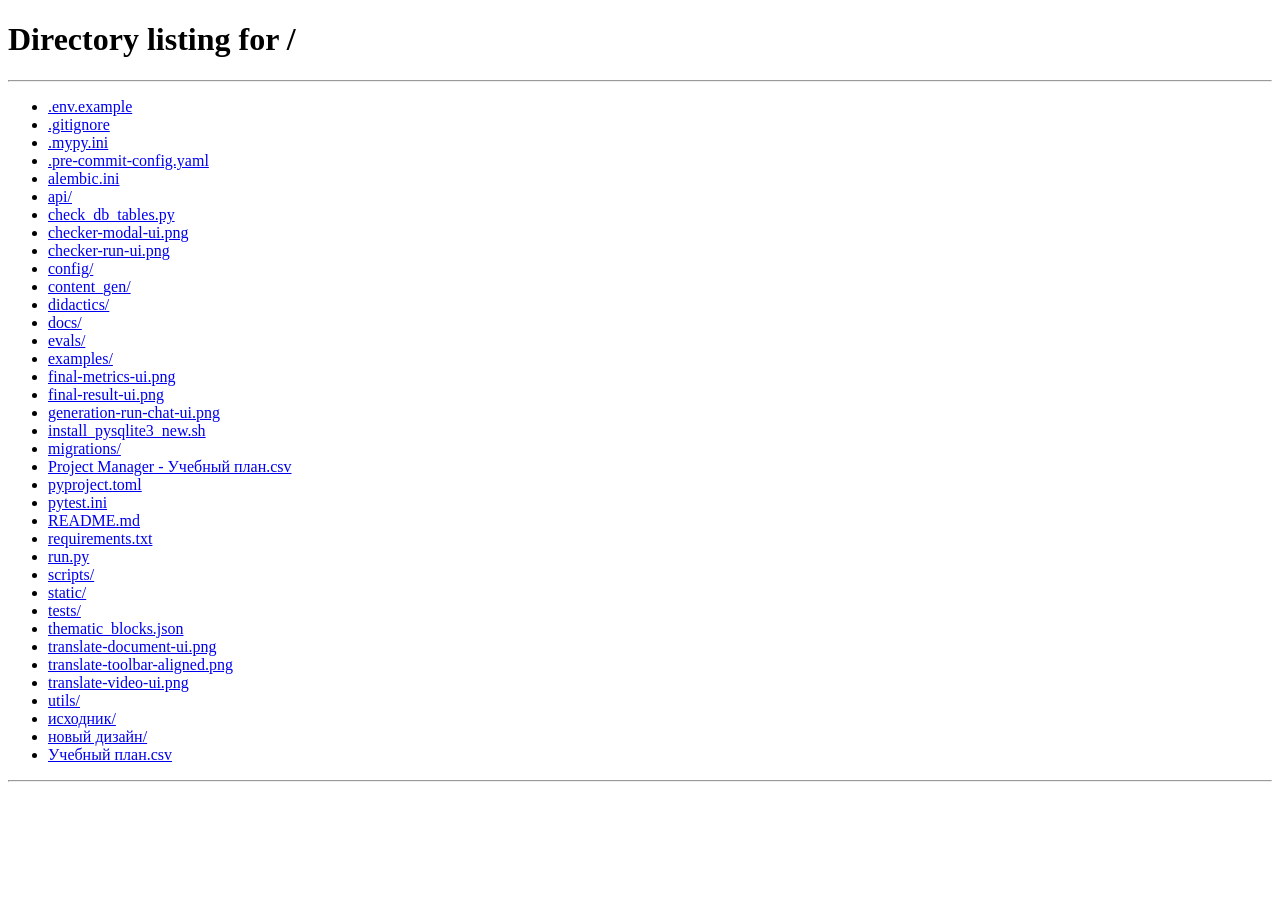
<file: static/index.html>
﻿<!DOCTYPE html>
<html lang="ru">
<head>
    <meta charset="UTF-8">
    <meta name="viewport" content="width=device-width, initial-scale=1.0">
    <title>Генератор учебных проектов - Школа 21</title>
    <link rel="preconnect" href="https://fonts.googleapis.com">
    <link rel="preconnect" href="https://fonts.gstatic.com" crossorigin>
    <link href="https://fonts.googleapis.com/css2?family=Inter:wght@400;500;600;700;800&family=JetBrains+Mono:wght@400;500;600&display=swap" rel="stylesheet">
    <script>
        window.MathJax = window.MathJax || {
            tex: {
                inlineMath: [['$', '$'], ['\\(', '\\)']],
                displayMath: [['$$', '$$'], ['\\[', '\\]']],
                processEscapes: true,
                processEnvironments: true,
                autoload: {
                    color: [],
                    colorv2: ['color'],
                    bbox: [],
                    bboxv2: ['bbox'],
                    cancel: [],
                    enclose: [],
                    extpfeil: [],
                    mhchem: [],
                    physics: [],
                    unicode: [],
                    verb: []
                }
            },
            chtml: {
                displayAlign: 'center',
                displayIndent: '0',
                scale: 1.18
            },
            svg: {
                displayAlign: 'center',
                displayIndent: '0',
                scale: 1.18
            },
            options: {
                skipHtmlTags: ['script', 'noscript', 'style', 'textarea', 'pre', 'code'],
                ignoreHtmlClass: 'tex2jax_ignore',
                processHtmlClass: 'tex2jax_process'
            },
            startup: {
                ready: () => {
                    console.log('[MathJax] MathJax готов к работе');
                    if (window.MathJax.startup) {
                        window.MathJax.startup.defaultReady();
                    }
                }
            }
        };
    </script>
    <!-- Polyfill.io удален: современные браузеры поддерживают ES6+ нативно -->
    <link rel="stylesheet" href="/static/css/styles.css?v=20260520-methodology-readable-text">
    <link rel="stylesheet" href="/static/css/s21-tokens.css?v=20260514-split2">
    <link rel="stylesheet" href="/static/css/s21-base.css?v=20260514-split2">
    <link rel="stylesheet" href="/static/css/s21-forms.css?v=20260514-split2">
    <link rel="stylesheet" href="/static/css/s21-buttons.css?v=20260514-split2">
    <link rel="stylesheet" href="/static/css/s21-badges.css?v=20260514-split2">
    <link rel="stylesheet" href="/static/css/s21-markdown.css?v=20260520-methodology-diagram-stability">
    <link rel="stylesheet" href="/static/css/s21-design.css?v=20260514-split">
    <link rel="stylesheet" href="/static/css/s21-dashboard.css?v=20260514-header-fix">
    <link rel="stylesheet" href="/static/css/s21-workflow.css?v=20260514-split3">
    <link rel="stylesheet" href="/static/css/s21-methodology.css?v=20260520-methodology-readable-text">
    <link rel="stylesheet" href="/static/css/s21-generate.css?v=20260520-methodology-readable-text">
    <link rel="stylesheet" href="/static/css/s21-metrics.css?v=20260514-split3">
    <script src="/static/js/modules/modelSelector.js?v=20260514-header-fix"></script>
    <script src="/static/js/utils/pagePrefetch.js?v=20260518-page-prefetch-lite" defer></script>
    <!-- Утилиты для UI -->
    <script src="/static/js/utils/sanitize.js?v=20260429-review-split"></script>
    <script src="/static/js/utils/toast.js?v=20260508-polish-ui"></script>
    <script src="/static/js/utils/modal.js?v=20260508-polish-ui"></script>
    <script src="/static/js/utils/loading.js?v=20260508-polish-ui"></script>
    <script src="/static/js/utils/validation.js?v=20260508-polish-ui"></script>
</head>
<body class="s21-product page-generate">
    <header class="dashboard-header dashboard-header--menu generator-topbar">
        <a class="dashboard-brand" href="/app" aria-label="Главная" hidden>
            <span>
                <span id="generatorBrandMark" class="dashboard-brand-mark">ФОРМА ПАРАМЕТРОВ</span>
                <span id="generatorBrandSub" class="dashboard-brand-sub">учебных проектов · v 2.4</span>
            </span>
        </a>

        <nav class="dashboard-nav" aria-label="Основные разделы">
            <a href="/app">Главная</a>
            <a href="/app/generate" class="active">Генерация</a>
            <a href="/app/check">Проверка</a>
            <a href="/app/translate">Перевод</a>
            <a href="/app/instruction">Инструкция</a>
        </nav>

        <div class="dashboard-header-actions">
            <div class="dashboard-model-picker" data-selected-model="openrouter">
                <button class="dashboard-model-button" type="button" aria-label="Выбрать модель ИИ" aria-haspopup="listbox" aria-expanded="false" onclick="toggleDashboardModelMenu(this)" title="Модель ИИ">
                    <span aria-hidden="true">ИИ</span>
                </button>
                <div class="dashboard-model-menu" role="listbox" aria-label="Модель ИИ" hidden>
                    <button type="button" role="option" data-model="openrouter" aria-selected="true" onclick="setDashboardModel(this.dataset.model)">openrouter</button>
                    <button type="button" role="option" data-model="deepseek" aria-selected="false" onclick="setDashboardModel(this.dataset.model)">deepseek</button>
                    <button type="button" role="option" data-model="gigachat" aria-selected="false" onclick="setDashboardModel(this.dataset.model)">gigachat</button>
                </div>
            </div>
            <button class="dashboard-user" type="button" onclick="handleLogout()" title="Выйти">
                <span class="dashboard-user-avatar" id="generatorUserInitials">U</span>
                <span id="generatorUserName">Пользователь</span>
            </button>
        </div>
    </header>

    <div class="s21-subbar generator-subbar">
        <a id="generatorBackLink" href="/app">← Главное меню</a>
        <span class="sep">/</span>
        <strong id="generatorSubbarTitle">Генерация README</strong>
        <span id="generatorSubbarStatus" class="badge info">ЧЕРНОВИК</span>
        <div id="generatorSubbarRight" class="right">✓ Автосохранено · локальное состояние</div>
    </div>

    <!-- Компактный статус генерации -->
    <div id="generationLogs" class="generation-status-panel" style="display: none;">
        <div class="generation-status-card">
            <div class="generation-status-meta">
                <span><strong>Время:</strong> <span id="generationTimer">00:00</span></span>
                <span><strong>Этап:</strong> <span id="currentAgent">Инициализация...</span></span>
            </div>
            <div id="logContent" class="generation-progress-strip"></div>
            <div id="generationTimeline" class="s21-run-timeline" aria-label="Этапы генерации">
                <div class="s21-tl-row done" data-stage="context"><span class="s21-tl-dot">01</span><span>Анализ контекста</span><span class="s21-tl-time">готово</span></div>
                <div class="s21-tl-row done" data-stage="skeleton"><span class="s21-tl-dot">02</span><span>Каркас README</span><span class="s21-tl-time">готово</span></div>
                <div class="s21-tl-row now" data-stage="theory"><span class="s21-tl-dot">03</span><span>Генерация теории и практики</span><span class="s21-tl-time">в работе</span></div>
                <div class="s21-tl-row pending" data-stage="quality"><span class="s21-tl-dot">04</span><span>Проверка качества</span><span class="s21-tl-time">ожидает</span></div>
                <div class="s21-tl-row pending" data-stage="assembly"><span class="s21-tl-dot">05</span><span>Сборка результата</span><span class="s21-tl-time">ожидает</span></div>
            </div>
            <div id="methodologyLiveStatus" class="methodology-panel methodology-panel-compact" style="display: none;"></div>
            <div id="methodologyReviewActions" class="methodology-review-actions" style="display: none;"></div>
        </div>
    </div>
    
    <div class="container">
        <div class="two-columns">
            <!-- Левая колонка: Параметры -->
            <div class="column generator-form-panel">
                <div class="generator-panel-heading">
                    <h2>Входные параметры</h2>
                    <p class="s21-page-hint">Заполните поля или загрузите CSV с паспортом учебной программы.</p>
                </div>

                <section id="generationRunSnapshot" class="generation-run-snapshot" style="display: none;" aria-label="Параметры запуска">
                    <div class="generator-panel-heading compact">
                        <h2>Параметры запуска</h2>
                        <p class="s21-page-hint">Зафиксированы на момент старта · <span id="generationRunStartedAt">—</span></p>
                    </div>
                    <div class="generation-run-params-table">
                        <div><span>Учебный план</span><strong id="runParamCurriculum">—</strong></div>
                        <div><span>Направление</span><strong id="runParamDirection">—</strong></div>
                        <div><span>Тематический блок</span><strong id="runParamBlock">—</strong></div>
                        <div><span>Проект из УП</span><strong id="runParamProject">—</strong></div>
                        <div><span>Название</span><strong id="runParamTitle">—</strong></div>
                        <div><span>Тип</span><strong id="runParamType">—</strong></div>
                        <div><span>Кол-во задач</span><strong id="runParamTasks">—</strong></div>
                        <div><span>Методология</span><strong id="runParamMethodology">—</strong></div>
                    </div>
                    <div class="generation-run-note">
                        <strong>Не закрывайте страницу.</strong>
                        <span>Прогресс сохраняется на сервере. Если связь оборвётся, запуск можно восстановить.</span>
                    </div>
                </section>

                <section class="generator-form-section">
                    <div class="generator-section-head">
                        <span class="generator-section-index">01</span>
                        <div>
                            <h3>Учебный план</h3>
                            <p>CSV с паспортом программы</p>
                        </div>
                    </div>
                    <div class="file-upload s21-accent-upload generator-upload-card" onclick="if (event.target.tagName !== 'INPUT') document.getElementById('curriculumFile').click()">
                        <input type="file" id="curriculumFile" accept=".csv" onclick="event.stopPropagation()" onchange="handleCurriculumUpload(event)">
                        <span class="generator-upload-icon"></span>
                        <span>
                            <strong id="curriculumUploadTitle">Загрузить CSV учебного плана</strong>
                            <small id="curriculumFileName" class="s21-upload-status">Поддерживается паспорт программы</small>
                        </span>
                    </div>

                    <label class="toggle-field generator-toggle-card" for="methodologyHumanReview">
                        <input type="checkbox" id="methodologyHumanReview">
                        <span>
                            <strong>Методологический режим</strong>
                            <small>Останавливать генерацию на контрольных точках для подтверждения методологом</small>
                        </span>
                    </label>
                </section>

                <section class="generator-form-section">
                    <div class="generator-section-head">
                        <span class="generator-section-index">02</span>
                        <div>
                            <h3>Контекст программы</h3>
                        </div>
                    </div>
                    <div class="generator-field-grid two">
                        <div class="form-group">
                            <label>Направление <span class="required">*</span></label>
                            <select id="direction" onchange="onDirectionChange()">
                                <option value="BSA">Бизнес аналитика</option>
                                <option value="Cb">Кибербезопасность</option>
                                <option value="DO">DevOps</option>
                                <option value="PjM">Проектный менеджмент</option>
                                <option value="QA">Тестирование и обеспечение качества</option>
                                <option value="DS">Машинное обучение</option>
                                <option value="ADD">Добавить новый</option>
                            </select>
                        </div>
                        <div class="form-group" id="curriculumBlockGroup">
                            <label>Тематический блок <span class="required">*</span></label>
                            <select id="curriculumBlock" onchange="onCurriculumBlockChange()">
                                <option value="">-- Выберите блок --</option>
                            </select>
                        </div>
                    </div>

                    <input type="hidden" id="thematicBlock" value="BSA">

                    <div class="expander generator-inline-expander" id="addBlockExpander" style="display: none;">
                        <div class="expander-header" onclick="toggleExpander('addBlockExpander')">
                            <span>Добавить новое направление</span>
                            <span>▼</span>
                        </div>
                        <div class="expander-content">
                            <div class="generator-field-grid two">
                                <div class="form-group">
                                    <label>Название направления</label>
                                    <input type="text" id="newBlockName" placeholder="Например: Машинное обучение">
                                </div>
                                <div class="form-group">
                                    <label>Кодовое обозначение</label>
                                    <input type="text" id="newBlockCode" placeholder="Например: ML">
                                </div>
                            </div>
                            <button class="btn btn-secondary" onclick="addThematicBlock()">Добавить направление</button>
                        </div>
                    </div>

                    <div class="form-group" id="curriculumProjectGroup" style="display: none;">
                        <label>Проект из УП <span class="required">*</span></label>
                        <select id="curriculumProject" onchange="onCurriculumProjectChange()">
                            <option value="">-- Выберите проект --</option>
                        </select>
                        <small class="s21-field-hint">Подтянутся образовательные результаты, навыки, инструменты и ПО по проекту</small>
                    </div>
                </section>

                <section class="generator-form-section">
                    <div class="generator-section-head">
                        <span class="generator-section-index">03</span>
                        <div>
                            <h3>Параметры проекта</h3>
                        </div>
                    </div>
                    <div class="generator-field-grid two">
                        <div class="form-group">
                            <label>Тип проекта <span class="required">*</span></label>
                            <select id="projectType" onchange="toggleGroupSize()">
                                <option value="individual">Индивидуальный</option>
                                <option value="group">Групповой</option>
                            </select>
                        </div>
                        <div class="form-group" id="groupSizeGroup" style="display: none;">
                            <label>Количество человек в группе</label>
                            <input type="number" id="groupSize" min="2" max="10" value="3">
                        </div>
                        <div class="form-group">
                            <label>Уровень аудитории</label>
                            <select id="audienceLevel">
                                <option value="beginner">Базовый</option>
                                <option value="beginner_plus" selected>Базовый+</option>
                                <option value="middle">Средний</option>
                                <option value="advanced">Продвинутый</option>
                                <option value="professional">Профессиональный</option>
                            </select>
                        </div>
                    </div>
                </section>

                <section class="generator-form-section">
                    <div class="generator-section-head">
                        <span class="generator-section-index">04</span>
                        <div>
                            <h3>Содержание</h3>
                        </div>
                    </div>
                    <div class="form-group">
                        <label>Название проекта</label>
                        <input type="text" id="titleSeed" placeholder="Название из УП или ручное название">
                    </div>
                    <div class="form-group">
                        <label>Краткое описание проекта <span class="required">*</span></label>
                        <textarea id="projectDescription" rows="4"></textarea>
                    </div>
                    <div class="form-group">
                        <label>Обязательные инструменты</label>
                        <input type="text" id="requiredTools" placeholder="Figma, Miro, Markdown">
                    </div>
                    <div class="form-group">
                        <label>Необходимое ПО</label>
                        <input type="text" id="requiredSoftware" placeholder="VS Code, Docker, PostgreSQL, браузер">
                    </div>
                    <div class="form-group">
                        <label for="storytellingType" class="storytelling-type-label">
                            Тип сторителлинга
                            <button
                                class="storytelling-help-trigger"
                                id="storytellingTypeHelpTrigger"
                                type="button"
                                aria-label="Пояснение типа сторителлинга"
                            >?</button>
                        </label>
                        <select id="storytellingType">
                            <option value="sjm" selected>Практический сторителлинг / SJM</option>
                            <option value="case">Рабочий кейс</option>
                            <option value="role_play">Ролевая ситуация</option>
                            <option value="project_scenario">Сценарий проекта</option>
                            <option value="story_arc">Сквозная история</option>
                            <option value="none">Без сторителлинга</option>
                        </select>
                    </div>
                    <div class="form-group">
                        <label>Сторителлинг / SJM</label>
                        <textarea id="storytelling" rows="4" placeholder="Кейс, роль, рабочая ситуация и ограничения проекта"></textarea>
                    </div>
                    <div class="form-group">
                        <label>Образовательные результаты</label>
                        <textarea id="learningOutcomes" rows="5" placeholder="По одному результату в строке"></textarea>
                    </div>
                    <div class="form-group">
                        <label>Получаемые навыки</label>
                        <textarea id="skills" rows="5" placeholder="По одному навыку в строке"></textarea>
                    </div>
                </section>

                <section class="generator-form-section expander open">
                    <div class="expander-header generator-section-head" onclick="toggleExpander('advancedExpander')">
                        <span class="generator-section-index">05</span>
                        <div>
                            <h3>Дополнительные настройки</h3>
                            <p>Визуальные блоки, опорные материалы и параметры репозитория</p>
                        </div>
                        <span class="generator-expander-icon">▼</span>
                    </div>
                    <div class="expander-content" id="advancedExpander">
                        <div class="generator-field-grid two">
                            <label class="toggle-field generator-toggle-card" for="includeDiagrams">
                                <input type="checkbox" id="includeDiagrams">
                                <span><strong>Mermaid-диаграммы</strong><small>Разрешить диаграммы в теории</small></span>
                            </label>
                            <label class="toggle-field generator-toggle-card" for="includeTables">
                                <input type="checkbox" id="includeTables">
                                <span><strong>Таблицы</strong><small>Разрешить таблицы в теории</small></span>
                            </label>
                            <label class="toggle-field generator-toggle-card" for="includeFormulas">
                                <input type="checkbox" id="includeFormulas">
                                <span><strong>Формулы</strong><small>Разрешить формулы в теории</small></span>
                            </label>
                            <label class="toggle-field generator-toggle-card" for="generateBonus">
                                <input type="checkbox" id="generateBonus" onchange="toggleBonusWish()">
                                <span><strong>Бонусное задание</strong><small>Добавить опциональный бонус</small></span>
                            </label>
                        </div>

                        <div class="form-group" id="bonusWishGroup" style="display: none;">
                            <label>Дополнение к бонусному заданию</label>
                            <textarea id="bonusWish" rows="3"></textarea>
                        </div>

                        <div class="generator-subsection-title">Метаданные из УП</div>
                        <div class="generator-field-grid two">
                            <div class="form-group">
                                <label>Название на платформе</label>
                                <input type="text" id="platformName" placeholder="Platform / GitLab name">
                            </div>
                            <div class="form-group">
                                <label>Трудоемкость, часы</label>
                                <input type="number" id="workloadHours" min="0" step="0.5">
                            </div>
                        </div>
                        <div class="form-group">
                            <label>Опорные материалы</label>
                            <textarea id="additionalMaterials" rows="3" placeholder="Ссылки, выдержки, материалы из УП или reference-контекст"></textarea>
                        </div>

                        <div class="generator-field-grid two">
                            <div class="form-group">
                                <label>Классификация проекта</label>
                                <select id="projectContentType">
                                    <option value="">Определить автоматически</option>
                                    <option value="hard_code">Технический: программирование</option>
                                    <option value="low_code">Технический: данные / QA / DevOps</option>
                                    <option value="no_code">Бизнес / гуманитарный / без кода</option>
                                </select>
                            </div>
                            <div class="form-group">
                                <label>Базовый URL репозитория</label>
                                <input type="text" id="repoBaseUrl" placeholder="https://github.com/school21/project-name">
                            </div>
                        </div>

                        <div class="form-group">
                            <label>Шаблон пути в репозитории</label>
                            <input type="text" id="repoPathTemplate" value="repo/part-03/task-{num:02d}/README.md">
                        </div>

                    </div>
                </section>

                <div class="generator-sticky-actions">
                    <button class="btn btn-secondary btn-soft" onclick="clearForm()">Очистить форму</button>
                    <button class="btn btn-primary btn-lg" id="generateBtn" onclick="generateContent()">
                        <span>Сгенерировать</span>
                    </button>
                    <button class="btn btn-danger btn-lg" id="cancelGenerationBtn" onclick="cancelGeneration()" style="display: none;">
                        <span>Аварийная остановка генерации</span>
                    </button>
                </div>
            </div>
            
            <!-- Правая колонка: Результаты -->
            <div class="column generator-result-panel">
                <h2 class="generator-result-title">Результаты генерации</h2>

                <section id="generationRunView" class="generation-run-view" style="display: none;" aria-label="Прогресс генерации">
                    <div class="generation-run-head">
                        <div class="generation-run-ring" id="generationRunRing" style="--run-progress: 0%;">
                            <span id="generationRunPercent">0%</span>
                        </div>
                        <div class="generation-run-title-block">
                            <div class="generation-run-kicker">Этап <span id="generationRunStageIndex">1</span> из <span id="generationRunStageTotal">8</span></div>
                            <h2 id="generationRunTitle">Инициализация пайплайна</h2>
                            <p id="generationRunSubtitle">Подготавливаем контекст и проверяем входные параметры.</p>
                        </div>
                        <div class="generation-run-time">
                            <span>Время</span>
                            <strong id="generationRunTimer">00:00</strong>
                            <small id="generationRunRemaining">осталось ~ 8–15 мин</small>
                        </div>
                    </div>

                    <div class="generation-pipeline-card">
                        <ol id="generationRunTimeline" class="generation-pipeline-list">
                            <li class="generation-pipeline-step now" data-run-stage="context"><span>01</span><div><strong>Анализ контекста</strong><small>учебный план, результаты обучения, соседние проекты</small></div><em>в работе</em></li>
                            <li class="generation-pipeline-step pending" data-run-stage="planning"><span>02</span><div><strong>Планирование практики</strong><small>количество задач, сложность, артефакты</small></div><em>ожидает</em></li>
                            <li class="generation-pipeline-step pending" data-run-stage="skeleton"><span>03</span><div><strong>Каркас README</strong><small>структура, содержание, навигация</small></div><em>ожидает</em></li>
                            <li class="generation-pipeline-step pending" data-run-stage="theory"><span>04</span><div><strong>Генерация теории</strong><small>разделы, примеры, визуальные блоки</small></div><em>ожидает</em></li>
                            <li class="generation-pipeline-step pending" data-run-stage="practice"><span>05</span><div><strong>Генерация практики</strong><small>задачи, p2p-критерии, материалы</small></div><em>ожидает</em></li>
                            <li class="generation-pipeline-step pending" data-run-stage="quality"><span>06</span><div><strong>Проверка качества</strong><small>структура, связность, полнота</small></div><em>ожидает</em></li>
                            <li class="generation-pipeline-step pending" data-run-stage="evaluation"><span>07</span><div><strong>Оценка по критериям</strong><small>rubric, замечания, score</small></div><em>ожидает</em></li>
                            <li class="generation-pipeline-step pending" data-run-stage="assembly"><span>08</span><div><strong>Сборка результата</strong><small>README, отчёты, архив</small></div><em>ожидает</em></li>
                        </ol>
                    </div>

                    <div id="generationRunCheckpoint" class="generation-run-checkpoint" style="display: none;">
                        <strong>Контрольная точка методолога.</strong>
                        <span id="generationRunCheckpointText">Пайплайн ожидает решения методолога.</span>
                    </div>

                    <details class="generation-run-log" open>
                        <summary><span></span> Лог пайплайна</summary>
                        <div id="generationRunLogContent">Запуск готовится...</div>
                    </details>
                </section>

                <div id="methodologyReviewWorkspace" class="methodology-review-workspace methodology-review-actions" style="display: none;"></div>
                
                <div id="noResults" class="generator-empty-state">
                    <div class="generator-empty-orbit">
                        <span></span>
                    </div>
                    <h3>Результаты появятся здесь</h3>
                    <p>Заполните входные параметры слева и запустите генерацию. Полный пайплайн занимает 8–15 минут.</p>
                    <div class="generator-result-checklist">
                        <div><span>✓</span><strong>README.md</strong><small>теория, практика, критерии оценки</small></div>
                        <div><span>✓</span><strong>check-list.yml</strong><small>чек-лист p2p-проверки по итоговому README</small></div>
                        <div><span>✓</span><strong>План практики</strong><small>задачи, формулы, чек-листы, сложность</small></div>
                        <div><span>✓</span><strong>Метрики качества</strong><small>39 критериев, антиплагиат, читаемость</small></div>
                        <div><span>✓</span><strong>Архив для скачивания</strong><small>результаты в .zip с отчётами</small></div>
                    </div>
                </div>
                
                <div id="resultsArea" style="display: none;">
                    <section id="generationResultSummary" class="s21-result-summary" aria-label="Сводка результата">
                        <article class="s21-summary-card s21-score-card">
                            <div class="s21-score-ring" id="generationScoreRing">
                                <span id="generationScorePercent">0%</span>
                            </div>
                            <div>
                                <div class="s21-summary-label">Оценка README</div>
                                <div class="s21-summary-value" id="generationScoreValue">—</div>
                                <div class="s21-summary-note" id="generationScoreMeta">Метрики появятся после проверки</div>
                            </div>
                        </article>
                        <article class="s21-summary-card">
                            <div class="s21-summary-label">Слов</div>
                            <div class="s21-summary-value" id="generationWordsValue">—</div>
                            <div class="s21-summary-note">Объем итогового README</div>
                        </article>
                        <article class="s21-summary-card">
                            <div class="s21-summary-label">Практика</div>
                            <div class="s21-summary-value" id="generationTasksValue">—</div>
                            <div class="s21-summary-note" id="generationTasksMeta">Задачи и бонус</div>
                        </article>
                        <article class="s21-summary-card">
                            <div class="s21-summary-label">Артефакты</div>
                            <div class="s21-summary-value" id="generationAssetsValue">—</div>
                            <div class="s21-summary-note">Файлы для скачивания</div>
                        </article>
                    </section>

                    <div id="warningsArea"></div>
                    
                    <!-- Перегенерация -->
                    <section class="s21-regeneration-panel result-regeneration-tools regen-only-action">
                        <div class="s21-panel-head">
                            <div>
                                <h3>Перегенерация контента</h3>
                                <p>Опишите точечные изменения, если итоговый README нужно поправить.</p>
                            </div>
                        </div>
                        <div class="form-group">
                            <label>Комментарии по изменению README</label>
                            <textarea id="regenerationComments" rows="4" placeholder="Опишите, что нужно изменить в README..."></textarea>
                            <div class="s21-inline-actions end">
                                <button class="btn btn-secondary btn-sm" type="button" onclick="insertRegenerationTemplate()">
                                    Вставить шаблон комментариев
                                </button>
                            </div>
                        </div>
                        <div id="regenerationChanges" class="s21-warning-slot" style="display: none;">
                            <div class="form-group">
                                <label>Что было изменено:</label>
                                <div id="regenerationChangesList" class="info-box s21-changes-list"></div>
                            </div>
                        </div>
                        <div class="btn-group">
                            <button class="btn regen-only-action" onclick="regenerateContent()">Перегенерировать</button>
                            <button class="btn btn-secondary regen-only-action" onclick="clearRegeneration()">Очистить перегенерацию</button>
                            <button class="btn btn-secondary regen-only-action" onclick="fillCommentsFromFailedCriteria()">Заполнить из непройденных критериев</button>
                        </div>
                    </section>
                    
                    <div class="divider"></div>
                    
                    <section class="generation-final-card" aria-label="Результаты генерации">
                        <div class="generation-final-tabsbar">
                            <div class="tabs result-tabs">
                                <button class="tab active" onclick="showTab('readme', this)">Итоговый README</button>
                                <button class="tab" onclick="showTab('practice', this)">Практика</button>
                                <button class="tab" onclick="showTab('generatedData', this)">Данные</button>
                                <button class="tab" onclick="showTab('metrics', this)">Метрики</button>
                                <button class="tab" onclick="showTab('report', this)">Отчёт</button>
                            <button class="tab regen-only-action" data-result-tab="regen" onclick="showTab('regen', this)">Перегенерация</button>
                            </div>
                            <div class="result-view-actions" aria-label="Режим просмотра README">
                                <button id="readmeModeCompare" type="button" class="btn btn-secondary btn-sm" onclick="compareCurrentResult()">Сравнить</button>
                                <div class="result-view-toggle">
                                    <button id="readmeModeMarkdown" type="button" onclick="setReadmeRenderMode('markdown')">Markdown</button>
                                    <button id="readmeModePreview" type="button" class="active" onclick="setReadmeRenderMode('preview')">Превью</button>
                                </div>
                            </div>
                        </div>
                        
                        <!-- Вкладка README -->
                        <div id="readme" class="tab-content active">
                            <div class="result-readme-layout">
                                <aside id="readmeToc" class="readme-toc" aria-label="Содержание README"></aside>
                                <div id="readmeContent" class="markdown-preview result-markdown"></div>
                            </div>
                        </div>
                        
                        <!-- Вкладка Практика -->
                        <div id="practice" class="tab-content">
                            <div class="result-panel-body">
                                <h3>План практики</h3>
                                <div id="practicePlanDetails" class="info-box"></div>
                                <div class="divider"></div>
                                <h3>CriticAgent</h3>
                                <div id="practiceCriticIssues" class="info-box"></div>
                            </div>
                        </div>

                        <!-- Вкладка Данные -->
                        <div id="generatedData" class="tab-content">
                            <div class="result-panel-body">
                                <h3>Сгенерированные данные</h3>
                                <div id="generatedDataContent" class="generated-data-panel info-box"></div>
                            </div>
                        </div>
                        
                        <!-- Вкладка Метрики -->
                        <div id="metrics" class="tab-content">
                            <div class="result-panel-body metrics-result-body">
                                <div id="metricsVersionSwitcher" class="s21-version-switcher" style="display: none;">
                                    <div class="tabs">
                                        <button class="tab active" id="metricsTabOriginal" onclick="switchMetricsVersion('original', this)">Оригинальная генерация</button>
                                        <button class="tab" id="metricsTabRegen" onclick="switchMetricsVersion('regenerated', this)">Перегенерированная</button>
                                    </div>
                                </div>
                                <div id="metricsContentOriginal" class="metrics-version-content"></div>
                                <div id="metricsContentRegen" class="metrics-version-content" style="display: none;"></div>
                            </div>
                        </div>
                        
                        <!-- Вкладка Отчет -->
                        <div id="report" class="tab-content">
                            <div class="result-panel-body">
                                <div id="reportVersionSwitcher" class="s21-version-switcher" style="display: none;">
                                    <div class="tabs">
                                        <button class="tab active" id="reportTabOriginal" onclick="switchReportVersion('original', this)">Оригинальная генерация</button>
                                        <button class="tab" id="reportTabRegen" onclick="switchReportVersion('regenerated', this)">Перегенерированная</button>
                                    </div>
                                </div>
                                <div id="reportContentOriginal" class="report-version-content"></div>
                                <div id="reportContentRegen" class="report-version-content" style="display: none;"></div>
                            </div>
                        </div>
                        
                        <!-- Вкладка Перегенерация -->
                        <div id="regen" class="tab-content">
                            <div class="result-panel-body">
                                <details id="regenerationScopeDetails" class="s21-regeneration-panel regeneration-scope-panel">
                                    <summary class="regeneration-scope-summary">
                                        <span>
                                            <strong>Части README для перегенерации</strong>
                                            <small>Отметьте нужные части README и задайте отдельные инструкции для каждой.</small>
                                        </span>
                                        <span class="regeneration-scope-filter" aria-hidden="true">
                                            <span>Фильтр разделов</span>
                                            <span class="regeneration-scope-filter-icon">›</span>
                                        </span>
                                    </summary>
                                    <div class="regeneration-scope-body">
                                        <div id="regenerationSectionSelector" class="regeneration-section-selector"></div>
                                        <div class="regeneration-global-comment">
                                            <label for="regenerationGlobalComment">Общая правка</label>
                                            <textarea id="regenerationGlobalComment" rows="4" placeholder="Глобальные инструкции по README или проекту: что поправить во всех затронутых главах, заданиях, критериях или формулировках..." oninput="renderRegenerationSectionComments()"></textarea>
                                            <small>Эта правка будет объединена с выбранными частями README и сохранёнными инструкциями предыдущих перегенераций.</small>
                                        </div>
                                        <div class="s21-inline-actions end">
                                            <button class="btn btn-sm regen-only-action" type="button" onclick="regenerateContent()">
                                                Запустить перегенерацию
                                            </button>
                                        </div>
                                        <div id="regenerationSectionComments" class="regeneration-section-comments" aria-live="polite"></div>
                                    </div>
                                </details>
                                <div class="divider"></div>
                                <div class="result-readme-layout regeneration-readme-layout">
                                    <aside id="regenToc" class="readme-toc" aria-label="Содержание перегенерированного README"></aside>
                                    <div id="regenContent" class="markdown-preview result-markdown"></div>
                                </div>
                                <div class="divider"></div>
                                <h3>Скачать</h3>
                                <button class="btn" onclick="downloadRegeneratedResults()" id="downloadRegenBtn">Скачать перегенерированный архив</button>
                            </div>
                        </div>
                    </section>
                </div>
            </div>
        </div>
    </div>

    <aside id="methodologyAssistantChat" class="methodology-assistant-chat" style="display: none;" aria-label="Чат методолога">
        <div class="assistant-chat-head">
            <div class="assistant-avatar">М</div>
            <div>
                <strong>Методолог-ассистент</strong>
                <small id="assistantChatStatus">генерация активна</small>
            </div>
            <span id="assistantChatStage" class="assistant-stage-pill">ПАЙПЛАЙН</span>
            <button type="button" id="assistantChatClose" class="assistant-chat-close" aria-label="Скрыть чат">×</button>
        </div>
        <div id="assistantChatMessages" class="assistant-chat-messages">
            <div class="assistant-message assistant">
                <span>М</span>
                <div>Я буду держать контекст запуска. Пишите сюда замечания по ходу генерации; на контрольной точке смогу отправить их как правку методолога.</div>
            </div>
        </div>
        <div id="assistantChatActions" class="assistant-chat-actions" style="display: none;" aria-label="Действия методолога">
            <button type="button" id="assistantActionContinue">Продолжить</button>
            <button type="button" id="assistantActionEdit">Редактировать</button>
            <button type="button" id="assistantActionAccept">Принять</button>
            <button type="button" id="assistantActionCompare">Сравнить</button>
        </div>
        <div id="assistantTargetPicker" class="assistant-target-picker" style="display: none;" aria-label="Область правки">
            <div class="assistant-target-picker-head">
                <strong>К чему применить правку</strong>
                <span>Выберите область и напишите правку в чат.</span>
            </div>
            <select id="assistantChangeTarget" class="assistant-target-select" aria-label="Выбранная область правки">
                <option value="">Текущий блок</option>
            </select>
            <div id="assistantTargetChips" class="assistant-target-chips" role="listbox" aria-label="Блоки для правки"></div>
        </div>
        <div class="assistant-chat-suggestions" aria-label="Быстрые команды">
            <button type="button" data-assistant-suggestion="Добавь больше коротких примеров в текущий раздел.">+ примеры</button>
            <button type="button" data-assistant-suggestion="Упрости текущую практическую задачу и снизь порог входа.">упростить</button>
            <button type="button" data-assistant-suggestion="Добавь промежуточный шаг с визуализацией результата.">добавить шаг</button>
            <button type="button" data-assistant-suggestion="Исправь замечания по непройденным критериям без изменения структуры проекта.">по непройденным критериям</button>
        </div>
        <div class="assistant-chat-input-row">
            <textarea id="assistantChatInput" rows="1" placeholder="Комментарий методолога..."></textarea>
            <button type="button" id="assistantChatSend" aria-label="Отправить комментарий">➤</button>
        </div>
    </aside>
    
    <script src="/static/js/modules/stateStores.js?v=20260515-store-refactor"></script>
    <script src="/static/js/modules/markdownRendering.js?v=20260520-methodology-diagram-stability"></script>
    <script src="/static/js/modules/generationRunView.js?v=20260514-split"></script>
    <script src="/static/js/modules/generationPolling.js?v=20260519-state-restore"></script>
    <script src="/static/js/modules/generationPersistence.js?v=20260519-state-restore"></script>
    <script src="/static/js/modules/curriculumForm.js?v=20260514-split"></script>
    <script src="/static/js/modules/generationResultTabs.js?v=20260515-regen-panel-fix"></script>
    <script src="/static/js/modules/generationFormState.js?v=20260517-storytelling-help"></script>
    <script src="/static/js/modules/metricsView.js?v=20260518-checker-filter-state"></script>
    <script src="/static/js/modules/translationPage.js?v=20260514-video-progress"></script>
    <script src="/static/js/utils/authSession.js?v=20260518-auth-session"></script>
    <script src="/static/js/modules/methodologyAssistantChat.js?v=20260519-state-restore"></script>
    <script src="/static/js/modules/methodologyPanel.js?v=20260520-methodology-diagram-stability"></script>
    <script src="/static/js/main.js?v=20260518-diagram-compact"></script>
</body>
</html>
</file>
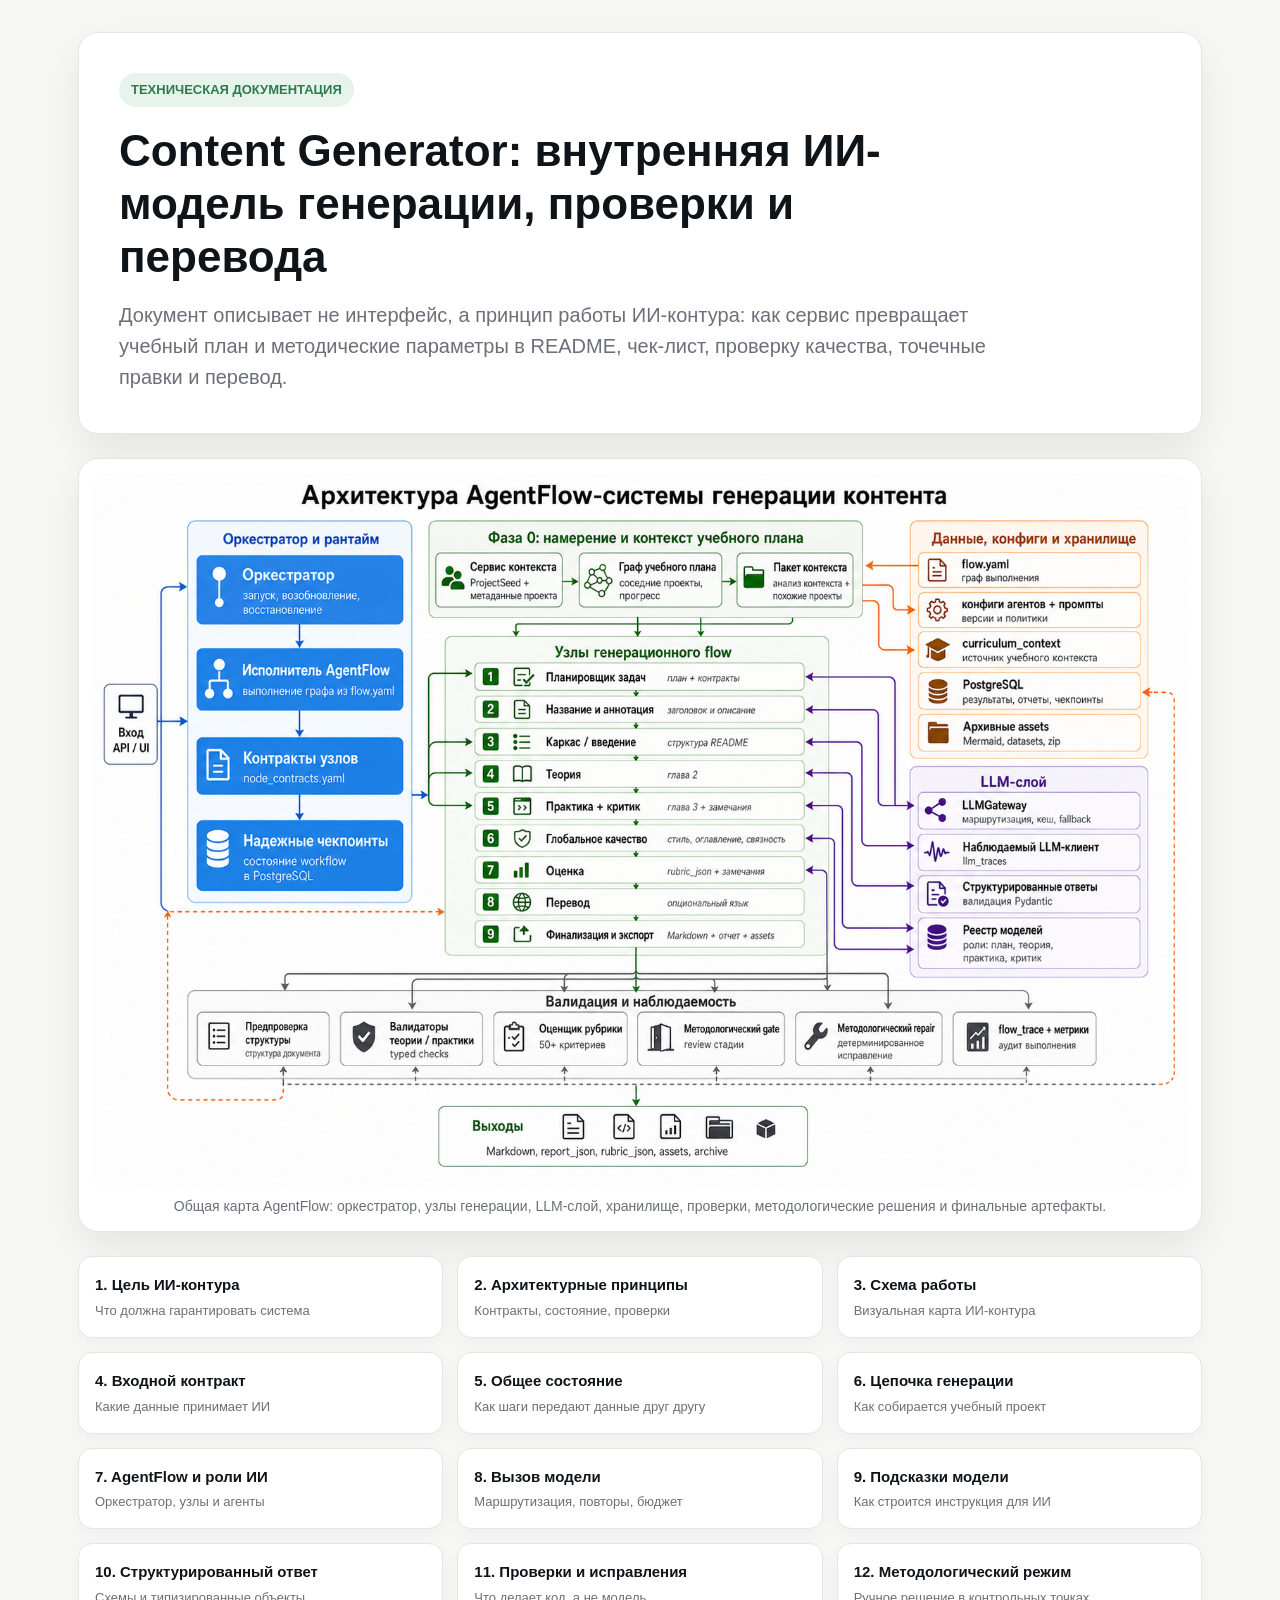
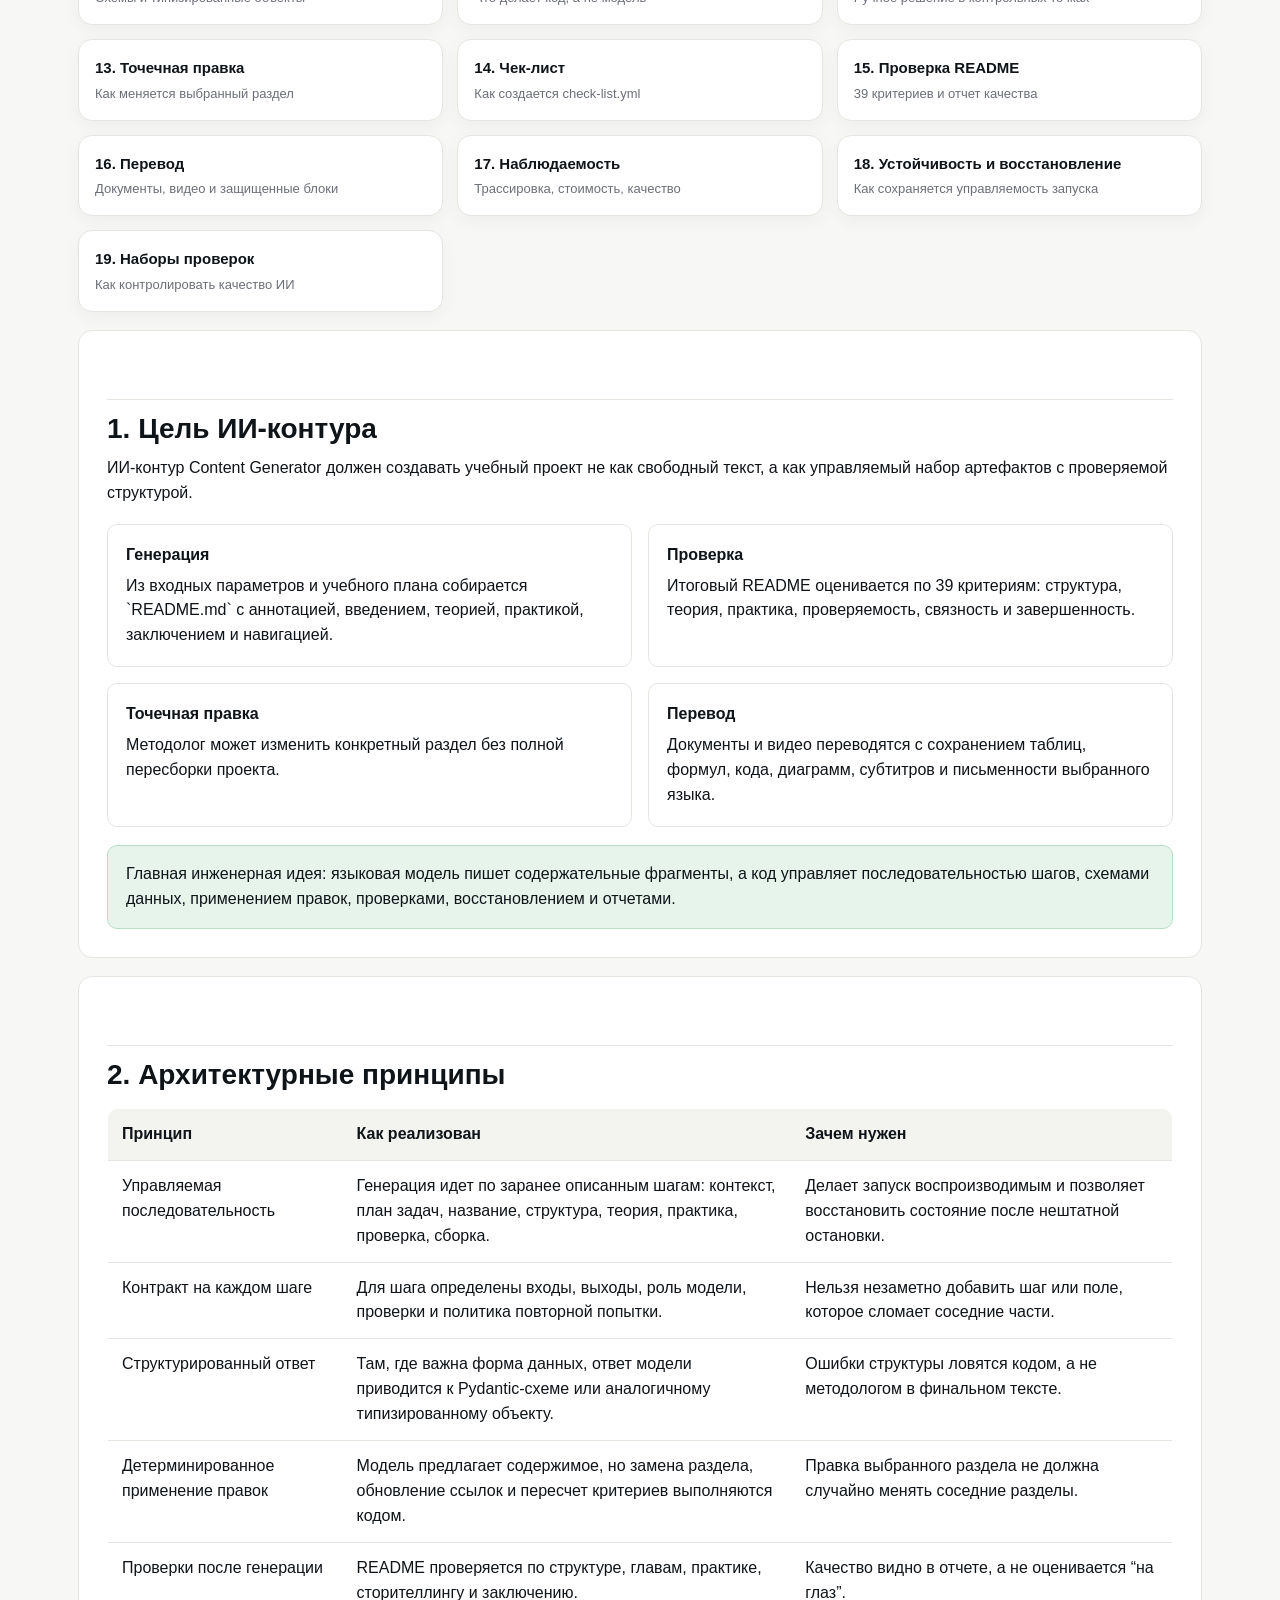
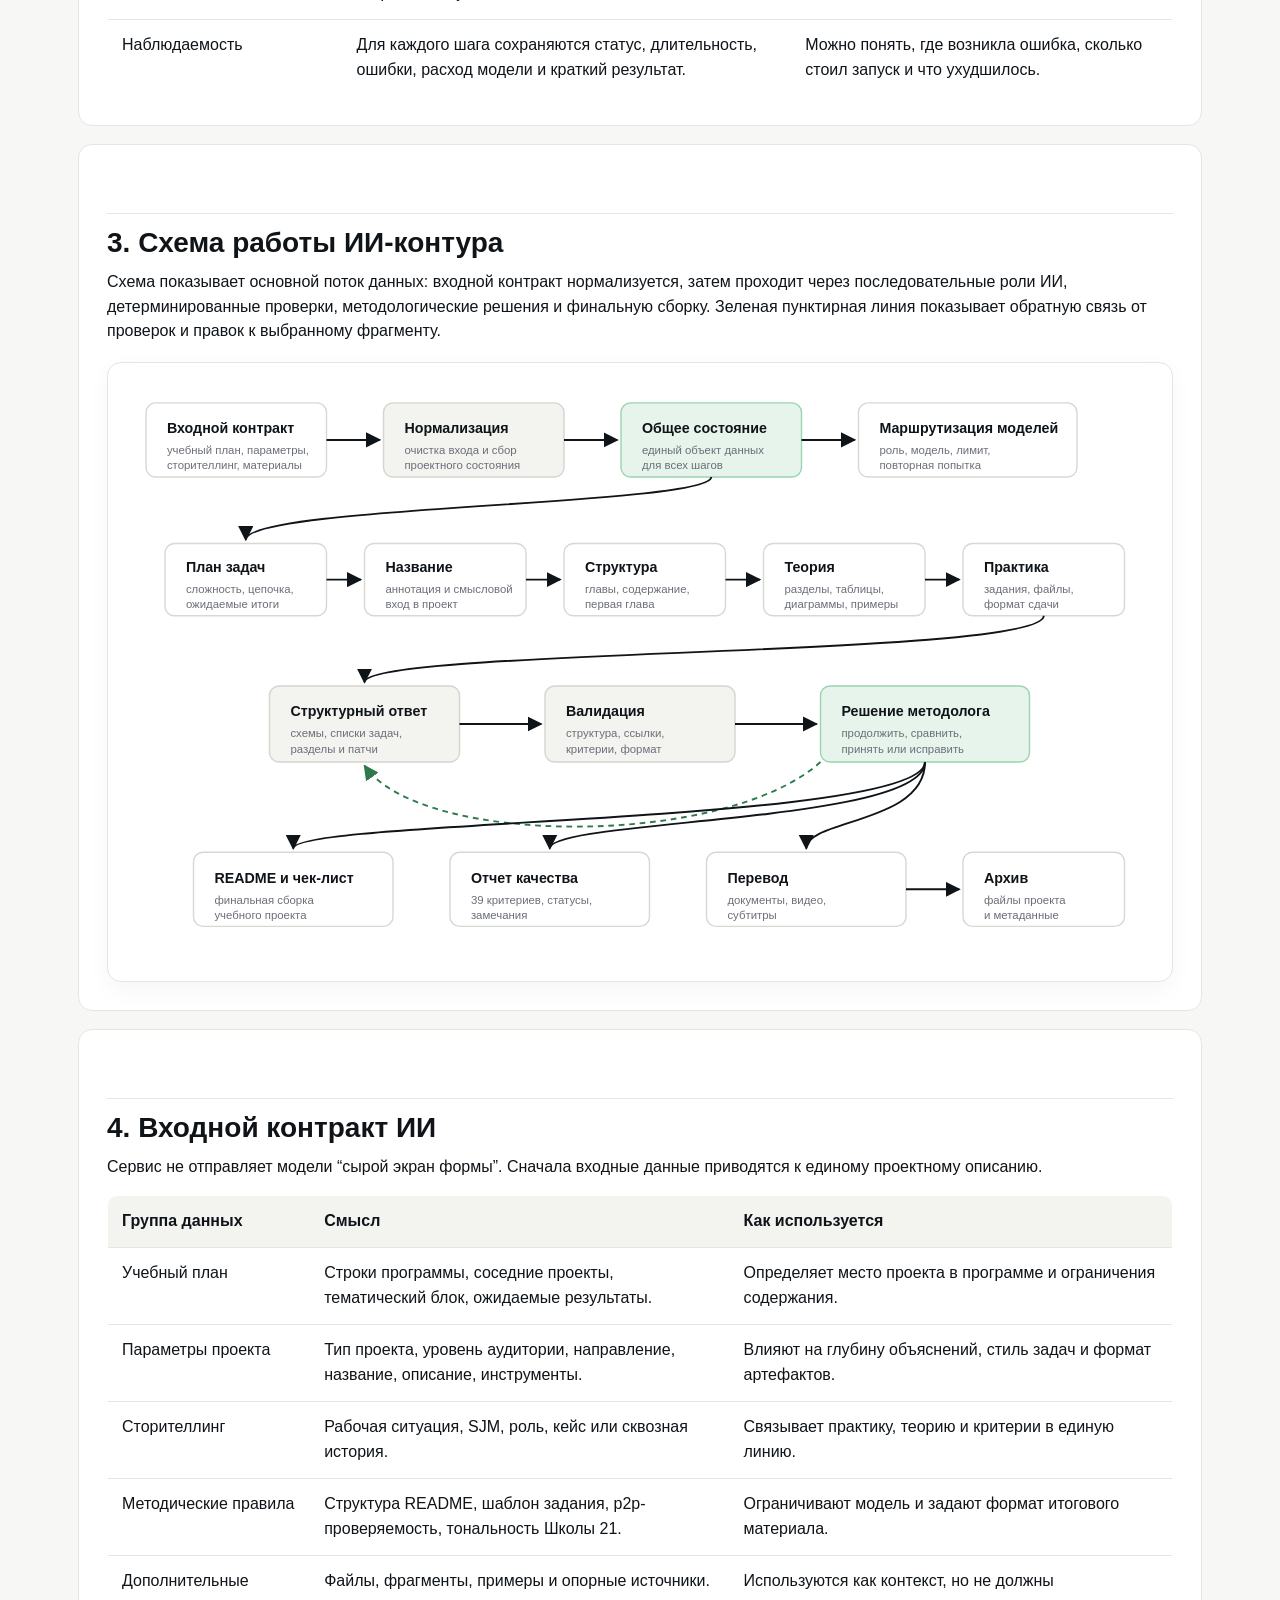
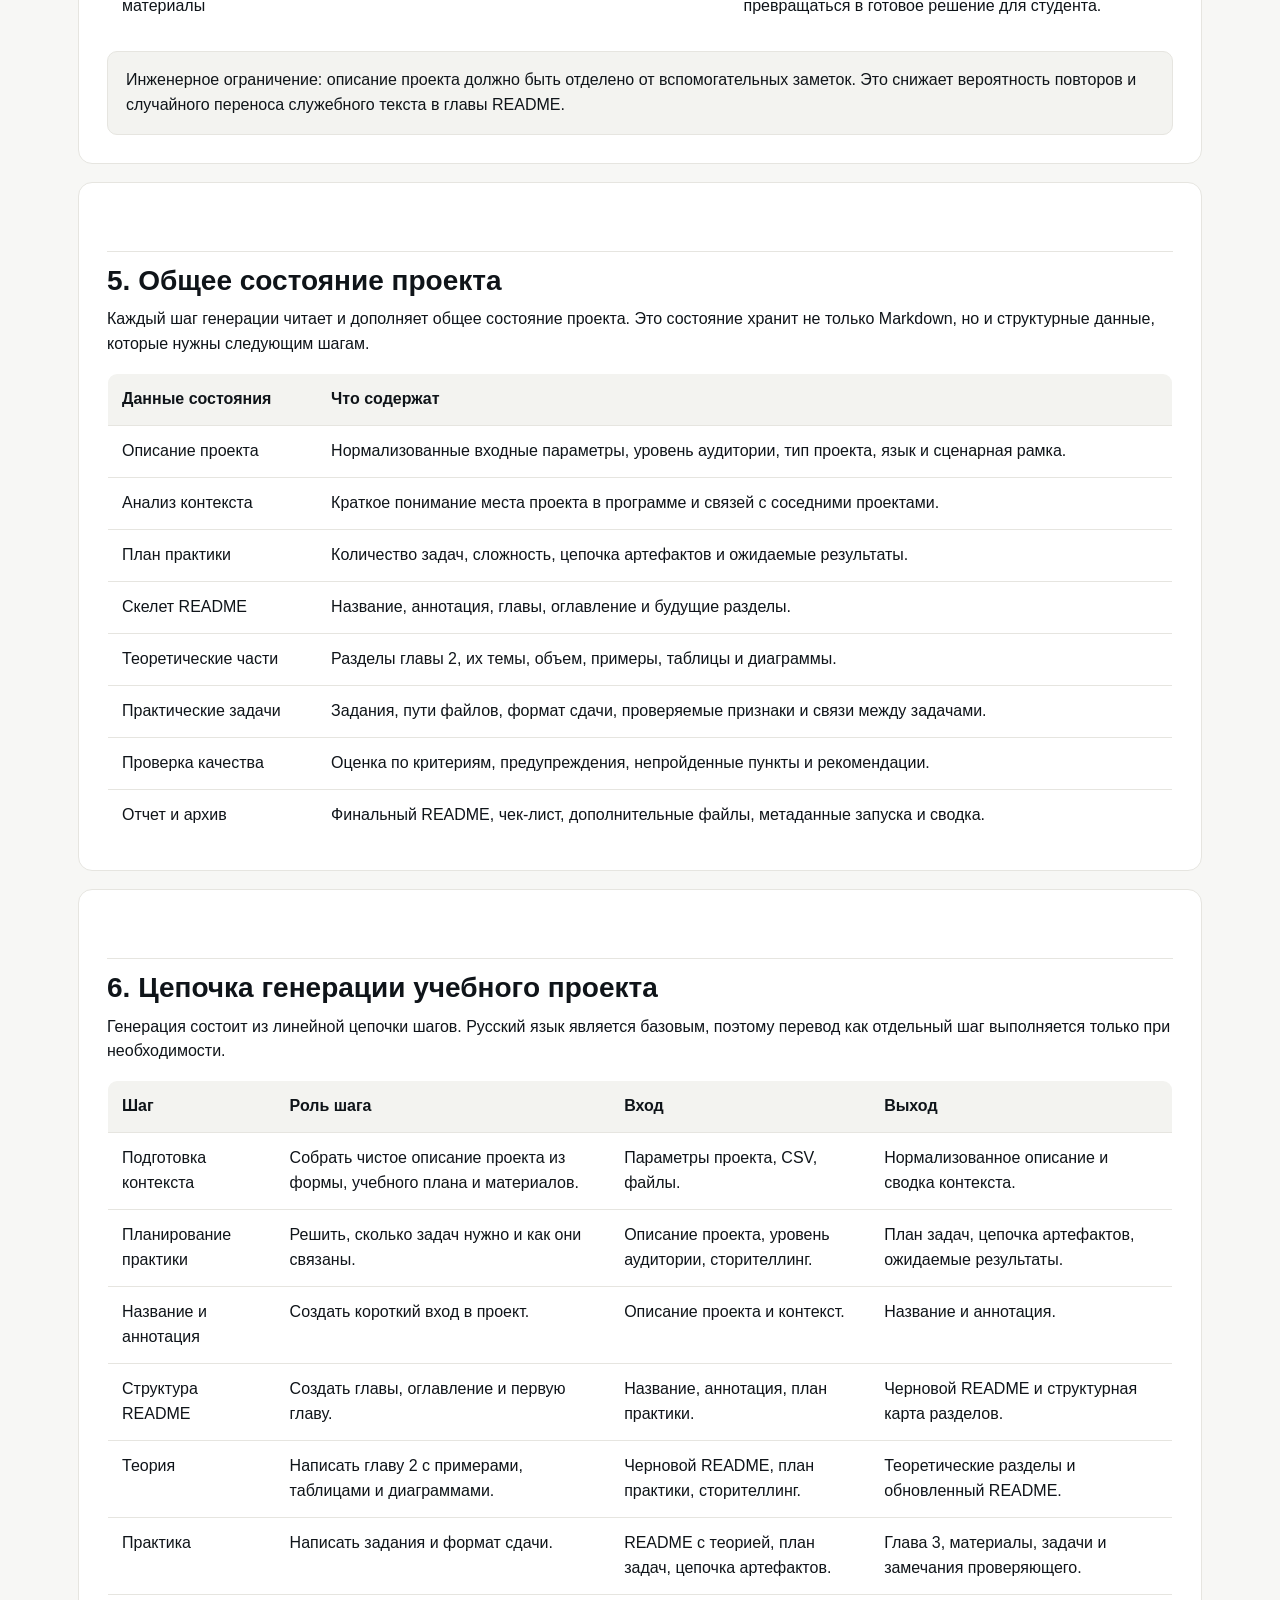
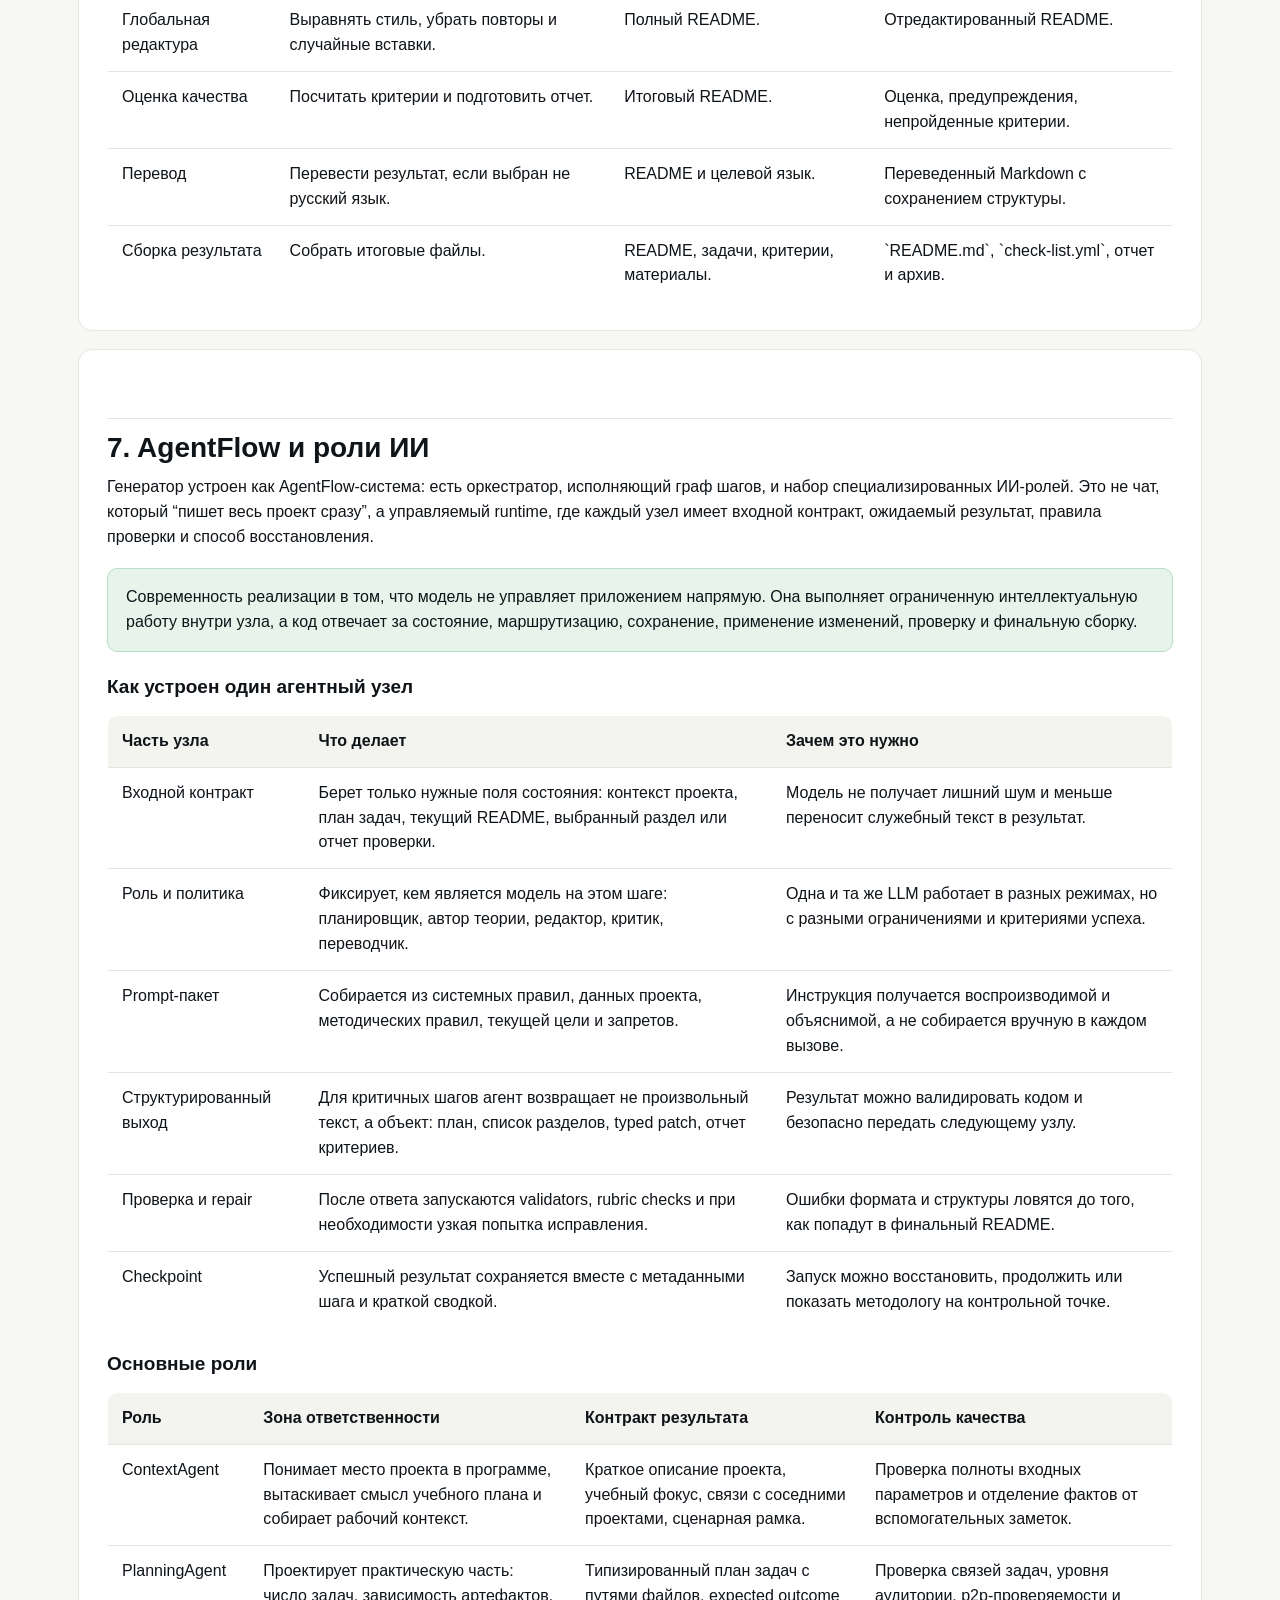
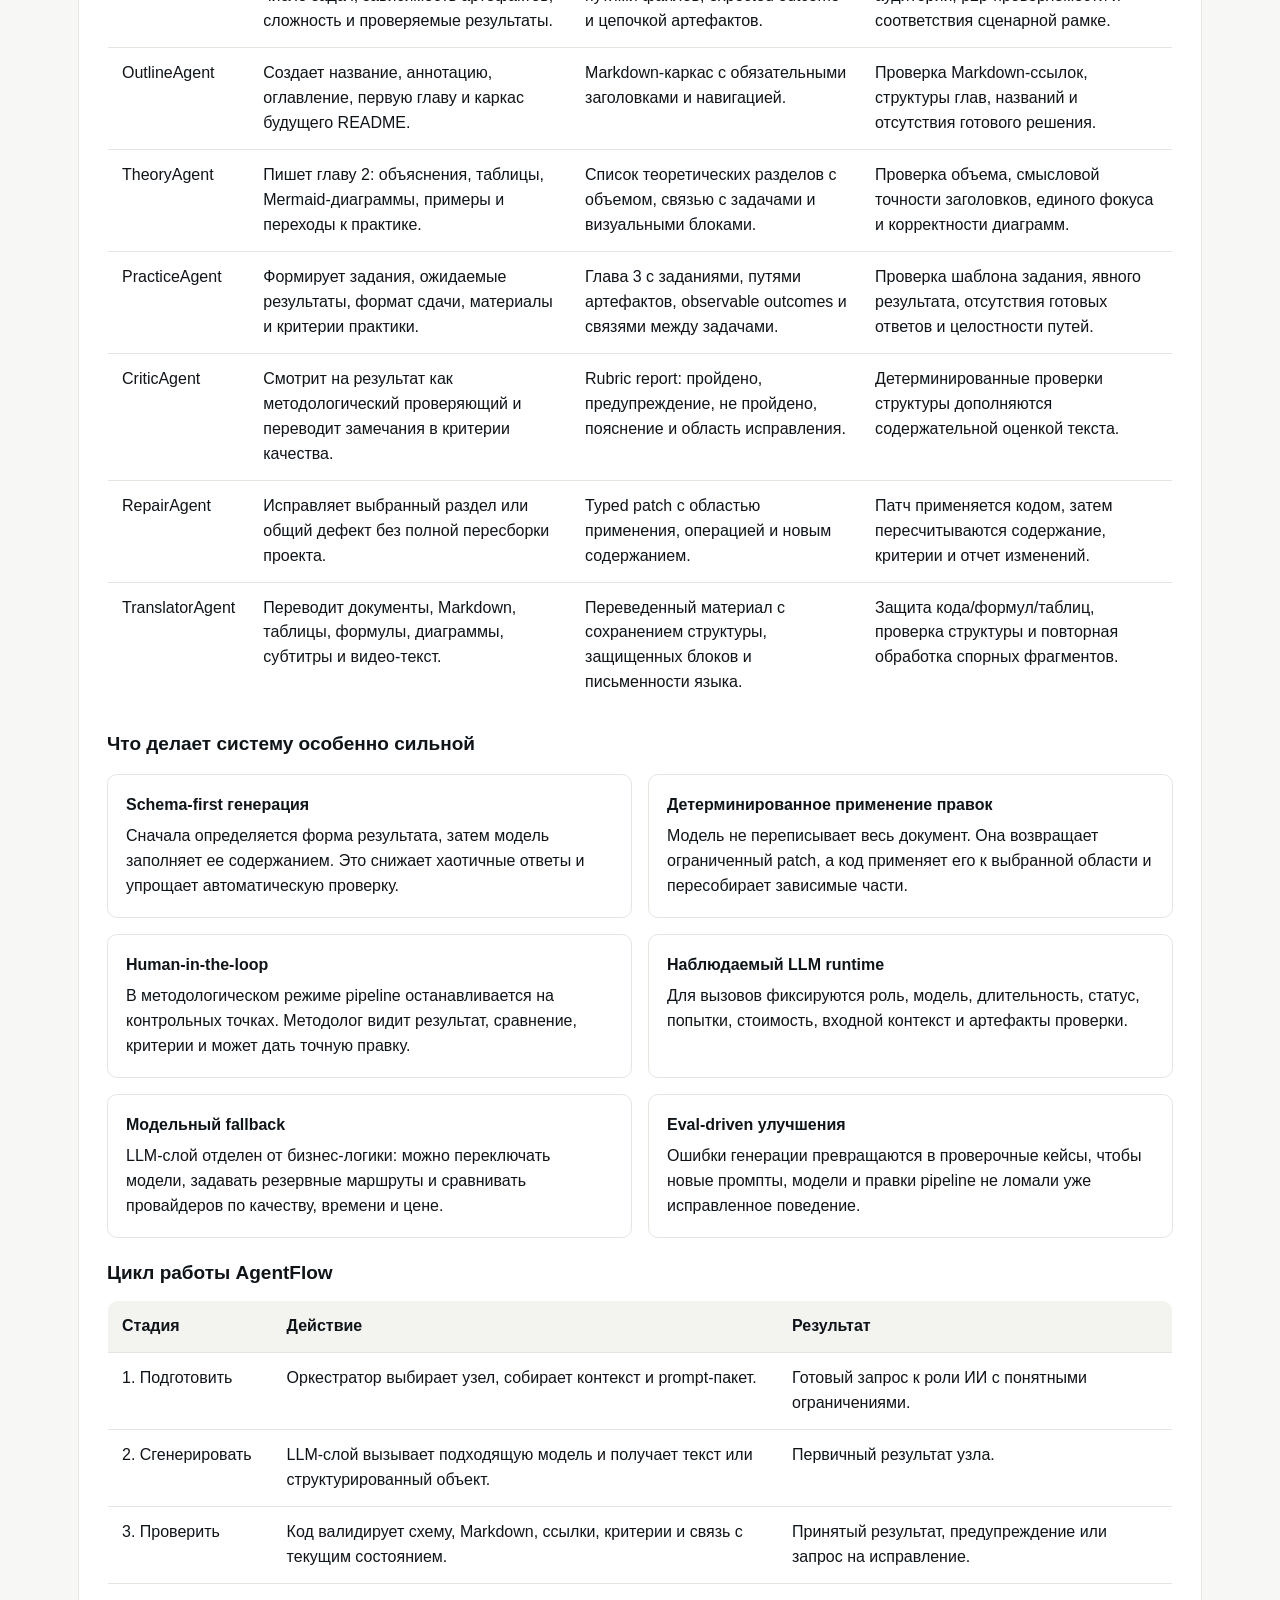
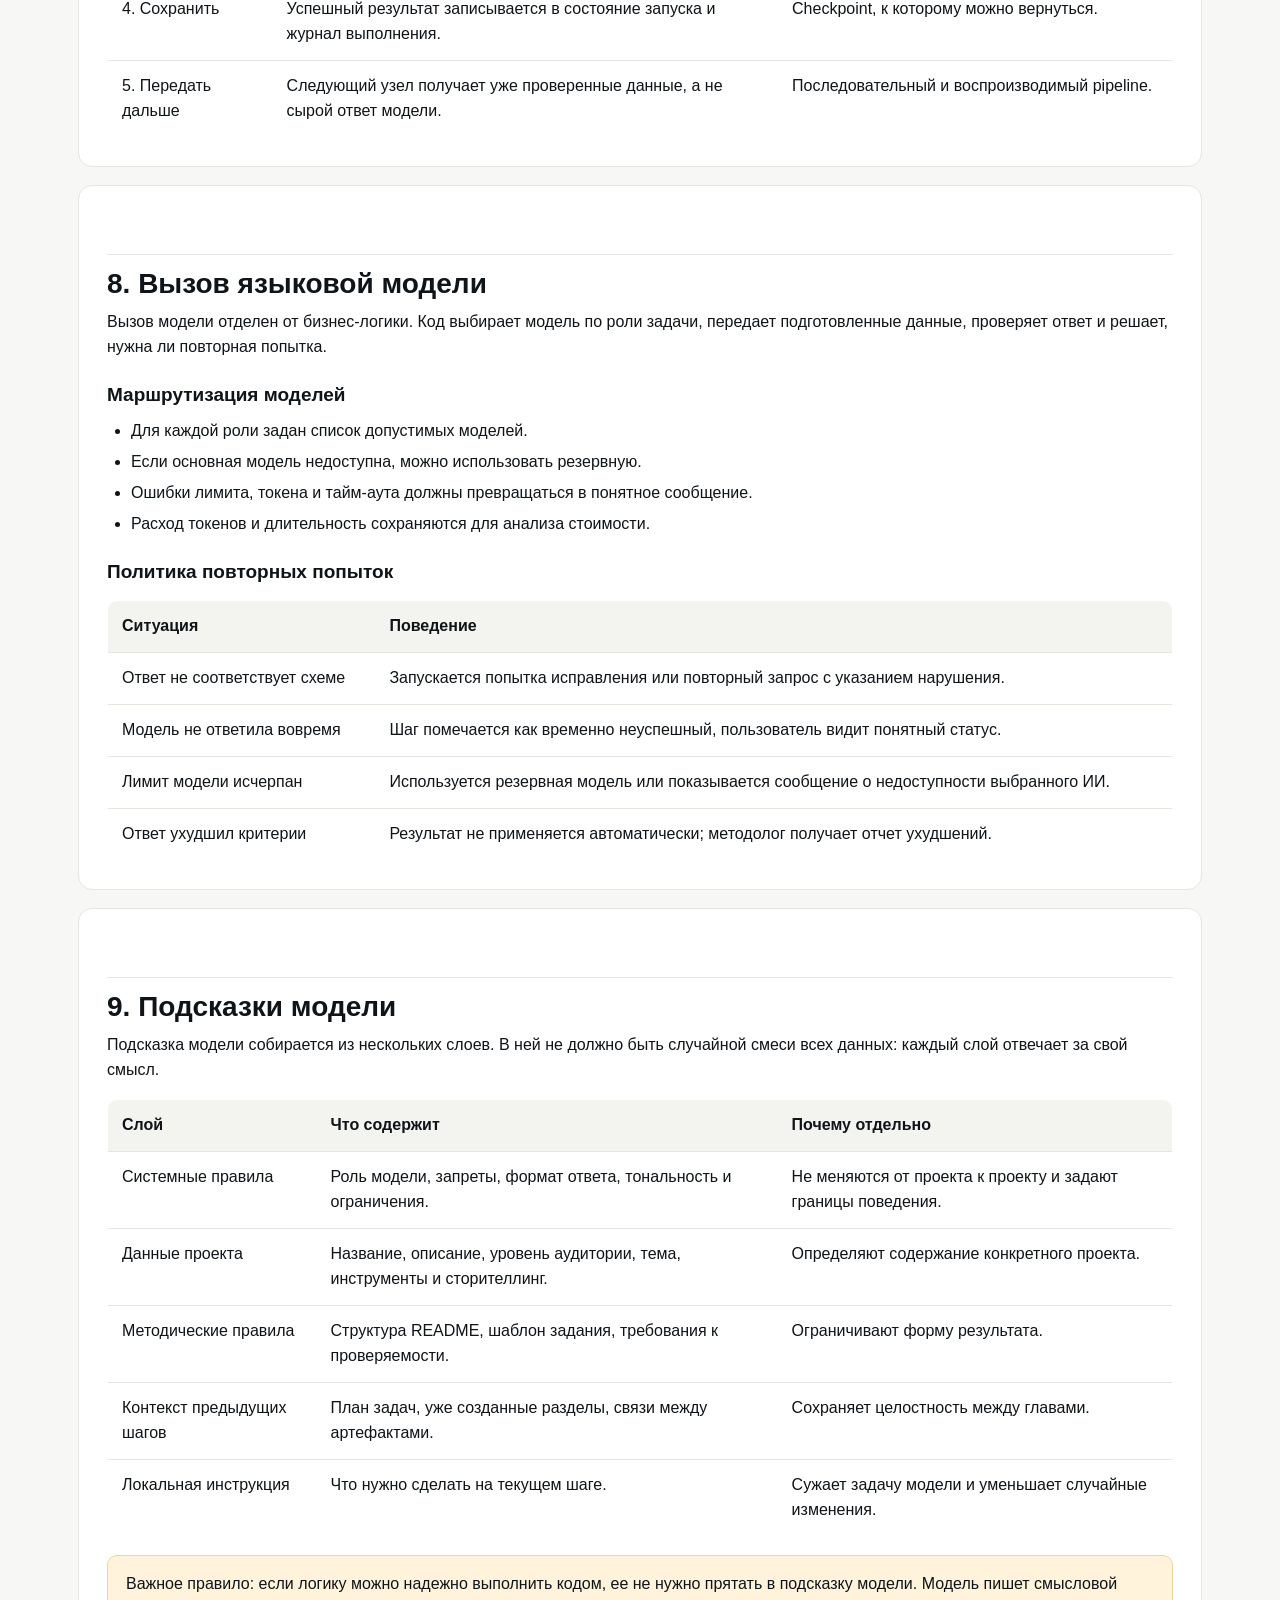
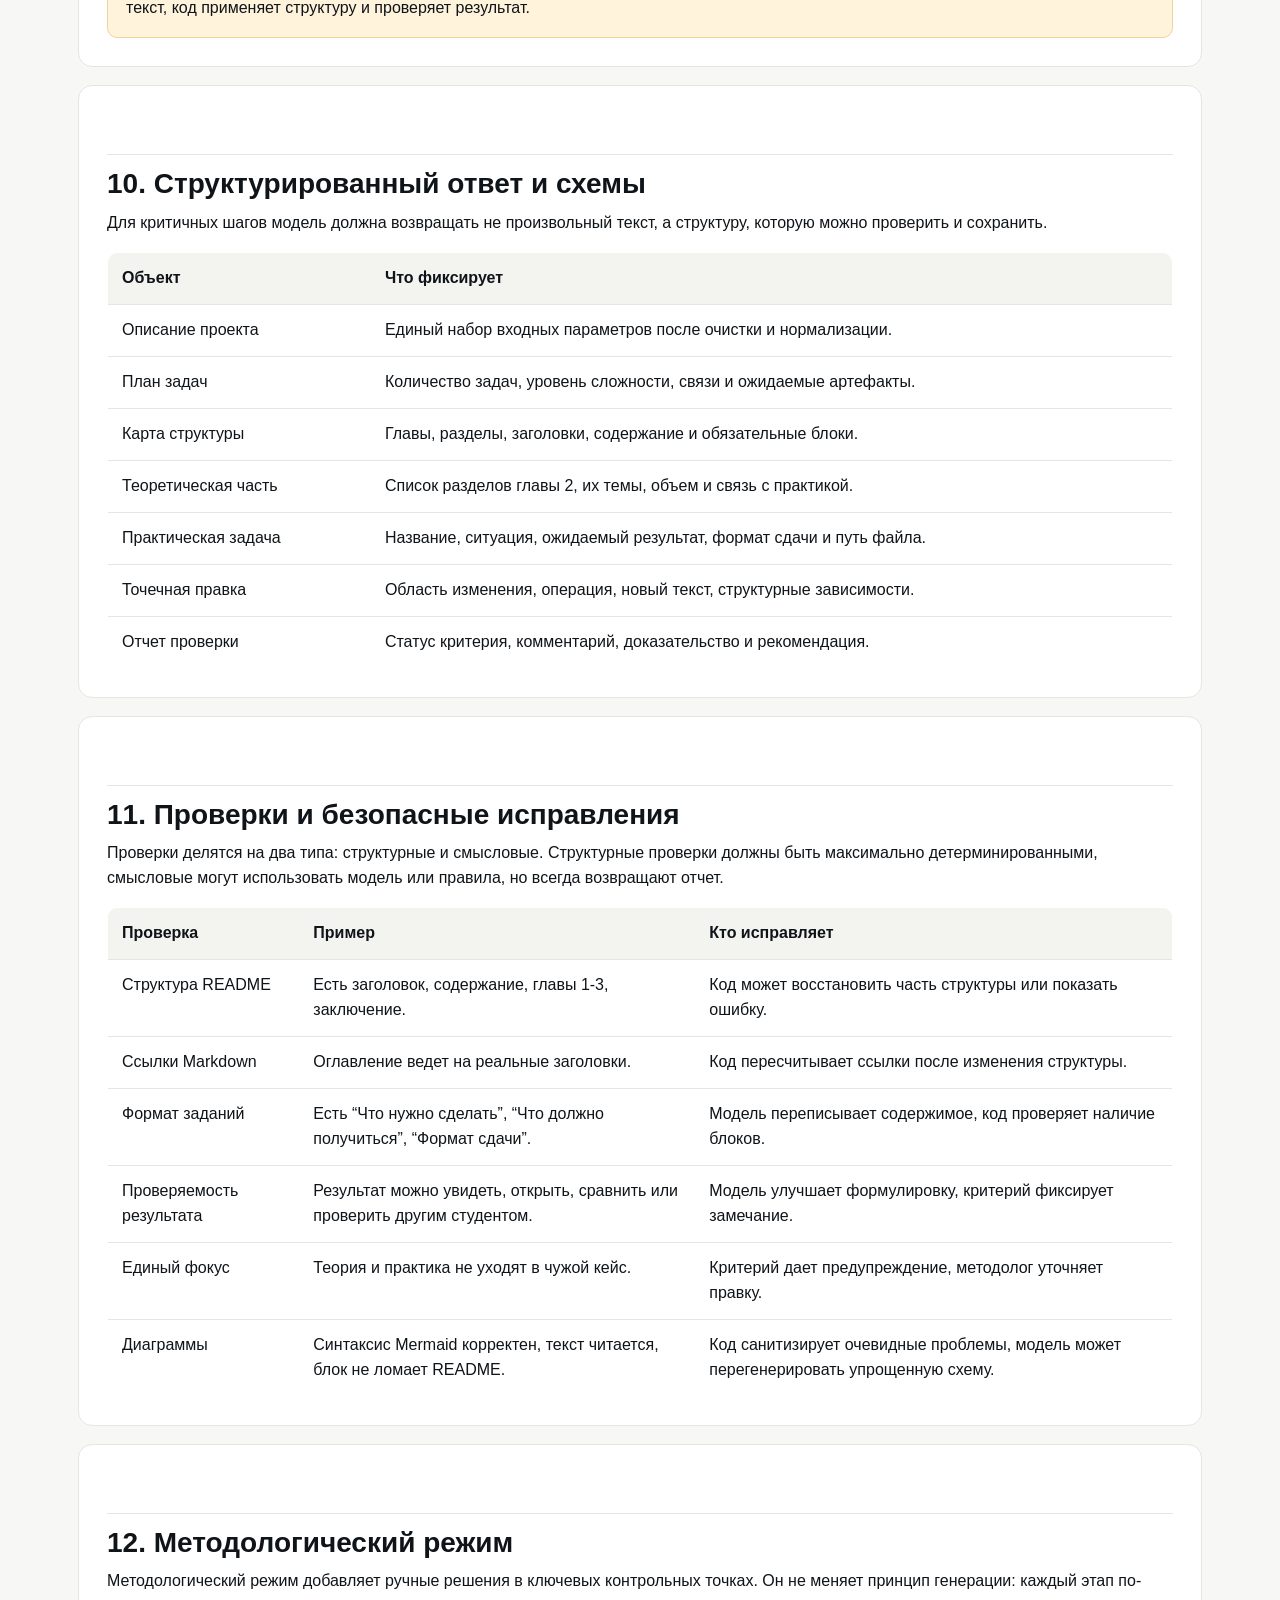
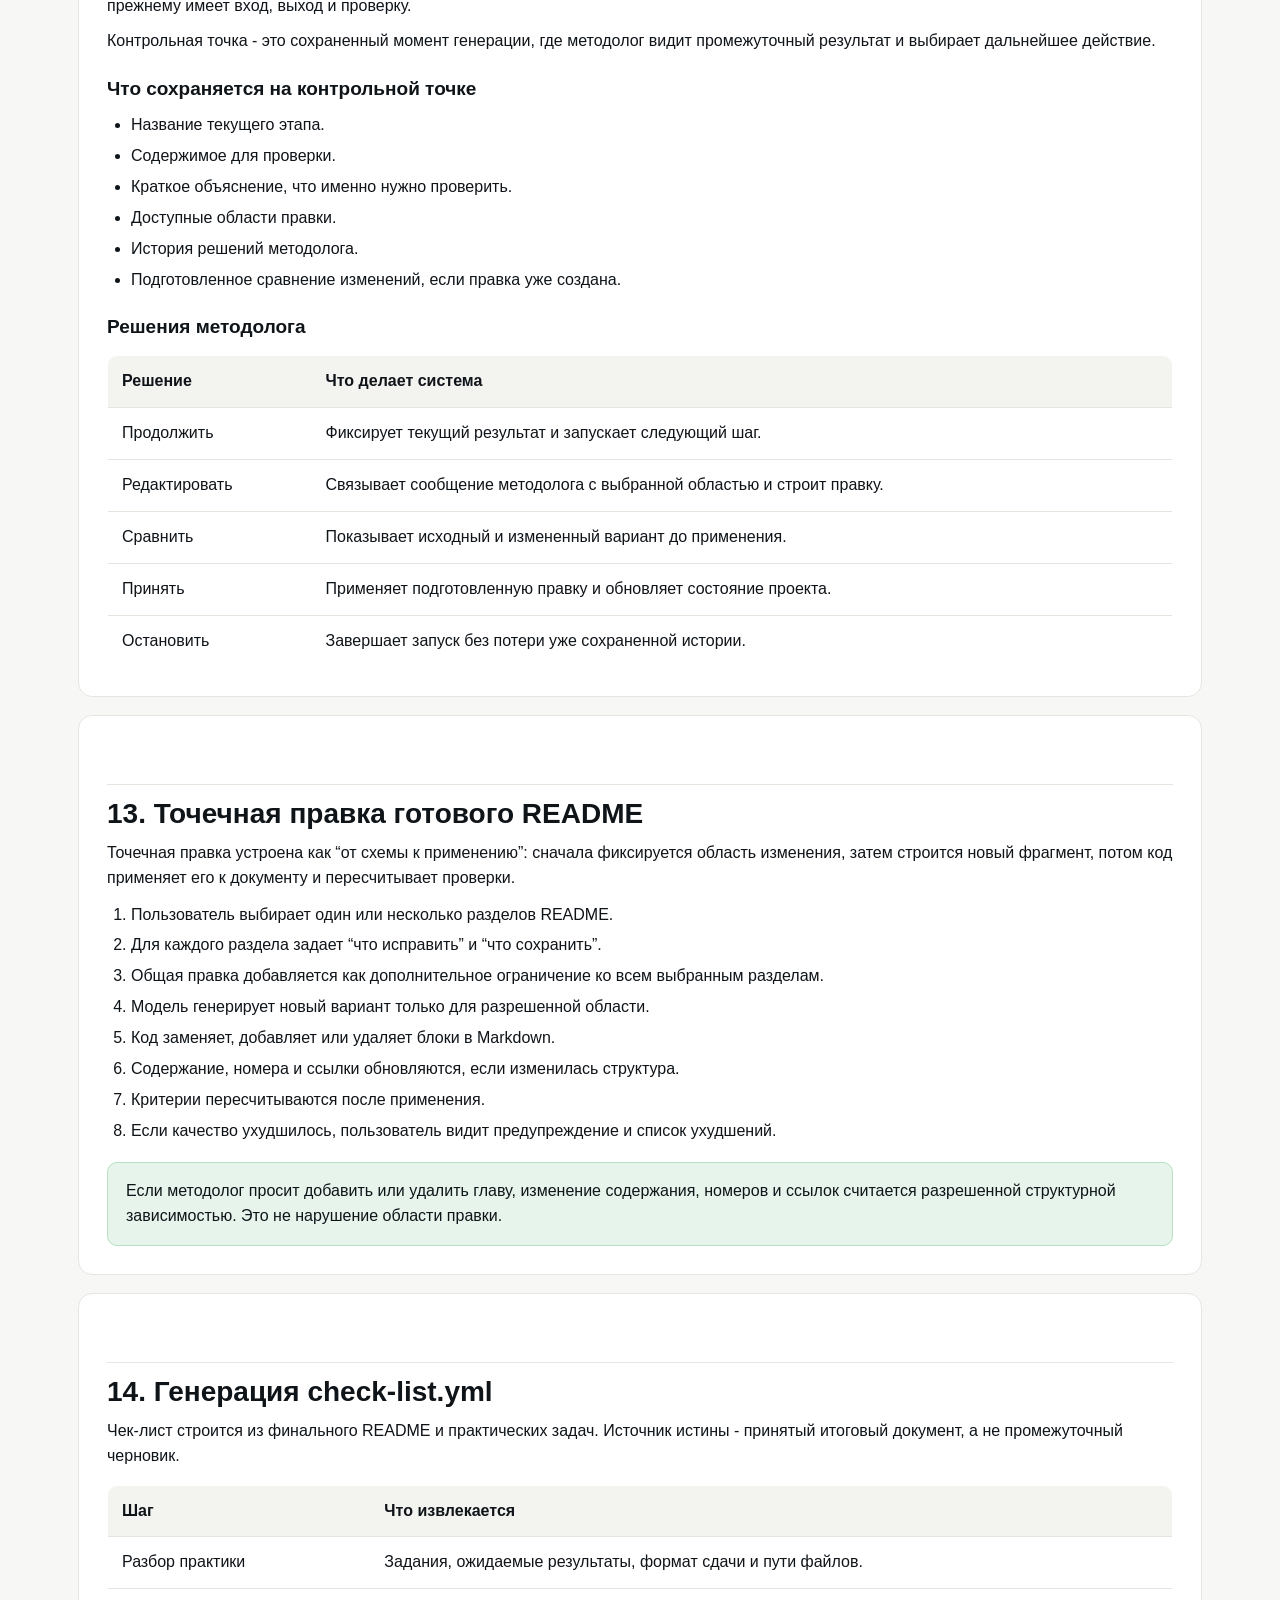
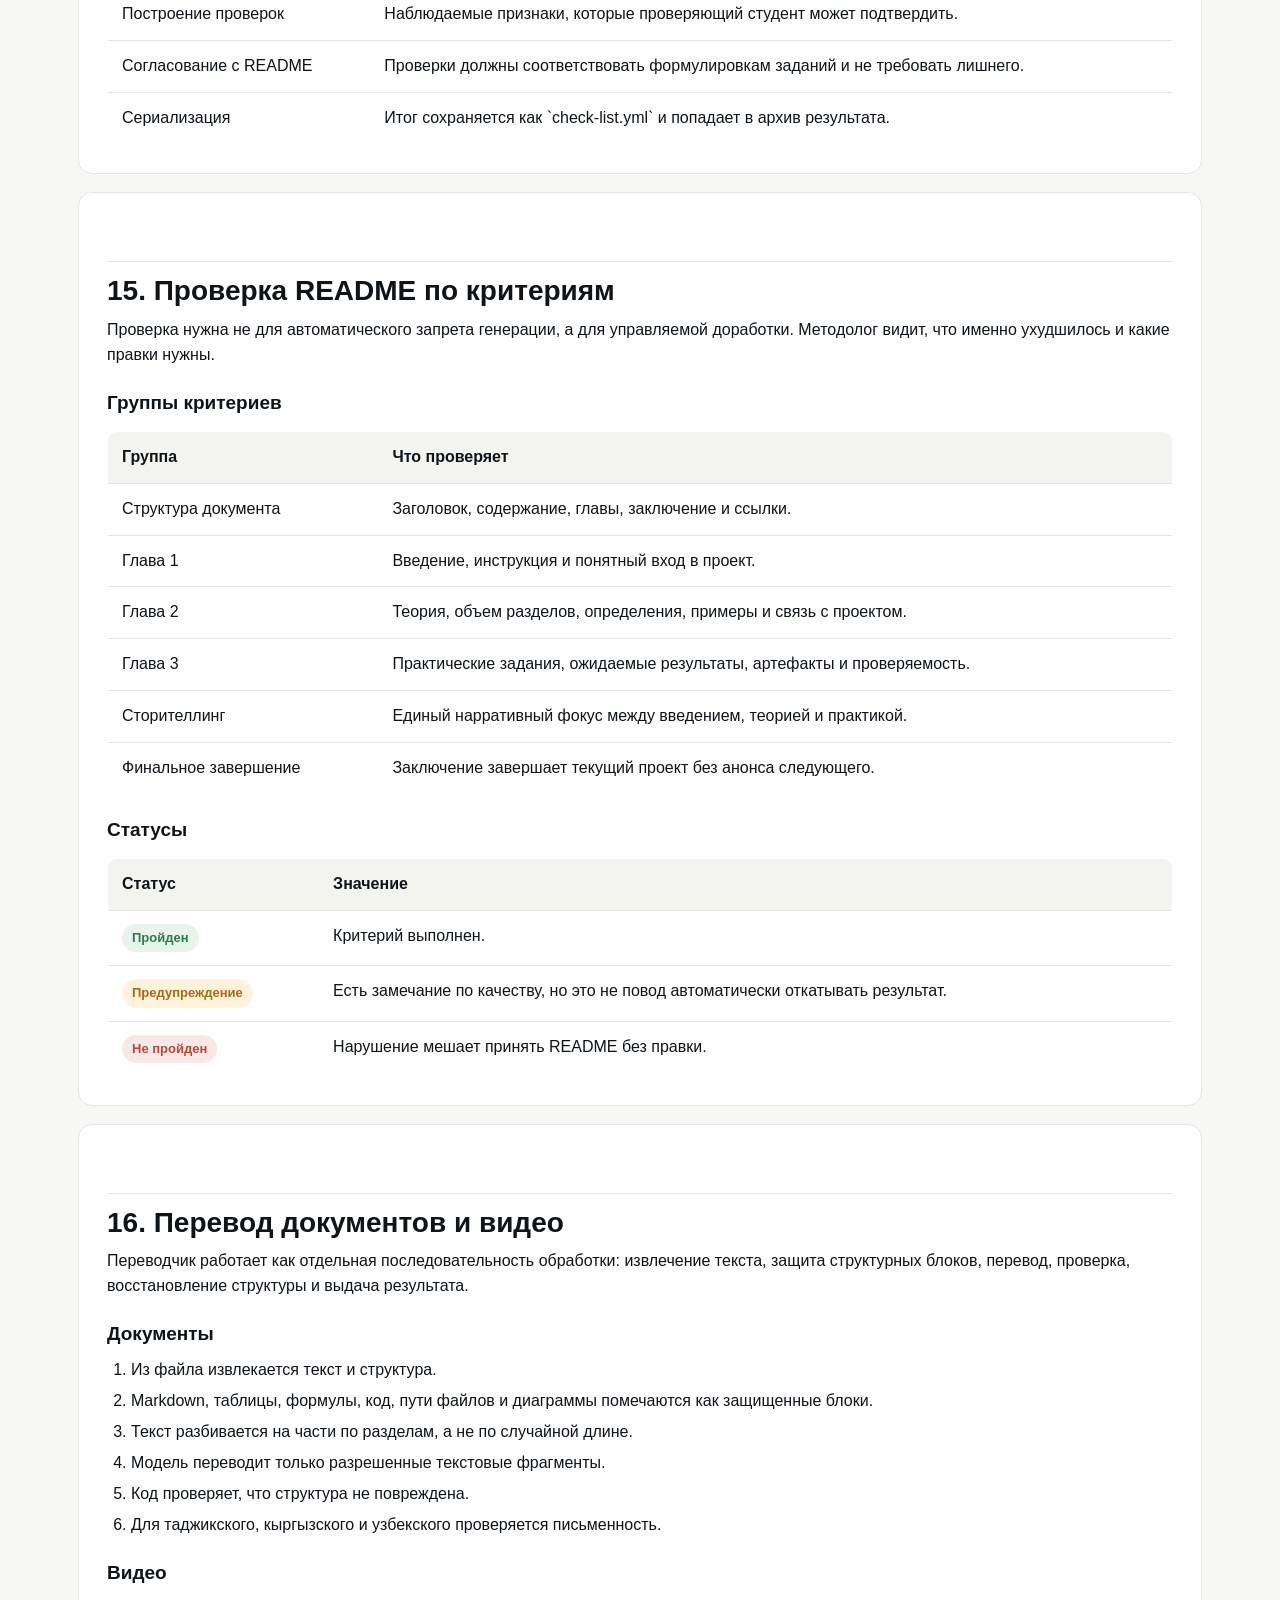
<file: docs/CONTENT_GENERATOR_UNIFIED.html>
<!doctype html>
<html lang="ru">
<head>
  <meta charset="utf-8">
  <meta name="viewport" content="width=device-width, initial-scale=1">
  <title>Content Generator - техническое описание ИИ-контура</title>
  <style>
    :root {
      --page: #f7f7f5;
      --surface: #ffffff;
      --muted: #f3f3f0;
      --border: #e6e5e0;
      --ink: #0f1419;
      --text-muted: #6b6f78;
      --success: #2f7a4d;
      --success-soft: #e7f4ec;
      --warn: #a76a14;
      --warn-soft: #fff3dc;
      --danger: #b54a3b;
      --danger-soft: #f9e9e6;
      --info: #2a5d8f;
      --info-soft: #eaf1f8;
      --radius: 14px;
      --shadow: 0 16px 42px rgba(15, 20, 25, 0.08);
    }

    * {
      box-sizing: border-box;
    }

    html {
      scroll-behavior: smooth;
    }

    body {
      margin: 0;
      background: var(--page);
      color: var(--ink);
      font-family: Inter, -apple-system, BlinkMacSystemFont, "Segoe UI", sans-serif;
      font-size: 16px;
      line-height: 1.56;
    }

    a {
      color: var(--ink);
      text-decoration-color: var(--success);
      text-underline-offset: 3px;
    }

    .page {
      max-width: 1180px;
      margin: 0 auto;
      padding: 32px 28px 64px;
    }

    .hero {
      padding: 40px;
      background: var(--surface);
      border: 1px solid var(--border);
      border-radius: 20px;
      box-shadow: var(--shadow);
    }

    .eyebrow {
      display: inline-flex;
      align-items: center;
      gap: 8px;
      margin-bottom: 18px;
      padding: 7px 12px;
      border-radius: 999px;
      background: var(--success-soft);
      color: var(--success);
      font-size: 13px;
      font-weight: 700;
      letter-spacing: 0;
      text-transform: uppercase;
    }

    h1,
    h2,
    h3 {
      margin: 0;
      line-height: 1.2;
      letter-spacing: 0;
    }

    h1 {
      max-width: 860px;
      font-size: 44px;
      font-weight: 700;
    }

    h2 {
      margin-top: 40px;
      padding-top: 12px;
      border-top: 1px solid var(--border);
      font-size: 28px;
      font-weight: 700;
    }

    h3 {
      margin-top: 24px;
      font-size: 19px;
      font-weight: 700;
    }

    p {
      margin: 10px 0 0;
    }

    .lead {
      max-width: 900px;
      margin-top: 16px;
      color: var(--text-muted);
      font-size: 20px;
    }

    .toc {
      display: grid;
      grid-template-columns: repeat(3, minmax(0, 1fr));
      gap: 14px;
      margin-top: 24px;
    }

    .toc a {
      display: block;
      min-height: 74px;
      padding: 16px;
      border: 1px solid var(--border);
      border-radius: var(--radius);
      background: var(--surface);
      text-decoration: none;
      box-shadow: 0 6px 18px rgba(15, 20, 25, 0.04);
    }

    .toc strong {
      display: block;
      font-size: 15px;
    }

    .toc span {
      display: block;
      margin-top: 4px;
      color: var(--text-muted);
      font-size: 13px;
    }

    .section {
      margin-top: 18px;
      padding: 28px;
      background: var(--surface);
      border: 1px solid var(--border);
      border-radius: var(--radius);
    }

    .grid {
      display: grid;
      grid-template-columns: repeat(2, minmax(0, 1fr));
      gap: 16px;
      margin-top: 18px;
    }

    .card {
      padding: 18px;
      border: 1px solid var(--border);
      border-radius: 10px;
      background: var(--surface);
    }

    .card strong {
      display: block;
      margin-bottom: 6px;
    }

    .callout {
      margin-top: 18px;
      padding: 16px 18px;
      border-radius: 10px;
      border: 1px solid var(--border);
      background: var(--muted);
    }

    .callout.good {
      border-color: #b7dfc5;
      background: var(--success-soft);
    }

    .callout.warn {
      border-color: #efd49c;
      background: var(--warn-soft);
    }

    .callout.danger {
      border-color: #edc4bd;
      background: var(--danger-soft);
    }

    ol,
    ul {
      margin: 12px 0 0;
      padding-left: 24px;
    }

    li + li {
      margin-top: 6px;
    }

    table {
      width: 100%;
      margin-top: 16px;
      border-collapse: collapse;
      overflow: hidden;
      border: 1px solid var(--border);
      border-radius: 10px;
    }

    th,
    td {
      padding: 13px 14px;
      border-bottom: 1px solid var(--border);
      text-align: left;
      vertical-align: top;
    }

    th {
      background: var(--muted);
      font-weight: 700;
    }

    tr:last-child td {
      border-bottom: 0;
    }

    code {
      padding: 2px 5px;
      border-radius: 5px;
      background: var(--muted);
      font-family: "JetBrains Mono", Consolas, monospace;
      font-size: 0.92em;
    }

    .mono {
      font-family: "JetBrains Mono", Consolas, monospace;
      font-size: 13px;
    }

    .status {
      display: inline-flex;
      align-items: center;
      gap: 8px;
      padding: 4px 10px;
      border-radius: 999px;
      font-size: 13px;
      font-weight: 700;
    }

    .status.good {
      background: var(--success-soft);
      color: var(--success);
    }

    .status.warn {
      background: var(--warn-soft);
      color: var(--warn);
    }

    .status.danger {
      background: var(--danger-soft);
      color: var(--danger);
    }

    .diagram-wrap {
      margin-top: 18px;
      overflow-x: auto;
      border: 1px solid var(--border);
      border-radius: var(--radius);
      background: var(--surface);
      box-shadow: 0 8px 24px rgba(15, 20, 25, 0.04);
    }

    .overview-figure {
      margin: 24px 0 0;
      padding: 14px;
      border: 1px solid var(--border);
      border-radius: 20px;
      background: var(--surface);
      box-shadow: var(--shadow);
    }

    .overview-figure img {
      display: block;
      width: 100%;
      height: auto;
      border-radius: 12px;
    }

    .overview-figure figcaption {
      margin-top: 10px;
      color: var(--text-muted);
      font-size: 14px;
      text-align: center;
    }

    .ai-map {
      display: block;
      min-width: 1040px;
      width: 100%;
      height: auto;
    }

    .map-box {
      fill: #ffffff;
      stroke: #d8d8d2;
      stroke-width: 1.5;
      rx: 10;
    }

    .map-box.accent {
      fill: #e7f4ec;
      stroke: #9bd4b1;
    }

    .map-box.control {
      fill: #f3f3f0;
      stroke: #d6d5cf;
    }

    .map-title {
      fill: var(--ink);
      font-size: 15px;
      font-weight: 700;
    }

    .map-note {
      fill: var(--text-muted);
      font-size: 12px;
      font-weight: 500;
    }

    .map-arrow {
      stroke: #0f1419;
      stroke-width: 2;
      fill: none;
      marker-end: url(#arrow);
    }

    .map-feedback {
      stroke: var(--success);
      stroke-width: 2;
      fill: none;
      stroke-dasharray: 6 5;
      marker-end: url(#arrow-green);
    }

    .footer {
      margin-top: 32px;
      color: var(--text-muted);
      font-size: 14px;
      text-align: center;
    }

    @media (max-width: 860px) {
      .page {
        padding: 20px 14px 42px;
      }

      .hero {
        padding: 26px;
      }

      h1 {
        font-size: 34px;
      }

      .toc,
      .grid {
        grid-template-columns: 1fr;
      }

      table {
        display: block;
        overflow-x: auto;
      }
    }
  </style>
</head>
<body>
  <main class="page">
    <header class="hero">
      <div class="eyebrow">Техническая документация</div>
      <h1>Content Generator: внутренняя ИИ-модель генерации, проверки и перевода</h1>
      <p class="lead">
        Документ описывает не интерфейс, а принцип работы ИИ-контура: как сервис превращает учебный план
        и методические параметры в README, чек-лист, проверку качества, точечные правки и перевод.
      </p>
    </header>

    <figure class="overview-figure">
      <img src="assets/agentflow_architecture.png" alt="Архитектура AgentFlow-системы генерации контента">
      <figcaption>
        Общая карта AgentFlow: оркестратор, узлы генерации, LLM-слой, хранилище, проверки, методологические решения и финальные артефакты.
      </figcaption>
    </figure>

    <nav class="toc" aria-label="Оглавление">
      <a href="#goal"><strong>1. Цель ИИ-контура</strong><span>Что должна гарантировать система</span></a>
      <a href="#principles"><strong>2. Архитектурные принципы</strong><span>Контракты, состояние, проверки</span></a>
      <a href="#diagram"><strong>3. Схема работы</strong><span>Визуальная карта ИИ-контура</span></a>
      <a href="#inputs"><strong>4. Входной контракт</strong><span>Какие данные принимает ИИ</span></a>
      <a href="#state"><strong>5. Общее состояние</strong><span>Как шаги передают данные друг другу</span></a>
      <a href="#generation"><strong>6. Цепочка генерации</strong><span>Как собирается учебный проект</span></a>
      <a href="#roles"><strong>7. AgentFlow и роли ИИ</strong><span>Оркестратор, узлы и агенты</span></a>
      <a href="#model-call"><strong>8. Вызов модели</strong><span>Маршрутизация, повторы, бюджет</span></a>
      <a href="#prompts"><strong>9. Подсказки модели</strong><span>Как строится инструкция для ИИ</span></a>
      <a href="#schemas"><strong>10. Структурированный ответ</strong><span>Схемы и типизированные объекты</span></a>
      <a href="#validation"><strong>11. Проверки и исправления</strong><span>Что делает код, а не модель</span></a>
      <a href="#methodology"><strong>12. Методологический режим</strong><span>Ручное решение в контрольных точках</span></a>
      <a href="#regeneration"><strong>13. Точечная правка</strong><span>Как меняется выбранный раздел</span></a>
      <a href="#checklist"><strong>14. Чек-лист</strong><span>Как создается check-list.yml</span></a>
      <a href="#rubric"><strong>15. Проверка README</strong><span>39 критериев и отчет качества</span></a>
      <a href="#translation"><strong>16. Перевод</strong><span>Документы, видео и защищенные блоки</span></a>
      <a href="#observability"><strong>17. Наблюдаемость</strong><span>Трассировка, стоимость, качество</span></a>
      <a href="#failures"><strong>18. Устойчивость и восстановление</strong><span>Как сохраняется управляемость запуска</span></a>
      <a href="#evals"><strong>19. Наборы проверок</strong><span>Как контролировать качество ИИ</span></a>
    </nav>

    <section id="goal" class="section">
      <h2>1. Цель ИИ-контура</h2>
      <p>
        ИИ-контур Content Generator должен создавать учебный проект не как свободный текст,
        а как управляемый набор артефактов с проверяемой структурой.
      </p>

      <div class="grid">
        <div class="card">
          <strong>Генерация</strong>
          Из входных параметров и учебного плана собирается `README.md` с аннотацией,
          введением, теорией, практикой, заключением и навигацией.
        </div>
        <div class="card">
          <strong>Проверка</strong>
          Итоговый README оценивается по 39 критериям: структура, теория, практика,
          проверяемость, связность и завершенность.
        </div>
        <div class="card">
          <strong>Точечная правка</strong>
          Методолог может изменить конкретный раздел без полной пересборки проекта.
        </div>
        <div class="card">
          <strong>Перевод</strong>
          Документы и видео переводятся с сохранением таблиц, формул, кода,
          диаграмм, субтитров и письменности выбранного языка.
        </div>
      </div>

      <div class="callout good">
        Главная инженерная идея: языковая модель пишет содержательные фрагменты,
        а код управляет последовательностью шагов, схемами данных, применением правок,
        проверками, восстановлением и отчетами.
      </div>
    </section>

    <section id="principles" class="section">
      <h2>2. Архитектурные принципы</h2>

      <table>
        <thead>
          <tr>
            <th>Принцип</th>
            <th>Как реализован</th>
            <th>Зачем нужен</th>
          </tr>
        </thead>
        <tbody>
          <tr>
            <td>Управляемая последовательность</td>
            <td>Генерация идет по заранее описанным шагам: контекст, план задач, название, структура, теория, практика, проверка, сборка.</td>
            <td>Делает запуск воспроизводимым и позволяет восстановить состояние после нештатной остановки.</td>
          </tr>
          <tr>
            <td>Контракт на каждом шаге</td>
            <td>Для шага определены входы, выходы, роль модели, проверки и политика повторной попытки.</td>
            <td>Нельзя незаметно добавить шаг или поле, которое сломает соседние части.</td>
          </tr>
          <tr>
            <td>Структурированный ответ</td>
            <td>Там, где важна форма данных, ответ модели приводится к Pydantic-схеме или аналогичному типизированному объекту.</td>
            <td>Ошибки структуры ловятся кодом, а не методологом в финальном тексте.</td>
          </tr>
          <tr>
            <td>Детерминированное применение правок</td>
            <td>Модель предлагает содержимое, но замена раздела, обновление ссылок и пересчет критериев выполняются кодом.</td>
            <td>Правка выбранного раздела не должна случайно менять соседние разделы.</td>
          </tr>
          <tr>
            <td>Проверки после генерации</td>
            <td>README проверяется по структуре, главам, практике, сторителлингу и заключению.</td>
            <td>Качество видно в отчете, а не оценивается “на глаз”.</td>
          </tr>
          <tr>
            <td>Наблюдаемость</td>
            <td>Для каждого шага сохраняются статус, длительность, ошибки, расход модели и краткий результат.</td>
            <td>Можно понять, где возникла ошибка, сколько стоил запуск и что ухудшилось.</td>
          </tr>
        </tbody>
      </table>
    </section>

    <section id="diagram" class="section">
      <h2>3. Схема работы ИИ-контура</h2>
      <p>
        Схема показывает основной поток данных: входной контракт нормализуется, затем проходит через
        последовательные роли ИИ, детерминированные проверки, методологические решения и финальную сборку.
        Зеленая пунктирная линия показывает обратную связь от проверок и правок к выбранному фрагменту.
      </p>

      <div class="diagram-wrap" aria-label="Схема работы ИИ-контура Content Generator">
        <svg class="ai-map" viewBox="0 0 1120 650" role="img" aria-labelledby="map-title map-desc">
          <title id="map-title">Схема работы ИИ-контура Content Generator</title>
          <desc id="map-desc">Входные данные превращаются в состояние проекта, затем проходят генерацию, проверку, ручную правку, перевод и финальную сборку.</desc>
          <defs>
            <marker id="arrow" viewBox="0 0 10 10" refX="9" refY="5" markerWidth="8" markerHeight="8" orient="auto-start-reverse">
              <path d="M 0 0 L 10 5 L 0 10 z" fill="#0f1419"></path>
            </marker>
            <marker id="arrow-green" viewBox="0 0 10 10" refX="9" refY="5" markerWidth="8" markerHeight="8" orient="auto-start-reverse">
              <path d="M 0 0 L 10 5 L 0 10 z" fill="#2f7a4d"></path>
            </marker>
          </defs>

          <rect class="map-box" x="40" y="42" width="190" height="78" rx="10"></rect>
          <text class="map-title" x="62" y="74">Входной контракт</text>
          <text class="map-note" x="62" y="96">учебный план, параметры,</text>
          <text class="map-note" x="62" y="112">сторителлинг, материалы</text>

          <rect class="map-box control" x="290" y="42" width="190" height="78" rx="10"></rect>
          <text class="map-title" x="312" y="74">Нормализация</text>
          <text class="map-note" x="312" y="96">очистка входа и сбор</text>
          <text class="map-note" x="312" y="112">проектного состояния</text>

          <rect class="map-box accent" x="540" y="42" width="190" height="78" rx="10"></rect>
          <text class="map-title" x="562" y="74">Общее состояние</text>
          <text class="map-note" x="562" y="96">единый объект данных</text>
          <text class="map-note" x="562" y="112">для всех шагов</text>

          <rect class="map-box" x="790" y="42" width="230" height="78" rx="10"></rect>
          <text class="map-title" x="812" y="74">Маршрутизация моделей</text>
          <text class="map-note" x="812" y="96">роль, модель, лимит,</text>
          <text class="map-note" x="812" y="112">повторная попытка</text>

          <path class="map-arrow" d="M230 81 H286"></path>
          <path class="map-arrow" d="M480 81 H536"></path>
          <path class="map-arrow" d="M730 81 H786"></path>

          <rect class="map-box" x="60" y="190" width="170" height="76" rx="10"></rect>
          <text class="map-title" x="82" y="220">План задач</text>
          <text class="map-note" x="82" y="242">сложность, цепочка,</text>
          <text class="map-note" x="82" y="258">ожидаемые итоги</text>

          <rect class="map-box" x="270" y="190" width="170" height="76" rx="10"></rect>
          <text class="map-title" x="292" y="220">Название</text>
          <text class="map-note" x="292" y="242">аннотация и смысловой</text>
          <text class="map-note" x="292" y="258">вход в проект</text>

          <rect class="map-box" x="480" y="190" width="170" height="76" rx="10"></rect>
          <text class="map-title" x="502" y="220">Структура</text>
          <text class="map-note" x="502" y="242">главы, содержание,</text>
          <text class="map-note" x="502" y="258">первая глава</text>

          <rect class="map-box" x="690" y="190" width="170" height="76" rx="10"></rect>
          <text class="map-title" x="712" y="220">Теория</text>
          <text class="map-note" x="712" y="242">разделы, таблицы,</text>
          <text class="map-note" x="712" y="258">диаграммы, примеры</text>

          <rect class="map-box" x="900" y="190" width="170" height="76" rx="10"></rect>
          <text class="map-title" x="922" y="220">Практика</text>
          <text class="map-note" x="922" y="242">задания, файлы,</text>
          <text class="map-note" x="922" y="258">формат сдачи</text>

          <path class="map-arrow" d="M635 120 C635 150 145 150 145 186"></path>
          <path class="map-arrow" d="M230 228 H266"></path>
          <path class="map-arrow" d="M440 228 H476"></path>
          <path class="map-arrow" d="M650 228 H686"></path>
          <path class="map-arrow" d="M860 228 H896"></path>

          <rect class="map-box control" x="170" y="340" width="200" height="80" rx="10"></rect>
          <text class="map-title" x="192" y="372">Структурный ответ</text>
          <text class="map-note" x="192" y="394">схемы, списки задач,</text>
          <text class="map-note" x="192" y="410">разделы и патчи</text>

          <rect class="map-box control" x="460" y="340" width="200" height="80" rx="10"></rect>
          <text class="map-title" x="482" y="372">Валидация</text>
          <text class="map-note" x="482" y="394">структура, ссылки,</text>
          <text class="map-note" x="482" y="410">критерии, формат</text>

          <rect class="map-box accent" x="750" y="340" width="220" height="80" rx="10"></rect>
          <text class="map-title" x="772" y="372">Решение методолога</text>
          <text class="map-note" x="772" y="394">продолжить, сравнить,</text>
          <text class="map-note" x="772" y="410">принять или исправить</text>

          <path class="map-arrow" d="M985 266 C985 310 270 300 270 336"></path>
          <path class="map-arrow" d="M370 380 H456"></path>
          <path class="map-arrow" d="M660 380 H746"></path>
          <path class="map-feedback" d="M750 420 C650 510 330 510 270 424"></path>

          <rect class="map-box" x="90" y="515" width="210" height="78" rx="10"></rect>
          <text class="map-title" x="112" y="547">README и чек-лист</text>
          <text class="map-note" x="112" y="569">финальная сборка</text>
          <text class="map-note" x="112" y="585">учебного проекта</text>

          <rect class="map-box" x="360" y="515" width="210" height="78" rx="10"></rect>
          <text class="map-title" x="382" y="547">Отчет качества</text>
          <text class="map-note" x="382" y="569">39 критериев, статусы,</text>
          <text class="map-note" x="382" y="585">замечания</text>

          <rect class="map-box" x="630" y="515" width="210" height="78" rx="10"></rect>
          <text class="map-title" x="652" y="547">Перевод</text>
          <text class="map-note" x="652" y="569">документы, видео,</text>
          <text class="map-note" x="652" y="585">субтитры</text>

          <rect class="map-box" x="900" y="515" width="170" height="78" rx="10"></rect>
          <text class="map-title" x="922" y="547">Архив</text>
          <text class="map-note" x="922" y="569">файлы проекта</text>
          <text class="map-note" x="922" y="585">и метаданные</text>

          <path class="map-arrow" d="M860 420 C860 485 195 480 195 511"></path>
          <path class="map-arrow" d="M860 420 C860 485 465 480 465 511"></path>
          <path class="map-arrow" d="M860 420 C860 485 735 480 735 511"></path>
          <path class="map-arrow" d="M840 554 H896"></path>
        </svg>
      </div>
    </section>

    <section id="inputs" class="section">
      <h2>4. Входной контракт ИИ</h2>
      <p>
        Сервис не отправляет модели “сырой экран формы”. Сначала входные данные приводятся
        к единому проектному описанию.
      </p>

      <table>
        <thead>
          <tr>
            <th>Группа данных</th>
            <th>Смысл</th>
            <th>Как используется</th>
          </tr>
        </thead>
        <tbody>
          <tr>
            <td>Учебный план</td>
            <td>Строки программы, соседние проекты, тематический блок, ожидаемые результаты.</td>
            <td>Определяет место проекта в программе и ограничения содержания.</td>
          </tr>
          <tr>
            <td>Параметры проекта</td>
            <td>Тип проекта, уровень аудитории, направление, название, описание, инструменты.</td>
            <td>Влияют на глубину объяснений, стиль задач и формат артефактов.</td>
          </tr>
          <tr>
            <td>Сторителлинг</td>
            <td>Рабочая ситуация, SJM, роль, кейс или сквозная история.</td>
            <td>Связывает практику, теорию и критерии в единую линию.</td>
          </tr>
          <tr>
            <td>Методические правила</td>
            <td>Структура README, шаблон задания, p2p-проверяемость, тональность Школы 21.</td>
            <td>Ограничивают модель и задают формат итогового материала.</td>
          </tr>
          <tr>
            <td>Дополнительные материалы</td>
            <td>Файлы, фрагменты, примеры и опорные источники.</td>
            <td>Используются как контекст, но не должны превращаться в готовое решение для студента.</td>
          </tr>
        </tbody>
      </table>

      <div class="callout">
        Инженерное ограничение: описание проекта должно быть отделено от вспомогательных заметок.
        Это снижает вероятность повторов и случайного переноса служебного текста в главы README.
      </div>
    </section>

    <section id="state" class="section">
      <h2>5. Общее состояние проекта</h2>
      <p>
        Каждый шаг генерации читает и дополняет общее состояние проекта. Это состояние хранит не только Markdown,
        но и структурные данные, которые нужны следующим шагам.
      </p>

      <table>
        <thead>
          <tr>
            <th>Данные состояния</th>
            <th>Что содержат</th>
          </tr>
        </thead>
        <tbody>
          <tr>
            <td>Описание проекта</td>
            <td>Нормализованные входные параметры, уровень аудитории, тип проекта, язык и сценарная рамка.</td>
          </tr>
          <tr>
            <td>Анализ контекста</td>
            <td>Краткое понимание места проекта в программе и связей с соседними проектами.</td>
          </tr>
          <tr>
            <td>План практики</td>
            <td>Количество задач, сложность, цепочка артефактов и ожидаемые результаты.</td>
          </tr>
          <tr>
            <td>Скелет README</td>
            <td>Название, аннотация, главы, оглавление и будущие разделы.</td>
          </tr>
          <tr>
            <td>Теоретические части</td>
            <td>Разделы главы 2, их темы, объем, примеры, таблицы и диаграммы.</td>
          </tr>
          <tr>
            <td>Практические задачи</td>
            <td>Задания, пути файлов, формат сдачи, проверяемые признаки и связи между задачами.</td>
          </tr>
          <tr>
            <td>Проверка качества</td>
            <td>Оценка по критериям, предупреждения, непройденные пункты и рекомендации.</td>
          </tr>
          <tr>
            <td>Отчет и архив</td>
            <td>Финальный README, чек-лист, дополнительные файлы, метаданные запуска и сводка.</td>
          </tr>
        </tbody>
      </table>
    </section>

    <section id="generation" class="section">
      <h2>6. Цепочка генерации учебного проекта</h2>
      <p>
        Генерация состоит из линейной цепочки шагов. Русский язык является базовым,
        поэтому перевод как отдельный шаг выполняется только при необходимости.
      </p>

      <table>
        <thead>
          <tr>
            <th>Шаг</th>
            <th>Роль шага</th>
            <th>Вход</th>
            <th>Выход</th>
          </tr>
        </thead>
        <tbody>
          <tr>
            <td>Подготовка контекста</td>
            <td>Собрать чистое описание проекта из формы, учебного плана и материалов.</td>
            <td>Параметры проекта, CSV, файлы.</td>
            <td>Нормализованное описание и сводка контекста.</td>
          </tr>
          <tr>
            <td>Планирование практики</td>
            <td>Решить, сколько задач нужно и как они связаны.</td>
            <td>Описание проекта, уровень аудитории, сторителлинг.</td>
            <td>План задач, цепочка артефактов, ожидаемые результаты.</td>
          </tr>
          <tr>
            <td>Название и аннотация</td>
            <td>Создать короткий вход в проект.</td>
            <td>Описание проекта и контекст.</td>
            <td>Название и аннотация.</td>
          </tr>
          <tr>
            <td>Структура README</td>
            <td>Создать главы, оглавление и первую главу.</td>
            <td>Название, аннотация, план практики.</td>
            <td>Черновой README и структурная карта разделов.</td>
          </tr>
          <tr>
            <td>Теория</td>
            <td>Написать главу 2 с примерами, таблицами и диаграммами.</td>
            <td>Черновой README, план практики, сторителлинг.</td>
            <td>Теоретические разделы и обновленный README.</td>
          </tr>
          <tr>
            <td>Практика</td>
            <td>Написать задания и формат сдачи.</td>
            <td>README с теорией, план задач, цепочка артефактов.</td>
            <td>Глава 3, материалы, задачи и замечания проверяющего.</td>
          </tr>
          <tr>
            <td>Глобальная редактура</td>
            <td>Выравнять стиль, убрать повторы и случайные вставки.</td>
            <td>Полный README.</td>
            <td>Отредактированный README.</td>
          </tr>
          <tr>
            <td>Оценка качества</td>
            <td>Посчитать критерии и подготовить отчет.</td>
            <td>Итоговый README.</td>
            <td>Оценка, предупреждения, непройденные критерии.</td>
          </tr>
          <tr>
            <td>Перевод</td>
            <td>Перевести результат, если выбран не русский язык.</td>
            <td>README и целевой язык.</td>
            <td>Переведенный Markdown с сохранением структуры.</td>
          </tr>
          <tr>
            <td>Сборка результата</td>
            <td>Собрать итоговые файлы.</td>
            <td>README, задачи, критерии, материалы.</td>
            <td>`README.md`, `check-list.yml`, отчет и архив.</td>
          </tr>
        </tbody>
      </table>
    </section>

    <section id="roles" class="section">
      <h2>7. AgentFlow и роли ИИ</h2>
      <p>
        Генератор устроен как AgentFlow-система: есть оркестратор, исполняющий граф шагов,
        и набор специализированных ИИ-ролей. Это не чат, который “пишет весь проект сразу”,
        а управляемый runtime, где каждый узел имеет входной контракт, ожидаемый результат,
        правила проверки и способ восстановления.
      </p>

      <div class="callout good">
        Современность реализации в том, что модель не управляет приложением напрямую.
        Она выполняет ограниченную интеллектуальную работу внутри узла, а код отвечает за состояние,
        маршрутизацию, сохранение, применение изменений, проверку и финальную сборку.
      </div>

      <h3>Как устроен один агентный узел</h3>
      <table>
        <thead>
          <tr>
            <th>Часть узла</th>
            <th>Что делает</th>
            <th>Зачем это нужно</th>
          </tr>
        </thead>
        <tbody>
          <tr>
            <td>Входной контракт</td>
            <td>Берет только нужные поля состояния: контекст проекта, план задач, текущий README, выбранный раздел или отчет проверки.</td>
            <td>Модель не получает лишний шум и меньше переносит служебный текст в результат.</td>
          </tr>
          <tr>
            <td>Роль и политика</td>
            <td>Фиксирует, кем является модель на этом шаге: планировщик, автор теории, редактор, критик, переводчик.</td>
            <td>Одна и та же LLM работает в разных режимах, но с разными ограничениями и критериями успеха.</td>
          </tr>
          <tr>
            <td>Prompt-пакет</td>
            <td>Собирается из системных правил, данных проекта, методических правил, текущей цели и запретов.</td>
            <td>Инструкция получается воспроизводимой и объяснимой, а не собирается вручную в каждом вызове.</td>
          </tr>
          <tr>
            <td>Структурированный выход</td>
            <td>Для критичных шагов агент возвращает не произвольный текст, а объект: план, список разделов, typed patch, отчет критериев.</td>
            <td>Результат можно валидировать кодом и безопасно передать следующему узлу.</td>
          </tr>
          <tr>
            <td>Проверка и repair</td>
            <td>После ответа запускаются validators, rubric checks и при необходимости узкая попытка исправления.</td>
            <td>Ошибки формата и структуры ловятся до того, как попадут в финальный README.</td>
          </tr>
          <tr>
            <td>Checkpoint</td>
            <td>Успешный результат сохраняется вместе с метаданными шага и краткой сводкой.</td>
            <td>Запуск можно восстановить, продолжить или показать методологу на контрольной точке.</td>
          </tr>
        </tbody>
      </table>

      <h3>Основные роли</h3>
      <table>
        <thead>
          <tr>
            <th>Роль</th>
            <th>Зона ответственности</th>
            <th>Контракт результата</th>
            <th>Контроль качества</th>
          </tr>
        </thead>
        <tbody>
          <tr>
            <td>ContextAgent</td>
            <td>Понимает место проекта в программе, вытаскивает смысл учебного плана и собирает рабочий контекст.</td>
            <td>Краткое описание проекта, учебный фокус, связи с соседними проектами, сценарная рамка.</td>
            <td>Проверка полноты входных параметров и отделение фактов от вспомогательных заметок.</td>
          </tr>
          <tr>
            <td>PlanningAgent</td>
            <td>Проектирует практическую часть: число задач, зависимость артефактов, сложность и проверяемые результаты.</td>
            <td>Типизированный план задач с путями файлов, expected outcome и цепочкой артефактов.</td>
            <td>Проверка связей задач, уровня аудитории, p2p-проверяемости и соответствия сценарной рамке.</td>
          </tr>
          <tr>
            <td>OutlineAgent</td>
            <td>Создает название, аннотацию, оглавление, первую главу и каркас будущего README.</td>
            <td>Markdown-каркас с обязательными заголовками и навигацией.</td>
            <td>Проверка Markdown-ссылок, структуры глав, названий и отсутствия готового решения.</td>
          </tr>
          <tr>
            <td>TheoryAgent</td>
            <td>Пишет главу 2: объяснения, таблицы, Mermaid-диаграммы, примеры и переходы к практике.</td>
            <td>Список теоретических разделов с объемом, связью с задачами и визуальными блоками.</td>
            <td>Проверка объема, смысловой точности заголовков, единого фокуса и корректности диаграмм.</td>
          </tr>
          <tr>
            <td>PracticeAgent</td>
            <td>Формирует задания, ожидаемые результаты, формат сдачи, материалы и критерии практики.</td>
            <td>Глава 3 с заданиями, путями артефактов, observable outcomes и связями между задачами.</td>
            <td>Проверка шаблона задания, явного результата, отсутствия готовых ответов и целостности путей.</td>
          </tr>
          <tr>
            <td>CriticAgent</td>
            <td>Смотрит на результат как методологический проверяющий и переводит замечания в критерии качества.</td>
            <td>Rubric report: пройдено, предупреждение, не пройдено, пояснение и область исправления.</td>
            <td>Детерминированные проверки структуры дополняются содержательной оценкой текста.</td>
          </tr>
          <tr>
            <td>RepairAgent</td>
            <td>Исправляет выбранный раздел или общий дефект без полной пересборки проекта.</td>
            <td>Typed patch с областью применения, операцией и новым содержанием.</td>
            <td>Патч применяется кодом, затем пересчитываются содержание, критерии и отчет изменений.</td>
          </tr>
          <tr>
            <td>TranslatorAgent</td>
            <td>Переводит документы, Markdown, таблицы, формулы, диаграммы, субтитры и видео-текст.</td>
            <td>Переведенный материал с сохранением структуры, защищенных блоков и письменности языка.</td>
            <td>Защита кода/формул/таблиц, проверка структуры и повторная обработка спорных фрагментов.</td>
          </tr>
        </tbody>
      </table>

      <h3>Что делает систему особенно сильной</h3>
      <div class="grid">
        <div class="card">
          <strong>Schema-first генерация</strong>
          Сначала определяется форма результата, затем модель заполняет ее содержанием.
          Это снижает хаотичные ответы и упрощает автоматическую проверку.
        </div>
        <div class="card">
          <strong>Детерминированное применение правок</strong>
          Модель не переписывает весь документ. Она возвращает ограниченный patch,
          а код применяет его к выбранной области и пересобирает зависимые части.
        </div>
        <div class="card">
          <strong>Human-in-the-loop</strong>
          В методологическом режиме pipeline останавливается на контрольных точках.
          Методолог видит результат, сравнение, критерии и может дать точную правку.
        </div>
        <div class="card">
          <strong>Наблюдаемый LLM runtime</strong>
          Для вызовов фиксируются роль, модель, длительность, статус, попытки, стоимость,
          входной контекст и артефакты проверки.
        </div>
        <div class="card">
          <strong>Модельный fallback</strong>
          LLM-слой отделен от бизнес-логики: можно переключать модели, задавать резервные маршруты
          и сравнивать провайдеров по качеству, времени и цене.
        </div>
        <div class="card">
          <strong>Eval-driven улучшения</strong>
          Ошибки генерации превращаются в проверочные кейсы, чтобы новые промпты,
          модели и правки pipeline не ломали уже исправленное поведение.
        </div>
      </div>

      <h3>Цикл работы AgentFlow</h3>
      <table>
        <thead>
          <tr>
            <th>Стадия</th>
            <th>Действие</th>
            <th>Результат</th>
          </tr>
        </thead>
        <tbody>
          <tr>
            <td>1. Подготовить</td>
            <td>Оркестратор выбирает узел, собирает контекст и prompt-пакет.</td>
            <td>Готовый запрос к роли ИИ с понятными ограничениями.</td>
          </tr>
          <tr>
            <td>2. Сгенерировать</td>
            <td>LLM-слой вызывает подходящую модель и получает текст или структурированный объект.</td>
            <td>Первичный результат узла.</td>
          </tr>
          <tr>
            <td>3. Проверить</td>
            <td>Код валидирует схему, Markdown, ссылки, критерии и связь с текущим состоянием.</td>
            <td>Принятый результат, предупреждение или запрос на исправление.</td>
          </tr>
          <tr>
            <td>4. Сохранить</td>
            <td>Успешный результат записывается в состояние запуска и журнал выполнения.</td>
            <td>Checkpoint, к которому можно вернуться.</td>
          </tr>
          <tr>
            <td>5. Передать дальше</td>
            <td>Следующий узел получает уже проверенные данные, а не сырой ответ модели.</td>
            <td>Последовательный и воспроизводимый pipeline.</td>
          </tr>
        </tbody>
      </table>
    </section>

    <section id="model-call" class="section">
      <h2>8. Вызов языковой модели</h2>
      <p>
        Вызов модели отделен от бизнес-логики. Код выбирает модель по роли задачи,
        передает подготовленные данные, проверяет ответ и решает, нужна ли повторная попытка.
      </p>

      <h3>Маршрутизация моделей</h3>
      <ul>
        <li>Для каждой роли задан список допустимых моделей.</li>
        <li>Если основная модель недоступна, можно использовать резервную.</li>
        <li>Ошибки лимита, токена и тайм-аута должны превращаться в понятное сообщение.</li>
        <li>Расход токенов и длительность сохраняются для анализа стоимости.</li>
      </ul>

      <h3>Политика повторных попыток</h3>
      <table>
        <thead>
          <tr>
            <th>Ситуация</th>
            <th>Поведение</th>
          </tr>
        </thead>
        <tbody>
          <tr>
            <td>Ответ не соответствует схеме</td>
            <td>Запускается попытка исправления или повторный запрос с указанием нарушения.</td>
          </tr>
          <tr>
            <td>Модель не ответила вовремя</td>
            <td>Шаг помечается как временно неуспешный, пользователь видит понятный статус.</td>
          </tr>
          <tr>
            <td>Лимит модели исчерпан</td>
            <td>Используется резервная модель или показывается сообщение о недоступности выбранного ИИ.</td>
          </tr>
          <tr>
            <td>Ответ ухудшил критерии</td>
            <td>Результат не применяется автоматически; методолог получает отчет ухудшений.</td>
          </tr>
        </tbody>
      </table>
    </section>

    <section id="prompts" class="section">
      <h2>9. Подсказки модели</h2>
      <p>
        Подсказка модели собирается из нескольких слоев. В ней не должно быть случайной смеси всех данных:
        каждый слой отвечает за свой смысл.
      </p>

      <table>
        <thead>
          <tr>
            <th>Слой</th>
            <th>Что содержит</th>
            <th>Почему отдельно</th>
          </tr>
        </thead>
        <tbody>
          <tr>
            <td>Системные правила</td>
            <td>Роль модели, запреты, формат ответа, тональность и ограничения.</td>
            <td>Не меняются от проекта к проекту и задают границы поведения.</td>
          </tr>
          <tr>
            <td>Данные проекта</td>
            <td>Название, описание, уровень аудитории, тема, инструменты и сторителлинг.</td>
            <td>Определяют содержание конкретного проекта.</td>
          </tr>
          <tr>
            <td>Методические правила</td>
            <td>Структура README, шаблон задания, требования к проверяемости.</td>
            <td>Ограничивают форму результата.</td>
          </tr>
          <tr>
            <td>Контекст предыдущих шагов</td>
            <td>План задач, уже созданные разделы, связи между артефактами.</td>
            <td>Сохраняет целостность между главами.</td>
          </tr>
          <tr>
            <td>Локальная инструкция</td>
            <td>Что нужно сделать на текущем шаге.</td>
            <td>Сужает задачу модели и уменьшает случайные изменения.</td>
          </tr>
        </tbody>
      </table>

      <div class="callout warn">
        Важное правило: если логику можно надежно выполнить кодом, ее не нужно прятать в подсказку модели.
        Модель пишет смысловой текст, код применяет структуру и проверяет результат.
      </div>
    </section>

    <section id="schemas" class="section">
      <h2>10. Структурированный ответ и схемы</h2>
      <p>
        Для критичных шагов модель должна возвращать не произвольный текст, а структуру,
        которую можно проверить и сохранить.
      </p>

      <table>
        <thead>
          <tr>
            <th>Объект</th>
            <th>Что фиксирует</th>
          </tr>
        </thead>
        <tbody>
          <tr>
            <td>Описание проекта</td>
            <td>Единый набор входных параметров после очистки и нормализации.</td>
          </tr>
          <tr>
            <td>План задач</td>
            <td>Количество задач, уровень сложности, связи и ожидаемые артефакты.</td>
          </tr>
          <tr>
            <td>Карта структуры</td>
            <td>Главы, разделы, заголовки, содержание и обязательные блоки.</td>
          </tr>
          <tr>
            <td>Теоретическая часть</td>
            <td>Список разделов главы 2, их темы, объем и связь с практикой.</td>
          </tr>
          <tr>
            <td>Практическая задача</td>
            <td>Название, ситуация, ожидаемый результат, формат сдачи и путь файла.</td>
          </tr>
          <tr>
            <td>Точечная правка</td>
            <td>Область изменения, операция, новый текст, структурные зависимости.</td>
          </tr>
          <tr>
            <td>Отчет проверки</td>
            <td>Статус критерия, комментарий, доказательство и рекомендация.</td>
          </tr>
        </tbody>
      </table>
    </section>

    <section id="validation" class="section">
      <h2>11. Проверки и безопасные исправления</h2>
      <p>
        Проверки делятся на два типа: структурные и смысловые. Структурные проверки должны быть максимально
        детерминированными, смысловые могут использовать модель или правила, но всегда возвращают отчет.
      </p>

      <table>
        <thead>
          <tr>
            <th>Проверка</th>
            <th>Пример</th>
            <th>Кто исправляет</th>
          </tr>
        </thead>
        <tbody>
          <tr>
            <td>Структура README</td>
            <td>Есть заголовок, содержание, главы 1-3, заключение.</td>
            <td>Код может восстановить часть структуры или показать ошибку.</td>
          </tr>
          <tr>
            <td>Ссылки Markdown</td>
            <td>Оглавление ведет на реальные заголовки.</td>
            <td>Код пересчитывает ссылки после изменения структуры.</td>
          </tr>
          <tr>
            <td>Формат заданий</td>
            <td>Есть “Что нужно сделать”, “Что должно получиться”, “Формат сдачи”.</td>
            <td>Модель переписывает содержимое, код проверяет наличие блоков.</td>
          </tr>
          <tr>
            <td>Проверяемость результата</td>
            <td>Результат можно увидеть, открыть, сравнить или проверить другим студентом.</td>
            <td>Модель улучшает формулировку, критерий фиксирует замечание.</td>
          </tr>
          <tr>
            <td>Единый фокус</td>
            <td>Теория и практика не уходят в чужой кейс.</td>
            <td>Критерий дает предупреждение, методолог уточняет правку.</td>
          </tr>
          <tr>
            <td>Диаграммы</td>
            <td>Синтаксис Mermaid корректен, текст читается, блок не ломает README.</td>
            <td>Код санитизирует очевидные проблемы, модель может перегенерировать упрощенную схему.</td>
          </tr>
        </tbody>
      </table>
    </section>

    <section id="methodology" class="section">
      <h2>12. Методологический режим</h2>
      <p>
        Методологический режим добавляет ручные решения в ключевых контрольных точках.
        Он не меняет принцип генерации: каждый этап по-прежнему имеет вход, выход и проверку.
      </p>
      <p>
        Контрольная точка - это сохраненный момент генерации, где методолог видит промежуточный результат
        и выбирает дальнейшее действие.
      </p>

      <h3>Что сохраняется на контрольной точке</h3>
      <ul>
        <li>Название текущего этапа.</li>
        <li>Содержимое для проверки.</li>
        <li>Краткое объяснение, что именно нужно проверить.</li>
        <li>Доступные области правки.</li>
        <li>История решений методолога.</li>
        <li>Подготовленное сравнение изменений, если правка уже создана.</li>
      </ul>

      <h3>Решения методолога</h3>
      <table>
        <thead>
          <tr>
            <th>Решение</th>
            <th>Что делает система</th>
          </tr>
        </thead>
        <tbody>
          <tr>
            <td>Продолжить</td>
            <td>Фиксирует текущий результат и запускает следующий шаг.</td>
          </tr>
          <tr>
            <td>Редактировать</td>
            <td>Связывает сообщение методолога с выбранной областью и строит правку.</td>
          </tr>
          <tr>
            <td>Сравнить</td>
            <td>Показывает исходный и измененный вариант до применения.</td>
          </tr>
          <tr>
            <td>Принять</td>
            <td>Применяет подготовленную правку и обновляет состояние проекта.</td>
          </tr>
          <tr>
            <td>Остановить</td>
            <td>Завершает запуск без потери уже сохраненной истории.</td>
          </tr>
        </tbody>
      </table>
    </section>

    <section id="regeneration" class="section">
      <h2>13. Точечная правка готового README</h2>
      <p>
        Точечная правка устроена как “от схемы к применению”: сначала фиксируется область изменения,
        затем строится новый фрагмент, потом код применяет его к документу и пересчитывает проверки.
      </p>

      <ol>
        <li>Пользователь выбирает один или несколько разделов README.</li>
        <li>Для каждого раздела задает “что исправить” и “что сохранить”.</li>
        <li>Общая правка добавляется как дополнительное ограничение ко всем выбранным разделам.</li>
        <li>Модель генерирует новый вариант только для разрешенной области.</li>
        <li>Код заменяет, добавляет или удаляет блоки в Markdown.</li>
        <li>Содержание, номера и ссылки обновляются, если изменилась структура.</li>
        <li>Критерии пересчитываются после применения.</li>
        <li>Если качество ухудшилось, пользователь видит предупреждение и список ухудшений.</li>
      </ol>

      <div class="callout good">
        Если методолог просит добавить или удалить главу, изменение содержания, номеров и ссылок считается разрешенной
        структурной зависимостью. Это не нарушение области правки.
      </div>
    </section>

    <section id="checklist" class="section">
      <h2>14. Генерация check-list.yml</h2>
      <p>
        Чек-лист строится из финального README и практических задач. Источник истины -
        принятый итоговый документ, а не промежуточный черновик.
      </p>

      <table>
        <thead>
          <tr>
            <th>Шаг</th>
            <th>Что извлекается</th>
          </tr>
        </thead>
        <tbody>
          <tr>
            <td>Разбор практики</td>
            <td>Задания, ожидаемые результаты, формат сдачи и пути файлов.</td>
          </tr>
          <tr>
            <td>Построение проверок</td>
            <td>Наблюдаемые признаки, которые проверяющий студент может подтвердить.</td>
          </tr>
          <tr>
            <td>Согласование с README</td>
            <td>Проверки должны соответствовать формулировкам заданий и не требовать лишнего.</td>
          </tr>
          <tr>
            <td>Сериализация</td>
            <td>Итог сохраняется как `check-list.yml` и попадает в архив результата.</td>
          </tr>
        </tbody>
      </table>
    </section>

    <section id="rubric" class="section">
      <h2>15. Проверка README по критериям</h2>
      <p>
        Проверка нужна не для автоматического запрета генерации, а для управляемой доработки.
        Методолог видит, что именно ухудшилось и какие правки нужны.
      </p>

      <h3>Группы критериев</h3>
      <table>
        <thead>
          <tr>
            <th>Группа</th>
            <th>Что проверяет</th>
          </tr>
        </thead>
        <tbody>
          <tr>
            <td>Структура документа</td>
            <td>Заголовок, содержание, главы, заключение и ссылки.</td>
          </tr>
          <tr>
            <td>Глава 1</td>
            <td>Введение, инструкция и понятный вход в проект.</td>
          </tr>
          <tr>
            <td>Глава 2</td>
            <td>Теория, объем разделов, определения, примеры и связь с проектом.</td>
          </tr>
          <tr>
            <td>Глава 3</td>
            <td>Практические задания, ожидаемые результаты, артефакты и проверяемость.</td>
          </tr>
          <tr>
            <td>Сторителлинг</td>
            <td>Единый нарративный фокус между введением, теорией и практикой.</td>
          </tr>
          <tr>
            <td>Финальное завершение</td>
            <td>Заключение завершает текущий проект без анонса следующего.</td>
          </tr>
        </tbody>
      </table>

      <h3>Статусы</h3>
      <table>
        <thead>
          <tr>
            <th>Статус</th>
            <th>Значение</th>
          </tr>
        </thead>
        <tbody>
          <tr>
            <td><span class="status good">Пройден</span></td>
            <td>Критерий выполнен.</td>
          </tr>
          <tr>
            <td><span class="status warn">Предупреждение</span></td>
            <td>Есть замечание по качеству, но это не повод автоматически откатывать результат.</td>
          </tr>
          <tr>
            <td><span class="status danger">Не пройден</span></td>
            <td>Нарушение мешает принять README без правки.</td>
          </tr>
        </tbody>
      </table>
    </section>

    <section id="translation" class="section">
      <h2>16. Перевод документов и видео</h2>
      <p>
        Переводчик работает как отдельная последовательность обработки: извлечение текста,
        защита структурных блоков, перевод, проверка, восстановление структуры и выдача результата.
      </p>

      <h3>Документы</h3>
      <ol>
        <li>Из файла извлекается текст и структура.</li>
        <li>Markdown, таблицы, формулы, код, пути файлов и диаграммы помечаются как защищенные блоки.</li>
        <li>Текст разбивается на части по разделам, а не по случайной длине.</li>
        <li>Модель переводит только разрешенные текстовые фрагменты.</li>
        <li>Код проверяет, что структура не повреждена.</li>
        <li>Для таджикского, кыргызского и узбекского проверяется письменность.</li>
      </ol>

      <h3>Видео</h3>
      <ol>
        <li>Из видео извлекается аудио.</li>
        <li>Речь превращается в текстовые сегменты.</li>
        <li>Сегменты переводятся с сохранением временных меток.</li>
        <li>Формируются субтитры VTT, SRT и ASS.</li>
        <li>При необходимости собирается видео с встроенными субтитрами.</li>
      </ol>

      <h3>Письменность языков</h3>
      <table>
        <thead>
          <tr>
            <th>Язык</th>
            <th>Ожидаемая письменность</th>
          </tr>
        </thead>
        <tbody>
          <tr>
            <td>Таджикский</td>
            <td>Кириллица.</td>
          </tr>
          <tr>
            <td>Узбекский</td>
            <td>Латиница.</td>
          </tr>
          <tr>
            <td>Кыргызский</td>
            <td>Кириллица.</td>
          </tr>
        </tbody>
      </table>
    </section>

    <section id="observability" class="section">
      <h2>17. Наблюдаемость ИИ-контура</h2>
      <p>
        Для production-качества важно видеть не только финальный текст, но и путь его получения.
      </p>

      <table>
        <thead>
          <tr>
            <th>Сигнал</th>
            <th>Для чего нужен</th>
          </tr>
        </thead>
        <tbody>
          <tr>
            <td>Статус шага</td>
            <td>Понять, где находится запуск и на каком шаге возникла ошибка.</td>
          </tr>
          <tr>
            <td>Длительность шага</td>
            <td>Находить медленные участки генерации и перевода.</td>
          </tr>
          <tr>
            <td>Расход модели</td>
            <td>Считать стоимость запуска и сравнивать модели.</td>
          </tr>
          <tr>
            <td>Версия подсказки</td>
            <td>Понимать, какая инструкция модели дала конкретный результат.</td>
          </tr>
          <tr>
            <td>Отчет критериев</td>
            <td>Сравнивать качество до и после правки.</td>
          </tr>
          <tr>
            <td>Отчет точечной правки</td>
            <td>Видеть выбранную область, примененное изменение и новые предупреждения.</td>
          </tr>
          <tr>
            <td>Журнал перевода</td>
            <td>Понимать, где завис документ или видео, и какой фрагмент не прошел проверку.</td>
          </tr>
        </tbody>
      </table>
    </section>

    <section id="failures" class="section">
      <h2>18. Устойчивость и восстановление</h2>
      <p>
        Запуск должен оставаться управляемым даже при нештатной ситуации: уже созданные данные
        сохраняются, статус шага понятен, а новый результат применяется только после проверки.
      </p>

      <table>
        <thead>
          <tr>
            <th>Ситуация</th>
            <th>Что фиксируется</th>
            <th>Поведение системы</th>
          </tr>
        </thead>
        <tbody>
          <tr>
            <td>Модель вернула не ту структуру</td>
            <td>Нарушение схемы ответа.</td>
            <td>Ответ отклоняется, запускается исправление или повторная попытка.</td>
          </tr>
          <tr>
            <td>Процесс остановился на контрольной точке</td>
            <td>Сохраненное состояние последнего успешного шага.</td>
            <td>Состояние сохраняется и может быть восстановлено.</td>
          </tr>
          <tr>
            <td>Правка ухудшила критерии</td>
            <td>Список критериев, которые получили худший статус.</td>
            <td>Показывается предупреждение, результат не применяется без решения человека.</td>
          </tr>
          <tr>
            <td>Диаграмма не читается</td>
            <td>Сообщение рендера или слишком плотная схема.</td>
            <td>Показывается понятная ошибка, доступен исходный блок и повторная генерация схемы.</td>
          </tr>
          <tr>
            <td>Перевод завис</td>
            <td>Статус задачи, последний обработанный фрагмент и сообщение модели.</td>
            <td>Статус задачи сохраняется, ошибка переводится в понятное сообщение.</td>
          </tr>
          <tr>
            <td>Недоступна выбранная модель</td>
            <td>Код ответа провайдера и роль, для которой не удалось получить результат.</td>
            <td>Используется резервная модель или выводится понятное сообщение о лимите.</td>
          </tr>
        </tbody>
      </table>
    </section>

    <section id="evals" class="section">
      <h2>19. Наборы проверок качества ИИ</h2>
      <p>
        Качество ИИ-контура нельзя проверять только ручным просмотром. Нужны регулярные наборы примеров,
        которые фиксируют регрессии в генерации, проверке, точечных правках и переводе.
      </p>

      <table>
        <thead>
          <tr>
            <th>Набор</th>
            <th>Что должен ловить</th>
          </tr>
        </thead>
        <tbody>
          <tr>
            <td>Точечная правка</td>
            <td>Правка одной секции не портит соседние секции, содержание и ссылки.</td>
          </tr>
          <tr>
            <td>Изменение структуры</td>
            <td>Добавление или удаление главы обновляет содержание, номера и критерии.</td>
          </tr>
          <tr>
            <td>Качество README</td>
            <td>После генерации есть обязательные главы, заключение, проверяемые задания и единый фокус.</td>
          </tr>
          <tr>
            <td>Диаграммы</td>
            <td>Схемы читаются, не ломают Markdown и не становятся слишком крупными.</td>
          </tr>
          <tr>
            <td>Перевод</td>
            <td>Таблицы, формулы, код, диаграммы, субтитры и письменность языка сохраняются.</td>
          </tr>
          <tr>
            <td>Стоимость и время</td>
            <td>Разные модели сравниваются по качеству, длительности, расходу и управляемости.</td>
          </tr>
        </tbody>
      </table>

      <div class="callout good">
        Минимальный production-подход: каждая исправленная ошибка превращается в regression case,
        а каждое изменение подсказки модели проверяется на наборе проектов.
      </div>
    </section>

    <p class="footer">
      Документ предназначен для публикации в базе знаний как техническое описание внутренней ИИ-модели Content Generator.
    </p>
  </main>
</body>
</html>
</file>
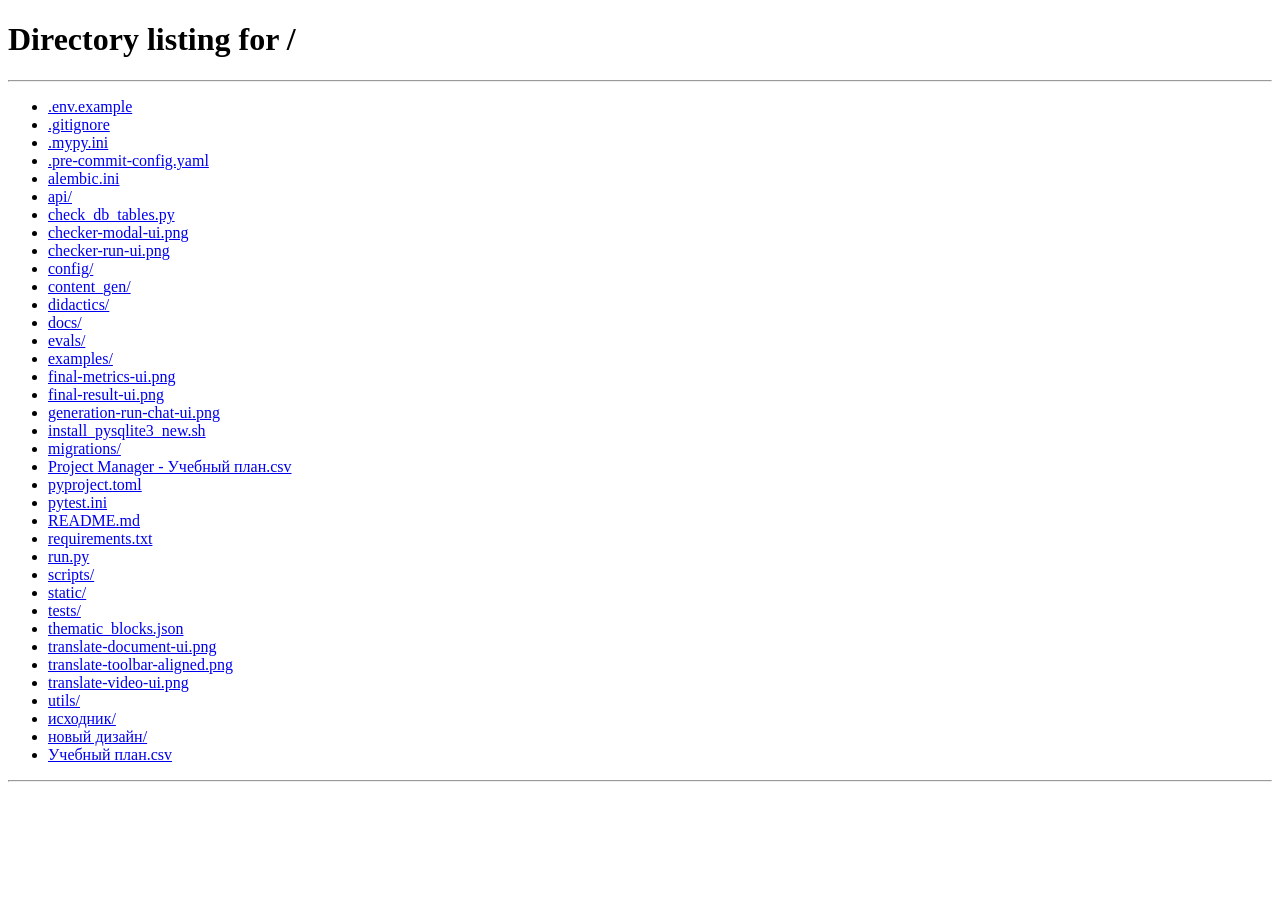
<file: static/app.html>
﻿<!DOCTYPE html>
<html lang="ru">
<head>
    <meta charset="UTF-8">
    <meta name="viewport" content="width=device-width, initial-scale=1.0">
    <title>Школа 21 — Генератор учебных проектов</title>
    <link rel="preconnect" href="https://fonts.googleapis.com">
    <link rel="preconnect" href="https://fonts.gstatic.com" crossorigin>
    <link href="https://fonts.googleapis.com/css2?family=Inter:wght@400;500;600;700;800&family=JetBrains+Mono:wght@400;500;600&display=swap" rel="stylesheet">
    <link rel="stylesheet" href="/static/css/styles.css?v=20260518-diagram-labels">
    <link rel="stylesheet" href="/static/css/s21-tokens.css?v=20260514-split2">
    <link rel="stylesheet" href="/static/css/s21-base.css?v=20260514-split2">
    <link rel="stylesheet" href="/static/css/s21-forms.css?v=20260514-split2">
    <link rel="stylesheet" href="/static/css/s21-buttons.css?v=20260514-split2">
    <link rel="stylesheet" href="/static/css/s21-badges.css?v=20260514-split2">
    <link rel="stylesheet" href="/static/css/s21-markdown.css?v=20260520-methodology-diagram-stability">
    <link rel="stylesheet" href="/static/css/s21-design.css?v=20260513-fluid-cleanup">
    <link rel="stylesheet" href="/static/css/s21-dashboard.css?v=20260515-dashboard-fix">
    <script src="/static/js/modules/modelSelector.js?v=20260514-header-fix"></script>
    <script src="/static/js/utils/pagePrefetch.js?v=20260518-page-prefetch-lite" defer></script>
</head>
<body class="s21-product page-menu">
    <header class="dashboard-header dashboard-header--menu">
        <nav class="dashboard-nav" aria-label="Основные разделы">
            <a href="/app" class="active">Главная</a>
            <a href="/app/generate">Генерация</a>
            <a href="/app/check">Проверка</a>
            <a href="/app/translate">Перевод</a>
            <a href="/app/instruction">Инструкция</a>
        </nav>

        <div class="dashboard-header-actions">
            <div class="dashboard-model-picker" data-selected-model="openrouter">
                <button class="dashboard-model-button" type="button" aria-label="Выбрать модель ИИ" aria-haspopup="listbox" aria-expanded="false" onclick="toggleDashboardModelMenu(this)" title="Модель ИИ">
                    <span aria-hidden="true">ИИ</span>
                </button>
                <div class="dashboard-model-menu" role="listbox" aria-label="Модель ИИ" hidden>
                    <button type="button" role="option" data-model="openrouter" aria-selected="true" onclick="setDashboardModel(this.dataset.model)">openrouter</button>
                    <button type="button" role="option" data-model="deepseek" aria-selected="false" onclick="setDashboardModel(this.dataset.model)">deepseek</button>
                    <button type="button" role="option" data-model="gigachat" aria-selected="false" onclick="setDashboardModel(this.dataset.model)">gigachat</button>
                </div>
            </div>
            <button class="dashboard-user" type="button" onclick="handleLogout()" title="Выйти">
                <span class="dashboard-user-avatar" id="dashboardUserInitials">U</span>
                <span id="dashboardUserName">Пользователь</span>
            </button>
        </div>
    </header>

    <main class="dashboard-shell">
        <section class="dashboard-hero" aria-labelledby="dashboardTitle">
            <div class="dashboard-hero-copy">
                <h1 id="dashboardTitle">Генератор учебных проектов</h1>
                <p>Выберите режим работы. Все три инструмента работают с одной методологической базой и общими словарями.</p>
                <div class="dashboard-meta-row" aria-label="Состояние сервиса">
                    <span class="dashboard-service"><span></span>Сервис доступен</span>
                    <span class="dashboard-dot"></span>
                    <span>Последний запуск: <strong id="dashboardLastRun">—</strong></span>
                    <span class="dashboard-dot"></span>
                    <span>Активных задач: <strong id="dashboardActiveTasks">0</strong></span>
                </div>
            </div>
            <div class="dashboard-mosaic" aria-hidden="true">
                <span></span><span></span><span></span><span></span><span></span>
                <span></span><span></span><span></span><span></span><span></span>
            </div>
        </section>

        <section class="dashboard-mode-grid" aria-label="Режимы работы">
            <article class="dashboard-mode-card">
                <div class="dashboard-card-art art-generate">
                    <div class="art-doc light"></div>
                    <span class="art-plus">+</span>
                    <div class="art-doc dark"><span></span></div>
                </div>
                <div class="dashboard-card-body">
                    <div class="dashboard-card-index">РЕЖИМ / 01</div>
                    <h2>Генерация README</h2>
                    <p>Полный пайплайн: от паспорта программы до итогового документа с теорией, практикой и критериями.</p>
                    <ul>
                        <li>Анализ учебного плана и результатов обучения</li>
                        <li>План практики, задачи и критерии</li>
                        <li>Диаграммы, формулы, отчёты</li>
                    </ul>
                    <button class="dashboard-primary-action" onclick="goToGenerator()">Перейти к генератору <span>→</span></button>
                </div>
            </article>

            <article class="dashboard-mode-card">
                <div class="dashboard-card-art art-check">
                    <div class="art-report">
                        <span class="art-line short"></span>
                        <span class="art-line wide"></span>
                        <span class="art-line"></span>
                        <div class="art-report-score">87%</div>
                        <div class="art-report-tags"><span>35 ✓</span><span>4 ×</span></div>
                    </div>
                </div>
                <div class="dashboard-card-body">
                    <div class="dashboard-card-index">РЕЖИМ / 02</div>
                    <h2>Проверка README</h2>
                    <p>Загрузите готовый README.md и получите разбор по 39 критериям с понятными комментариями.</p>
                    <ul>
                        <li>Все 39 критериев качества</li>
                        <li>Что улучшить и почему — текстом</li>
                        <li>Метрики и структура документа</li>
                    </ul>
                    <button class="dashboard-primary-action" onclick="goToChecker()">Перейти к проверке <span>→</span></button>
                </div>
            </article>

            <article class="dashboard-mode-card">
                <div class="dashboard-card-art art-translate">
                    <div class="art-lang-card light">RU<span></span></div>
                    <span class="art-arrow">→</span>
                    <div class="art-lang-card dark">EN<span></span></div>
                </div>
                <div class="dashboard-card-body">
                    <div class="dashboard-card-index">РЕЖИМ / 03</div>
                    <h2>Перевод документов и видео</h2>
                    <p>Переведите README или Markdown с сохранением структуры. Также доступны видео и субтитры.</p>
                    <ul>
                        <li>Markdown, формулы и таблицы целые</li>
                        <li>Поддержка Mermaid-диаграмм</li>
                        <li>Субтитры VTT/SRT и видео-перевод</li>
                    </ul>
                    <button class="dashboard-primary-action" onclick="goToTranslator()">Перейти к переводу <span>→</span></button>
                </div>
            </article>
        </section>

        <section class="dashboard-recent" aria-labelledby="recentRunsTitle">
            <div class="dashboard-section-head">
                <h2 id="recentRunsTitle">Недавние запуски</h2>
                <button class="dashboard-link-button" type="button" onclick="loadDashboardRecent(20)">Все запуски →</button>
            </div>
            <div class="dashboard-recent-list" id="dashboardRecentRuns">
                <div class="dashboard-recent-empty">Загружаю последние запуски...</div>
            </div>
        </section>
    </main>

    <script src="/static/js/utils/authSession.js?v=20260518-auth-session"></script>
    <script>
        const API_URL = `${window.location.origin}/api/v1`;

        function getAuthHeaders() {
            return window.ContentGenAuth?.getAuthHeaders() || {};
        }

        function clearAuthState() {
            window.ContentGenAuth?.clearAuthState?.();
        }

        function redirectToLogin() {
            clearAuthState();
            window.location.replace('/');
        }

        function ensureAuth() {
            return window.ContentGenAuth?.ensureAuthPresent?.() ?? false;
        }

        function resolveDisplayName(user = {}) {
            return user.username || localStorage.getItem('username') || localStorage.getItem('email') || 'Пользователь';
        }

        function resolveInitials(name) {
            const clean = String(name || '').trim();
            if (!clean) return 'U';
            const parts = clean.replace(/@.*$/, '').split(/[.\s_-]+/).filter(Boolean);
            if (parts.length >= 2) return `${parts[0][0]}${parts[1][0]}`.toUpperCase();
            return clean.slice(0, 2).toUpperCase();
        }

        function updateUserHeader(user = {}) {
            const name = resolveDisplayName(user);
            document.getElementById('dashboardUserName').textContent = name;
            document.getElementById('dashboardUserInitials').textContent = resolveInitials(name);
        }

        function parseApiDate(value) {
            if (!value) return null;
            const raw = String(value).trim();
            const hasTime = /[T\s]\d{2}:\d{2}/.test(raw);
            const hasTimezone = /(?:Z|[+-]\d{2}:?\d{2})$/i.test(raw);
            const normalized = hasTime && !hasTimezone ? raw.replace(' ', 'T') + 'Z' : raw;
            const date = new Date(normalized);
            return Number.isNaN(date.getTime()) ? null : date;
        }

        function formatRunTime(value) {
            if (!value) return '—';
            const date = parseApiDate(value);
            if (!date) return '—';
            const now = new Date();
            const sameDay = date.toDateString() === now.toDateString();
            const yesterday = new Date(now);
            yesterday.setDate(now.getDate() - 1);
            const time = date.toLocaleTimeString('ru-RU', { hour: '2-digit', minute: '2-digit' });
            if (sameDay) return `сегодня, ${time}`;
            if (date.toDateString() === yesterday.toDateString()) return `вчера, ${time}`;
            return date.toLocaleDateString('ru-RU', { day: '2-digit', month: '2-digit' }) + `, ${time}`;
        }

        function recentStatusClass(status) {
            if (status === 'completed') return 'success';
            if (status === 'failed' || status === 'cancelled' || status === 'interrupted') return 'danger';
            return 'info';
        }

        function dashboardStatusLabel(item = {}) {
            const labels = {
                completed: 'ГОТОВО',
                in_progress: 'В РАБОТЕ',
                pending: 'ОЖИДАЕТ',
                needs_review: 'НА ПРОВЕРКЕ',
                resuming: 'ВОЗОБНОВЛЕНИЕ',
                interrupted: 'ПРЕРВАНО',
                failed: 'ОШИБКА',
                cancelled: 'ОСТАНОВЛЕНО',
            };
            const status = String(item.status || '').toLowerCase();
            return labels[status] || item.status_label || item.status || 'ГОТОВО';
        }

        function isRecentRunOpenable(item = {}) {
            const status = String(item.status || '').toLowerCase();
            return !['failed', 'cancelled'].includes(status);
        }

        function isRecentRunActive(item = {}) {
            const status = String(item.status || '').toLowerCase();
            return ['pending', 'in_progress', 'needs_review', 'resuming'].includes(status);
        }

        function recentRunActionLabel(item = {}) {
            const status = String(item.status || '').toLowerCase();
            if (status === 'interrupted') return 'Восстановить';
            if (status === 'needs_review') return 'Продолжить';
            if (isRecentRunActive(item)) return 'Открыть';
            return 'Открыть';
        }

        function renderRecentRuns(items) {
            const container = document.getElementById('dashboardRecentRuns');
            if (!items || items.length === 0) {
                container.innerHTML = '<div class="dashboard-recent-empty">Пока нет запусков. Начните с генерации README.</div>';
                return;
            }
            container.innerHTML = items.map((item) => {
                const openable = isRecentRunOpenable(item);
                const requestId = escapeHtml(item.request_id || '');
                const kind = escapeHtml(item.kind || '');
                const openUrl = escapeHtml(item.open_url || '');
                const downloadUrl = escapeHtml(item.download_url || '');
                const status = escapeHtml(item.status || '');
                const cancellable = isRecentRunActive(item);
                const openLabel = recentRunActionLabel(item);
                return `
                <article class="dashboard-run-row" data-run-status="${escapeHtml(item.status || '')}">
                    <div class="dashboard-run-icon" aria-hidden="true"></div>
                    <div class="dashboard-run-main">
                        <h3>${escapeHtml(item.title || 'README project')}</h3>
                        <p>${formatRunTime(item.updated_at || item.created_at)}</p>
                    </div>
                    <div class="dashboard-run-meta">
                        <span class="dashboard-run-chip">${escapeHtml(item.kind_label || 'ГЕНЕРАЦИЯ')}</span>
                        <span class="dashboard-run-chip ${recentStatusClass(item.status)}">• ${escapeHtml(dashboardStatusLabel(item))}</span>
                        <span class="dashboard-run-score">${escapeHtml(item.score?.label || '—')}</span>
                    </div>
                    <div class="dashboard-run-actions">
                        <button class="dashboard-run-open" type="button" ${openable ? `onclick="openRecentRun('${requestId}', '${kind}', '${openUrl}', '${downloadUrl}', '${status}')"` : 'disabled title="Запуск завершился без результата"'}>${openable ? escapeHtml(openLabel) : 'Нет результата'}</button>
                        ${cancellable ? `<button class="dashboard-run-cancel" type="button" aria-label="Остановить запуск" title="Остановить запуск" onclick="cancelRecentRun('${requestId}', event)">×</button>` : ''}
                    </div>
                </article>
            `;
            }).join('');
        }

        function saveActiveGenerationForRestore(requestId, status = 'pending', workflow = null) {
            const workflowStatus = String(workflow?.status || '').toLowerCase();
            const phase = workflow?.current_node || workflow?.last_completed_node || workflow?.resume_from_node || 'initialization';
            sessionStorage.setItem('generation_state', JSON.stringify({
                requestId,
                currentGenerationStatus: status || 'pending',
                lastKnownGenerationPhase: phase,
                lastKnownGenerationProgress: workflow?.progress_current && workflow?.progress_total
                    ? Math.round((Number(workflow.progress_current) / Math.max(1, Number(workflow.progress_total))) * 100)
                    : 1,
                lastKnownGenerationAgent: workflowStatus === 'needs_review' ? 'Ожидание методолога' : 'Продолжение генерации',
                timestamp: Date.now()
            }));
        }

        async function resumeInterruptedRun(requestId) {
            const response = await fetch(`${API_URL}/generate/workflow/${requestId}/command`, {
                method: 'POST',
                headers: { ...getAuthHeaders(), 'Content-Type': 'application/json' },
                body: JSON.stringify({ command: 'resume', payload: {} })
            });
            if (!response.ok) {
                const error = await response.json().catch(() => ({ detail: 'Не удалось восстановить запуск.' }));
                alert(error.detail || 'Не удалось восстановить запуск.');
                return false;
            }
            saveActiveGenerationForRestore(requestId, 'in_progress');
            return true;
        }

        async function openRecentRun(requestId, kind, openUrl, downloadUrl, initialStatus = '') {
            const normalizedKind = String(kind || '').toLowerCase();
            if (openUrl && normalizedKind !== 'generation' && normalizedKind !== 'regeneration') {
                window.location.href = openUrl;
                return;
            }
            const normalizedInitialStatus = String(initialStatus || '').toLowerCase();
            if (normalizedInitialStatus === 'interrupted') {
                if (await resumeInterruptedRun(requestId)) {
                    window.location.href = '/app/generate';
                }
                return;
            }
            try {
                const response = await fetch(`${API_URL}/generate/status/${requestId}`, { headers: getAuthHeaders() });
                if (response.ok) {
                    const data = await response.json();
                    if (['pending', 'in_progress', 'needs_review'].includes(data.status)) {
                        saveActiveGenerationForRestore(requestId, data.status, data.workflow || null);
                        window.location.href = '/app/generate';
                        return;
                    }
                    if (data.status === 'interrupted') {
                        if (await resumeInterruptedRun(requestId)) {
                            window.location.href = '/app/generate';
                        }
                        return;
                    }
                    if (data.status === 'completed' && data.result) {
                        sessionStorage.setItem('generation_state', JSON.stringify({
                            requestId,
                            result: data.result,
                            markdown: data.result.markdown || '',
                            originalMarkdown: data.result.markdown || '',
                            timestamp: Date.now()
                        }));
                        window.location.href = '/app/generate';
                        return;
                    }
                }
            } catch (error) {
                console.warn('Не удалось открыть результат из runtime cache:', error);
            }
            if (downloadUrl) {
                await downloadRecentRun(downloadUrl, requestId);
            }
        }

        async function cancelRecentRun(requestId, event) {
            event?.preventDefault?.();
            event?.stopPropagation?.();
            if (!confirm('Остановить этот запуск и убрать его из активных задач?')) return;
            try {
                const response = await fetch(`${API_URL}/generate/cancel/${requestId}`, {
                    method: 'POST',
                    headers: getAuthHeaders()
                });
                if (!response.ok) {
                    const error = await response.json().catch(() => ({ detail: 'Не удалось остановить запуск.' }));
                    alert(error.detail || 'Не удалось остановить запуск.');
                    return;
                }
                await loadDashboardRecent();
            } catch (error) {
                console.error('Ошибка остановки запуска:', error);
                alert('Не удалось остановить запуск.');
            }
        }

        async function downloadRecentRun(downloadUrl, requestId) {
            const response = await fetch(downloadUrl, { headers: getAuthHeaders() });
            if (!response.ok) {
                alert('Не удалось открыть запуск. Результат не найден или нет доступа.');
                return;
            }
            const blob = await response.blob();
            const url = URL.createObjectURL(blob);
            const link = document.createElement('a');
            link.href = url;
            link.download = `generation_${requestId}.zip`;
            document.body.appendChild(link);
            link.click();
            link.remove();
            URL.revokeObjectURL(url);
        }

        async function loadDashboardRecent(limit = 6) {
            const container = document.getElementById('dashboardRecentRuns');
            try {
                const response = await fetch(`${API_URL}/dashboard/recent?limit=${limit}`, { headers: getAuthHeaders() });
                if (response.status === 401) {
                    redirectToLogin();
                    return;
                }
                if (!response.ok) throw new Error(`HTTP ${response.status}`);
                const data = await response.json();
                updateUserHeader(data.user || {});
                document.getElementById('dashboardActiveTasks').textContent = String(data.active_tasks || 0);
                document.getElementById('dashboardLastRun').textContent = formatRunTime(data.last_run_at);
                renderRecentRuns(data.items || []);
            } catch (error) {
                console.error('Ошибка загрузки dashboard:', error);
                container.innerHTML = '<div class="dashboard-recent-empty">Не удалось загрузить недавние запуски.</div>';
            }
        }

        function escapeHtml(value) {
            return String(value ?? '')
                .replace(/&/g, '&amp;')
                .replace(/</g, '&lt;')
                .replace(/>/g, '&gt;')
                .replace(/"/g, '&quot;')
                .replace(/'/g, '&#039;');
        }

        function goToGenerator() {
            window.location.href = '/app/generate';
        }

        function goToChecker() {
            window.location.href = '/app/check';
        }

        function goToTranslator() {
            window.location.href = '/app/translate';
        }

        async function handleLogout() {
            try {
                await fetch(`${API_URL}/auth/logout`, { method: 'POST', headers: getAuthHeaders() });
            } catch (error) {
                console.warn('Logout request failed:', error);
            }
            clearAuthState();
            window.location.replace('/');
        }

        if (ensureAuth()) {
            window.restoreDashboardModel?.();
            updateUserHeader();
            loadDashboardRecent();
        }
    </script>
</body>
</html>
</file>
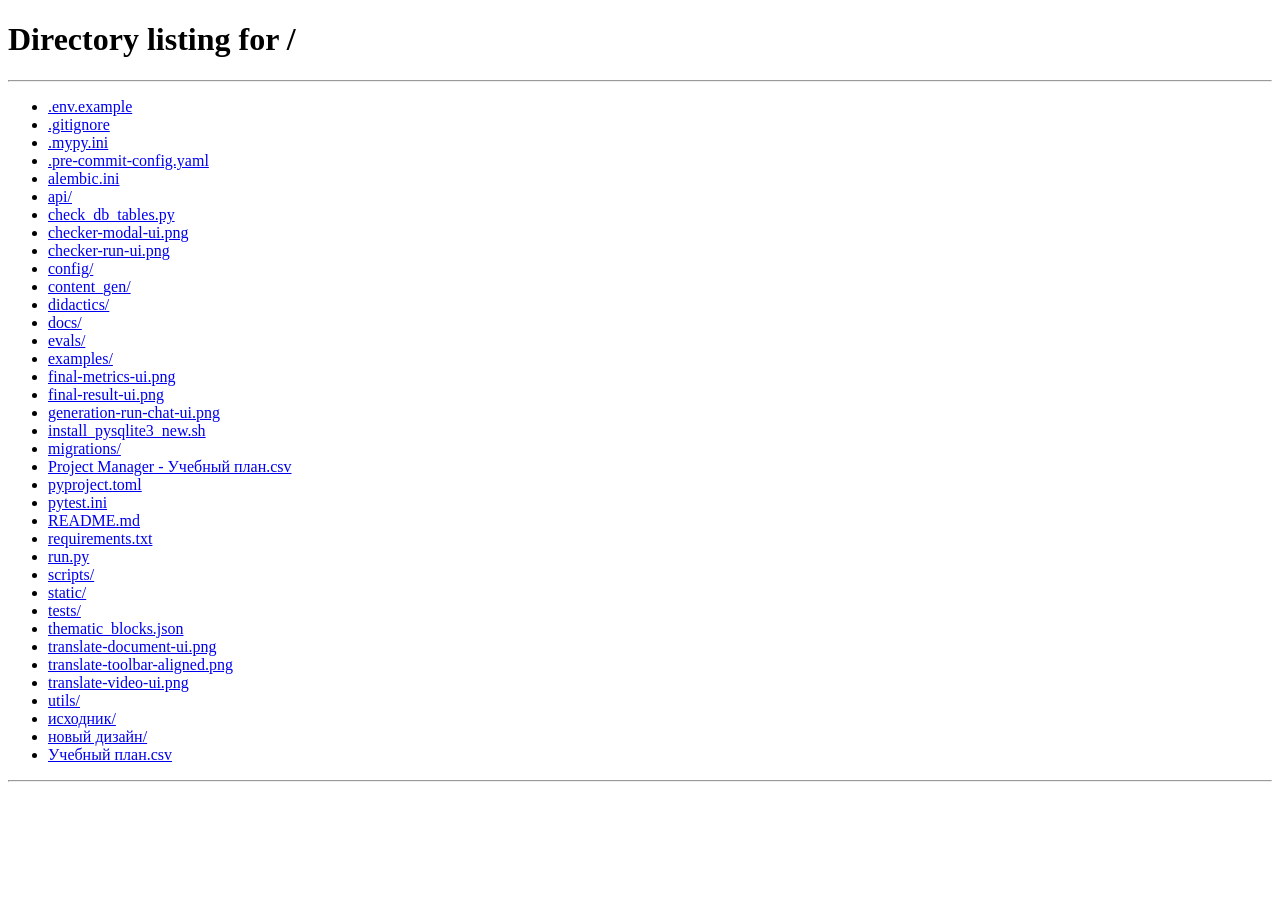
<file: static/checker.html>
﻿<!DOCTYPE html>
<html lang="ru">
<head>
    <meta charset="UTF-8">
    <meta name="viewport" content="width=device-width, initial-scale=1.0">
    <title>Проверка README - Школа 21</title>
    <link rel="preconnect" href="https://fonts.googleapis.com">
    <link rel="preconnect" href="https://fonts.gstatic.com" crossorigin>
    <link href="https://fonts.googleapis.com/css2?family=Inter:wght@400;500;600;700;800&family=JetBrains+Mono:wght@400;500;600&display=swap" rel="stylesheet">
    <script>
        window.MathJax = window.MathJax || {
            tex: {
                inlineMath: [['$', '$'], ['\\(', '\\)']],
                displayMath: [['$$', '$$'], ['\\[', '\\]']],
                processEscapes: true,
                processEnvironments: true
            },
            chtml: {
                displayAlign: 'center',
                displayIndent: '0',
                scale: 1.18
            },
            svg: {
                displayAlign: 'center',
                displayIndent: '0',
                scale: 1.18
            },
            options: {
                skipHtmlTags: ['script', 'noscript', 'style', 'textarea', 'pre', 'code'],
                ignoreHtmlClass: 'tex2jax_ignore',
                processHtmlClass: 'tex2jax_process'
            }
        };
    </script>
    <link rel="stylesheet" href="/static/css/styles.css?v=20260518-diagram-labels">
    <link rel="stylesheet" href="/static/css/s21-tokens.css?v=20260514-split2">
    <link rel="stylesheet" href="/static/css/s21-base.css?v=20260514-split2">
    <link rel="stylesheet" href="/static/css/s21-forms.css?v=20260514-split2">
    <link rel="stylesheet" href="/static/css/s21-buttons.css?v=20260514-split2">
    <link rel="stylesheet" href="/static/css/s21-badges.css?v=20260514-split2">
    <link rel="stylesheet" href="/static/css/s21-markdown.css?v=20260520-methodology-diagram-stability">
    <link rel="stylesheet" href="/static/css/s21-design.css?v=20260514-split">
    <link rel="stylesheet" href="/static/css/s21-dashboard.css?v=20260514-header-fix">
    <link rel="stylesheet" href="/static/css/s21-workflow.css?v=20260514-split3">
    <link rel="stylesheet" href="/static/css/s21-metrics.css?v=20260514-split3">
    <link rel="stylesheet" href="/static/css/s21-checker.css?v=20260518-diagram-polish">
    <script src="/static/js/modules/modelSelector.js?v=20260514-header-fix"></script>
    <script src="/static/js/utils/pagePrefetch.js?v=20260518-page-prefetch-lite" defer></script>
</head>
<body class="s21-product page-checker">
    <header class="dashboard-header dashboard-header--menu checker-topbar">
        <a class="dashboard-brand" href="/app" aria-label="Главная" hidden>
            <span>
                <span id="checkerBrandMark" class="dashboard-brand-mark">ПРОВЕРКА</span>
                <span id="checkerBrandSub" class="dashboard-brand-sub">39 критериев · v 2.4</span>
            </span>
        </a>

        <nav class="dashboard-nav" aria-label="Основные разделы">
            <a href="/app">Главная</a>
            <a href="/app/generate">Генерация</a>
            <a href="/app/check" class="active">Проверка</a>
            <a href="/app/translate">Перевод</a>
            <a href="/app/instruction">Инструкция</a>
        </nav>

        <div class="dashboard-header-actions">
            <div class="dashboard-model-picker" data-selected-model="openrouter">
                <button class="dashboard-model-button" type="button" aria-label="Выбрать модель ИИ" aria-haspopup="listbox" aria-expanded="false" onclick="toggleDashboardModelMenu(this)" title="Модель ИИ">
                    <span aria-hidden="true">ИИ</span>
                </button>
                <div class="dashboard-model-menu" role="listbox" aria-label="Модель ИИ" hidden>
                    <button type="button" role="option" data-model="openrouter" aria-selected="true" onclick="setDashboardModel(this.dataset.model)">openrouter</button>
                    <button type="button" role="option" data-model="deepseek" aria-selected="false" onclick="setDashboardModel(this.dataset.model)">deepseek</button>
                    <button type="button" role="option" data-model="gigachat" aria-selected="false" onclick="setDashboardModel(this.dataset.model)">gigachat</button>
                </div>
            </div>
            <button class="dashboard-user" type="button" onclick="handleLogout()" title="Выйти">
                <span class="dashboard-user-avatar" id="checkerUserInitials">МК</span>
                <span id="checkerUserName">M. Кравцова</span>
            </button>
        </div>
    </header>

    <div class="s21-subbar checker-subbar">
        <a href="/app">← Главное меню</a>
        <span class="sep">/</span>
        <strong id="checkerSubbarTitle">Проверка README</strong>
        <span id="checkerSubbarStatus" class="badge info" style="display: none;">ОЖИДАЕТ README</span>
        <div id="checkerSubbarRight" class="right"></div>
    </div>

    <div class="container">
        <div class="two-columns checker-layout">
            <!-- Левая колонка: ввод -->
            <div class="column checker-input-panel">
                <section id="checkerInputForm">
                    <h2>Проверка README</h2>
                    <p class="s21-page-hint">Загрузите README.md и получите разбор по 39 критериям.</p>

                    <div class="file-upload checker-file-card" onclick="if (event.target.tagName !== 'INPUT') document.getElementById('readmeFile').click()">
                        <input type="file" id="readmeFile" accept=".md" onclick="event.stopPropagation()" onchange="handleReadmeFileSelect(event)">
                        <span class="generator-upload-icon"></span>
                        <span>
                            <strong id="checkerReadmeUploadTitle">Загрузить README.md</strong>
                            <small id="readmeFileNameChecker">Markdown-файл для проверки</small>
                        </span>
                        <button type="button" class="checker-file-remove" onclick="event.stopPropagation(); clearCheckerFile()">×</button>
                    </div>

                    <div class="expander checker-expander">
                        <div class="expander-header" onclick="toggleExpander('checkerLoExpander')">
                            <span>Образовательные результаты</span>
                            <span class="badge">ОПЦИОНАЛЬНО</span>
                            <span>⌃</span>
                        </div>
                        <div class="expander-content" id="checkerLoExpander">
                            <div class="form-group">
                                <label>Образовательные результаты</label>
                                <textarea id="learningOutcomes" rows="5" placeholder="Понимать модели атак на сетевую инфраструктуру&#10;Уметь анализировать pcap-логи&#10;Знать принципы firewall и IDS"></textarea>
                            </div>
                        </div>
                    </div>

                    <div class="expander checker-expander">
                        <div class="expander-header" onclick="toggleExpander('checkerCurriculumExpander')">
                            <span>Учебный план для улучшения</span>
                            <span class="badge">ОПЦИОНАЛЬНО</span>
                            <span>⌄</span>
                        </div>
                        <div class="expander-content" id="checkerCurriculumExpander">
                            <p class="s21-field-hint">Если загрузите УП и выберете проект, при улучшении README данные подтянутся из учебного плана. Иначе они будут извлечены из README.</p>
                            <div class="file-upload s21-accent-upload checker-file-card small" onclick="if (event.target.tagName !== 'INPUT') document.getElementById('checkerCurriculumFile').click()">
                                <input type="file" id="checkerCurriculumFile" accept=".csv" onclick="event.stopPropagation()" onchange="handleCheckerCurriculumUpload(event)">
                                <span class="generator-upload-icon"></span>
                                <span>
                                    <strong>Загрузить CSV учебного плана</strong>
                                    <small id="checkerCurriculumFileName" class="s21-upload-status">Для точного контекста улучшения</small>
                                </span>
                            </div>
                            <div class="form-group" id="checkerCurriculumBlockGroup" style="display: none;">
                                <label>Тематический блок</label>
                                <select id="checkerCurriculumBlock" onchange="onCheckerCurriculumBlockChange()">
                                    <option value="">— Выберите блок —</option>
                                </select>
                            </div>
                            <div class="form-group" id="checkerCurriculumProjectGroup" style="display: none;">
                                <label>Проект в блоке</label>
                                <select id="checkerCurriculumProject" onchange="onCheckerCurriculumProjectChange()">
                                    <option value="">— Выберите проект —</option>
                                </select>
                            </div>
                        </div>
                    </div>

                    <div class="checker-actions">
                        <button class="btn btn-secondary" onclick="clearCheckerResults()">Очистить результат</button>
                        <button class="btn" id="checkBtn" onclick="checkReadme()">✓ Проверить README</button>
                    </div>
                </section>

                <section id="checkerRunSnapshot" class="generation-run-snapshot" style="display: none;" aria-label="Параметры запуска улучшения">
                    <div class="generator-panel-heading compact">
                        <h2>Параметры запуска</h2>
                        <p class="s21-page-hint">Зафиксированы перед генерацией улучшенного README</p>
                    </div>
                    <div class="generation-run-params-table">
                        <div><span>README</span><strong id="checkerRunParamReadme">—</strong></div>
                        <div><span>Название</span><strong id="checkerRunParamTitle">—</strong></div>
                        <div><span>Тематический блок</span><strong id="checkerRunParamBlock">—</strong></div>
                        <div><span>Тип</span><strong id="checkerRunParamType">—</strong></div>
                        <div><span>Язык</span><strong id="checkerRunParamLanguage">RU · Русский</strong></div>
                        <div><span>Кол-во задач</span><strong id="checkerRunParamTasks">—</strong></div>
                        <div><span>Методология</span><strong id="checkerRunParamMethodology">Обычный режим</strong></div>
                    </div>
                    <div class="generation-run-note">
                        <strong>Генерация может занять до 15 минут.</strong>
                        <span>Процесс использует тот же pipeline, что и основной генератор.</span>
                    </div>
                </section>
            </div>

            <!-- Правая колонка: результаты -->
            <div class="column checker-result-panel">
                <div id="noResults" class="checker-empty-state">
                    <div class="generator-empty-orbit"><span></span></div>
                    <h3>Результаты появятся здесь</h3>
                    <p>Загрузите README слева и запустите проверку. После проверки можно улучшить документ.</p>
                </div>

                <div id="resultsArea" style="display: none;">
                    <section id="checkerScorePanel" class="s21-checker-score-panel checker-score-hero" aria-label="Сводка проверки">
                        <div class="s21-score-ring" id="checkerScoreRing">
                            <span id="checkerScorePercent">—</span>
                        </div>
                        <div class="s21-checker-score-copy">
                            <div class="checker-score-badge" id="checkerThresholdBadge">ОЦЕНКА README</div>
                            <div class="s21-summary-value">Оценка README: <span id="checkerScoreValue">—</span></div>
                            <div class="s21-summary-note" id="checkerScoreStatus">Загрузите README для оценки</div>
                            <div id="improveReadmeSection" class="checker-score-actions" style="display: none;">
                                <button class="btn" id="improveReadmeBtn" onclick="startImprovement()">↗ Улучшить README</button>
                                <button class="btn btn-secondary" onclick="showTab('report', document.querySelector('.checker-result-tabs .tab:nth-child(2)'))">Только отчёт</button>
                            </div>
                            <div id="improveReadmeWarning" class="checker-improve-note" style="display: none;">
                                Ниже порога 70 %. Рекомендуется улучшить README.
                            </div>
                        </div>
                    </section>

                    <div id="warningsArea"></div>

                    <!-- Секция отображения процесса генерации улучшенного README -->
                    <div id="improvementGenerationProgress" class="s21-progress-panel" style="display: none;">
                        <div class="s21-progress-header">
                            <div class="spinner"></div>
                            <p class="s21-progress-title">Генерация улучшенного README...</p>
                        </div>
                        <div class="s21-progress-row">
                            <p>
                                <strong>Время работы:</strong> <span id="improvementTimer">00:00</span>
                            </p>
                        </div>
                        <div class="s21-progress-row">
                            <p>
                                <strong>Текущий агент:</strong> <span id="improvementCurrentAgent">Инициализация...</span>
                            </p>
                        </div>
                        <div class="warnings s21-compact-warning">
                            <p>
                                <strong>Внимание:</strong> Генерация может занимать до 15 минут. Пожалуйста, не закрывайте страницу.
                            </p>
                        </div>
                    </div>

                    <section class="checker-result-card">
                        <div class="generation-final-tabsbar checker-tabsbar">
                            <div class="tabs checker-result-tabs">
                                <button class="tab active" onclick="showTab('metrics', this)">Критерии <span class="count">39</span></button>
                                <button class="tab" onclick="showTab('report', this)">Статистика текста</button>
                                <button class="tab" onclick="showTab('readme', this)">Исходный README</button>
                                <button class="tab" id="improvedReadmeTab" onclick="showTab('improvedReadme', this)" style="display: none;">Улучшенный README <span class="badge">beta</span></button>
                            </div>
                        </div>

                        <div id="metrics" class="tab-content active checker-tab-body">
                            <div id="checkerMetricsVersionSwitcher" class="s21-version-switcher" style="display: none;">
                                <div class="tabs">
                                    <button class="tab active" id="checkerMetricsTabOriginal" onclick="switchCheckerMetricsVersion('original', this)">Исходный README</button>
                                    <button class="tab" id="checkerMetricsTabImproved" onclick="switchCheckerMetricsVersion('improved', this)">Улучшенный README</button>
                                </div>
                            </div>
                            <div id="checkerMetricsOriginal" class="report-version-content" style="display: block;"></div>
                            <div id="checkerMetricsImproved" class="report-version-content" style="display: none;"></div>
                        </div>

                        <div id="report" class="tab-content checker-tab-body">
                            <div id="checkerReport" class="report-version-content"></div>
                        </div>

                        <div id="readme" class="tab-content checker-tab-body">
                            <div id="readmePreview" class="markdown-preview result-markdown"></div>
                        </div>

                        <div id="improvedReadme" class="tab-content checker-tab-body">
                            <div id="improvedReadmePreview" class="markdown-preview result-markdown"></div>
                            <div class="s21-preview-actions">
                                <button class="btn" onclick="downloadImprovedReadme()">Скачать улучшенный README</button>
                            </div>
                        </div>
                    </section>
                </div>

                <section id="checkerImprovementRunView" class="generation-run-view checker-improvement-run" style="display: none;" aria-label="Генерация улучшенного README">
                    <div class="generation-run-head">
                        <div class="generation-run-ring" id="checkerRunRing" style="--run-progress: 12%;">
                            <span id="checkerRunPercent">12%</span>
                        </div>
                        <div class="generation-run-title-block">
                            <div class="generation-run-kicker">ЭТАП <span id="checkerRunStageIndex">01</span> ИЗ 10</div>
                            <h2 id="checkerRunTitle">Генерация улучшенного README</h2>
                            <p id="checkerRunSubtitle">Создаём задания и пересобираем документ по критериям проверки.</p>
                        </div>
                        <div class="generation-run-time">
                            <span>Время</span>
                            <strong id="checkerRunTimer">00:00</strong>
                            <small id="checkerRunRemaining">осталось ~ 6–15 мин</small>
                        </div>
                    </div>

                    <div class="generation-pipeline-card">
                        <ol id="checkerRunTimeline" class="generation-pipeline-list">
                            <li class="generation-pipeline-step now"><span>01</span><div><strong>Анализ README</strong><small>Извлекаем структуру, цели и ограничения</small></div><em>в работе</em></li>
                            <li class="generation-pipeline-step pending"><span>02</span><div><strong>Уточнение параметров</strong><small>Проверяем seed для генерации</small></div><em>ожидает</em></li>
                            <li class="generation-pipeline-step pending"><span>03</span><div><strong>План практики</strong><small>Собираем задачи и критерии сдачи</small></div><em>ожидает</em></li>
                            <li class="generation-pipeline-step pending"><span>04</span><div><strong>Теория и примеры</strong><small>Достраиваем недостающие блоки</small></div><em>ожидает</em></li>
                            <li class="generation-pipeline-step pending"><span>05</span><div><strong>Проверка качества</strong><small>Прогоняем критерии и исправления</small></div><em>ожидает</em></li>
                            <li class="generation-pipeline-step pending"><span>06</span><div><strong>Сборка результата</strong><small>Готовим README и архив</small></div><em>ожидает</em></li>
                        </ol>
                    </div>
                </section>
            </div>
        </div>
    </div>

    <script src="/static/js/modules/markdownRendering.js?v=20260520-methodology-diagram-stability"></script>
    <script src="/static/js/modules/generationRunView.js?v=20260514-split"></script>
    <script src="/static/js/modules/generationPolling.js?v=20260514-split"></script>
    <script src="/static/js/modules/generationPersistence.js?v=20260514-split"></script>
    <script src="/static/js/modules/curriculumForm.js?v=20260514-split"></script>
    <script src="/static/js/modules/generationResultTabs.js?v=20260514-split"></script>
    <script src="/static/js/modules/generationFormState.js?v=20260514-model-switch"></script>
    <script src="/static/js/modules/metricsView.js?v=20260518-checker-filter-state"></script>
    <script src="/static/js/modules/translationPage.js?v=20260514-video-progress"></script>
    <script src="/static/js/utils/authSession.js?v=20260518-auth-session"></script>
    <script src="/static/js/main.js?v=20260518-diagram-compact"></script>
    <script src="/static/js/modules/checkerReadmePreview.js?v=20260518-checker-diagram-fit"></script>
    <script src="/static/js/modules/checkerDiffView.js?v=20260514-split"></script>
    <script src="/static/js/modules/checkerMetricsSwitch.js?v=20260514-split"></script>
    <script src="/static/js/modules/checkerCurriculumState.js?v=20260514-split2"></script>
    <script src="/static/js/modules/checkerImprovementModal.js?v=20260514-split2"></script>
    <script src="/static/js/modules/checkerImprovementRun.js?v=20260514-model-switch"></script>
    <script src="/static/js/modules/checkerPage.js?v=20260514-split"></script>
    
    <!-- Модальное окно для редактирования извлеченных данных -->
    <div id="improvementModal" class="modal checker-improvement-overlay" style="display: none;">
        <div class="modal-content s21-improvement-modal checker-improvement-modal">
            <div class="modal-header">
                <div class="checker-modal-icon">↗</div>
                <div>
                    <h2>Улучшение README</h2>
                    <p>Мы извлекли данные из README. Проверьте их перед генерацией улучшенной версии.</p>
                </div>
                <span class="close" onclick="closeImprovementModal()">&times;</span>
            </div>
            <div class="modal-body">
                <div id="improvementLoading" class="s21-loading-state" style="display: none;">
                    <div class="spinner"></div>
                    <p>Извлечение данных из README...</p>
                </div>
                
                <div id="improvementEditor" style="display: none;">
                    <div class="checker-improvement-stepper" aria-label="Шаги улучшения README">
                        <div class="checker-step active"><span>1</span><span>Основное</span></div>
                        <div class="checker-step"><span>2</span><span>Параметры проекта</span></div>
                        <div class="checker-step"><span>3</span><span>Результаты и навыки</span></div>
                        <div class="checker-step"><span>4</span><span>Бонус и репозиторий</span></div>
                    </div>
                    <form id="improvementForm" class="checker-modal-grid">
                        <div class="form-group wide">
                            <label>Название проекта *</label>
                            <input type="text" id="improveTitleSeed" required>
                        </div>
                        
                        <div class="form-group wide">
                            <label>Описание проекта *</label>
                            <textarea id="improveDescription" rows="3" required></textarea>
                        </div>
                        
                        <div class="form-group">
                            <label>Язык *</label>
                            <select id="improveLanguage" required>
                                <option value="ru">Русский</option>
                                <option value="en">English</option>
                                <option value="kg">Кыргызча</option>
                                <option value="uz">O'zbek</option>
                            </select>
                        </div>
                        
                        <div class="form-group">
                            <label>Тематический блок *</label>
                            <select id="improveThematicBlock" required>
                                <option value="">Выберите тематический блок</option>
                            </select>
                            <small id="thematicBlockHint" class="s21-field-hint"></small>
                        </div>
                        
                        <div class="expander" id="improveAddBlockExpander" style="display: none;">
                            <div class="expander-header" onclick="toggleExpander('improveAddBlockExpander')">
                                <span>Добавить новый тематический блок</span>
                                <span>▼</span>
                            </div>
                            <div class="expander-content">
                                <div class="form-group">
                                    <label>Название тематического блока</label>
                                    <input type="text" id="improveNewBlockName" placeholder="Например: Машинное обучение">
                                </div>
                                <div class="form-group">
                                    <label>Кодовое обозначение (сокращенное на латинице)</label>
                                    <input type="text" id="improveNewBlockCode" placeholder="Например: ML">
                                </div>
                                <button type="button" class="btn" onclick="addImprovementThematicBlock()">Добавить тематический блок</button>
                            </div>
                        </div>
                        
                        <div class="form-group">
                            <label>Уровень аудитории *</label>
                            <input type="text" id="improveAudienceLevel" placeholder="Например: базовый, продвинутый, начальный" required>
                            <small class="s21-field-hint">Укажите уровень аудитории в свободной форме. Будет оценен агентом.</small>
                        </div>
                        
                        <div class="form-group">
                            <label>Тип проекта *</label>
                            <select id="improveProjectType" required onchange="toggleImproveGroupSize()">
                                <option value="individual">Индивидуальный</option>
                                <option value="group">Групповой</option>
                            </select>
                        </div>
                        
                        <div class="form-group" id="improveGroupSizeGroup" style="display: none;">
                            <label>Количество человек в группе *</label>
                            <input type="number" id="improveGroupSize" min="2" max="10" value="2">
                            <small class="s21-field-hint">Количество человек в группе (от 2 до 10)</small>
                        </div>

                        <label class="toggle-field generator-toggle-card checker-methodology-toggle" for="improveMethodologyHumanReview">
                            <input type="checkbox" id="improveMethodologyHumanReview">
                            <span>
                                <strong>Методологический режим</strong>
                                <small>Останавливать генерацию улучшенного README на контрольных точках для подтверждения методологом</small>
                            </span>
                        </label>
                        
                        <div class="form-group wide">
                            <label>Образовательные результаты (по одному в строке)</label>
                            <textarea id="improveLearningOutcomes" rows="5" placeholder="Что студент должен научиться делать?"></textarea>
                        </div>
                        
                        <div class="form-group">
                            <label>Навыки (через запятую)</label>
                            <input type="text" id="improveSkills" placeholder="Навык 1, Навык 2, ...">
                        </div>
                        
                        <div class="form-group">
                            <label>Инструменты (через запятую)</label>
                            <input type="text" id="improveRequiredTools" placeholder="Python, Docker, Git, ...">
                        </div>
                        
                        <div class="form-group">
                            <label>Количество задач (2-8)</label>
                            <input type="number" id="improveTasksCount" min="2" max="8">
                            <small class="s21-field-hint">Если не указано, будет определено автоматически</small>
                        </div>
                        
                        <!-- Дополнительный учебный контекст -->
                        <div class="form-group wide">
                            <label>Дополнительный учебный контекст</label>
                            <textarea id="improveZUN" rows="6" placeholder="Опишите результаты обучения, навыки, темы или ограничения, которые важно учесть в проекте."></textarea>
                            <small class="s21-field-hint">Если заполнено, будет использовано как дополнительная информация при генерации</small>
                        </div>
                        
                        <!-- Бонусное задание -->
                        <div class="checkbox-group">
                            <input type="checkbox" id="improveGenerateBonus" onchange="toggleImproveBonusWish()">
                            <label for="improveGenerateBonus">Генерировать бонусное задание</label>
                        </div>
                        
                        <div class="form-group wide" id="improveBonusWishGroup" style="display: none;">
                            <label>Дополнение к бонусному заданию</label>
                            <textarea id="improveBonusWish" rows="3" placeholder="Опишите дополнительные требования к бонусному заданию"></textarea>
                        </div>
                        
                        <!-- Настройка репозитория -->
                        <div class="expander">
                            <div class="expander-header" onclick="toggleExpander('improveRepoExpander')">
                                <span>Настройка репозитория</span>
                                <span>▼</span>
                            </div>
                            <div class="expander-content" id="improveRepoExpander">
                                <div class="form-group">
                                    <label>Базовый URL репозитория</label>
                                    <input type="text" id="improveRepoBaseUrl" placeholder="https://github.com/school21/project-name">
                                </div>
                                <div class="form-group">
                                    <label>Шаблон пути в репозитории</label>
                                    <input type="text" id="improveRepoPathTemplate" placeholder="repo/part-03/task-{num:02d}/README.md" value="repo/part-03/task-{num:02d}/README.md">
                                    <small class="s21-field-hint">Шаблон пути для задач в репозитории. Используйте {num:02d} для номера задачи.</small>
                                </div>
                            </div>
                        </div>
                        
                        <div id="improvementWarnings" class="s21-warning-slot"></div>
                        
                        <div class="checker-modal-footer">
                            <span class="checker-modal-step-label">Шаг 1 из 4</span>
                            <span></span>
                            <button type="button" class="btn btn-secondary" onclick="closeImprovementModal()">Отмена</button>
                            <button type="submit" class="btn">
                                Далее →
                            </button>
                        </div>
                    </form>
                </div>
            </div>
        </div>
    </div>
</body>
</html>
</file>
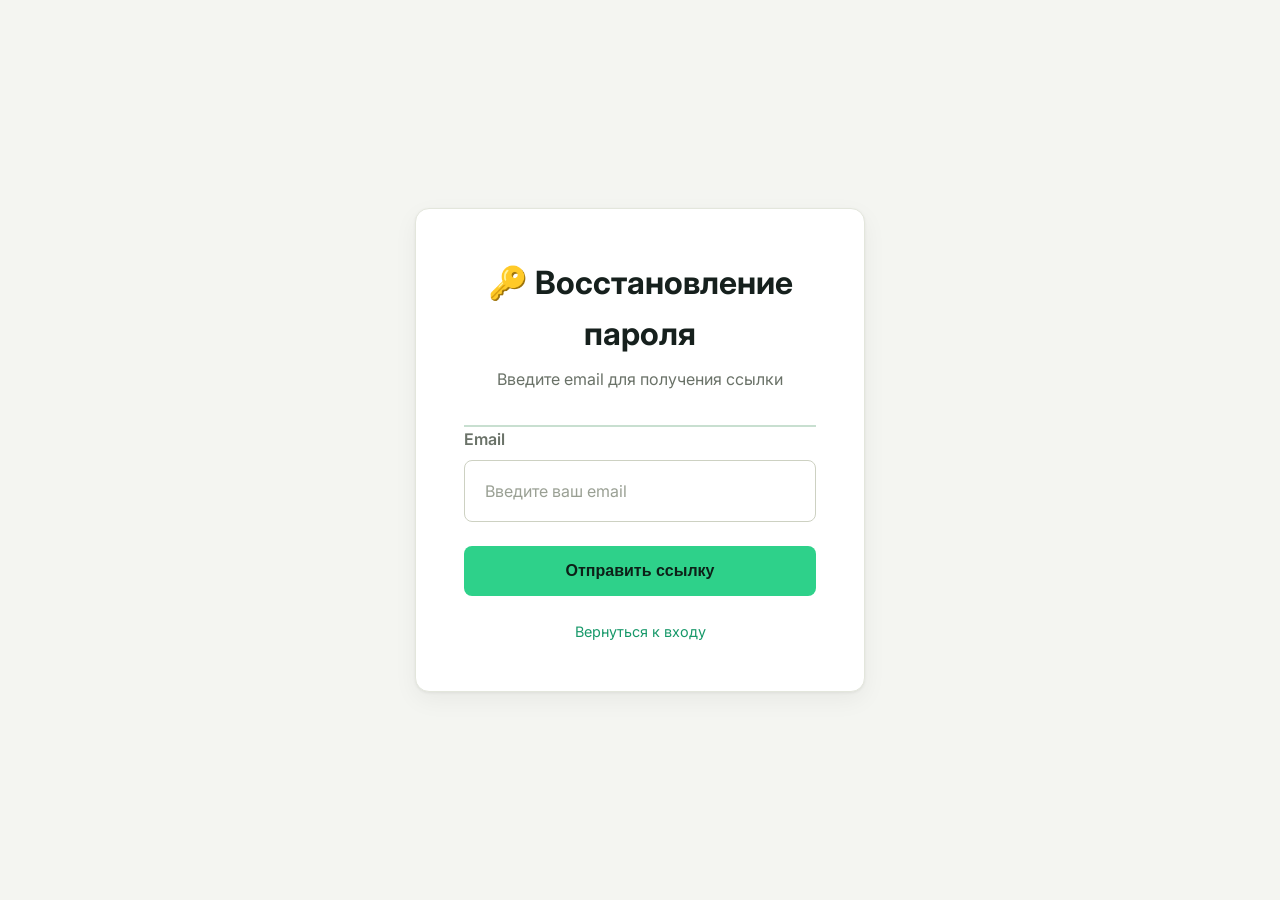
<file: static/forgot-password.html>
<!DOCTYPE html>
<html lang="ru">
<head>
    <meta charset="UTF-8">
    <meta name="viewport" content="width=device-width, initial-scale=1.0">
    <title>🔑 Восстановление пароля - Генератор учебных проектов</title>
    <link rel="preconnect" href="https://fonts.googleapis.com">
    <link rel="preconnect" href="https://fonts.gstatic.com" crossorigin>
    <link href="https://fonts.googleapis.com/css2?family=Inter:wght@400;500;600;700;800&family=JetBrains+Mono:wght@400;500;600&display=swap" rel="stylesheet">
    <link rel="stylesheet" href="/static/css/auth-light.css?v=20260508-polish-ui">
</head>
<body>
    <div class="login-container">
        <div class="login-header">
            <h1>🔑 Восстановление пароля</h1>
            <p>Введите email для получения ссылки</p>
        </div>
        
        <div id="errorMsg" class="error-msg"></div>
        <div id="successMsg" class="success-msg"></div>
        
        <form id="forgotForm" onsubmit="handleForgotPassword(event)">
            <div class="form-group">
                <label for="email">Email</label>
                <input 
                    type="email" 
                    id="email" 
                    name="email" 
                    required 
                    autocomplete="email"
                    placeholder="Введите ваш email"
                    aria-required="true"
                    aria-invalid="false"
                    aria-describedby="email-error"
                >
                <span id="email-error" class="error-message" role="alert" aria-live="polite" style="display: none;"></span>
            </div>
            
            <button type="submit" class="btn" id="forgotBtn">Отправить ссылку</button>
            
            <div class="auth-actions center">
                <a href="/" class="auth-link">Вернуться к входу</a>
            </div>
        </form>
    </div>
    
    <script>
        const API_BASE = window.location.origin;
        const API_URL = `${API_BASE}/api/v1`;
        
        async function handleForgotPassword(event) {
            event.preventDefault();
            
            const btn = document.getElementById('forgotBtn');
            const errorMsg = document.getElementById('errorMsg');
            const successMsg = document.getElementById('successMsg');
            const email = document.getElementById('email').value.trim();
            
            // Валидация email
            const emailError = document.getElementById('email-error');
            const emailField = document.getElementById('email');
            let hasErrors = false;
            
            if (!email) {
                emailField.setAttribute('aria-invalid', 'true');
                emailField.classList.add('field-error');
                emailError.textContent = 'Пожалуйста, введите email';
                emailError.style.display = 'block';
                hasErrors = true;
            } else if (!/^[^\s@]+@[^\s@]+\.[^\s@]+$/.test(email)) {
                emailField.setAttribute('aria-invalid', 'true');
                emailField.classList.add('field-error');
                emailError.textContent = 'Введите корректный email адрес';
                emailError.style.display = 'block';
                hasErrors = true;
            } else {
                emailField.setAttribute('aria-invalid', 'false');
                emailField.classList.remove('field-error');
                emailError.textContent = '';
                emailError.style.display = 'none';
            }
            
            if (hasErrors) {
                return;
            }
            
            errorMsg.classList.remove('show');
            successMsg.classList.remove('show');
            btn.disabled = true;
            btn.textContent = 'Отправка...';
            
            try {
                const response = await fetch(`${API_URL}/auth/forgot-password`, {
                    method: 'POST',
                    headers: {
                        'Content-Type': 'application/json'
                    },
                    body: JSON.stringify({
                        email: email
                    })
                });
                
                // Всегда показываем успех для безопасности (даже если email не найден)
                successMsg.textContent = 'Если аккаунт с таким email существует, на него отправлена ссылка для восстановления пароля.';
                successMsg.classList.add('show');
                btn.disabled = false;
                btn.textContent = 'Отправить ссылку';
                
            } catch (error) {
                console.error('Ошибка:', error);
                showError('Ошибка при отправке запроса. Попробуйте еще раз.');
                btn.disabled = false;
                btn.textContent = 'Отправить ссылку';
            }
        }
        
        function showError(message) {
            const errorMsg = document.getElementById('errorMsg');
            errorMsg.textContent = message;
            errorMsg.classList.add('show');
        }
    </script>
</body>
</html>
</file>
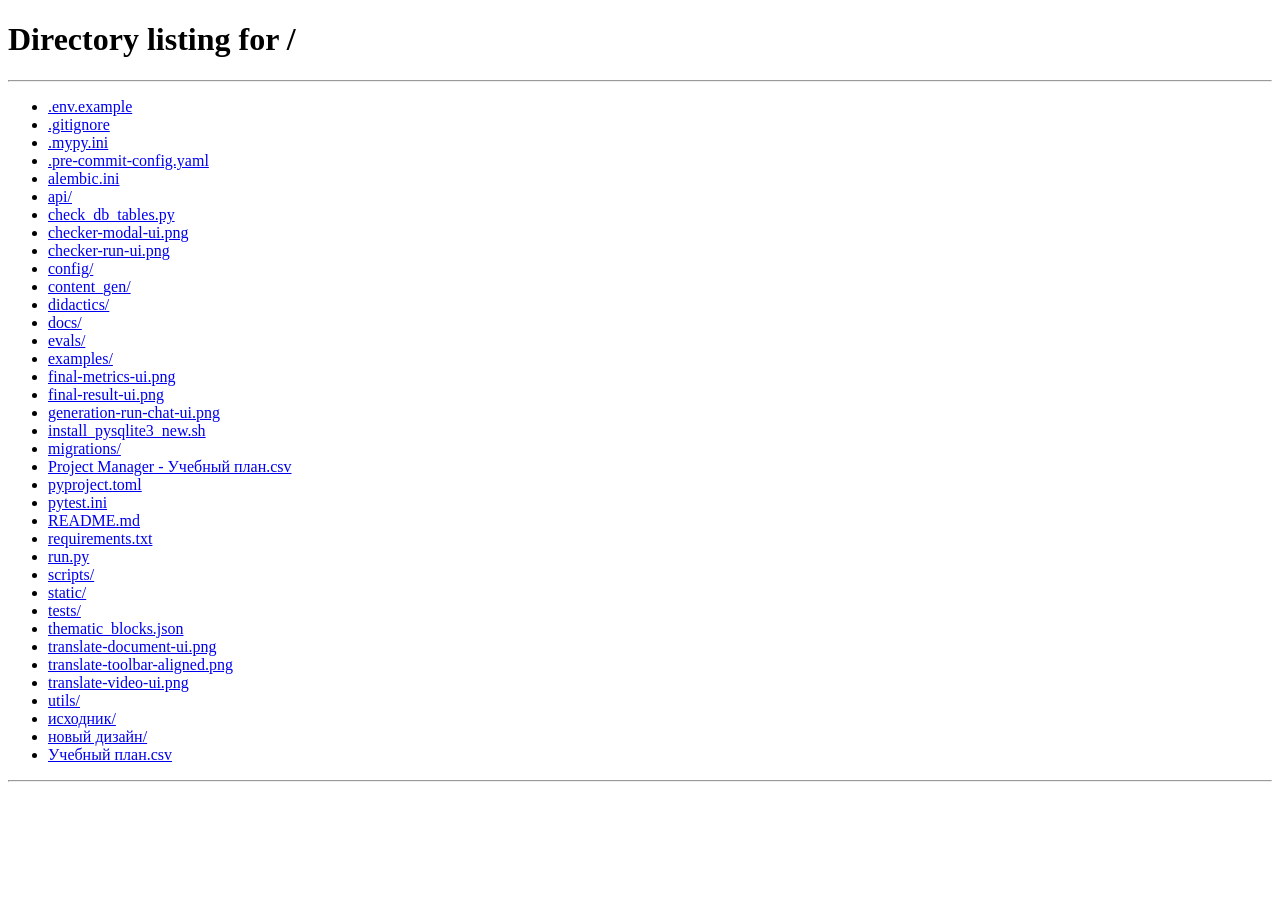
<file: static/instruction.html>
﻿<!DOCTYPE html>
<html lang="ru">
<head>
    <meta charset="UTF-8">
    <meta name="viewport" content="width=device-width, initial-scale=1.0">
    <title>Инструкция - Школа 21</title>
    <link rel="preconnect" href="https://fonts.googleapis.com">
    <link rel="preconnect" href="https://fonts.gstatic.com" crossorigin>
    <link href="https://fonts.googleapis.com/css2?family=Inter:wght@400;500;600;700;800&family=JetBrains+Mono:wght@400;500;600&display=swap" rel="stylesheet">
    <link rel="stylesheet" href="/static/css/styles.css?v=20260518-diagram-labels">
    <link rel="stylesheet" href="/static/css/s21-tokens.css?v=20260514-split2">
    <link rel="stylesheet" href="/static/css/s21-base.css?v=20260514-split2">
    <link rel="stylesheet" href="/static/css/s21-forms.css?v=20260514-split2">
    <link rel="stylesheet" href="/static/css/s21-buttons.css?v=20260514-split2">
    <link rel="stylesheet" href="/static/css/s21-badges.css?v=20260514-split2">
    <link rel="stylesheet" href="/static/css/s21-design.css?v=20260513-fluid-cleanup">
    <link rel="stylesheet" href="/static/css/s21-dashboard.css?v=20260515-dashboard-fix">
    <link rel="stylesheet" href="/static/css/s21-instruction.css?v=20260517-instruction">
    <script src="/static/js/modules/modelSelector.js?v=20260514-header-fix"></script>
    <script src="/static/js/utils/pagePrefetch.js?v=20260518-page-prefetch-lite" defer></script>
</head>
<body class="s21-product page-instruction">
    <header class="dashboard-header dashboard-header--menu instruction-topbar">
        <nav class="dashboard-nav" aria-label="Основные разделы">
            <a href="/app">Главная</a>
            <a href="/app/generate">Генерация</a>
            <a href="/app/check">Проверка</a>
            <a href="/app/translate">Перевод</a>
            <a href="/app/instruction" class="active">Инструкция</a>
        </nav>

        <div class="dashboard-header-actions">
            <div class="dashboard-model-picker" data-selected-model="openrouter">
                <button class="dashboard-model-button" type="button" aria-label="Выбрать модель ИИ" aria-haspopup="listbox" aria-expanded="false" onclick="toggleDashboardModelMenu(this)" title="Модель ИИ">
                    <span aria-hidden="true">ИИ</span>
                </button>
                <div class="dashboard-model-menu" role="listbox" aria-label="Модель ИИ" hidden>
                    <button type="button" role="option" data-model="openrouter" aria-selected="true" onclick="setDashboardModel(this.dataset.model)">openrouter</button>
                    <button type="button" role="option" data-model="deepseek" aria-selected="false" onclick="setDashboardModel(this.dataset.model)">deepseek</button>
                    <button type="button" role="option" data-model="gigachat" aria-selected="false" onclick="setDashboardModel(this.dataset.model)">gigachat</button>
                </div>
            </div>
            <button class="dashboard-user" type="button" onclick="handleLogout()" title="Выйти">
                <span class="dashboard-user-avatar" id="instructionUserInitials">U</span>
                <span id="instructionUserName">Пользователь</span>
            </button>
        </div>
    </header>

    <main class="instruction-shell">
        <section class="instruction-hero" aria-labelledby="instructionTitle">
            <div>
                <p class="instruction-kicker">Инструкция</p>
                <h1 id="instructionTitle">Как работать с генератором</h1>
                <p>Короткая памятка для методолога: что заполнять, как проверять результат и как вносить правки без лишней пересборки проекта.</p>
            </div>
            <aside class="instruction-note" aria-label="Главный принцип работы">
                <strong>Главный принцип</strong>
                <span>Сначала задайте понятный контекст, затем проверяйте результат по этапам и формулируйте правки как обычные замечания к тексту.</span>
            </aside>
        </section>

        <section class="instruction-layout" aria-label="Порядок работы">
            <aside class="instruction-rail" aria-label="Быстрый порядок">
                <h2>Порядок</h2>
                <ol>
                    <li>Заполнить параметры</li>
                    <li>Запустить генерацию</li>
                    <li>Проверить этапы</li>
                    <li>Внести правки</li>
                    <li>Проверить README</li>
                    <li>Перевести документ</li>
                    <li>Скачать результат</li>
                    <li>Разобрать ошибки</li>
                </ol>
            </aside>

            <div class="instruction-content">
                <section class="instruction-section" aria-labelledby="startTitle">
                    <div class="instruction-section-head">
                        <span class="instruction-step">01</span>
                        <h2 id="startTitle">Перед запуском</h2>
                    </div>
                    <div class="instruction-card-grid">
                        <article class="instruction-card">
                            <h3>Проверьте выбранный проект</h3>
                            <p>После загрузки УП убедитесь, что выбран нужный проект. Название, описание, результаты обучения и навыки должны относиться именно к нему.</p>
                        </article>
                        <article class="instruction-card">
                            <h3>Заполните смысловой контекст</h3>
                            <p>В описании проекта пишите, что студент должен сделать и какой рабочий результат получить. В сторителлинге опишите ситуацию, роль и ограничения.</p>
                        </article>
                        <article class="instruction-card">
                            <h3>Выберите режим работы</h3>
                            <p>Обычный режим сразу ведёт к итоговому результату. Методологический режим останавливается на контрольных точках, чтобы вы приняли этап или отправили правку.</p>
                        </article>
                    </div>
                </section>

                <section class="instruction-section" aria-labelledby="paramsTitle">
                    <div class="instruction-section-head">
                        <span class="instruction-step">02</span>
                        <h2 id="paramsTitle">Что означают параметры</h2>
                    </div>
                    <div class="instruction-param-list">
                        <article>
                            <strong>Направление и тематический блок</strong>
                            <p>Помогают подобрать словарь, соседний учебный контекст и уровень ожиданий к проекту.</p>
                        </article>
                        <article>
                            <strong>Тип проекта и размер группы</strong>
                            <p>Влияют на формулировки задач: индивидуальная работа описывается иначе, чем командный проект с распределением ролей.</p>
                        </article>
                        <article>
                            <strong>Уровень аудитории</strong>
                            <p>Задаёт глубину объяснений, сложность теории и степень самостоятельности, которую можно ожидать от студента.</p>
                        </article>
                        <article>
                            <strong>Тип сторителлинга</strong>
                            <p>Определяет, как связать задачи и теорию: через рабочий кейс, роль, проектный сценарий или сквозную историю.</p>
                        </article>
                        <article>
                            <strong>Сторителлинг / SJM</strong>
                            <p>Главная подсказка для практической части. Опишите рабочую ситуацию, конфликт, ограничения, артефакты и ожидаемое поведение студента.</p>
                        </article>
                        <article>
                            <strong>Таблицы, формулы и диаграммы</strong>
                            <p>Включайте их, когда они помогают понять материал. Если визуализация не нужна, лучше оставить текст проще.</p>
                        </article>
                        <article>
                            <strong>Бонусное задание</strong>
                            <p>Используйте, если в проекте нужен дополнительный вызов для сильных студентов. Оно не должно заменять основные задачи.</p>
                        </article>
                        <article>
                            <strong>Опорные материалы</strong>
                            <p>Это подсказки для содержания. Они помогают генератору точнее держать тему, но не обязаны попадать в результат как отдельный блок.</p>
                        </article>
                    </div>
                </section>

                <section class="instruction-section" aria-labelledby="reviewTitle">
                    <div class="instruction-section-head">
                        <span class="instruction-step">03</span>
                        <h2 id="reviewTitle">Как проверять результат</h2>
                    </div>
                    <div class="instruction-wide-card">
                        <ul class="instruction-check-list">
                            <li>В итоговом README смотрите, есть ли понятная аннотация, введение, инструкция, теория, практика и заключение.</li>
                            <li>Во вкладке «Данные» проверяйте, какие задачи, артефакты и материалы попали в проект.</li>
                            <li>Во вкладке «Метрики» смотрите критерии. Непройденный критерий означает, что стоит уточнить правку, а не начинать проект заново.</li>
                            <li>В отчёте используйте замечания как список того, что нужно проверить глазами перед принятием результата.</li>
                        </ul>
                    </div>
                </section>

                <section class="instruction-section" aria-labelledby="editsTitle">
                    <div class="instruction-section-head">
                        <span class="instruction-step">04</span>
                        <h2 id="editsTitle">Как писать правки</h2>
                    </div>
                    <div class="instruction-edit-grid">
                        <article>
                            <span>Что исправить</span>
                            <p>Опишите проблему обычным языком: «сократи теорию», «добавь пример», «сделай ожидаемый результат явным».</p>
                        </article>
                        <article>
                            <span>Как должно стать</span>
                            <p>Напишите желаемый результат: какой акцент нужен, какой тон оставить, что методолог должен увидеть после правки.</p>
                        </article>
                        <article>
                            <span>Что не трогать</span>
                            <p>Укажите ограничения, если они важны: не менять структуру задач, не удалять таблицу, не добавлять готовые ответы.</p>
                        </article>
                    </div>
                    <div class="instruction-example">
                        <strong>Пример правки</strong>
                        <p>В разделе 2.1 оставь тему, но замени пример на более близкий к проекту. Не меняй названия задач и не добавляй новую главу.</p>
                    </div>
                </section>

                <section class="instruction-section" aria-labelledby="finishTitle">
                    <div class="instruction-section-head">
                        <span class="instruction-step">05</span>
                        <h2 id="finishTitle">Финальный результат</h2>
                    </div>
                    <div class="instruction-card-grid">
                        <article class="instruction-card">
                            <h3>Примите README</h3>
                            <p>Финальная версия должна соответствовать УП, держать один рабочий контекст и быть понятной студенту без дополнительных пояснений.</p>
                        </article>
                        <article class="instruction-card">
                            <h3>Проверьте чек-лист</h3>
                            <p>Чек-лист должен проверять то, что действительно требуется в README, и не должен просить от студента лишние артефакты.</p>
                        </article>
                        <article class="instruction-card">
                            <h3>Скачайте архив</h3>
                            <p>После финальной сборки скачайте архив и проверьте, что в нём есть README, чек-лист и нужные дополнительные материалы.</p>
                        </article>
                    </div>
                </section>

                <section class="instruction-section" aria-labelledby="checkerTitle">
                    <div class="instruction-section-head">
                        <span class="instruction-step">06</span>
                        <h2 id="checkerTitle">Проверка README</h2>
                    </div>
                    <div class="instruction-card-grid">
                        <article class="instruction-card">
                            <h3>Когда использовать</h3>
                            <p>Открывайте проверку, если у вас уже есть README и нужно понять, насколько он соответствует требованиям качества.</p>
                        </article>
                        <article class="instruction-card">
                            <h3>Что загрузить</h3>
                            <p>Загрузите README. При необходимости добавьте УП и образовательные результаты, чтобы проверка учитывала исходный учебный контекст.</p>
                        </article>
                        <article class="instruction-card">
                            <h3>Как читать результат</h3>
                            <p>Смотрите не только общий балл, но и непройденные критерии. Они показывают, что нужно уточнить или исправить.</p>
                        </article>
                    </div>
                    <div class="instruction-wide-card instruction-followup-card">
                        <ul class="instruction-check-list">
                            <li>Если критерий не пройден, сначала прочитайте пояснение, затем проверьте соответствующий фрагмент README.</li>
                            <li>Если замечание справедливое, используйте улучшение README или сформулируйте правку вручную.</li>
                            <li>Если замечание спорное, проверьте, не слишком ли неявно сформулирован раздел. Часто помогает сделать результат, путь к артефакту или связь со сторителлингом более прямыми.</li>
                            <li>После улучшения сравните исходную и новую версии, чтобы убедиться, что правка не изменила лишние части документа.</li>
                        </ul>
                    </div>
                </section>

                <section class="instruction-section" aria-labelledby="translatorTitle">
                    <div class="instruction-section-head">
                        <span class="instruction-step">07</span>
                        <h2 id="translatorTitle">Переводчик</h2>
                    </div>
                    <div class="instruction-card-grid">
                        <article class="instruction-card">
                            <h3>Документы</h3>
                            <p>Загрузите README или другой документ, выберите режим перевода и целевой язык. После перевода проверьте структуру, таблицы, формулы и диаграммы.</p>
                        </article>
                        <article class="instruction-card">
                            <h3>Видео</h3>
                            <p>Для видео выберите файл, язык и запустите перевод. Результат может занять больше времени, потому что сначала нужно разобрать речь и субтитры.</p>
                        </article>
                        <article class="instruction-card">
                            <h3>Языки</h3>
                            <p>Для таджикского и кыргызского ожидается кириллица. Для узбекского ожидается латиница. Если встречаются лишние символы, повторите перевод с более строгим режимом.</p>
                        </article>
                    </div>
                    <div class="instruction-wide-card instruction-followup-card">
                        <ul class="instruction-check-list">
                            <li>Режим «Дословный» лучше подходит, когда важно сохранить структуру и термины.</li>
                            <li>Таблицы должны остаться таблицами, а формулы — читаемыми формулами. Проверьте это перед скачиванием.</li>
                            <li>Диаграммы и подписи стоит просмотреть глазами: иногда текст внутри схемы требует ручной правки.</li>
                            <li>Если перевод нужен для студентов, проверьте не только язык, но и понятность учебных формулировок.</li>
                        </ul>
                    </div>
                </section>

                <section class="instruction-section" aria-labelledby="errorsTitle">
                    <div class="instruction-section-head">
                        <span class="instruction-step">08</span>
                        <h2 id="errorsTitle">Ошибки и восстановление</h2>
                    </div>
                    <div class="instruction-card-grid">
                        <article class="instruction-card">
                            <h3>404 при возврате к запуску</h3>
                            <p>Обычно это значит, что сервер временно не нашёл состояние запуска. Локальное состояние сохраняется: обновите статус или страницу и проверьте запуск ещё раз.</p>
                        </article>
                        <article class="instruction-card">
                            <h3>502, 503 или 504</h3>
                            <p>Это временная недоступность сервера, модели или долгого шага генерации. Подождите немного и повторите действие. Не начинайте новый проект, пока не проверили текущий запуск.</p>
                        </article>
                        <article class="instruction-card">
                            <h3>Ошибка токена или лимита</h3>
                            <p>Модель не смогла принять запрос из-за ключа, лимита или выбранного провайдера. Смените модель в переключателе ИИ или передайте ошибку администратору.</p>
                        </article>
                    </div>
                    <div class="instruction-wide-card instruction-followup-card">
                        <ul class="instruction-check-list">
                            <li>Если правка применена, но текст не обновился, нажмите «Сравнить». Обычно сравнение появляется автоматически после сохранения правки.</li>
                            <li>Если текст начал повторять случайную фразу из описания проекта, сузьте правку: укажите конкретный раздел, что исправить и что не трогать.</li>
                            <li>Если критерии стали хуже после правки, не принимайте изменение сразу. Уточните запрос и попросите исправить только проблемный блок.</li>
                            <li>Если запуск завис, откройте недавние запуски: восстановимый запуск можно продолжить, зависший можно остановить аварийной остановкой.</li>
                        </ul>
                    </div>
                </section>
            </div>
        </section>
    </main>

    <script src="/static/js/utils/authSession.js?v=20260518-auth-session"></script>
    <script>
        const API_URL = `${window.location.origin}/api/v1`;

        function getAuthHeaders() {
            return window.ContentGenAuth?.getAuthHeaders() || {};
        }

        function clearInstructionAuthState() {
            window.ContentGenAuth?.clearAuthState?.();
        }

        function ensureInstructionAuth() {
            return window.ContentGenAuth?.ensureAuthPresent?.() ?? false;
        }

        function resolveInstructionDisplayName() {
            let user = null;
            try {
                user = JSON.parse(localStorage.getItem('user_info') || localStorage.getItem('user') || 'null');
            } catch {
                user = null;
            }
            return (
                user && (user.full_name || user.name || user.email || user.username)
            ) || localStorage.getItem('username') || localStorage.getItem('email') || 'Пользователь';
        }

        function resolveInstructionInitials(name) {
            const parts = String(name || '')
                .replace(/@.*$/, '')
                .split(/[.\s_-]+/)
                .filter(Boolean)
                .slice(0, 2);
            if (!parts.length) return 'U';
            return parts.map((part) => part[0]).join('').toUpperCase();
        }

        function hydrateInstructionUser() {
            const name = resolveInstructionDisplayName();
            document.getElementById('instructionUserName').textContent = name;
            document.getElementById('instructionUserInitials').textContent = resolveInstructionInitials(name);
        }

        async function handleLogout() {
            try {
                await fetch(`${API_URL}/auth/logout`, { method: 'POST', headers: getAuthHeaders() });
            } catch (error) {
                console.warn('Logout request failed:', error);
            }
            clearInstructionAuthState();
            window.location.replace('/');
        }

        if (ensureInstructionAuth()) {
            window.restoreDashboardModel?.();
            hydrateInstructionUser();
        }
    </script>
</body>
</html>
</file>
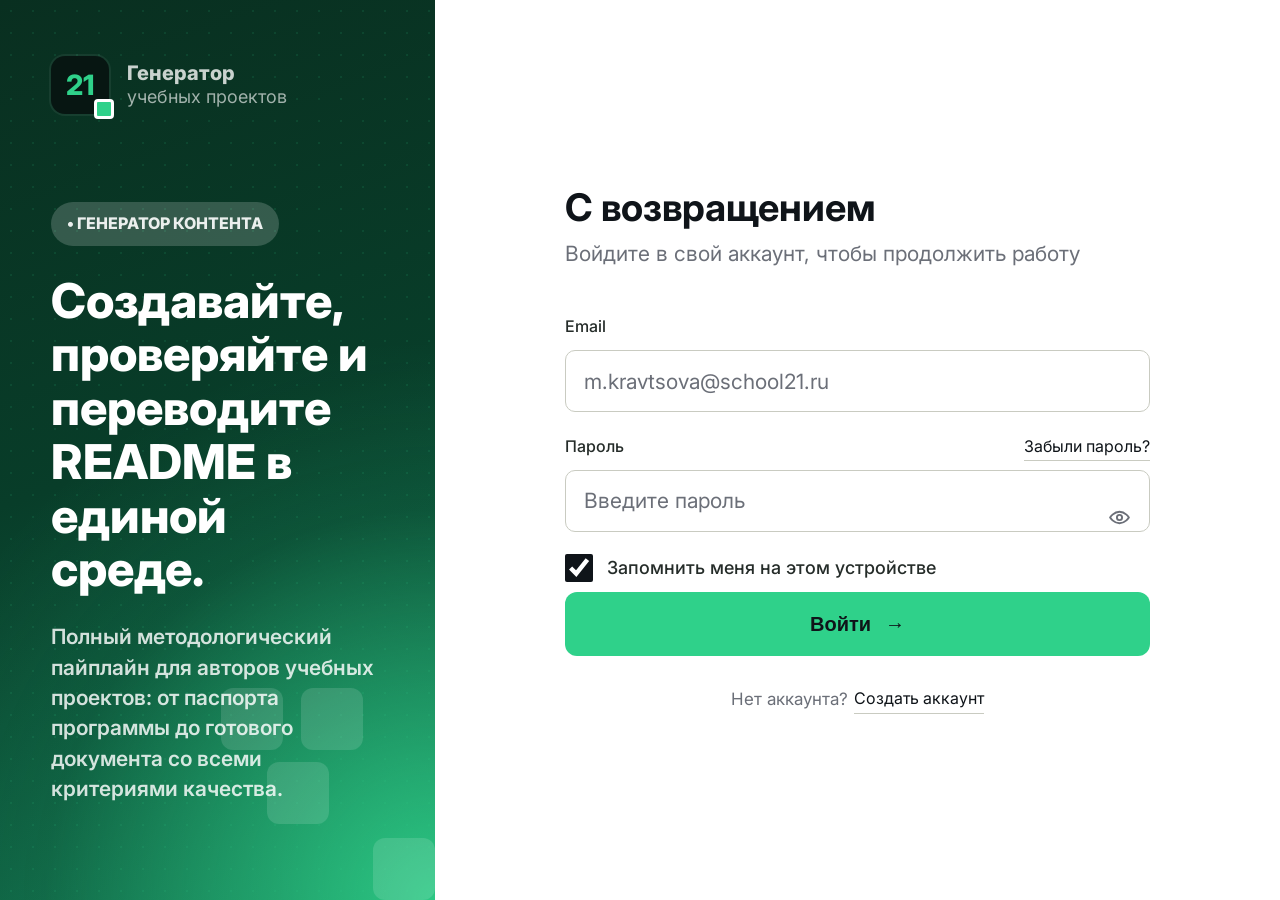
<file: static/login.html>
<!DOCTYPE html>
<html lang="ru">
<head>
    <meta charset="UTF-8">
    <meta name="viewport" content="width=device-width, initial-scale=1.0">
    <meta http-equiv="Cache-Control" content="no-store">
    <title>Вход - Генератор учебных проектов</title>
    <link rel="preconnect" href="https://fonts.googleapis.com">
    <link rel="preconnect" href="https://fonts.gstatic.com" crossorigin>
    <link href="https://fonts.googleapis.com/css2?family=Inter:wght@400;500;600;700;800&family=JetBrains+Mono:wght@400;500;600&display=swap" rel="stylesheet">
    <link rel="stylesheet" href="/static/css/auth-light.css?v=20260513-fluid-auth">
</head>
<body class="auth-login">
    <main class="auth-shell" aria-labelledby="loginTitle">
        <section class="auth-brand-panel" aria-label="Генератор учебных проектов">
            <div class="auth-brand-row">
                <span class="auth-logo-mark">21</span>
                <span>
                    <strong>Генератор</strong>
                    <small>учебных проектов</small>
                </span>
            </div>
            <div class="auth-brand-copy">
                <span class="auth-product-chip">• ГЕНЕРАТОР КОНТЕНТА</span>
                <h1>Создавайте, проверяйте и переводите README в единой среде.</h1>
                <p>Полный методологический пайплайн для авторов учебных проектов: от паспорта программы до готового документа со всеми критериями качества.</p>
            </div>
            <span class="auth-deco auth-deco-1"></span>
            <span class="auth-deco auth-deco-2"></span>
            <span class="auth-deco auth-deco-3"></span>
            <span class="auth-deco auth-deco-4"></span>
        </section>

        <section class="auth-form-panel">
            <div class="login-container">
                <div class="login-header">
                    <h1 id="loginTitle">С возвращением</h1>
                    <p>Войдите в свой аккаунт, чтобы продолжить работу</p>
                </div>
                
                <div id="errorMsg" class="error-msg"></div>
                
                <form id="loginForm" onsubmit="handleLogin(event)">
                    <div class="form-group">
                        <label for="email">Email</label>
                        <input 
                            type="email" 
                            id="email" 
                            name="email" 
                            required 
                            autocomplete="email"
                            placeholder="m.kravtsova@school21.ru"
                        >
                    </div>
                    
                    <div class="form-group">
                        <div class="auth-label-row">
                            <label for="password">Пароль</label>
                            <a href="/forgot-password">Забыли пароль?</a>
                        </div>
                        <div class="auth-password-field">
                            <input 
                                type="password" 
                                id="password" 
                                name="password" 
                                required
                                autocomplete="current-password"
                                placeholder="Введите пароль"
                            >
                            <button type="button" class="auth-eye-button" onclick="togglePasswordVisibility()" aria-label="Показать или скрыть пароль">
                                <svg viewBox="0 0 24 24" aria-hidden="true">
                                    <path d="M2.2 12s3.6-6 9.8-6 9.8 6 9.8 6-3.6 6-9.8 6-9.8-6-9.8-6Z"></path>
                                    <circle cx="12" cy="12" r="2.7"></circle>
                                </svg>
                            </button>
                        </div>
                    </div>

                    <label class="auth-remember">
                        <input type="checkbox" id="rememberDevice" checked>
                        <span>Запомнить меня на этом устройстве</span>
                    </label>
                    
                    <button type="submit" class="btn" id="loginBtn">Войти <span aria-hidden="true">→</span></button>

                </form>
                
                <div class="auth-create-account">
                    <span>Нет аккаунта?</span>
                    <a href="/register" id="createAccountLink">Создать аккаунт</a>
                </div>
            </div>
        </section>
    </main>
    
    <script>
        const API_BASE = window.location.origin;
        const API_URL = `${API_BASE}/api/v1`;
        const UNREGISTERED_LOGIN_MESSAGE = 'Вы не зарегестрированы используйте домен школы 21';
        const createAccountLink = document.getElementById('createAccountLink');

        if (createAccountLink) {
            createAccountLink.addEventListener('click', (event) => {
                event.preventDefault();
                window.location.assign('/register');
            });
        }
        
        // Проверяем, есть ли уже сохраненный токен
        const savedToken = localStorage.getItem('auth_token');
        if (savedToken) {
            // Если токен есть, перенаправляем на главную страницу
            // app.html сам проверит валидность токена и перенаправит обратно, если нужно
            window.location.replace('/app');
        }
        
        async function handleLogin(event) {
            event.preventDefault();
            
            const btn = document.getElementById('loginBtn');
            const errorMsg = document.getElementById('errorMsg');
            const emailInput = document.getElementById('email');
            const passwordInput = document.getElementById('password');
            
            if (!emailInput) {
                showError('Поле email не найдено');
                return;
            }
            
            if (!passwordInput) {
                showError('Поле пароля не найдено');
                return;
            }
            
            const email = emailInput.value.trim();
            const password = passwordInput.value;
            
            if (!email) {
                showError('Пожалуйста, введите email');
                return;
            }
            
            if (!password) {
                showError('Пожалуйста, введите пароль');
                return;
            }
            
            btn.disabled = true;
            btn.textContent = 'Вход...';
            errorMsg.classList.remove('show');
            
            try {
                const response = await fetch(`${API_URL}/auth/login`, {
                    method: 'POST',
                    headers: {
                        'Content-Type': 'application/json'
                    },
                    body: JSON.stringify({
                        email: email,
                        password: password
                    })
                });
                
                if (!response.ok) {
                    let errorDetail = 'Ошибка входа';
                    try {
                        const errorData = await response.json();
                        errorDetail = getErrorMessage(errorData, response.status);
                        console.error('Ошибка от сервера:', errorData);
                    } catch (e) {
                        // Если не удалось распарсить JSON, используем статус
                        errorDetail = `Ошибка ${response.status}: ${response.statusText}`;
                        console.error('Не удалось распарсить ответ сервера:', e);
                    }
                    throw new Error(errorDetail);
                }
                
                const data = await response.json();
                console.log('Ответ от сервера:', data);
                
                // Проверяем, что данные получены
                if (!data || !data.access_token) {
                    console.error('Неполные данные от сервера:', data);
                    throw new Error('Не получен токен доступа от сервера');
                }
                
                // Сохраняем токен в localStorage
                try {
                    localStorage.setItem('auth_token', data.access_token);
                    localStorage.setItem('user_id', data.user_id || '');
                    localStorage.setItem('username', data.username || email);
                    localStorage.setItem('email', email);
                    localStorage.setItem('session_id', (data.session_id || '').toString());
                    console.log('Данные сохранены в localStorage');
                } catch (storageError) {
                    console.error('Ошибка сохранения в localStorage:', storageError);
                    throw new Error('Не удалось сохранить данные авторизации. Проверьте настройки браузера.');
                }
                
                // Небольшая задержка перед перенаправлением для гарантии сохранения
                await new Promise(resolve => setTimeout(resolve, 100));
                
                // Перенаправляем на главную страницу приложения
                // Используем replace вместо href, чтобы избежать проблем с историей
                console.log('Перенаправление на /app');
                window.location.replace('/app');
                
            } catch (error) {
                console.error('Ошибка входа:', error);
                let errorMessage = 'Ошибка при входе. Попробуйте еще раз.';
                
                if (error.message) {
                    errorMessage = error.message;
                } else if (error instanceof TypeError && error.message.includes('fetch')) {
                    errorMessage = 'Ошибка подключения к серверу. Проверьте, что сервер запущен.';
                } else if (error.name === 'NetworkError' || error.message.includes('Failed to fetch')) {
                    errorMessage = 'Не удалось подключиться к серверу. Проверьте подключение к интернету.';
                }
                
                showError(errorMessage);
                btn.disabled = false;
                btn.textContent = 'Войти';
            }
        }

        function getErrorMessage(errorData, status) {
            const source = errorData?.detail ?? errorData?.message ?? errorData;

            if (typeof source === 'string' && source.trim()) {
                return source;
            }

            if (Array.isArray(source)) {
                const messages = source
                    .map(item => item?.msg || item?.message || item?.detail)
                    .filter(Boolean);
                if (messages.length > 0) {
                    return messages.join('; ');
                }
            }

            if (source && typeof source === 'object') {
                const nested = source.message || source.detail || source.error;
                if (typeof nested === 'string' && nested.trim()) {
                    return nested;
                }
            }

            if (status === 401) {
                return UNREGISTERED_LOGIN_MESSAGE;
            }

            return `Ошибка ${status}`;
        }
        
        function showError(message) {
            const errorMsg = document.getElementById('errorMsg');
            errorMsg.textContent = message;
            errorMsg.classList.add('show');
        }

        function togglePasswordVisibility() {
            const passwordInput = document.getElementById('password');
            if (!passwordInput) return;
            passwordInput.type = passwordInput.type === 'password' ? 'text' : 'password';
        }
    </script>
</body>
</html>
</file>
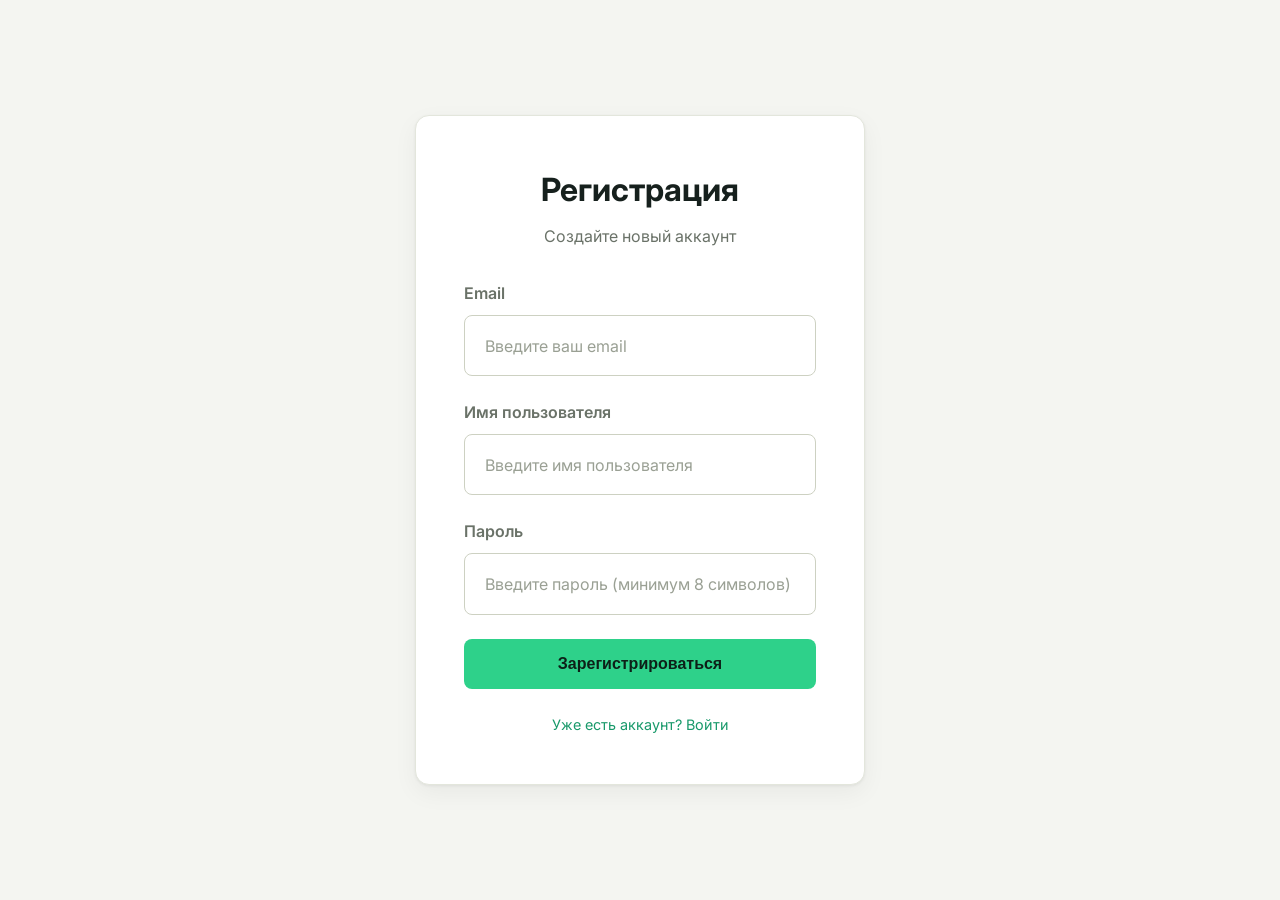
<file: static/register.html>
<!DOCTYPE html>
<html lang="ru">
<head>
    <meta charset="UTF-8">
    <meta name="viewport" content="width=device-width, initial-scale=1.0">
    <title>Регистрация - Генератор учебных проектов</title>
    <link rel="preconnect" href="https://fonts.googleapis.com">
    <link rel="preconnect" href="https://fonts.gstatic.com" crossorigin>
    <link href="https://fonts.googleapis.com/css2?family=Inter:wght@400;500;600;700;800&family=JetBrains+Mono:wght@400;500;600&display=swap" rel="stylesheet">
    <link rel="stylesheet" href="/static/css/auth-light.css?v=20260508-polish-ui">
</head>
<body>
    <div class="login-container">
        <div class="login-header">
            <h1>Регистрация</h1>
            <p>Создайте новый аккаунт</p>
        </div>
        
        <div id="errorMsg" class="error-msg"></div>
        
        <form id="registerForm" onsubmit="handleRegister(event)">
            <div class="form-group">
                <label for="email">Email</label>
                <input 
                    type="email" 
                    id="email" 
                    name="email" 
                    required 
                    autocomplete="email"
                    placeholder="Введите ваш email"
                    aria-required="true"
                    aria-invalid="false"
                    aria-describedby="email-error"
                >
                <span id="email-error" class="error-message" role="alert" aria-live="polite" style="display: none;"></span>
            </div>
            
            <div class="form-group">
                <label for="username">Имя пользователя</label>
                <input 
                    type="text" 
                    id="username" 
                    name="username" 
                    required 
                    minlength="3"
                    maxlength="100"
                    autocomplete="username"
                    placeholder="Введите имя пользователя"
                    aria-required="true"
                    aria-invalid="false"
                    aria-describedby="username-error"
                >
                <span id="username-error" class="error-message" role="alert" aria-live="polite" style="display: none;"></span>
            </div>
            
            <div class="form-group">
                <label for="password">Пароль</label>
                <input 
                    type="password" 
                    id="password" 
                    name="password" 
                    required
                    minlength="8"
                    autocomplete="new-password"
                    placeholder="Введите пароль (минимум 8 символов)"
                    aria-required="true"
                    aria-invalid="false"
                    aria-describedby="password-error"
                >
                <span id="password-error" class="error-message" role="alert" aria-live="polite" style="display: none;"></span>
            </div>
            
            <button type="submit" class="btn" id="registerBtn">Зарегистрироваться</button>
            
            <div class="auth-actions center">
                <a href="/" class="auth-link">Уже есть аккаунт? Войти</a>
            </div>
        </form>
    </div>
    
    <script>
        const API_BASE = window.location.origin;
        const API_URL = `${API_BASE}/api/v1`;
        
        async function handleRegister(event) {
            event.preventDefault();
            
            const btn = document.getElementById('registerBtn');
            const errorMsg = document.getElementById('errorMsg');
            const email = document.getElementById('email').value.trim();
            const username = document.getElementById('username').value.trim();
            const password = document.getElementById('password').value;
            
            // Валидация на клиенте
            let hasErrors = false;
            
            // Валидация email
            const emailError = document.getElementById('email-error');
            const emailField = document.getElementById('email');
            if (!email) {
                emailField.setAttribute('aria-invalid', 'true');
                emailField.classList.add('field-error');
                emailError.textContent = 'Пожалуйста, введите email';
                emailError.style.display = 'block';
                hasErrors = true;
            } else if (!/^[^\s@]+@[^\s@]+\.[^\s@]+$/.test(email)) {
                emailField.setAttribute('aria-invalid', 'true');
                emailField.classList.add('field-error');
                emailError.textContent = 'Введите корректный email адрес';
                emailError.style.display = 'block';
                hasErrors = true;
            } else {
                emailField.setAttribute('aria-invalid', 'false');
                emailField.classList.remove('field-error');
                emailError.textContent = '';
                emailError.style.display = 'none';
            }
            
            // Валидация username
            const usernameError = document.getElementById('username-error');
            const usernameField = document.getElementById('username');
            if (!username) {
                usernameField.setAttribute('aria-invalid', 'true');
                usernameField.classList.add('field-error');
                usernameError.textContent = 'Пожалуйста, введите имя пользователя';
                usernameError.style.display = 'block';
                hasErrors = true;
            } else if (username.length < 3) {
                usernameField.setAttribute('aria-invalid', 'true');
                usernameField.classList.add('field-error');
                usernameError.textContent = 'Имя пользователя должно содержать минимум 3 символа';
                usernameError.style.display = 'block';
                hasErrors = true;
            } else {
                usernameField.setAttribute('aria-invalid', 'false');
                usernameField.classList.remove('field-error');
                usernameError.textContent = '';
                usernameError.style.display = 'none';
            }
            
            // Валидация пароля
            const passwordError = document.getElementById('password-error');
            const passwordField = document.getElementById('password');
            if (!password) {
                passwordField.setAttribute('aria-invalid', 'true');
                passwordField.classList.add('field-error');
                passwordError.textContent = 'Пожалуйста, введите пароль';
                passwordError.style.display = 'block';
                hasErrors = true;
            } else if (password.length < 8) {
                passwordField.setAttribute('aria-invalid', 'true');
                passwordField.classList.add('field-error');
                passwordError.textContent = 'Пароль должен содержать минимум 8 символов';
                passwordError.style.display = 'block';
                hasErrors = true;
            } else {
                passwordField.setAttribute('aria-invalid', 'false');
                passwordField.classList.remove('field-error');
                passwordError.textContent = '';
                passwordError.style.display = 'none';
            }
            
            if (hasErrors) {
                return;
            }
            
            errorMsg.classList.remove('show');
            btn.disabled = true;
            btn.textContent = 'Регистрация...';
            
            try {
                const response = await fetch(`${API_URL}/auth/register`, {
                    method: 'POST',
                    headers: {
                        'Content-Type': 'application/json'
                    },
                    body: JSON.stringify({
                        email: email,
                        username: username,
                        password: password
                    })
                });
                
                if (!response.ok) {
                    let errorDetail = 'Ошибка регистрации';
                    try {
                        const errorData = await response.json();
                        errorDetail = errorData.detail || errorData.message || `Ошибка ${response.status}`;
                    } catch (e) {
                        errorDetail = `Ошибка ${response.status}: ${response.statusText}`;
                    }
                    throw new Error(errorDetail);
                }
                
                const data = await response.json();
                showError(`${data.message || 'Регистрация успешна!'} Перенаправление на страницу входа...`, 'success');
                
                setTimeout(() => {
                    window.location.href = '/';
                }, 2000);
                
            } catch (error) {
                console.error('Ошибка регистрации:', error);
                showError(`${error.message || 'Ошибка при регистрации. Попробуйте еще раз.'}`);
                btn.disabled = false;
                btn.textContent = 'Зарегистрироваться';
            }
        }
        
        function showError(message, type = 'error') {
            const errorMsg = document.getElementById('errorMsg');
            errorMsg.textContent = message;
            errorMsg.classList.add('show');
            if (type === 'success') {
                errorMsg.style.background = 'rgba(76, 175, 80, 0.2)';
                errorMsg.style.borderColor = 'rgba(76, 175, 80, 0.5)';
                errorMsg.style.color = '#4ade80';
            } else {
                errorMsg.style.background = 'rgba(220, 53, 69, 0.2)';
                errorMsg.style.borderColor = 'rgba(220, 53, 69, 0.5)';
                errorMsg.style.color = '#f87171';
            }
        }
    </script>
</body>
</html>
</file>
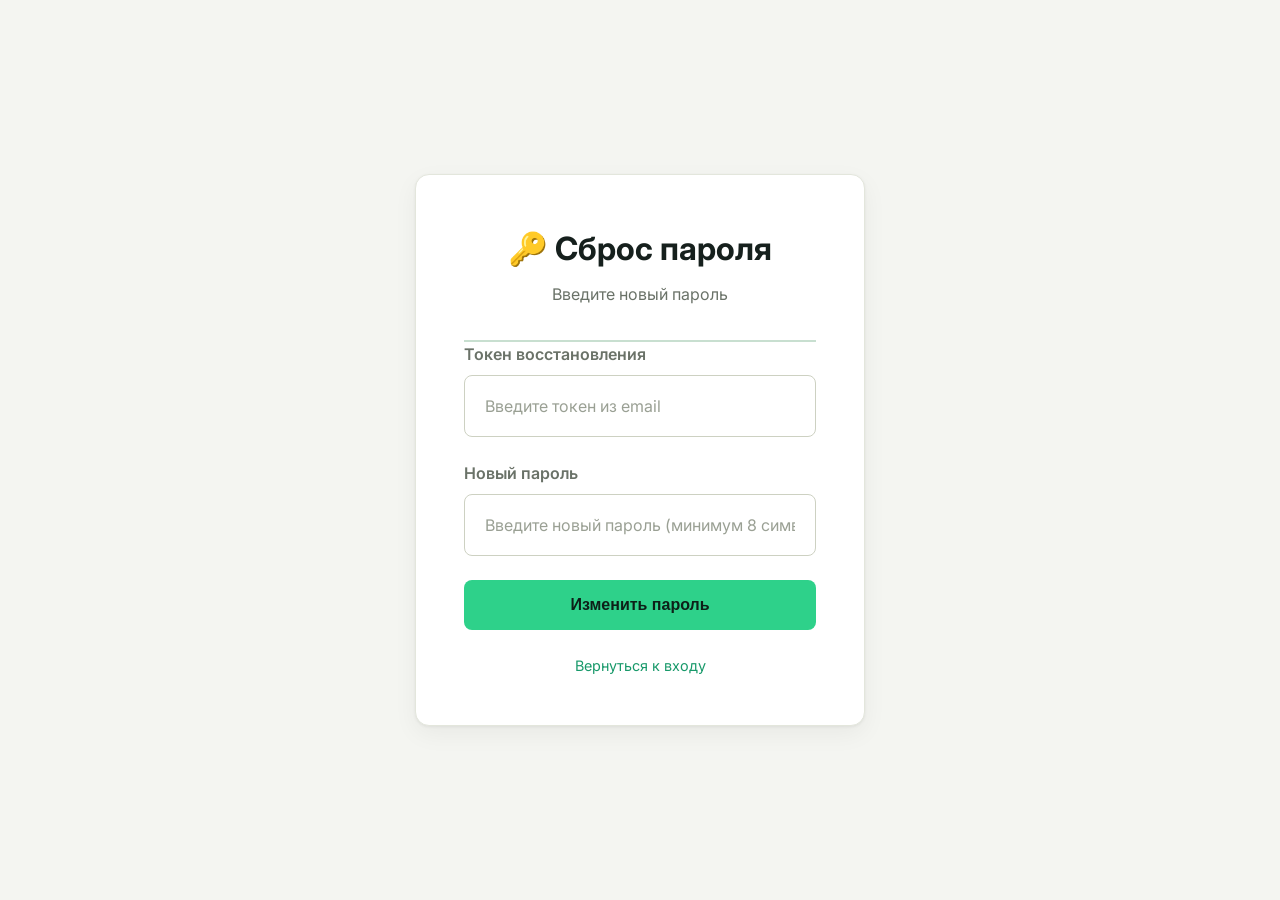
<file: static/reset-password.html>
<!DOCTYPE html>
<html lang="ru">
<head>
    <meta charset="UTF-8">
    <meta name="viewport" content="width=device-width, initial-scale=1.0">
    <title>🔑 Сброс пароля - Генератор учебных проектов</title>
    <link rel="preconnect" href="https://fonts.googleapis.com">
    <link rel="preconnect" href="https://fonts.gstatic.com" crossorigin>
    <link href="https://fonts.googleapis.com/css2?family=Inter:wght@400;500;600;700;800&family=JetBrains+Mono:wght@400;500;600&display=swap" rel="stylesheet">
    <link rel="stylesheet" href="/static/css/auth-light.css?v=20260508-polish-ui">
</head>
<body>
    <div class="login-container">
        <div class="login-header">
            <h1>🔑 Сброс пароля</h1>
            <p>Введите новый пароль</p>
        </div>
        
        <div id="errorMsg" class="error-msg"></div>
        <div id="successMsg" class="success-msg"></div>
        
        <form id="resetForm" onsubmit="handleResetPassword(event)">
            <div class="form-group">
                <label for="token">Токен восстановления</label>
                <input 
                    type="text" 
                    id="token" 
                    name="token" 
                    required 
                    autocomplete="one-time-code"
                    placeholder="Введите токен из email"
                    aria-required="true"
                    aria-invalid="false"
                    aria-describedby="token-error"
                >
                <span id="token-error" class="error-message" role="alert" aria-live="polite" style="display: none;"></span>
            </div>
            
            <div class="form-group">
                <label for="new_password">Новый пароль</label>
                <input 
                    type="password" 
                    id="new_password" 
                    name="new_password" 
                    required
                    minlength="8"
                    autocomplete="new-password"
                    placeholder="Введите новый пароль (минимум 8 символов)"
                    aria-required="true"
                    aria-invalid="false"
                    aria-describedby="password-error"
                >
                <span id="password-error" class="error-message" role="alert" aria-live="polite" style="display: none;"></span>
            </div>
            
            <button type="submit" class="btn" id="resetBtn">Изменить пароль</button>
            
            <div class="auth-actions center">
                <a href="/" class="auth-link">Вернуться к входу</a>
            </div>
        </form>
    </div>
    
    <script>
        const API_BASE = window.location.origin;
        const API_URL = `${API_BASE}/api/v1`;
        
        // Получаем токен из URL параметров
        const urlParams = new URLSearchParams(window.location.search);
        const tokenFromUrl = urlParams.get('token');
        if (tokenFromUrl) {
            document.getElementById('token').value = tokenFromUrl;
        }
        
        async function handleResetPassword(event) {
            event.preventDefault();
            
            const btn = document.getElementById('resetBtn');
            const errorMsg = document.getElementById('errorMsg');
            const successMsg = document.getElementById('successMsg');
            const token = document.getElementById('token').value.trim();
            const newPassword = document.getElementById('new_password').value;
            
            // Валидация
            let hasErrors = false;
            
            const tokenError = document.getElementById('token-error');
            const tokenField = document.getElementById('token');
            if (!token) {
                tokenField.setAttribute('aria-invalid', 'true');
                tokenField.classList.add('field-error');
                tokenError.textContent = 'Пожалуйста, введите токен';
                tokenError.style.display = 'block';
                hasErrors = true;
            } else {
                tokenField.setAttribute('aria-invalid', 'false');
                tokenField.classList.remove('field-error');
                tokenError.textContent = '';
                tokenError.style.display = 'none';
            }
            
            const passwordError = document.getElementById('password-error');
            const passwordField = document.getElementById('new_password');
            if (!newPassword) {
                passwordField.setAttribute('aria-invalid', 'true');
                passwordField.classList.add('field-error');
                passwordError.textContent = 'Пожалуйста, введите новый пароль';
                passwordError.style.display = 'block';
                hasErrors = true;
            } else if (newPassword.length < 8) {
                passwordField.setAttribute('aria-invalid', 'true');
                passwordField.classList.add('field-error');
                passwordError.textContent = 'Пароль должен содержать минимум 8 символов';
                passwordError.style.display = 'block';
                hasErrors = true;
            } else {
                passwordField.setAttribute('aria-invalid', 'false');
                passwordField.classList.remove('field-error');
                passwordError.textContent = '';
                passwordError.style.display = 'none';
            }
            
            if (hasErrors) {
                return;
            }
            
            errorMsg.classList.remove('show');
            successMsg.classList.remove('show');
            btn.disabled = true;
            btn.textContent = 'Изменение пароля...';
            
            try {
                const response = await fetch(`${API_URL}/auth/reset-password`, {
                    method: 'POST',
                    headers: {
                        'Content-Type': 'application/json'
                    },
                    body: JSON.stringify({
                        token: token,
                        new_password: newPassword
                    })
                });
                
                if (!response.ok) {
                    let errorDetail = 'Ошибка сброса пароля';
                    try {
                        const errorData = await response.json();
                        errorDetail = errorData.detail || errorData.message || `Ошибка ${response.status}`;
                    } catch (e) {
                        errorDetail = `Ошибка ${response.status}: ${response.statusText}`;
                    }
                    throw new Error(errorDetail);
                }
                
                const data = await response.json();
                successMsg.textContent = `${data.message || 'Пароль успешно изменен!'} Перенаправление на страницу входа...`;
                successMsg.classList.add('show');
                
                setTimeout(() => {
                    window.location.href = '/';
                }, 2000);
                
            } catch (error) {
                console.error('Ошибка сброса пароля:', error);
                showError(`${error.message || 'Ошибка при сбросе пароля. Попробуйте еще раз.'}`);
                btn.disabled = false;
                btn.textContent = 'Изменить пароль';
            }
        }
        
        function showError(message) {
            const errorMsg = document.getElementById('errorMsg');
            errorMsg.textContent = message;
            errorMsg.classList.add('show');
        }
    </script>
</body>
</html>
</file>
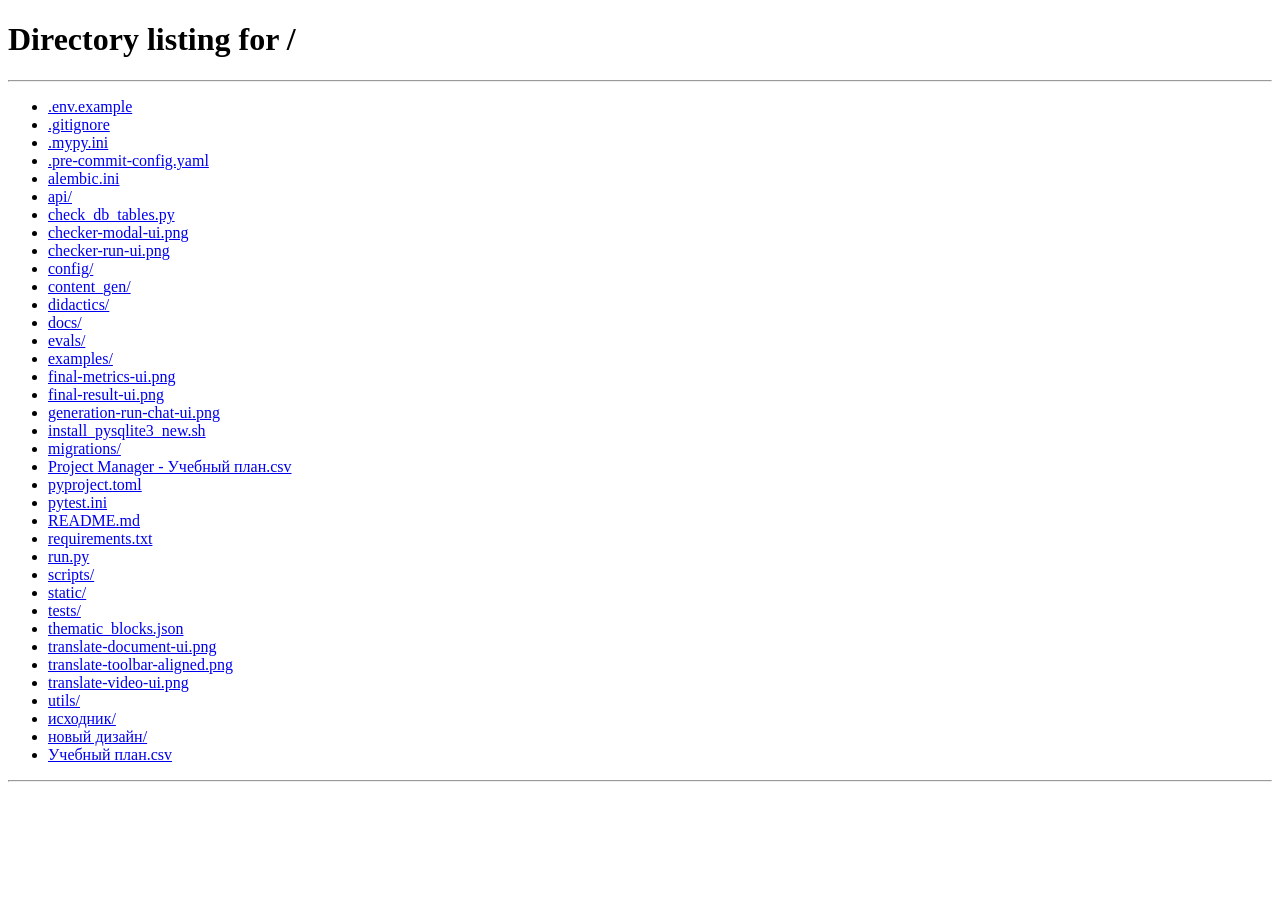
<file: static/translator.html>
﻿<!DOCTYPE html>
<html lang="ru">
<head>
    <meta charset="UTF-8">
    <meta name="viewport" content="width=device-width, initial-scale=1.0">
    <title>Перевод документов - Школа 21</title>
    <link rel="preconnect" href="https://fonts.googleapis.com">
    <link rel="preconnect" href="https://fonts.gstatic.com" crossorigin>
    <link href="https://fonts.googleapis.com/css2?family=Inter:wght@400;500;600;700;800&family=JetBrains+Mono:wght@400;500;600&display=swap" rel="stylesheet">
    <script>
        window.MathJax = window.MathJax || {
            tex: {
                inlineMath: [['$', '$'], ['\\(', '\\)']],
                displayMath: [['$$', '$$'], ['\\[', '\\]']],
                processEscapes: true,
                processEnvironments: true
            },
            chtml: { displayAlign: 'center', displayIndent: '0', scale: 1.18 },
            svg: { displayAlign: 'center', displayIndent: '0', scale: 1.18 },
            options: {
                skipHtmlTags: ['script', 'noscript', 'style', 'textarea', 'pre', 'code'],
                ignoreHtmlClass: 'tex2jax_ignore',
                processHtmlClass: 'tex2jax_process'
            }
        };
    </script>
    <link rel="stylesheet" href="/static/css/styles.css?v=20260518-diagram-labels">
    <link rel="stylesheet" href="/static/css/s21-tokens.css?v=20260514-split2">
    <link rel="stylesheet" href="/static/css/s21-base.css?v=20260514-split2">
    <link rel="stylesheet" href="/static/css/s21-forms.css?v=20260514-split2">
    <link rel="stylesheet" href="/static/css/s21-buttons.css?v=20260514-split2">
    <link rel="stylesheet" href="/static/css/s21-badges.css?v=20260514-split2">
    <link rel="stylesheet" href="/static/css/s21-markdown.css?v=20260520-methodology-diagram-stability">
    <link rel="stylesheet" href="/static/css/s21-design.css?v=20260514-split">
    <link rel="stylesheet" href="/static/css/s21-dashboard.css?v=20260514-header-fix">
    <link rel="stylesheet" href="/static/css/s21-workflow.css?v=20260514-split3">
    <link rel="stylesheet" href="/static/css/s21-translation.css?v=20260517-compare-width">
    <script src="/static/js/modules/modelSelector.js?v=20260514-header-fix"></script>
    <script src="/static/js/utils/pagePrefetch.js?v=20260518-page-prefetch-lite" defer></script>
    <script src="/static/js/utils/sanitize.js"></script>
    <script src="/static/js/utils/toast.js?v=20260508-polish-ui"></script>
    <script src="/static/js/utils/modal.js?v=20260508-polish-ui"></script>
    <script src="/static/js/utils/loading.js?v=20260508-polish-ui"></script>
    <script src="/static/js/utils/validation.js?v=20260508-polish-ui"></script>
</head>
<body class="s21-product page-translate">
    <header class="dashboard-header dashboard-header--menu translate-topbar">
        <a class="dashboard-brand" href="/app" aria-label="Главная" hidden>
            <span>
                <span id="translationBrandMark" class="dashboard-brand-mark">ПЕРЕВОД ДОКУМЕНТА · RU → EN</span>
                <span id="translationBrandSub" class="dashboard-brand-sub">учебных проектов</span>
            </span>
        </a>

        <nav class="dashboard-nav" aria-label="Основные разделы">
            <a href="/app">Главная</a>
            <a href="/app/generate">Генерация</a>
            <a href="/app/check">Проверка</a>
            <a href="/app/translate" class="active">Перевод</a>
            <a href="/app/instruction">Инструкция</a>
        </nav>

        <div class="dashboard-header-actions">
            <div class="dashboard-model-picker" data-selected-model="openrouter">
                <button class="dashboard-model-button" type="button" aria-label="Выбрать модель ИИ" aria-haspopup="listbox" aria-expanded="false" onclick="toggleDashboardModelMenu(this)" title="Модель ИИ">
                    <span aria-hidden="true">ИИ</span>
                </button>
                <div class="dashboard-model-menu" role="listbox" aria-label="Модель ИИ" hidden>
                    <button type="button" role="option" data-model="openrouter" aria-selected="true" onclick="setDashboardModel(this.dataset.model)">openrouter</button>
                    <button type="button" role="option" data-model="deepseek" aria-selected="false" onclick="setDashboardModel(this.dataset.model)">deepseek</button>
                    <button type="button" role="option" data-model="gigachat" aria-selected="false" onclick="setDashboardModel(this.dataset.model)">gigachat</button>
                </div>
            </div>
            <button class="dashboard-user" type="button" onclick="handleLogout()" title="Выйти">
                <span class="dashboard-user-avatar" id="translationUserInitials">U</span>
                <span id="translationUserName">Пользователь</span>
            </button>
        </div>
    </header>

    <div class="s21-subbar translate-subbar">
        <div class="translate-subbar-path">
            <a href="/app">← Главное меню</a>
            <span class="sep">/</span>
            <strong id="translationSubbarTitle">Перевод</strong>
        </div>
        <div class="translate-source-switch" role="tablist" aria-label="Тип перевода">
            <label class="translate-source-option active" id="translationSourceDocumentLabel">
                <input type="radio" name="translationModeSource" value="document" id="translationSourceDocument" checked onchange="toggleTranslationSourceMode()">
                <span>▤ Документ</span>
            </label>
            <label class="translate-source-option" id="translationSourceVideoLabel">
                <input type="radio" name="translationModeSource" value="video" id="translationSourceVideo" onchange="toggleTranslationSourceMode()">
                <span>▱ Видео</span>
            </label>
        </div>
    </div>

    <main class="translate-shell">
        <div id="translationStatus" class="s21-status-slot translate-status-slot"></div>
        <div id="translationProgressContainer" class="s21-progress-panel translate-progress-panel" style="display: none;">
            <div id="translationProgressPhase" class="s21-progress-label"></div>
            <div class="s21-progress-track">
                <div id="translationProgressBar" class="s21-progress-fill"></div>
            </div>
        </div>

        <section id="translationDocumentScreen" class="translate-document-screen">
            <div class="translate-document-toolbar">
                <div class="translate-field wide">
                    <label>Источник</label>
                    <div class="translate-file-pill" onclick="if (event.target.tagName !== 'INPUT') document.getElementById('translationFile').click()">
                        <input type="file" id="translationFile" accept=".md,.markdown,.txt,.html,.htm,.docx,.pdf" onclick="event.stopPropagation()" onchange="handleTranslationFileSelect(event)">
                        <span class="translate-file-icon">▤</span>
                        <strong id="translationSourceFileTitle">Загрузить README или документ</strong>
                        <small id="translationFileName">Документ для перевода</small>
                        <button type="button" aria-label="Очистить файл" onclick="event.stopPropagation(); clearTranslationFile()">×</button>
                    </div>
                    <p class="translate-file-hint">TXT, Markdown, HTML, DOCX, PDF. До 25 MB.</p>
                    <textarea id="translationInput" class="translate-hidden-input" rows="8" placeholder="Вставьте текст документа вручную"></textarea>
                </div>

                <div class="translate-field">
                    <label for="translationMode">Режим</label>
                    <select id="translationMode">
                        <option value="literal">Дословный</option>
                        <option value="combined">Дословный + читаемость</option>
                    </select>
                </div>

                <div class="translate-field">
                    <label for="translationLanguage">Целевой язык</label>
                    <select id="translationLanguage" onchange="refreshTranslationChrome()">
                        <option value="ru">RU · Русский</option>
                        <option value="en" selected>EN · Английский</option>
                        <option value="kg">KG · Кыргызский</option>
                        <option value="uz">UZ · Узбекский</option>
                        <option value="tg">TG · Таджикский</option>
                    </select>
                </div>

                <div class="translate-actions">
                    <button class="btn btn-secondary" type="button" onclick="clearTranslationForm()">Очистить</button>
                    <button class="btn" type="button" onclick="translateReadme()">◎ Перевести</button>
                </div>
            </div>

            <div id="translationNoResults" class="translate-empty-state">
                <div class="translate-empty-icon">▤</div>
                <h2>Загрузите README или документ</h2>
                <p>После перевода здесь появится оригинал и результат в режиме сравнения.</p>
            </div>

            <section id="translationResultsArea" class="translate-compare-card" style="display: none;">
                <div class="s21-translation-summary" aria-label="Сводка перевода">
                    <div>
                        <div class="s21-summary-label">Режим</div>
                        <div class="s21-summary-value" id="translationSummaryMode">Документ</div>
                    </div>
                    <div>
                        <div class="s21-summary-label">Язык</div>
                        <div class="s21-summary-value" id="translationSummaryLanguage">RU → EN</div>
                    </div>
                    <div>
                        <div class="s21-summary-label">Статус</div>
                        <div class="s21-summary-value" id="translationSummaryStatus">Готово</div>
                    </div>
                </div>

                <div class="tabs translate-mobile-tabs" aria-label="Переключение предпросмотра">
                    <button class="tab active" id="translationTabOriginalBtn" onclick="switchTranslationTab('original')">Оригинал</button>
                    <button class="tab" id="translationTabTranslatedBtn" onclick="switchTranslationTab('translated')">Перевод</button>
                </div>

                <div class="s21-translation-split translate-document-compare">
                    <article id="translationTabOriginal" class="tab-content active s21-translation-pane translate-document-pane">
                        <div class="s21-pane-head">
                            <span class="badge">RU · ОРИГИНАЛ</span>
                            <span id="translationOriginalMeta">4 218 слов · 25 КБ</span>
                        </div>
                        <div id="translationOriginalContent" class="markdown-preview"></div>
                    </article>

                    <article id="translationTabTranslated" class="tab-content s21-translation-pane translate-document-pane">
                        <div class="s21-pane-head">
                            <span class="badge success" id="translationTargetLanguageBadge">✓ EN · ПЕРЕВОД</span>
                            <div class="translate-pane-actions">
                                <span id="translationTranslatedMeta">4 102 слов</span>
                                <button class="btn btn-secondary btn-sm" type="button" onclick="downloadTranslatedMarkdown()" id="downloadTranslatedMarkdownBtn">↓ Скачать</button>
                            </div>
                        </div>
                        <div id="translationTranslatedContent" class="markdown-preview"></div>
                    </article>
                </div>

                <footer class="translate-compare-footer">
                    <span>Результат: <strong>Markdown</strong> · <strong>текст документа</strong> · <strong>режим сравнения</strong></span>
                    <div>
                        <button class="btn btn-secondary btn-sm" type="button">Сравнить</button>
                        <button class="btn btn-secondary btn-sm" type="button" onclick="copyTranslatedMarkdown()">Копировать</button>
                    </div>
                </footer>
            </section>
        </section>

        <section id="translationVideoScreen" class="translate-video-screen" style="display: none;">
            <div class="translate-video-layout">
                <div>
                    <div class="translate-video-card" onclick="if (event.target.tagName !== 'INPUT') document.getElementById('translationVideoFile').click()">
                        <input type="file" id="translationVideoFile" accept=".mp4,.webm,.mov,.avi,.mkv,.m4v" onclick="event.stopPropagation()" onchange="handleTranslationVideoSelect(event)">
                        <div class="translate-video-preview">
                            <span id="translationVideoPreviewName">Выберите видео</span>
                            <div class="translate-video-play">▶</div>
                            <div class="translate-video-subtitle">Субтитры появятся после обработки</div>
                        </div>
                        <div class="translate-video-meta">
                            <strong id="translationVideoTitle">Видео не выбрано</strong>
                            <span id="translationVideoFileName">До 500 MB</span>
                        </div>
                        <div id="translationUploadProgressContainer" class="s21-progress-panel s21-upload-progress" style="display: none;">
                            <div id="translationUploadProgressLabel" class="s21-progress-label">Загрузка видео: 0%</div>
                            <div class="s21-progress-track">
                                <div id="translationUploadProgressBar" class="s21-progress-fill"></div>
                            </div>
                        </div>
                        <div id="translationVideoProgress" class="translate-video-progress" hidden aria-live="polite">
                            <div class="translate-video-progress-row">
                                <span id="translationVideoProgressLabel">Ожидает запуска</span>
                                <span id="translationVideoProgressPct">0 %</span>
                            </div>
                            <div class="s21-progress-track">
                                <div id="translationVideoProgressBar" class="s21-progress-fill"></div>
                            </div>
                        </div>
                    </div>
                    <p class="translate-video-hint">MP4, WebM, MOV, AVI, MKV. До 500 MB.</p>
                </div>

                <aside class="translate-video-options">
                    <h2>Параметры перевода</h2>
                    <p>Что получить</p>
                    <label class="translate-check">
                        <input type="checkbox" id="translationWantVideo" checked onchange="updateTranslationOutputMode()">
                        <span>Видео с субтитрами</span>
                    </label>
                    <label class="translate-check">
                        <input type="checkbox" id="translationWantSubtitles" checked onchange="updateTranslationOutputMode()">
                        <span>Файлы субтитров (VTT, SRT, ASS)</span>
                    </label>
                    <label class="translate-check">
                        <input type="checkbox" id="translationWantTranscript" onchange="updateTranslationOutputMode()">
                        <span>Только транскрипт (.txt)</span>
                    </label>

                    <label class="translate-video-label" for="translationOutputMode">Результат</label>
                    <select id="translationOutputMode" class="translate-hidden-select" aria-label="Результат перевода видео">
                        <option value="burned_video">Видео с вжёженными субтитрами</option>
                        <option value="subtitles_only">Файлы субтитров VTT/SRT/ASS</option>
                        <option value="both" selected>Все вместе</option>
                    </select>

                    <label class="translate-video-label" for="translationLanguageMirror">Целевой язык</label>
                    <select id="translationLanguageMirror" onchange="syncTranslationLanguageFromMirror()">
                        <option value="ru">RU · Русский</option>
                        <option value="en" selected>EN · Английский</option>
                        <option value="kg">KG · Кыргызский</option>
                        <option value="uz">UZ · Узбекский</option>
                        <option value="tg">TG · Таджикский</option>
                    </select>

                    <button class="btn translate-video-submit" type="button" onclick="translateReadme()">◎ Перевести видео</button>
                </aside>
            </div>
            <section id="translationVideoResultPanel" class="translate-video-result-panel" hidden aria-live="polite">
                <div class="translate-video-result-head">
                    <span class="badge success">✓ Видео готово</span>
                    <strong id="translationVideoResultTitle">Субтитры и файлы перевода готовы</strong>
                </div>
                <p id="translationVideoResultHint">Скачайте нужные файлы здесь. Кнопки появляются после завершения обработки видео.</p>
                <div class="translate-video-download-links" id="translationVideoInlineDownloadLinks"></div>
            </section>
        </section>
    </main>

    <script src="/static/js/modules/markdownRendering.js?v=20260520-methodology-diagram-stability"></script>
    <script src="/static/js/modules/generationRunView.js?v=20260514-split"></script>
    <script src="/static/js/modules/generationPolling.js?v=20260514-split"></script>
    <script src="/static/js/modules/generationPersistence.js?v=20260514-split"></script>
    <script src="/static/js/modules/curriculumForm.js?v=20260514-split"></script>
    <script src="/static/js/modules/generationResultTabs.js?v=20260514-split"></script>
    <script src="/static/js/modules/generationFormState.js?v=20260514-model-switch"></script>
    <script src="/static/js/modules/metricsView.js?v=20260514-split"></script>
    <script src="/static/js/utils/authSession.js?v=20260518-auth-session"></script>
    <script src="/static/js/modules/translationPage.js?v=20260520-docx-output"></script>
    <script src="/static/js/main.js?v=20260518-diagram-compact"></script>
    <script>
        (function () {
            if (!window.ContentGenAuth?.ensureAuthPresent?.()) {
                return;
            }
            window.ContentGenAuth.ensureValidSession();
            hydrateTranslationUser();
            toggleTranslationSourceMode();
        })();

        function goToModeSelection() {
            window.location.href = '/app';
        }

        function hydrateTranslationUser() {
            let user = null;
            try {
                user = JSON.parse(localStorage.getItem('user_info') || localStorage.getItem('user') || 'null');
            } catch {
                user = null;
            }
            const rawName = (
                user && (user.full_name || user.name || user.email || user.username)
            ) || localStorage.getItem('username') || localStorage.getItem('email');
            const displayName = rawName || 'Пользователь';
            const initials = String(displayName)
                .split(/[\s.@_-]+/)
                .filter(Boolean)
                .slice(0, 2)
                .map(part => part[0])
                .join('')
                .toUpperCase() || 'U';
            const nameEl = document.getElementById('translationUserName');
            const initialsEl = document.getElementById('translationUserInitials');
            if (nameEl) nameEl.textContent = displayName;
            if (initialsEl) initialsEl.textContent = initials;
        }

        function refreshTranslationChrome() {
            const language = (document.getElementById('translationLanguage')?.value || 'en').toUpperCase();
            const isVideo = !!document.getElementById('translationSourceVideo')?.checked;
            const badge = document.getElementById('translationBrandBadge');
            const mark = document.getElementById('translationBrandMark');
            const title = document.getElementById('translationSubbarTitle');
            const targetBadge = document.getElementById('translationTargetLanguageBadge');
            const summaryLanguage = document.getElementById('translationSummaryLanguage');
            if (badge) badge.setAttribute('data-step', isVideo ? '05.2' : '05.1');
            if (mark) mark.textContent = isVideo ? 'ПЕРЕВОД ВИДЕО' : `ПЕРЕВОД ДОКУМЕНТА · RU → ${language}`;
            if (title) title.textContent = isVideo ? 'Перевод · Видео' : 'Перевод';
            if (targetBadge) targetBadge.textContent = `✓ ${language} · ПЕРЕВОД`;
            if (summaryLanguage) summaryLanguage.textContent = `RU → ${language}`;
            const mirror = document.getElementById('translationLanguageMirror');
            if (mirror && mirror.value !== document.getElementById('translationLanguage')?.value) {
                mirror.value = document.getElementById('translationLanguage')?.value || 'en';
            }
        }

        function switchTranslationTab(tab) {
            const originalBtn = document.getElementById('translationTabOriginalBtn');
            const translatedBtn = document.getElementById('translationTabTranslatedBtn');
            const originalTab = document.getElementById('translationTabOriginal');
            const translatedTab = document.getElementById('translationTabTranslated');
            if (!originalBtn || !translatedBtn || !originalTab || !translatedTab) return;
            const original = tab === 'original';
            originalBtn.classList.toggle('active', original);
            translatedBtn.classList.toggle('active', !original);
            originalTab.classList.toggle('active', original);
            translatedTab.classList.toggle('active', !original);
        }

        function toggleTranslationSourceMode() {
            const docBlock = document.getElementById('translationDocumentScreen');
            const videoBlock = document.getElementById('translationVideoScreen');
            const docRadio = document.getElementById('translationSourceDocument');
            const docLabel = document.getElementById('translationSourceDocumentLabel');
            const videoLabel = document.getElementById('translationSourceVideoLabel');
            const isDoc = !!docRadio?.checked;
            if (docBlock) docBlock.style.display = isDoc ? 'block' : 'none';
            if (videoBlock) videoBlock.style.display = isDoc ? 'none' : 'block';
            if (docLabel) docLabel.classList.toggle('active', isDoc);
            if (videoLabel) videoLabel.classList.toggle('active', !isDoc);
            refreshTranslationChrome();
        }

        function handleTranslationVideoSelect(event) {
            const input = event && event.target;
            const label = document.getElementById('translationVideoFileName');
            const title = document.getElementById('translationVideoTitle');
            const preview = document.getElementById('translationVideoPreviewName');
            const file = input?.files?.[0];
            if (!file) {
                if (label) label.textContent = '';
                return;
            }
            const sizeMb = Math.max(1, Math.round(file.size / 1024 / 1024));
            if (title) title.textContent = file.name;
            if (preview) preview.textContent = file.name;
            if (label) label.textContent = `${sizeMb} МБ · загружен`;
            window.resetTranslationUploadProgress?.();
            window.resetTranslationVideoProgress?.(true);
            window.resetTranslationVideoResultPanel?.();
        }

        function updateTranslationOutputMode() {
            const output = document.getElementById('translationOutputMode');
            const video = !!document.getElementById('translationWantVideo')?.checked;
            const subtitles = !!document.getElementById('translationWantSubtitles')?.checked;
            const transcript = !!document.getElementById('translationWantTranscript')?.checked;
            if (!output) return;
            if (video && subtitles) output.value = 'both';
            else if (video) output.value = 'burned_video';
            else output.value = 'subtitles_only';
            if (transcript && !video && !subtitles) output.value = 'subtitles_only';
        }

        function syncTranslationLanguageFromMirror() {
            const source = document.getElementById('translationLanguageMirror');
            const target = document.getElementById('translationLanguage');
            if (source && target) target.value = source.value;
            refreshTranslationChrome();
        }

        function clearTranslationFile() {
            const fileInput = document.getElementById('translationFile');
            const fileName = document.getElementById('translationFileName');
            const title = document.getElementById('translationSourceFileTitle');
            const input = document.getElementById('translationInput');
            if (fileInput) fileInput.value = '';
            if (fileName) fileName.textContent = 'Документ для перевода';
            if (title) title.textContent = 'Загрузить README или документ';
            if (input) input.value = '';
            if (window.resetTranslationState) window.resetTranslationState();
        }

        function clearTranslationForm() {
            clearTranslationFile();
            const videoInput = document.getElementById('translationVideoFile');
            const videoFileName = document.getElementById('translationVideoFileName');
            const videoTitle = document.getElementById('translationVideoTitle');
            const videoPreview = document.getElementById('translationVideoPreviewName');
            const status = document.getElementById('translationStatus');
            if (videoInput) videoInput.value = '';
            if (videoFileName) videoFileName.textContent = 'До 500 MB';
            if (videoTitle) videoTitle.textContent = 'Видео не выбрано';
            if (videoPreview) videoPreview.textContent = 'Выберите видео';
            if (status) status.innerHTML = '';
            if (window.resetTranslationState) window.resetTranslationState();
            window.resetTranslationVideoResultPanel?.();
        }

        function copyTranslatedMarkdown() {
            const text = window.translationTranslatedMarkdown || document.getElementById('translationTranslatedContent')?.innerText || '';
            if (!text.trim()) {
                alert('Нет переведенного текста для копирования.');
                return;
            }
            navigator.clipboard.writeText(text).then(() => {
                if (window.toast) window.toast.success('Перевод скопирован');
            }).catch(() => alert('Не удалось скопировать текст.'));
        }
    </script>
</body>
</html>
</file>
<file: static/css/styles.css>
* {
            margin: 0;
            padding: 0;
            box-sizing: border-box;
        }
        
        .container {
            max-width: 1800px;
            margin: 2rem auto;
            padding: 0 1rem;
        }
        
        .two-columns {
            display: grid;
            grid-template-columns: 30% 70%;
            gap: 2rem;
        }
        
        
        .column {
            background: rgba(10, 14, 39, 0.85);
            backdrop-filter: blur(10px);
            -webkit-backdrop-filter: blur(10px);
            border-radius: 12px;
            padding: 2rem;
            box-shadow: 0 4px 20px rgba(0,0,0,0.4);
            border: 1px solid rgba(118, 75, 162, 0.3);
        }
        
        .column h2 {
            color: #64ffda;
            margin-bottom: 1.5rem;
            font-size: 1.5rem;
            border-bottom: 2px solid #764ba2;
            padding-bottom: 0.5rem;
        }
        
        .form-group {
            margin-bottom: 1.5rem;
        }
        
        label {
            display: block;
            margin-bottom: 0.5rem;
            font-weight: 600;
            color: #b8c5d6;
        }

        .generation-mode-toggle {
            padding: 0.85rem 1rem;
            border: 1px solid rgba(100, 255, 218, 0.24);
            border-radius: 8px;
            background: rgba(20, 25, 50, 0.5);
            transition: background 0.2s ease, border-color 0.2s ease, box-shadow 0.2s ease;
        }

        .generation-mode-toggle:has(input[type="checkbox"]:checked) {
            border-color: rgba(100, 255, 218, 0.82);
            background: rgba(100, 255, 218, 0.14);
            box-shadow: 0 0 0 1px rgba(100, 255, 218, 0.28), 0 10px 28px rgba(100, 255, 218, 0.08);
        }

        .generation-mode-toggle:has(input[type="checkbox"]:checked) .toggle-field strong {
            color: #64ffda;
        }

        .generation-mode-toggle:has(input[type="checkbox"]:checked) .toggle-field small {
            color: #d8fff6;
        }

        .toggle-field {
            display: grid;
            grid-template-columns: auto minmax(0, 1fr);
            gap: 0.75rem;
            align-items: start;
            margin: 0;
            cursor: pointer;
        }

        .toggle-field input[type="checkbox"] {
            width: 1.1rem;
            height: 1.1rem;
            margin-top: 0.15rem;
            accent-color: #64ffda;
            cursor: pointer;
        }

        .toggle-field strong {
            display: block;
            color: #e0e6ed;
        }

        .toggle-field small {
            display: block;
            margin-top: 0.2rem;
            color: #8892b0;
            font-weight: 400;
            line-height: 1.35;
        }
        
        input[type="text"],
        input[type="number"],
        select,
        textarea {
            width: 100%;
            padding: 0.75rem;
            border: 2px solid rgba(118, 75, 162, 0.4);
            border-radius: 8px;
            font-size: 1rem;
            transition: border-color 0.3s, background 0.3s;
            font-family: inherit;
            background: rgba(20, 25, 50, 0.6);
            color: #e0e6ed;
        }
        
        input:focus,
        select:focus,
        textarea:focus {
            outline: none;
            border-color: #64ffda;
            background: rgba(20, 25, 50, 0.8);
        }
        
        select option {
            background: #0a0e27;
            color: #e0e6ed;
        }
        
        textarea {
            resize: vertical;
            min-height: 100px;
        }
        
        .file-upload {
            border: 2px dashed rgba(118, 75, 162, 0.4);
            border-radius: 8px;
            padding: 1.5rem;
            text-align: center;
            cursor: pointer;
            transition: all 0.3s;
            background: rgba(20, 25, 50, 0.4);
            color: #b8c5d6;
        }
        
        .file-upload:hover {
            border-color: #64ffda;
            background: rgba(20, 25, 50, 0.6);
        }
        
        .file-upload p, .file-upload small {
            color: #b8c5d6;
        }
        
        .file-upload input[type="file"] {
            display: none;
        }
        
        .btn {
            --btn-bg: linear-gradient(135deg, #27324f 0%, #33446c 48%, #24304d 100%);
            --btn-border: rgba(148, 163, 184, 0.22);
            --btn-shadow: rgba(4, 8, 22, 0.34);
            --btn-glow: rgba(100, 255, 218, 0.12);
            width: 100%;
            min-height: 3.2rem;
            margin-top: 0.5rem;
            padding: 0.85rem 1rem;
            display: inline-flex;
            align-items: center;
            justify-content: center;
            gap: 0.55rem;
            color: #ffffff;
            background: var(--btn-bg);
            border: 1px solid var(--btn-border);
            border-radius: 8px;
            box-shadow:
                0 10px 24px var(--btn-shadow),
                inset 0 1px 0 rgba(255, 255, 255, 0.08);
            font-size: 1rem;
            font-weight: 700;
            line-height: 1.15;
            text-align: center;
            cursor: pointer;
            transition: transform 0.16s ease, box-shadow 0.16s ease, border-color 0.16s ease, filter 0.16s ease;
            letter-spacing: 0;
        }

        .btn:hover {
            transform: translateY(-1px);
            border-color: rgba(100, 255, 218, 0.42);
            box-shadow:
                0 14px 30px var(--btn-shadow),
                0 0 0 1px var(--btn-glow) inset,
                0 0 22px var(--btn-glow);
            filter: brightness(1.05);
        }

        .btn:active {
            transform: translateY(0);
            box-shadow: 0 7px 18px rgba(0, 0, 0, 0.24);
        }

        .btn:focus-visible {
            outline: 3px solid rgba(100, 255, 218, 0.32);
            outline-offset: 2px;
        }

        .btn:disabled {
            opacity: 0.55;
            cursor: not-allowed;
            transform: none;
            filter: grayscale(0.2);
            box-shadow: none;
        }

        .btn-primary {
            --btn-bg: linear-gradient(135deg, #6d4fd8 0%, #536ee8 46%, #1aa391 100%);
            --btn-border: rgba(100, 255, 218, 0.38);
            --btn-shadow: rgba(38, 70, 164, 0.36);
            --btn-glow: rgba(100, 255, 218, 0.22);
            color: #ffffff;
            text-shadow: 0 1px 2px rgba(0, 0, 0, 0.28);
        }

        .btn-secondary {
            --btn-bg: linear-gradient(135deg, #354258 0%, #273247 52%, #202a3f 100%);
            --btn-border: rgba(148, 163, 184, 0.2);
            --btn-shadow: rgba(0, 0, 0, 0.24);
            --btn-glow: rgba(125, 211, 252, 0.12);
        }

        .btn-secondary:hover {
            --btn-bg: linear-gradient(135deg, #40506a 0%, #2e3b54 52%, #263249 100%);
        }

        .btn-danger {
            --btn-bg: linear-gradient(135deg, #e63d4d 0%, #c22d49 48%, #92203a 100%);
            --btn-border: rgba(255, 145, 145, 0.26);
            --btn-shadow: rgba(197, 43, 66, 0.28);
            --btn-glow: rgba(248, 113, 113, 0.18);
        }

        .btn-danger:hover {
            --btn-bg: linear-gradient(135deg, #f24d5c 0%, #cf3450 48%, #a52340 100%);
        }

        .btn-soft {
            min-height: 3rem;
            box-shadow: 0 8px 18px rgba(0, 0, 0, 0.16);
        }

        .btn-lg {
            min-height: 3.65rem;
            font-size: 1.08rem;
        }

        .btn-icon {
            width: 1.2rem;
            min-width: 1.2rem;
            display: inline-flex;
            align-items: center;
            justify-content: center;
            font-size: 1.05em;
        }

        .btn-group {
            display: grid;
            grid-template-columns: 1fr 1fr;
            gap: 1rem;
            margin-top: 1rem;
        }

        .btn-group-compact {
            gap: 0.75rem;
            margin-top: 0;
        }

        .form-actions {
            margin-top: 1.25rem;
            padding: 0.75rem;
            display: grid;
            gap: 0.75rem;
            background: rgba(6, 10, 28, 0.3);
            border: 1px solid rgba(100, 255, 218, 0.08);
            border-radius: 10px;
        }

        .form-actions .btn {
            margin-top: 0;
        }

        .form-actions-divider {
            margin: 1.75rem 0 1.25rem;
            border: none;
            border-top: 1px solid rgba(100, 255, 218, 0.14);
            box-shadow: 0 -1px 0 rgba(118, 75, 162, 0.26);
        }

        .nav-actions {
            margin-top: 0;
        }

        @media (max-width: 640px) {
            .btn-group {
                grid-template-columns: 1fr;
            }

            .form-actions {
                padding: 0.6rem;
            }

            .btn {
                min-height: 3rem;
                padding: 0.8rem 0.9rem;
            }
        }

        .generation-status-panel {
            max-width: 1400px;
            margin: 0.75rem auto 0;
            padding: 0 2rem;
        }

        .generation-status-card {
            padding: 0.65rem 0.75rem;
            display: grid;
            grid-template-columns: minmax(360px, 0.55fr) minmax(0, 1.45fr);
            gap: 0.75rem;
            align-items: center;
            border: 1px solid rgba(100, 255, 218, 0.18);
            border-radius: 8px;
            background: rgba(12, 18, 39, 0.72);
            box-shadow: 0 10px 26px rgba(0, 0, 0, 0.16);
        }

        .generation-status-meta {
            display: flex;
            align-items: center;
            justify-content: flex-start;
            gap: 1rem;
            color: #d8e2ef;
            font-size: 0.82rem;
            line-height: 1.35;
            flex-wrap: wrap;
        }

        .generation-status-meta strong {
            color: #e0e6ed;
        }

        .generation-status-note {
            margin-top: 0.55rem;
            padding: 0.45rem 0.6rem;
            border: 1px solid rgba(255, 193, 7, 0.22);
            border-radius: 6px;
            background: rgba(255, 193, 7, 0.1);
            color: #ffd166;
            font-size: 0.8rem;
            line-height: 1.35;
        }

        .generation-progress-strip {
            min-width: 0;
            display: flex;
            gap: 0.75rem;
            align-items: center;
        }

        .generation-phase-strip {
            display: grid;
            grid-template-columns: repeat(5, minmax(0, 1fr));
            gap: 0.55rem;
            flex: 1 1 auto;
            min-width: 0;
        }

        .generation-phase-card {
            min-width: 0;
            padding: 0.55rem 0.6rem;
            border: 1px solid rgba(118, 75, 162, 0.48);
            border-radius: 8px;
            background: rgba(12, 16, 39, 0.76);
        }

        .generation-phase-card.is-active {
            border-color: rgba(100, 255, 218, 0.55);
            background: rgba(100, 255, 218, 0.08);
        }

        .generation-phase-card.is-complete {
            border-color: rgba(100, 255, 218, 0.34);
        }

        .generation-phase-label {
            display: block;
            margin-bottom: 0.45rem;
            color: #cbd5e1;
            font-size: 0.78rem;
            font-weight: 800;
            white-space: nowrap;
            overflow: hidden;
            text-overflow: ellipsis;
        }

        .generation-phase-track {
            width: 100%;
            height: 0.35rem;
            overflow: hidden;
            border-radius: 999px;
            background: rgba(184, 197, 214, 0.16);
        }

        .generation-phase-fill {
            width: 0%;
            height: 100%;
            border-radius: inherit;
            background: linear-gradient(90deg, #64ffda 0%, #5f7df0 100%);
            transition: width 0.28s ease;
        }

        .generation-phase-card.is-warm .generation-phase-fill {
            background: linear-gradient(90deg, #ffc107 0%, #7a55d8 100%);
        }

        .generation-activity {
            margin-top: 0;
            display: inline-flex;
            align-items: center;
            gap: 0.45rem;
            color: #b8c5d6;
            font-size: 0.86rem;
            margin-left: auto;
            flex: 0 0 auto;
            white-space: nowrap;
        }

        .generation-activity-dot {
            width: 0.55rem;
            height: 0.55rem;
            border-radius: 999px;
            background: #64ffda;
            box-shadow: 0 0 0 rgba(100, 255, 218, 0.45);
            animation: generationPulse 1.2s ease-out infinite;
        }

        @keyframes generationPulse {
            0% {
                box-shadow: 0 0 0 0 rgba(100, 255, 218, 0.45);
            }
            70% {
                box-shadow: 0 0 0 0.45rem rgba(100, 255, 218, 0);
            }
            100% {
                box-shadow: 0 0 0 0 rgba(100, 255, 218, 0);
            }
        }

        .generation-status-panel .warning-msg {
            margin: 0;
            padding: 0.65rem 0.8rem;
            border-color: rgba(255, 193, 7, 0.5);
            background: rgba(255, 193, 7, 0.15);
            color: #ffd166;
        }

        @media (max-width: 900px) {
            .generation-status-card {
                grid-template-columns: 1fr;
            }

            .generation-phase-strip {
                grid-template-columns: repeat(3, minmax(0, 1fr));
            }

            .generation-progress-strip {
                flex-direction: column;
                align-items: stretch;
            }

            .generation-activity {
                margin-left: 0;
                align-self: flex-start;
            }
        }

        @media (max-width: 640px) {
            .generation-status-panel {
                padding: 0 1rem;
            }

            .generation-phase-strip {
                grid-template-columns: 1fr;
            }
        }

        .expander {
            border: 1px solid rgba(118, 75, 162, 0.4);
            border-radius: 8px;
            margin-bottom: 1rem;
            background: rgba(20, 25, 50, 0.4);
        }
        
        .expander-header {
            padding: 1rem;
            cursor: pointer;
            display: flex;
            justify-content: space-between;
            align-items: center;
            font-weight: 600;
            background: rgba(118, 75, 162, 0.2);
            border-radius: 8px 8px 0 0;
            transition: background 0.3s;
            color: #b8c5d6;
        }
        
        .expander-header:hover {
            background: rgba(118, 75, 162, 0.4);
            color: #64ffda;
        }
        
        .expander-header span:last-child {
            transition: transform 0.3s;
            font-size: 0.9rem;
        }
        
        .expander.open .expander-header span:last-child {
            transform: rotate(180deg);
        }
        
        .expander-content {
            padding: 1rem;
            display: none;
        }
        
        .expander.open .expander-content {
            display: block;
        }
        
        .checkbox-group {
            display: flex;
            align-items: center;
            gap: 0.5rem;
            margin-bottom: 1rem;
        }
        
        .checkbox-group input[type="checkbox"] {
            width: auto;
        }
        
        .checkbox-group label {
            color: #b8c5d6;
        }
        
        .tabs {
            display: flex;
            border-bottom: 2px solid rgba(118, 75, 162, 0.4);
            margin-bottom: 1.5rem;
            overflow-x: auto;
        }
        
        .tab {
            padding: 1rem 1.5rem;
            cursor: pointer;
            border: none;
            background: none;
            font-size: 1rem;
            color: #8b9dc3;
            transition: all 0.3s;
            white-space: nowrap;
        }
        
        .tab:hover {
            color: #b8c5d6;
        }
        
        .tab.active {
            color: #64ffda;
            border-bottom: 3px solid #64ffda;
            font-weight: 600;
        }
        
        .tab-content {
            display: none;
        }
        
        .tab-content.active {
            display: block;
        }
        
        
        
        .result-area {
            margin-top: 1.5rem;
        }
        
        .warnings {
            background: rgba(255, 193, 7, 0.2);
            border: 1px solid rgba(255, 193, 7, 0.5);
            color: #ffd700;
            padding: 1rem;
            border-radius: 8px;
            margin-bottom: 1rem;
        }
        
        .warnings ul {
            margin-left: 1.5rem;
            margin-top: 0.5rem;
        }
        
        .success-msg {
            background: rgba(40, 167, 69, 0.2);
            border: 1px solid rgba(40, 167, 69, 0.5);
            color: #4ade80;
            padding: 1rem;
            border-radius: 8px;
            margin-bottom: 1rem;
        }
        
        .error-msg {
            background: rgba(220, 53, 69, 0.2);
            border: 1px solid rgba(220, 53, 69, 0.5);
            color: #f87171;
            padding: 1rem;
            border-radius: 8px;
            margin-bottom: 1rem;
        }
        
        .markdown-preview {
            background: rgba(20, 25, 50, 0.6);
            padding: 1.5rem;
            border-radius: 8px;
            max-height: 1200px;
            overflow-y: auto;
            overflow-x: auto;
            border: 1px solid rgba(118, 75, 162, 0.4);
            color: #e0e6ed;
            word-wrap: break-word;
            overflow-wrap: break-word;
            max-width: 100%;
            box-sizing: border-box;
            text-align: left; /* Явно задаем выравнивание по левому краю для всего контента */
            position: relative; /* Для правильного позиционирования дочерних элементов */
            clear: both; /* Предотвращаем наложение с другими элементами */
        }
        
        #practicePlanDetails {
            font-size: 0.95rem;
            color: #e0e6ed;
        }
        
        #practicePlanDetails ul {
            margin-left: 1.25rem;
            margin-top: 0.5rem;
        }
        
        #practiceCriticIssues ul {
            list-style: none;
            margin: 0;
            padding: 0;
        }
        
        #practiceCriticIssues li {
            margin-bottom: 0.6rem;
            padding: 0.85rem 1rem;
            border: 1px solid var(--s21-border, #e6e5e0);
            border-left: 4px solid var(--s21-info, #2a5d8f);
            border-radius: var(--s21-radius-sm, 8px);
            background: var(--s21-surface-2, #f7f7f5);
            color: var(--s21-ink, #0f1419);
            font-size: 0.95rem;
            line-height: 1.45;
            box-shadow: var(--s21-shadow-1, 0 1px 2px rgba(15, 20, 25, 0.04));
        }
        
        #practiceCriticIssues li .issue-header {
            display: flex;
            gap: 1rem;
            justify-content: space-between;
            margin-bottom: 0.35rem;
            color: var(--s21-ink, #0f1419);
            font-weight: 700;
        }
        
        #practiceCriticIssues li .issue-message {
            color: var(--s21-ink, #0f1419);
        }
        
        #practiceCriticIssues li .issue-suggestion {
            margin-top: 0.45rem;
            padding: 0.45rem 0.55rem;
            border-radius: var(--s21-radius-xs, 6px);
            background: var(--s21-accent-soft, #e1f6ec);
            color: var(--s21-muted, #6b6f78);
        }
        
        #practiceCriticIssues li.severity-critical {
            border-left-color: var(--s21-danger, #b54a3b);
        }
        
        #practiceCriticIssues li.severity-major {
            border-left-color: var(--s21-warn, #a76a14);
        }
        
        #practiceCriticIssues li.severity-warning {
            border-left-color: var(--s21-warn, #a76a14);
        }

        .methodology-panel {
            color: #e0e6ed;
        }

        .methodology-panel-compact {
            margin-bottom: 1rem;
            padding: 0.75rem;
            background: rgba(20, 25, 50, 0.55);
            border-left: 4px solid #64ffda;
            border-radius: 6px;
        }

        .methodology-summary-grid {
            display: grid;
            grid-template-columns: repeat(auto-fit, minmax(150px, 1fr));
            gap: 0.75rem;
            margin-bottom: 1rem;
        }

        .methodology-summary-item {
            background: rgba(20, 25, 50, 0.6);
            border: 1px solid rgba(118, 75, 162, 0.35);
            border-radius: 6px;
            padding: 0.75rem;
        }

        .methodology-summary-value {
            color: #64ffda;
            font-size: 1.35rem;
            font-weight: 700;
        }

        .methodology-summary-label {
            color: #b8c5d6;
            font-size: 0.85rem;
        }

        .methodology-stage-list {
            list-style: none;
            margin: 0;
            padding: 0;
        }

        .methodology-stage-item {
            margin-bottom: 0.65rem;
            padding: 0.65rem 0.75rem;
            border-radius: 6px;
            background: rgba(20, 25, 50, 0.6);
            border-left: 4px solid rgba(100, 255, 218, 0.65);
        }

        .methodology-stage-item.action-warn {
            border-left-color: #ecc94b;
        }

        .methodology-stage-item.action-pause {
            border-left-color: #ed8936;
        }

        .methodology-stage-item.action-fail {
            border-left-color: #f56565;
        }

        .methodology-stage-header {
            display: flex;
            justify-content: space-between;
            gap: 1rem;
            color: #e0e6ed;
            font-weight: 600;
            align-items: flex-start;
            flex-wrap: wrap;
        }

        .methodology-stage-meta {
            color: #a0aec0;
            font-size: 0.85rem;
            margin-top: 0.25rem;
        }

        .methodology-checkpoint-card {
            margin-top: 0.75rem;
        }

        .methodology-checkpoint-layout {
            display: grid;
            gap: 0.85rem;
        }

        .methodology-context-details,
        .methodology-history-details {
            border: 1px solid rgba(118, 75, 162, 0.32);
            border-radius: 8px;
            background: rgba(8, 13, 32, 0.42);
        }

        .methodology-context-details summary,
        .methodology-history-details summary {
            display: grid;
            grid-template-columns: auto auto minmax(0, 1fr) auto;
            gap: 0.75rem;
            align-items: center;
            padding: 0.7rem 0.85rem;
            color: #b8c5d6;
            cursor: pointer;
            list-style: none;
        }

        .methodology-history-details summary {
            grid-template-columns: auto minmax(0, 1fr) auto;
        }

        .methodology-context-details summary::-webkit-details-marker,
        .methodology-history-details summary::-webkit-details-marker {
            display: none;
        }

        .methodology-context-details summary::before,
        .methodology-history-details summary::before {
            content: "▸";
            color: #64ffda;
            transition: transform 0.16s ease;
        }

        .methodology-context-details[open] summary::before,
        .methodology-history-details[open] summary::before {
            transform: rotate(90deg);
        }

        .methodology-context-details summary strong,
        .methodology-history-details summary strong {
            color: #e0e6ed;
        }

        .methodology-context-details summary em,
        .methodology-history-details summary span:last-child {
            color: #a0aec0;
            font-size: 0.84rem;
            font-style: normal;
        }

        .methodology-context-body,
        .methodology-history-body {
            padding: 0.8rem 0.9rem 0.95rem;
            border-top: 1px solid rgba(118, 75, 162, 0.24);
        }

        .methodology-context-row {
            display: grid;
            grid-template-columns: minmax(90px, 0.18fr) minmax(0, 1fr);
            gap: 0.75rem;
            margin-bottom: 0.45rem;
            color: #b8c5d6;
            font-size: 0.9rem;
            line-height: 1.45;
        }

        .methodology-context-row strong {
            color: #e0e6ed;
        }

        .methodology-generated-block {
            padding: 1rem 1.1rem;
            border: 1px solid rgba(100, 255, 218, 0.18);
            border-radius: 8px;
            background: rgba(13, 19, 41, 0.72);
            box-shadow: 0 10px 26px rgba(0, 0, 0, 0.14);
        }

        .methodology-generated-heading {
            margin-bottom: 0.75rem;
            padding-bottom: 0.55rem;
            border-bottom: 1px solid rgba(100, 255, 218, 0.16);
            color: #64ffda;
            font-size: 0.92rem;
            font-weight: 800;
        }

        .methodology-generated-content {
            color: #e0e6ed;
            font-size: 1rem;
            line-height: 1.6;
        }

        .methodology-generated-content .methodology-artifact-title:first-child {
            margin-top: 0;
            font-size: 1.08rem;
        }

        .methodology-review-workspace .methodology-generated-content .methodology-artifact-text {
            max-height: none;
            overflow: visible;
            padding-right: 0;
        }

        .methodology-artifact-title {
            margin-top: 0.75rem;
            color: #64ffda;
            font-weight: 700;
        }

        .methodology-artifact-text {
            margin-top: 0.35rem;
            color: #e0e6ed;
            line-height: 1.5;
        }

        .methodology-artifact-pre {
            margin-top: 0.45rem;
            max-height: 320px;
            overflow: auto;
            white-space: pre-wrap;
            word-break: break-word;
            padding: 0.75rem;
            border: 1px solid rgba(100, 255, 218, 0.18);
            border-radius: 6px;
            background: rgba(5, 8, 22, 0.55);
            color: #d8e2ef;
            font-family: Consolas, 'Liberation Mono', monospace;
            font-size: 0.82rem;
            line-height: 1.45;
        }

        .methodology-requirements-matrix {
            margin-top: 0.9rem;
        }

        .methodology-requirements-list {
            display: grid;
            gap: 0.45rem;
            margin: 0.5rem 0 0;
            padding: 0;
            list-style: none;
        }

        .methodology-requirement-row {
            display: grid;
            grid-template-columns: 4.5rem minmax(9rem, 0.28fr) minmax(0, 1fr);
            gap: 0.65rem;
            align-items: start;
            padding: 0.55rem 0.65rem;
            border: 1px solid rgba(118, 75, 162, 0.26);
            border-left-width: 3px;
            border-radius: 6px;
            background: rgba(16, 22, 46, 0.56);
            color: #d8e2ef;
            font-size: 0.88rem;
            line-height: 1.4;
        }

        .methodology-requirement-row.status-pass {
            border-left-color: #64ffda;
        }

        .methodology-requirement-row.status-fail {
            border-left-color: #f56565;
        }

        .methodology-requirement-status {
            display: inline-flex;
            justify-content: center;
            min-width: 3.5rem;
            padding: 0.12rem 0.45rem;
            border: 1px solid currentColor;
            border-radius: 999px;
            color: #a8b3c5;
            font-size: 0.74rem;
            font-weight: 800;
            line-height: 1.3;
            text-transform: uppercase;
        }

        .methodology-requirement-row.status-pass .methodology-requirement-status {
            color: #64ffda;
        }

        .methodology-requirement-row.status-fail .methodology-requirement-status {
            color: #f56565;
        }

        .methodology-requirement-title {
            color: #e0e6ed;
            font-weight: 800;
        }

        .methodology-requirement-evidence {
            color: #a8b3c5;
            min-width: 0;
            overflow-wrap: anywhere;
        }

        @media (max-width: 760px) {
            .methodology-requirement-row {
                grid-template-columns: 1fr;
                gap: 0.35rem;
            }

            .methodology-requirement-status {
                justify-self: start;
            }
        }

        .methodology-markdown-viewer {
            margin-top: 0.55rem;
            border: 1px solid rgba(100, 255, 218, 0.16);
            border-radius: 6px;
            background: rgba(5, 8, 22, 0.34);
            overflow: hidden;
        }

        .methodology-section-tabs {
            display: flex;
            flex-wrap: wrap;
            gap: 0.45rem;
            padding: 0.75rem 0.75rem 0;
        }

        .methodology-section-tab {
            border: 1px solid rgba(100, 255, 218, 0.2);
            border-radius: 6px;
            background: rgba(16, 22, 46, 0.72);
            color: #d8e2ef;
            cursor: pointer;
            font-weight: 700;
            line-height: 1.2;
            padding: 0.45rem 0.7rem;
        }

        .methodology-section-tab.active {
            border-color: rgba(100, 255, 218, 0.72);
            background: rgba(100, 255, 218, 0.14);
            color: #64ffda;
        }

        .methodology-markdown-pane {
            margin-top: 0.4rem;
        }

        .methodology-active-section-title {
            padding: 0.85rem 0.85rem 0;
            color: #64ffda;
            font-weight: 800;
            line-height: 1.35;
        }

        .methodology-markdown-preview {
            max-height: 68vh;
            min-height: 260px;
            overflow: auto;
            padding: 0.85rem;
        }

        .methodology-markdown-preview .contains-task-list,
        .markdown-preview .contains-task-list {
            list-style: none;
            padding-left: 0;
        }

        .methodology-markdown-preview li.task-list-item,
        .markdown-preview li.task-list-item {
            display: grid;
            grid-template-columns: 1rem minmax(0, 1fr);
            gap: 0.7rem;
            align-items: start;
            list-style: none;
            margin: 0.65rem 0;
            padding-left: 0;
        }

        .methodology-markdown-preview li.task-list-item::marker,
        .markdown-preview li.task-list-item::marker {
            content: "";
        }

        .methodology-markdown-preview li.task-list-item input[type="checkbox"],
        .markdown-preview li.task-list-item input[type="checkbox"] {
            width: 1rem;
            height: 1rem;
            margin: 0.28rem 0 0 0;
            accent-color: #64ffda;
        }

        .methodology-markdown-fallback {
            margin: 0;
            max-height: none;
        }

        .methodology-markdown-preview h2,
        .methodology-markdown-preview h3,
        .methodology-markdown-preview h4 {
            color: #e0e6ed;
            margin-top: 1rem;
        }

        .methodology-markdown-preview h2:first-child,
        .methodology-markdown-preview h3:first-child {
            margin-top: 0;
        }

        .methodology-markdown-preview .table-wrapper {
            overflow-x: auto;
            max-width: 100%;
            margin: 1rem 0;
        }

        .methodology-markdown-preview table {
            width: 100%;
            min-width: 560px;
        }

        .methodology-artifact-list {
            margin: 0.45rem 0 0 1rem;
            color: #d8e2ef;
            line-height: 1.45;
        }

        .methodology-artifact-list li {
            margin-bottom: 0.35rem;
        }

        .methodology-artifact-list code {
            color: #64ffda;
            font-family: Consolas, 'Liberation Mono', monospace;
        }

        .methodology-artifact-list code.path-token {
            display: inline-block;
            max-width: 100%;
            overflow-x: auto;
            overflow-y: hidden;
            white-space: nowrap;
            word-break: normal;
            overflow-wrap: normal;
            vertical-align: middle;
        }

        .methodology-structure-hint {
            margin-top: 0.35rem;
            color: #a8b3c5;
            font-size: 0.9rem;
            line-height: 1.45;
        }

        .methodology-structure-tree,
        .methodology-structure-tree ol {
            list-style: none;
            margin: 0.75rem 0 0;
            padding: 0;
        }

        .methodology-structure-tree ol {
            margin-top: 0.45rem;
            margin-left: 1.35rem;
            padding-left: 1rem;
            border-left: 1px solid rgba(100, 255, 218, 0.18);
        }

        .methodology-structure-node {
            margin: 0.45rem 0;
        }

        .methodology-structure-row {
            display: grid;
            grid-template-columns: 7.5rem minmax(0, 1fr);
            gap: 0.75rem;
            align-items: center;
            padding: 0.5rem 0.65rem;
            border: 1px solid rgba(118, 75, 162, 0.28);
            border-radius: 7px;
            background: rgba(8, 13, 32, 0.38);
        }

        .methodology-structure-kind {
            display: inline-flex;
            align-items: center;
            justify-content: center;
            min-height: 1.55rem;
            padding: 0.15rem 0.5rem;
            border: 1px solid rgba(100, 255, 218, 0.24);
            border-radius: 999px;
            color: #64ffda;
            background: rgba(100, 255, 218, 0.08);
            font-size: 0.78rem;
            font-weight: 800;
            text-transform: lowercase;
        }

        .methodology-structure-title {
            color: #e0e6ed;
            font-weight: 700;
            line-height: 1.35;
        }

        .methodology-structure-placeholder {
            display: block;
            margin-top: 0.18rem;
            color: #a8b3c5;
            font-size: 0.82rem;
            font-weight: 500;
            line-height: 1.35;
        }

        .methodology-structure-node.level-3 .methodology-structure-row {
            background: rgba(20, 25, 50, 0.42);
        }

        .methodology-structure-node.level-3 .methodology-structure-title {
            font-weight: 600;
        }

        .methodology-outline-level {
            display: inline-flex;
            align-items: center;
            justify-content: center;
            min-width: 2.2rem;
            margin-right: 0.35rem;
            border: 1px solid rgba(100, 255, 218, 0.22);
            border-radius: 4px;
            color: #64ffda;
            font-size: 0.78rem;
            font-weight: 800;
        }

        .methodology-issue-list {
            margin: 0.5rem 0 0 1rem;
            color: #b8c5d6;
            font-size: 0.9rem;
        }

        .methodology-review-actions {
            margin-bottom: 1rem;
            padding: 1rem;
            border-radius: 6px;
            border: 1px solid rgba(237, 137, 54, 0.55);
            background: rgba(237, 137, 54, 0.12);
            color: #e0e6ed;
        }

        .methodology-review-workspace {
            margin-bottom: 1.25rem;
            padding: 1.25rem;
            border-color: rgba(100, 255, 218, 0.5);
            background:
                linear-gradient(180deg, rgba(24, 32, 58, 0.96), rgba(16, 22, 45, 0.96));
            box-shadow: 0 18px 46px rgba(0, 0, 0, 0.22);
        }

        .methodology-review-header {
            display: flex;
            justify-content: space-between;
            align-items: flex-start;
            gap: 1rem;
            margin-bottom: 1rem;
            padding-bottom: 0.85rem;
            border-bottom: 1px solid rgba(100, 255, 218, 0.2);
        }

        .methodology-review-title {
            color: #64ffda;
            font-size: 1.1rem;
            font-weight: 700;
        }

        .methodology-review-status {
            flex: 0 0 auto;
            border: 1px solid rgba(237, 137, 54, 0.55);
            border-radius: 999px;
            padding: 0.25rem 0.65rem;
            color: #fbd38d;
            background: rgba(237, 137, 54, 0.14);
            font-size: 0.78rem;
            font-weight: 700;
        }

        .methodology-review-layout {
            display: grid;
            grid-template-columns: 1fr;
            gap: 0.85rem;
        }

        .methodology-review-main,
        .methodology-review-toolbar {
            min-width: 0;
            border: 1px solid rgba(118, 75, 162, 0.35);
            border-radius: 6px;
            background: rgba(12, 18, 39, 0.55);
            padding: 1rem;
        }

        .methodology-review-toolbar {
            order: -1;
            padding: 0.75rem;
            background: rgba(8, 13, 32, 0.5);
        }

        .methodology-review-actions textarea {
            min-height: 80px;
            margin-top: 0.5rem;
        }

        .methodology-review-actions textarea,
        .methodology-review-actions input,
        .methodology-review-actions select {
            width: 100%;
        }

        .methodology-review-actions .btn-group {
            margin-top: 0;
        }

        .methodology-review-actions .methodology-primary-actions {
            grid-template-columns: repeat(5, minmax(0, 1fr));
            gap: 0.65rem;
        }

        .methodology-review-workspace .methodology-primary-actions .btn {
            min-height: 3rem;
            padding: 0.7rem 0.75rem;
            font-size: 0.9rem;
            line-height: 1.15;
            white-space: normal;
        }

        .methodology-review-actions .btn:disabled {
            cursor: not-allowed;
            opacity: 0.48;
        }

        .methodology-change-form {
            margin-top: 1rem;
            padding-top: 1rem;
            border-top: 1px solid rgba(237, 137, 54, 0.35);
        }

        .methodology-assistant-box {
            margin-top: 1rem;
            padding: 1rem;
            border: 1px solid rgba(100, 255, 218, 0.22);
            border-radius: 6px;
            background: rgba(5, 8, 22, 0.28);
        }

        .methodology-assistant-feed {
            max-height: 180px;
            overflow: auto;
            display: grid;
            gap: 0.55rem;
            margin: 0.75rem 0;
            padding-right: 0.25rem;
        }

        .methodology-assistant-message {
            padding: 0.65rem 0.75rem;
            border: 1px solid rgba(118, 75, 162, 0.3);
            border-radius: 6px;
            background: rgba(12, 18, 39, 0.58);
            color: #e2e8f0;
            line-height: 1.45;
        }

        .methodology-assistant-message.user {
            border-color: rgba(100, 255, 218, 0.35);
            background: rgba(100, 255, 218, 0.08);
        }

        .methodology-assistant-message small {
            display: block;
            margin-top: 0.25rem;
            color: #a0aec0;
        }

        .methodology-assistant-input-row {
            display: grid;
            grid-template-columns: minmax(0, 1fr) auto;
            gap: 0.65rem;
            align-items: stretch;
        }

        .methodology-form-title {
            color: #64ffda;
            font-weight: 700;
            font-size: 1rem;
            margin-bottom: 0.25rem;
        }

        .methodology-form-hint,
        .methodology-field-hint {
            color: #a0aec0;
            line-height: 1.45;
        }

        .methodology-form-hint {
            margin-bottom: 0.85rem;
            font-size: 0.92rem;
        }

        .methodology-field-hint {
            margin-top: 0.25rem;
            margin-bottom: 0.75rem;
            font-size: 0.82rem;
        }

        .methodology-advanced-fields {
            margin-top: 0.85rem;
            padding: 0.75rem;
            border: 1px solid rgba(118, 75, 162, 0.35);
            border-radius: 6px;
            background: rgba(5, 8, 22, 0.28);
        }

        .methodology-advanced-fields summary {
            cursor: pointer;
            color: #b8c5d6;
            font-weight: 700;
        }

        .methodology-advanced-fields[open] summary {
            margin-bottom: 0.75rem;
            color: #64ffda;
        }

        .methodology-form-grid {
            display: grid;
            grid-template-columns: repeat(2, minmax(0, 1fr));
            gap: 0.75rem;
        }

        .methodology-review-feedback {
            margin-top: 0.75rem;
        }

        .methodology-review-state {
            margin-top: 1rem;
            padding-top: 1rem;
            border-top: 1px solid rgba(100, 255, 218, 0.22);
        }

        .methodology-review-workspace .methodology-review-state {
            margin-top: 0;
            padding-top: 0;
            border-top: 0;
        }

        .methodology-review-workspace .methodology-checkpoint-card {
            margin-top: 0.85rem;
            padding: 1rem;
        }

        .methodology-review-workspace .methodology-artifact-text {
            max-height: 36vh;
            overflow: auto;
            padding-right: 0.25rem;
            font-size: 0.98rem;
        }

        .methodology-diff-preview {
            margin-top: 0.5rem;
            max-height: 320px;
            overflow: auto;
            background: rgba(5, 8, 22, 0.72);
            border: 1px solid rgba(100, 255, 218, 0.2);
            border-radius: 6px;
            padding: 0.75rem;
            color: #d8e2ef;
            font-size: 0.82rem;
            line-height: 1.45;
            font-family: Consolas, 'Liberation Mono', monospace;
        }

        .methodology-diff-preview .diff-line {
            white-space: pre-wrap;
            word-break: break-word;
            padding: 0.05rem 0.25rem;
            border-radius: 3px;
        }

        .methodology-diff-preview .diff-added {
            color: #b7f7cf;
            background: rgba(56, 161, 105, 0.16);
        }

        .methodology-diff-preview .diff-removed {
            color: #feb2b2;
            background: rgba(229, 62, 62, 0.14);
        }

        .methodology-diff-preview .diff-hunk {
            color: #90cdf4;
            background: rgba(66, 153, 225, 0.14);
        }

        .methodology-change-actions {
            grid-template-columns: 1fr 1fr;
        }

        .methodology-review-actions .methodology-change-actions {
            margin-top: 0.75rem;
        }

        @media (max-width: 768px) {
            .methodology-review-actions .methodology-primary-actions,
            .methodology-form-grid,
            .methodology-assistant-input-row,
            .methodology-change-actions {
                grid-template-columns: 1fr;
            }

            .methodology-review-header {
                flex-direction: column;
            }

            .methodology-review-main,
            .methodology-review-toolbar {
                padding: 0.85rem;
            }
        }
        
        .markdown-preview * {
            max-width: 100%;
            box-sizing: border-box;
            word-wrap: break-word;
            overflow-wrap: break-word;
        }
        
        .markdown-preview p {
            color: #e0e6ed;
            margin-bottom: 1rem;
            line-height: 1.6;
        }
        
        .markdown-preview ul,
        .markdown-preview ol {
            color: #e0e6ed;
            margin-bottom: 1rem;
            padding-left: 2rem;
            word-wrap: break-word;
            overflow-wrap: break-word;
            max-width: 100%;
        }
        
        .markdown-preview ul ul,
        .markdown-preview ol ol,
        .markdown-preview ul ol,
        .markdown-preview ol ul {
            margin-top: 0.5rem;
            margin-bottom: 0.5rem;
            padding-left: 2rem;
        }
        
        .markdown-preview li {
            margin-bottom: 0.5rem;
            word-wrap: break-word;
            overflow-wrap: break-word;
            word-break: break-word;
            max-width: 100%;
        }
        
        .markdown-preview pre,
        .markdown-preview code {
            word-wrap: break-word;
            overflow-wrap: break-word;
            white-space: pre-wrap;
        }
        
        .markdown-preview table {
            width: 100%;
            border-collapse: collapse;
            margin: 1rem 0;
            background: rgba(255, 255, 255, 0.05);
            border-radius: 8px;
            overflow: hidden;
            table-layout: auto;
            max-width: 100%;
            word-wrap: break-word;
            overflow-wrap: break-word;
        }
        
        .markdown-preview table thead {
            background: rgba(118, 75, 162, 0.3);
        }
        
        .markdown-preview table th {
            padding: 0.75rem 1rem;
            text-align: left;
            font-weight: 600;
            color: #64ffda;
            border-bottom: 2px solid rgba(118, 75, 162, 0.5);
            word-wrap: break-word;
            overflow-wrap: break-word;
            word-break: break-word;
            max-width: 0;
        }
        
        .markdown-preview table td {
            padding: 0.75rem 1rem;
            border-bottom: 1px solid rgba(118, 75, 162, 0.2);
            color: #b8c5d6;
            word-wrap: break-word;
            overflow-wrap: break-word;
            word-break: break-word;
            max-width: 0;
        }
        
        .markdown-preview table tbody tr:hover {
            background: rgba(118, 75, 162, 0.1);
        }
        
        .markdown-preview table tbody tr:last-child td {
            border-bottom: none;
        }

        .markdown-preview :not(pre) > code {
            display: inline-block;
            max-width: 100%;
            overflow-x: auto;
            overflow-y: hidden;
            white-space: nowrap;
            word-break: normal;
            overflow-wrap: normal;
            vertical-align: middle;
        }
        
        .markdown-preview h1,
        .markdown-preview h2,
        .markdown-preview h3 {
            margin-top: 1.5rem;
            margin-bottom: 1rem;
            color: #64ffda;
        }
        
        .markdown-preview h1 {
            font-size: 2rem;
            border-bottom: 2px solid #764ba2;
            padding-bottom: 0.5rem;
        }
        
        .markdown-preview h2 {
            font-size: 1.5rem;
            color: #b8c5d6;
        }
        
        .markdown-preview h3 {
            font-size: 1.25rem;
            color: #b8c5d6;
        }
        
        .markdown-preview p {
            color: #e0e6ed;
        }
        
        .markdown-preview code {
            background: rgba(10, 14, 39, 0.8);
            padding: 0.2rem 0.4rem;
            border-radius: 4px;
            font-family: 'Courier New', monospace;
            color: #64ffda;
            border: 1px solid rgba(118, 75, 162, 0.3);
        }
        
        .markdown-preview pre {
            background: rgba(10, 14, 39, 0.8);
            padding: 1rem;
            border-radius: 8px;
            overflow-x: auto;
            overflow-y: hidden;
            border: 1px solid rgba(118, 75, 162, 0.3);
            max-width: 100%;
            word-wrap: break-word;
            overflow-wrap: break-word;
        }
        
        .markdown-preview pre code {
            background: transparent;
            border: none;
            padding: 0;
        }

        .markdown-preview a {
            color: #64ffda;
        }
        
        .markdown-preview a:hover {
            color: #764ba2;
        }
        
        .markdown-preview ul, .markdown-preview ol {
            color: #e0e6ed;
            word-wrap: break-word;
            overflow-wrap: break-word;
            max-width: 100%;
        }
        
        .markdown-preview blockquote {
            border-left: 4px solid rgba(118, 75, 162, 0.5);
            padding-left: 1rem;
            margin: 1rem 0;
            color: #b8c5d6;
            word-wrap: break-word;
            overflow-wrap: break-word;
            word-break: break-word;
            max-width: 100%;
        }
        
        .markdown-preview table {
            border-collapse: collapse;
            width: 100%;
            margin: 1rem 0;
            table-layout: auto;
            max-width: 100%;
            word-wrap: break-word;
            overflow-wrap: break-word;
        }
        
        .markdown-preview table th,
        .markdown-preview table td {
            border: 1px solid rgba(118, 75, 162, 0.4);
            padding: 0.5rem;
            word-wrap: break-word;
            overflow-wrap: break-word;
            word-break: break-word;
            max-width: 0;
        }
        
        .markdown-preview table th {
            background: rgba(118, 75, 162, 0.2);
            color: #64ffda;
        }
        
        .loading {
            text-align: center;
            padding: 3rem;
            color: #64ffda;
        }
        
        .spinner {
            border: 4px solid rgba(118, 75, 162, 0.3);
            border-top: 4px solid #64ffda;
            border-radius: 50%;
            width: 50px;
            height: 50px;
            animation: spin 1s linear infinite;
            margin: 0 auto 1rem;
        }
        
        @keyframes spin {
            0% { transform: rotate(0deg); }
            100% { transform: rotate(360deg); }
        }
        
        .metrics-grid {
            display: grid;
            grid-template-columns: repeat(auto-fit, minmax(200px, 1fr));
            gap: 1rem;
            margin-bottom: 1.5rem;
        }
        
        .metric-card {
            background: rgba(20, 25, 50, 0.6);
            padding: 1.5rem;
            border-radius: 8px;
            text-align: center;
            border: 1px solid rgba(118, 75, 162, 0.4);
            color: #e0e6ed;
        }
        
        .metric-value {
            font-size: 2rem;
            font-weight: 700;
            color: #64ffda;
        }
        
        .metric-label {
            color: #b8c5d6;
            margin-top: 0.5rem;
        }
        
        .table-container {
            overflow-x: auto;
            margin-top: 1rem;
        }
        
        .table-wrapper {
            overflow-x: auto;
            margin: 1rem 0;
            max-width: 100%;
            width: 100%;
        }
        
        .table-wrapper table {
            min-width: 100%;
            width: auto;
        }

        .markdown-preview table th,
        .markdown-preview table td {
            max-width: none !important;
            min-width: 7rem;
            word-break: normal !important;
            overflow-wrap: anywhere !important;
        }

        .markdown-preview .table-caption {
            display: block;
            max-width: 620px;
            width: auto;
            margin: -0.15rem auto 1.35rem;
            padding: 0;
            color: #93a4b8;
            background: transparent;
            border: 0;
            box-shadow: none;
            font-size: 0.86rem;
            font-style: italic;
            line-height: 1.35;
            text-align: center !important;
        }
        
        table {
            width: 100%;
            border-collapse: collapse;
            background: rgba(20, 25, 50, 0.6);
        }
        
        th, td {
            padding: 0.75rem;
            text-align: left;
            border-bottom: 1px solid rgba(118, 75, 162, 0.4);
            color: #e0e6ed;
        }
        
        th {
            background: rgba(118, 75, 162, 0.2);
            font-weight: 600;
            color: #64ffda;
        }
        
        .divider {
            height: 1px;
            background: rgba(118, 75, 162, 0.4);
            margin: 2rem 0;
        }
        
        .info-box {
            background: rgba(33, 150, 243, 0.2);
            border-left: 4px solid #64ffda;
            padding: 1rem;
            margin: 1rem 0;
            border-radius: 4px;
            color: #b8c5d6;
        }
        
        @media (max-width: 1200px) {
            .two-columns {
                grid-template-columns: 1fr;
            }
        }
        
        .mermaid {
            max-width: 100%;
            overflow-x: auto;
            overflow-y: hidden;
            margin: 1.5rem auto;
            background: rgba(10, 14, 39, 0.8);
            padding: 1rem;
            border-radius: 8px;
            border: 1px solid rgba(118, 75, 162, 0.4);
            text-align: center;
            display: flex;
            justify-content: center;
            align-items: center;
        }
        
        .mermaid svg {
            max-width: 100%;
            height: auto;
        }
        
        /* Стили для MathJax формул */
        .MathJax {
            color: #e0e6ed !important;
            max-width: 100% !important;
            overflow-x: auto !important;
            overflow-y: hidden !important;
        }
        
        .MathJax_SVG {
            fill: #e0e6ed !important;
            max-width: 100% !important;
        }
        
        .MathJax_Display {
            margin: 1.5rem 0 !important;
            overflow-x: auto !important;
            overflow-y: hidden !important;
            max-width: 100% !important;
            word-wrap: break-word !important;
            overflow-wrap: break-word !important;
        }
        
        .MathJax_SVG_Display {
            overflow-x: auto !important;
            overflow-y: hidden !important;
            max-width: 100% !important;
        }
        
        /* Обертка для формул */
        .markdown-preview .MathJax_Display,
        .markdown-preview .MathJax_SVG_Display {
            display: flex !important;
            justify-content: center;
            width: 100%;
            overflow-x: auto;
            overflow-y: hidden;
            text-align: center !important;
            font-size: 1.2rem;
            margin: 2rem auto !important;
        }
        
        /* Дополнительные стили для предотвращения наложения текста */
        .markdown-preview p,
        .markdown-preview li,
        .markdown-preview div:not(.mermaid):not(.table-wrapper):not(.table-caption):not(.mermaid-diagram),
        .markdown-preview span,
        .markdown-preview strong,
        .markdown-preview em,
        .markdown-preview b,
        .markdown-preview i,
        .markdown-preview blockquote,
        .markdown-preview h4,
        .markdown-preview h5,
        .markdown-preview h6 {
            word-wrap: break-word;
            overflow-wrap: break-word;
            word-break: break-word;
            max-width: 100%;
            box-sizing: border-box;
            text-align: left; /* Явно задаем выравнивание по левому краю */
        }
        
        /* Сбрасываем выравнивание для всех элементов после таблиц */
        .markdown-preview .table-wrapper ~ *:not(.table-caption) {
            text-align: left !important;
        }
        
        /* Сбрасываем выравнивание для элементов внутри markdown-preview, кроме mermaid и table-wrapper */
        .markdown-preview > *:not(.mermaid):not(.table-wrapper):not(.table-caption):not(.diagram-figure) {
            text-align: left;
        }
        
        /* Предотвращаем наложение элементов */
        .markdown-preview > * {
            position: relative;
            clear: both;
            margin-bottom: 1rem;
        }
        
        .markdown-preview > *:last-child {
            margin-bottom: 0;
        }
        
        /* Базовая "картонка" для особых блоков: формулы, диаграммы и т.п. */
        .markdown-preview .content-card {
            position: relative;
            background: radial-gradient(circle at top left, rgba(100, 255, 218, 0.08), transparent 55%),
                        radial-gradient(circle at bottom right, rgba(118, 75, 162, 0.25), transparent 60%),
                        rgba(10, 14, 39, 0.95);
            border-radius: 12px;
            border: 1px solid rgba(118, 75, 162, 0.7);
            box-shadow: 0 16px 40px rgba(0, 0, 0, 0.6);
            padding: 1.25rem 1.5rem;
            margin: 1.75rem auto;
            max-width: 900px;
            overflow-x: auto;
            overflow-y: hidden;
        }
        
        /* Лёгкий glow по краям */
        .markdown-preview .content-card::before {
            content: "";
            position: absolute;
            inset: -1px;
            border-radius: inherit;
            background: linear-gradient(135deg,
                        rgba(100, 255, 218, 0.3),
                        rgba(118, 75, 162, 0.7),
                        rgba(102, 126, 234, 0.4));
            opacity: 0.18;
            z-index: -1;
        }
        
        /* При наведении карточка чуть поднимается и усиливается свечение */
        .markdown-preview .content-card:hover {
            transform: translateY(-2px);
            box-shadow: 0 20px 50px rgba(0, 0, 0, 0.8);
            transition: transform 0.2s ease, box-shadow 0.2s ease;
        }
        
        /* Блочные формулы в "картонках" */
        .markdown-preview .MathJax_Display,
        .markdown-preview .MathJax_SVG_Display,
        .markdown-preview mjx-container[display="block"] {
            background: radial-gradient(circle at top left, rgba(100, 255, 218, 0.05), transparent 55%),
                        radial-gradient(circle at bottom right, rgba(118, 75, 162, 0.3), transparent 60%),
                        rgba(10, 14, 39, 0.96);
            border-radius: 12px;
            border: 1px solid rgba(118, 75, 162, 0.7);
            box-shadow: 0 16px 40px rgba(0, 0, 0, 0.7);
            padding: 1rem 1.25rem;
            margin: 1.75rem auto;
            max-width: 900px;
            overflow-x: auto;
            overflow-y: hidden;
        }
        
        /* Чуть больше "воздуха" вокруг формул внутри карточки */
        .markdown-preview .MathJax_Display mjx-container,
        .markdown-preview .MathJax_SVG_Display mjx-container {
            margin: 0 !important;
        }
        
        /* Опционально: стили для будущего использования */
        .markdown-preview .formula-title {
            font-size: 0.9rem;
            letter-spacing: 0.06em;
            text-transform: uppercase;
            color: #8b9dc3;
            margin-bottom: 0.75rem;
        }
        
        .markdown-preview .formula-params {
            margin-top: 1rem;
            padding-left: 1.25rem;
            color: #b8c5d6;
        }
        
        .markdown-preview .formula-params li {
            margin-bottom: 0.35rem;
        }
        
        /* Стили для MathJax формул внутри markdown-preview */
        
        /* Блочные формулы (на отдельной строке) */
        .markdown-preview .MathJax_Display,
        .markdown-preview .MathJax_SVG_Display {
            display: flex !important;
            justify-content: center;
            width: 100%;
            margin: 2rem auto !important;
            clear: both;
            position: relative;
            overflow-x: auto;
            overflow-y: hidden;
            text-align: center !important;
            font-size: 1.2rem;
            line-height: 1.6;
        }

        .math-display-block {
            display: flex !important;
            justify-content: center !important;
            align-items: center;
            width: 100%;
            margin: 2rem auto !important;
            text-align: center !important;
            font-size: 1.2rem !important;
            line-height: 1.6;
        }
        
        .math-center-wrapper {
            display: flex;
            justify-content: center;
            width: 100%;
            margin: 2rem auto;
        }

        .math-display-block mjx-math,
        .math-display-block svg {
            max-width: 100% !important;
            height: auto !important;
        }
        
        /* Встроенные формулы ведут себя как обычный текст */
        .markdown-preview .MathJax {
            display: inline;
            width: auto;
            margin: 0;
            clear: none;
            position: static;
            overflow: visible;
            text-align: inherit;
        }
        
        /* MathJax v3 (chtml) — на случай, если используешь его конфигурацию */
        .markdown-preview mjx-container[display="block"] {
            display: flex !important;
            justify-content: center;
            width: 100%;
            margin: 2rem auto !important;
            text-align: center !important;
            font-size: 1.2rem !important;
            line-height: 1.6;
        }
        
        .markdown-preview mjx-container[display="block"] svg,
        .markdown-preview .MathJax_Display svg {
            margin: 0 auto !important;
            max-width: 90%;
        }
        
        .markdown-preview mjx-container[display="block"] svg {
            margin: 0 auto !important;
            display: block;
        }
        
        .markdown-preview mjx-container[display="inline"] {
            display: inline-block;
            margin: 0;
        }
        
        /* Единый стандарт диаграмм: ширина как у текстового блока, без хаотичных масштабов. */
        .markdown-preview figure.diagram-figure {
            width: 100% !important;
            max-width: 960px !important;
            margin: 1.45rem auto 2rem !important;
            text-align: center !important;
            clear: both !important;
        }

        .markdown-preview figure.diagram-figure .mermaid-diagram,
        .markdown-preview figure.diagram-figure .diagram-image-surface,
        .markdown-preview .mermaid-diagram,
        .markdown-preview .diagram-image-surface,
        .markdown-preview .mermaid {
            box-sizing: border-box !important;
            display: flex !important;
            align-items: flex-start !important;
            justify-content: center !important;
            width: 100% !important;
            max-width: min(var(--diagram-box-width, 920px), 100%) !important;
            min-height: min(var(--diagram-min-height, 220px), 520px) !important;
            margin: 0 auto !important;
            padding: 1rem !important;
            overflow: auto !important;
            max-height: min(560px, calc(100vh - 260px)) !important;
            background: #f7faf6 !important;
            border: 1px solid #dfe5df !important;
            border-radius: 8px !important;
            box-shadow: none !important;
            scrollbar-gutter: stable !important;
            text-align: center !important;
        }

        .markdown-preview .mermaid {
            margin: 2rem auto !important;
        }

        .markdown-preview figure.diagram-figure .mermaid-diagram[data-diagram-overflow="scroll"],
        .markdown-preview .mermaid[data-diagram-overflow="scroll"] {
            justify-content: center !important;
            overflow-x: auto !important;
            overflow-y: auto !important;
        }

        .markdown-preview figure.diagram-figure .mermaid-diagram[data-diagram-size="compact"],
        .markdown-preview .mermaid[data-diagram-size="compact"] {
            max-width: 720px !important;
        }

        .markdown-preview figure.diagram-figure .mermaid-diagram[data-diagram-size="tall"],
        .markdown-preview .mermaid[data-diagram-size="tall"] {
            max-height: min(560px, calc(100vh - 260px)) !important;
            overflow-y: auto !important;
        }

        .markdown-preview figure.diagram-figure .mermaid-diagram svg,
        .markdown-preview figure.diagram-figure .diagram-image-surface img,
        .markdown-preview .mermaid-diagram svg,
        .markdown-preview .diagram-image-surface img,
        .markdown-preview .mermaid svg {
            flex: 0 0 auto !important;
            width: var(--diagram-width, 720px) !important;
            max-width: 100% !important;
            height: auto !important;
            margin: 0 auto !important;
            display: block !important;
            object-fit: contain !important;
        }

        .markdown-preview figure.diagram-figure .mermaid-diagram[data-diagram-overflow="scroll"] svg,
        .markdown-preview .mermaid[data-diagram-overflow="scroll"] svg {
            max-width: none !important;
        }

        .markdown-preview figure.diagram-figure .diagram-image-surface img,
        .markdown-preview .diagram-image-surface img {
            width: auto !important;
            max-width: min(820px, 100%) !important;
            max-height: 560px !important;
        }

        .markdown-preview .mermaid .node rect,
        .markdown-preview .mermaid .node polygon,
        .markdown-preview .mermaid .node circle,
        .markdown-preview .mermaid .node ellipse,
        .markdown-preview .mermaid .actor,
        .markdown-preview .mermaid .task,
        .markdown-preview .mermaid .section,
        .markdown-preview .mermaid .cluster rect,
        .markdown-preview .mermaid-diagram .node rect,
        .markdown-preview .mermaid-diagram .node polygon,
        .markdown-preview .mermaid-diagram .node circle,
        .markdown-preview .mermaid-diagram .node ellipse,
        .markdown-preview .mermaid-diagram .actor,
        .markdown-preview .mermaid-diagram .task,
        .markdown-preview .mermaid-diagram .section,
        .markdown-preview .mermaid-diagram .cluster rect {
            fill: #ffffff !important;
            stroke: #9aa79d !important;
            stroke-width: 1.35px !important;
            filter: none !important;
        }

        .markdown-preview .mermaid .flowchart-link,
        .markdown-preview .mermaid .edgePath path,
        .markdown-preview .mermaid path.relation,
        .markdown-preview .mermaid .messageLine0,
        .markdown-preview .mermaid .messageLine1,
        .markdown-preview .mermaid-diagram .flowchart-link,
        .markdown-preview .mermaid-diagram .edgePath path,
        .markdown-preview .mermaid-diagram path.relation,
        .markdown-preview .mermaid-diagram .messageLine0,
        .markdown-preview .mermaid-diagram .messageLine1 {
            stroke: #334238 !important;
            stroke-width: 1.45px !important;
            vector-effect: non-scaling-stroke !important;
            stroke-linecap: round !important;
            stroke-linejoin: round !important;
            fill: none !important;
            opacity: 1 !important;
        }

        .markdown-preview .mermaid marker path,
        .markdown-preview .mermaid-diagram marker path {
            fill: #334238 !important;
            stroke: #334238 !important;
            stroke-width: 1px !important;
            opacity: 1 !important;
        }

        .markdown-preview .mermaid .nodeLabel,
        .markdown-preview .mermaid .edgeLabel,
        .markdown-preview .mermaid .label,
        .markdown-preview .mermaid .actor,
        .markdown-preview .mermaid .messageText,
        .markdown-preview .mermaid foreignObject div,
        .markdown-preview .mermaid foreignObject span,
        .markdown-preview .mermaid-diagram .nodeLabel,
        .markdown-preview .mermaid-diagram .edgeLabel,
        .markdown-preview .mermaid-diagram .label,
        .markdown-preview .mermaid-diagram .actor,
        .markdown-preview .mermaid-diagram .messageText,
        .markdown-preview .mermaid-diagram foreignObject div,
        .markdown-preview .mermaid-diagram foreignObject span {
            color: #111820 !important;
            fill: #111820 !important;
            text-align: center !important;
            line-height: 1.22 !important;
            font-size: var(--diagram-font-size, 14px) !important;
            font-weight: 600 !important;
            white-space: normal !important;
        }

        .markdown-preview .mermaid foreignObject,
        .markdown-preview .mermaid-diagram foreignObject {
            overflow: visible !important;
        }

        .markdown-preview .mermaid foreignObject div,
        .markdown-preview .mermaid foreignObject span,
        .markdown-preview .mermaid-diagram foreignObject div,
        .markdown-preview .mermaid-diagram foreignObject span {
            width: 100% !important;
            height: 100% !important;
            min-height: 100% !important;
            box-sizing: border-box !important;
            display: flex !important;
            align-items: center !important;
            justify-content: center !important;
            padding: 0 6px !important;
        }

        .markdown-preview .mermaid .nodeLabel p,
        .markdown-preview .mermaid .flowchart-label p,
        .markdown-preview .mermaid .label p,
        .markdown-preview .mermaid-diagram .nodeLabel p,
        .markdown-preview .mermaid-diagram .flowchart-label p,
        .markdown-preview .mermaid-diagram .label p {
            margin: 0 !important;
            text-align: center !important;
            line-height: 1.22 !important;
        }

        .markdown-preview .mermaid .edgeLabel,
        .markdown-preview .mermaid .edgeLabel p,
        .markdown-preview .mermaid-diagram .edgeLabel,
        .markdown-preview .mermaid-diagram .edgeLabel p {
            background: #ffffff !important;
            color: #111820 !important;
        }

        .markdown-preview .mermaid .labelBkg,
        .markdown-preview .mermaid-diagram .labelBkg {
            fill: #ffffff !important;
            opacity: 0.96 !important;
        }

        .markdown-preview figure.diagram-figure .diagram-caption,
        .markdown-preview .diagram-caption {
            display: block !important;
            max-width: 620px !important;
            width: auto !important;
            margin: 0.85rem auto 0 !important;
            padding: 0 !important;
            color: #93a4b8 !important;
            background: transparent !important;
            border: 0 !important;
            border-radius: 0 !important;
            box-shadow: none !important;
            font-size: 0.86rem !important;
            font-style: italic !important;
            line-height: 1.35 !important;
            text-align: center !important;
        }

        .markdown-preview figure.diagram-figure + p,
        .markdown-preview figure.diagram-figure + ul,
        .markdown-preview figure.diagram-figure + ol,
        .markdown-preview figure.diagram-figure + h2,
        .markdown-preview figure.diagram-figure + h3 {
            margin-top: 1.35rem !important;
        }

        .markdown-preview :not(pre) > code,
        .markdown-preview .path-token,
        .methodology-artifact-list code.path-token,
        .generated-data-path {
            display: inline-block;
            max-width: 100%;
            overflow-x: auto;
            overflow-y: hidden;
            white-space: nowrap !important;
            word-break: normal !important;
            overflow-wrap: normal !important;
            vertical-align: middle;
            scrollbar-width: thin;
        }

        .generated-data-panel {
            padding: 1rem;
        }

        .generated-data-summary {
            margin-bottom: 0.8rem;
            color: #d8e2ef;
            font-weight: 700;
        }

        .generated-data-list {
            display: grid;
            gap: 0.75rem;
        }

        .generated-data-item {
            border: 1px solid rgba(100, 255, 218, 0.18);
            border-radius: 8px;
            background: rgba(8, 13, 32, 0.48);
            overflow: hidden;
        }

        .generated-data-item summary {
            display: grid;
            grid-template-columns: minmax(0, 1fr) auto;
            gap: 0.75rem;
            align-items: center;
            padding: 0.75rem 0.9rem;
            cursor: pointer;
        }

        .generated-data-path {
            color: #64ffda;
            font-family: Consolas, 'Liberation Mono', monospace;
            font-size: 0.9rem;
            overflow-x: auto;
            overflow-wrap: normal;
            word-break: normal;
            white-space: nowrap;
        }

        .generated-data-size,
        .generated-data-empty {
            color: #a8b3c5;
            font-size: 0.86rem;
        }

        .generated-data-preview {
            margin: 0;
            max-height: 28rem;
            overflow: auto;
            padding: 0.9rem;
            border-top: 1px solid rgba(100, 255, 218, 0.14);
            background: rgba(5, 8, 22, 0.68);
            color: #d8e2ef;
            font-family: Consolas, 'Liberation Mono', monospace;
            font-size: 0.86rem;
            line-height: 1.45;
            white-space: pre-wrap;
            word-break: normal;
            overflow-wrap: anywhere;
        }

        body.s21-product .methodology-generated-content,
        body.s21-product .methodology-generated-content .methodology-stage-meta,
        body.s21-product .methodology-generated-content .methodology-stage-meta strong,
        body.s21-product .methodology-context-text-block p,
        body.s21-product .methodology-context-list-block li,
        body.s21-product .methodology-context-facts dd,
        body.s21-product .methodology-story-summary dd,
        body.s21-product .methodology-task-flow li,
        body.s21-product .methodology-task-flow span,
        body.s21-product .methodology-task-flow strong {
            color: #111820 !important;
        }

        body.s21-product .methodology-context-text-block h4,
        body.s21-product .methodology-context-list-block h4,
        body.s21-product .methodology-context-facts dt,
        body.s21-product .methodology-story-summary dt,
        body.s21-product .methodology-task-flow h4 {
            color: #4f5d6c !important;
        }
 
        /* Подсветка полей при валидации */
        input.error,
        select.error,
        textarea.error {
            border-color: #ff6b6b !important;
            box-shadow: 0 0 0 3px rgba(255, 107, 107, 0.1) !important;
        }
        
        input:focus:not(.error),
        select:focus:not(.error),
        textarea:focus:not(.error) {
            border-color: #764ba2 !important;
            box-shadow: 0 0 0 3px rgba(118, 75, 162, 0.1) !important;
        }
        
        input:valid:not(:placeholder-shown):not(.error),
        select:valid:not(.error),
        textarea:valid:not(:placeholder-shown):not(.error) {
            border-color: rgba(100, 255, 218, 0.6);
        }
        
        .validation-error {
            display: flex;
            align-items: center;
            gap: 0.5rem;
            margin-top: 0.5rem;
            padding: 0.5rem;
            background: rgba(255, 107, 107, 0.1);
            border-left: 3px solid #ff6b6b;
            border-radius: 4px;
            font-size: 0.85rem;
            animation: slideDown 0.3s ease-out;
        }
        
        @keyframes slideDown {
            from {
                opacity: 0;
                transform: translateY(-10px);
            }
            to {
                opacity: 1;
                transform: translateY(0);
            }
        }
</file>
<file: static/css/s21-tokens.css>
﻿/* Design tokens extracted from s21-design.css. */

/*
   School 21 product UI.
   Production vanilla port of `новый дизайн/styles.css`.
   This file owns application chrome, layout and components; legacy
   styles.css remains as markdown/functionality compatibility layer.
*/

:root {
  --s21-bg: #f7f7f5;
  --s21-surface: #ffffff;
  --s21-surface-2: #f7f7f5;
  --s21-surface-muted: #f3f3f0;
  --s21-border: #e6e5e0;
  --s21-border-strong: #c9cbc1;
  --s21-ink: #0f1419;
  --s21-ink-2: #0f1419;
  --s21-muted: #6b6f78;
  --s21-muted-2: #8b918c;
  --s21-accent: #2fd18a;
  --s21-accent-hover: #27bd7b;
  --s21-accent-soft: #e1f6ec;
  --s21-accent-text: #0f1419;
  --s21-dark: #0f1419;
  --s21-success: #2f7a4d;
  --s21-success-bg: #eaf4ee;
  --s21-warn: #a76a14;
  --s21-warn-bg: #faf1e2;
  --s21-danger: #b54a3b;
  --s21-danger-bg: #f7ebe7;
  --s21-info: #2a5d8f;
  --s21-info-bg: #eaf0f7;
  --s21-radius-xs: 6px;
  --s21-radius-sm: 8px;
  --s21-radius-md: 10px;
  --s21-radius-lg: 14px;
  --s21-radius-xl: 20px;
  --s21-shadow-1: 0 1px 2px rgba(15, 20, 25, 0.04);
  --s21-shadow-2: 0 1px 3px rgba(15, 20, 25, 0.06), 0 8px 24px rgba(15, 20, 25, 0.05);
  --s21-shadow-3: 0 12px 40px rgba(15, 20, 25, 0.08), 0 2px 8px rgba(15, 20, 25, 0.05);
  --s21-grid-line: rgba(15, 20, 25, 0.055);
  --s21-font: var(--s21-font-sans);
  --s21-font-sans: 'Inter', -apple-system, BlinkMacSystemFont, 'Segoe UI', system-ui, sans-serif;
  --s21-font-mono: 'JetBrains Mono', ui-monospace, 'SF Mono', Menlo, Consolas, monospace;
}
</file>
<file: static/css/s21-base.css>
﻿/* Base product reset extracted from s21-design.css. */

body.s21-product,
body.s21-product * {
  box-sizing: border-box;
}

body.s21-product {
  min-height: 100vh;
  margin: 0;
  display: flex;
  flex-direction: column;
  overflow-x: hidden;
  background: var(--s21-bg) !important;
  background-image: none !important;
  color: var(--s21-ink);
  font-family: var(--s21-font-sans);
  font-size: 14px;
  line-height: 1.5;
  letter-spacing: 0;
  -webkit-font-smoothing: antialiased;
}

body.s21-product::before {
  display: none !important;
}

body.s21-product button,
body.s21-product input,
body.s21-product select,
body.s21-product textarea {
  font: inherit;
  letter-spacing: 0;
}

body.s21-product button {
  cursor: pointer;
}

body.s21-product a {
  color: inherit;
}
</file>
<file: static/css/s21-forms.css>
﻿/* Form, upload and field styles extracted from s21-design.css. */

body.s21-product label,
body.s21-product .lbl {
  margin: 0 0 6px !important;
  display: flex;
  align-items: center;
  gap: 4px;
  color: var(--s21-ink-2) !important;
  font-size: 12.5px !important;
  font-weight: 500 !important;
}

body.s21-product .form-group {
  margin-bottom: 16px !important;
}

body.s21-product input[type="text"],
body.s21-product input[type="number"],
body.s21-product input[type="password"],
body.s21-product input[type="email"],
body.s21-product select,
body.s21-product textarea {
  width: 100%;
  min-height: 40px;
  padding: 10px 12px !important;
  border: 1px solid var(--s21-border-strong) !important;
  border-radius: var(--s21-radius-sm) !important;
  background: var(--s21-surface) !important;
  color: var(--s21-ink) !important;
  box-shadow: none !important;
  font-size: 13.5px !important;
  line-height: 1.4;
  transition: border-color 0.12s, box-shadow 0.12s, background 0.12s;
}

body.s21-product textarea {
  resize: vertical;
}

body.s21-product input::placeholder,
body.s21-product textarea::placeholder {
  color: var(--s21-muted-2) !important;
}

body.s21-product input:hover,
body.s21-product select:hover,
body.s21-product textarea:hover {
  border-color: var(--s21-ink-2) !important;
}

body.s21-product input:focus,
body.s21-product select:focus,
body.s21-product textarea:focus {
  outline: none !important;
  border-color: var(--s21-ink) !important;
  box-shadow: 0 0 0 3px rgba(15, 20, 25, 0.08) !important;
}

body.s21-product select {
  appearance: none;
  padding-right: 32px !important;
  background-image: url("data:image/svg+xml,%3Csvg xmlns='http://www.w3.org/2000/svg' width='12' height='12' viewBox='0 0 12 12' fill='none' stroke='%236a7268' stroke-width='1.6' stroke-linecap='round'%3E%3Cpath d='M3 5l3 3 3-3'/%3E%3C/svg%3E") !important;
  background-repeat: no-repeat !important;
  background-position: right 12px center !important;
}

body.s21-product select option {
  background: #fff;
  color: var(--s21-ink);
}

body.s21-product .file-upload,
body.s21-product .upload {
  width: 100%;
  min-height: 88px;
  padding: 16px !important;
  display: flex !important;
  align-items: flex-start;
  justify-content: center;
  flex-direction: column;
  gap: 6px;
  border: 1px dashed var(--s21-border-strong) !important;
  border-radius: var(--s21-radius-md) !important;
  background: var(--s21-surface-2) !important;
  color: var(--s21-ink-2) !important;
  text-align: left !important;
  transition: border-color 0.12s, background 0.12s;
}

body.s21-product .file-upload:hover,
body.s21-product .upload:hover {
  border-color: var(--s21-ink-2) !important;
  background: var(--s21-surface-muted) !important;
}

body.s21-product .file-upload p,
body.s21-product .file-upload small {
  margin: 0 !important;
  color: var(--s21-muted) !important;
  font-size: 12.5px !important;
}

body.s21-product .generation-mode-toggle,
body.s21-product .expander,
body.s21-product .checkbox-group,
body.s21-product #translationDocumentBlock,
body.s21-product #translationVideoBlock {
  border: 1px solid var(--s21-border) !important;
  border-radius: var(--s21-radius-md) !important;
  background: var(--s21-surface) !important;
  box-shadow: none !important;
}

body.s21-product .generation-mode-toggle {
  margin-top: 18px;
  padding: 14px !important;
  background: var(--s21-surface-2) !important;
}

body.s21-product .generation-mode-toggle:has(input[type="checkbox"]:checked) {
  background: var(--s21-accent-soft) !important;
  border-color: #b6e6cd !important;
}

body.s21-product .toggle-field {
  margin: 0 !important;
  align-items: flex-start;
}

body.s21-product .toggle-field strong {
  color: var(--s21-ink) !important;
  font-size: 13.5px;
  font-weight: 500;
}

body.s21-product .toggle-field small {
  display: block;
  margin-top: 2px;
  color: var(--s21-muted) !important;
  font-size: 12px;
}

body.s21-product input[type="checkbox"],
body.s21-product input[type="radio"] {
  accent-color: var(--s21-dark);
}

body.s21-product .expander {
  margin: 14px 0 !important;
  overflow: hidden;
}

body.s21-product .expander-header {
  min-height: 48px;
  padding: 14px 16px !important;
  display: flex;
  align-items: center;
  gap: 10px;
  background: transparent !important;
  color: var(--s21-ink) !important;
  font-size: 13.5px;
  font-weight: 500;
}

body.s21-product .expander-content {
  padding: 0 16px 16px !important;
  border: 0 !important;
  color: var(--s21-ink-2) !important;
}

body.s21-product .checkbox-group {
  margin: 14px 0 !important;
  padding: 14px 16px !important;
  display: flex;
  align-items: center;
  gap: 10px;
}

body.s21-product .checkbox-group label {
  margin: 0 !important;
  font-size: 13.5px !important;
}

body.s21-product .form-actions {
  position: sticky;
  bottom: 0;
  z-index: 10;
  margin: 24px -28px 0 !important;
  padding: 14px 28px !important;
  display: flex;
  flex-direction: column;
  gap: 10px;
  background: var(--s21-surface) !important;
  border-top: 1px solid var(--s21-border);
  box-shadow: 0 -8px 16px -8px rgba(15, 20, 25, 0.05);
}

body.s21-product .form-actions-divider {
  display: none;
}

@media (max-width: 820px) {
  body.s21-product .form-actions {
    margin: 18px -16px -18px !important;
    padding: 12px 16px !important;
  }
}
</file>
<file: static/css/s21-buttons.css>
﻿/* Buttons, actions, badges and chips extracted from s21-design.css. */

body.s21-product .btn {
  min-height: 38px;
  display: inline-flex;
  align-items: center;
  justify-content: center;
  gap: 8px;
  width: auto;
  padding: 10px 16px !important;
  border: 1px solid transparent !important;
  border-radius: var(--s21-radius-sm) !important;
  background: var(--s21-surface) !important;
  color: var(--s21-ink) !important;
  box-shadow: none !important;
  font-size: 13.5px !important;
  font-weight: 500 !important;
  line-height: 1;
  white-space: nowrap;
  text-shadow: none !important;
  transition: background 0.12s, border-color 0.12s, color 0.12s;
}

body.s21-product .btn:hover {
  transform: none !important;
  background: var(--s21-surface-muted) !important;
}

body.s21-product .btn-primary,
body.s21-product #generateBtn,
body.s21-product #checkBtn,
body.s21-product #improveReadmeBtn,
body.s21-product .btn:not(.btn-secondary):not(.btn-danger):not(.btn-ghost):not(.btn-soft) {
  background: var(--s21-accent) !important;
  border-color: transparent !important;
  color: var(--s21-accent-text) !important;
  font-weight: 600 !important;
}

body.s21-product .btn-primary:hover,
body.s21-product #generateBtn:hover,
body.s21-product #checkBtn:hover,
body.s21-product #improveReadmeBtn:hover {
  background: var(--s21-accent-hover) !important;
  color: #fff !important;
}

body.s21-product .btn-secondary,
body.s21-product .btn-soft {
  background: var(--s21-surface) !important;
  border-color: var(--s21-border-strong) !important;
  color: var(--s21-ink) !important;
}

body.s21-product .btn-danger,
body.s21-product #cancelGenerationBtn {
  background: var(--s21-surface) !important;
  border-color: var(--s21-border-strong) !important;
  color: var(--s21-danger) !important;
}

body.s21-product .btn-danger:hover,
body.s21-product #cancelGenerationBtn:hover {
  background: var(--s21-danger-bg) !important;
  border-color: var(--s21-danger) !important;
}

body.s21-product .btn-lg {
  min-height: 46px;
  padding: 13px 22px !important;
  border-radius: var(--s21-radius-md) !important;
  font-size: 14.5px !important;
}

body.s21-product .btn-sm {
  min-height: 32px;
  padding: 7px 11px !important;
  font-size: 12.5px !important;
}

body.s21-product .s21-full-width {
  width: 100% !important;
}

body.s21-product .btn-group,
body.s21-product .btn-group-compact {
  display: flex;
  align-items: center;
  gap: 8px;
  flex-wrap: wrap;
}

.s21-inline-actions {
  margin-top: 18px;
  display: flex;
  align-items: center;
  gap: 10px;
  flex-wrap: wrap;
}

.s21-inline-actions.center {
  justify-content: center;
}

.s21-inline-actions.end {
  margin-top: 8px;
  justify-content: flex-end;
}

body.s21-product .form-actions #generateBtn,
body.s21-product .form-actions #cancelGenerationBtn,
body.s21-product #checkBtn {
  width: 100%;
}
</file>
<file: static/css/s21-badges.css>
﻿/* Badge and chip state styles extracted from s21-design.css. */

body.s21-product .badge,
body.s21-product .chip,
body.s21-product .methodology-review-status,
body.s21-product .methodology-section-tab {
  min-height: 24px;
  display: inline-flex;
  align-items: center;
  gap: 6px;
  padding: 4px 8px;
  border: 1px solid var(--s21-border);
  border-radius: 999px;
  background: var(--s21-surface);
  color: var(--s21-ink-2);
  font-size: 11.5px;
  font-weight: 500;
  line-height: 1;
}

body.s21-product .badge.success {
  background: var(--s21-success-bg);
  color: var(--s21-success);
  border-color: #c7e5d3;
}

body.s21-product .badge.warn,
body.s21-product .methodology-review-status {
  background: var(--s21-warn-bg);
  color: var(--s21-warn);
  border-color: #ead7b6;
}

body.s21-product .badge.info {
  background: var(--s21-info-bg);
  color: var(--s21-info);
  border-color: #c8d8e8;
}

body.s21-product .chip.on,
body.s21-product .methodology-section-tab.active {
  background: var(--s21-dark);
  color: var(--s21-accent);
  border-color: var(--s21-dark);
}
</file>
<file: static/css/s21-markdown.css>
﻿/* Markdown, preview and diagram styles extracted from s21-design.css. */

body.s21-product .markdown-preview,
body.s21-product .methodology-markdown-preview {
  box-sizing: border-box;
  width: 100%;
  max-width: 100%;
  min-width: 0;
  padding: 24px !important;
  overflow-x: hidden;
  overflow-y: auto;
  background: var(--s21-surface) !important;
  border: 1px solid var(--s21-border) !important;
  border-radius: 0 0 var(--s21-radius-lg) var(--s21-radius-lg) !important;
  color: var(--s21-ink-2) !important;
  box-shadow: none !important;
}

body.s21-product .markdown-preview *,
body.s21-product .methodology-markdown-preview * {
  box-sizing: border-box;
}

body.s21-product .markdown-preview > *,
body.s21-product .methodology-markdown-preview > * {
  max-width: 100%;
  min-width: 0;
}

body.s21-product .markdown-preview,
body.s21-product .markdown-preview p,
body.s21-product .markdown-preview li,
body.s21-product .markdown-preview ul,
body.s21-product .markdown-preview ol,
body.s21-product .markdown-preview blockquote,
body.s21-product .methodology-markdown-preview,
body.s21-product .methodology-markdown-preview p,
body.s21-product .methodology-markdown-preview li,
body.s21-product .methodology-markdown-preview ul,
body.s21-product .methodology-markdown-preview ol,
body.s21-product .methodology-markdown-preview blockquote {
  color: var(--s21-ink-2) !important;
  overflow-wrap: anywhere;
  word-break: normal;
}

body.s21-product .markdown-preview h1,
body.s21-product .markdown-preview h2,
body.s21-product .markdown-preview h3,
body.s21-product .markdown-preview h4,
body.s21-product .methodology-markdown-preview h1,
body.s21-product .methodology-markdown-preview h2,
body.s21-product .methodology-markdown-preview h3,
body.s21-product .methodology-markdown-preview h4 {
  color: var(--s21-ink) !important;
  letter-spacing: 0;
  border-color: var(--s21-border) !important;
}

body.s21-product .markdown-preview p span,
body.s21-product .markdown-preview p em,
body.s21-product .markdown-preview p strong,
body.s21-product .markdown-preview li span,
body.s21-product .markdown-preview li em,
body.s21-product .markdown-preview li strong,
body.s21-product .methodology-markdown-preview p span,
body.s21-product .methodology-markdown-preview p em,
body.s21-product .methodology-markdown-preview p strong,
body.s21-product .methodology-markdown-preview li span,
body.s21-product .methodology-markdown-preview li em,
body.s21-product .methodology-markdown-preview li strong {
  color: inherit !important;
}

body.s21-product .markdown-preview a {
  color: var(--s21-dark) !important;
  text-decoration-color: var(--s21-accent);
}

body.s21-product .markdown-preview code,
body.s21-product .markdown-preview :not(pre) > code,
body.s21-product .generated-data-path,
body.s21-product .path-token,
body.s21-product .methodology-artifact-list code.path-token {
  display: inline-block;
  max-width: 100%;
  padding: 2px 6px;
  overflow-wrap: anywhere;
  word-break: normal;
  white-space: normal;
  background: var(--s21-surface-muted) !important;
  border: 1px solid var(--s21-border) !important;
  border-radius: 5px !important;
  color: var(--s21-ink) !important;
  font-family: var(--s21-font-mono);
  font-size: 0.9em;
}

body.s21-product .markdown-preview pre,
body.s21-product .generated-data-preview,
body.s21-product .methodology-artifact-pre,
body.s21-product .methodology-markdown-fallback,
body.s21-product .methodology-diff-preview {
  background: var(--s21-surface-2) !important;
  border: 1px solid var(--s21-border) !important;
  border-radius: var(--s21-radius-md) !important;
  color: var(--s21-ink-2) !important;
  box-shadow: none !important;
}

body.s21-product table,
body.s21-product .markdown-preview table {
  border-collapse: collapse;
  background: var(--s21-surface) !important;
}

body.s21-product table {
  width: 100%;
}

body.s21-product .markdown-preview .table-wrapper {
  width: 100%;
  max-width: 100%;
  min-width: 0;
  margin: 1.35rem 0;
  overflow-x: auto;
  overflow-y: hidden;
  scrollbar-gutter: stable;
}

body.s21-product .markdown-preview > table,
body.s21-product .methodology-markdown-preview > table {
  display: block;
  width: 100%;
  max-width: 100%;
  overflow-x: auto;
}

body.s21-product .markdown-preview table {
  width: max-content;
  min-width: 100%;
  max-width: none;
  table-layout: auto;
}

body.s21-product th,
body.s21-product td,
body.s21-product .markdown-preview table th,
body.s21-product .markdown-preview table td {
  border: 1px solid var(--s21-border) !important;
  color: var(--s21-ink-2) !important;
}

body.s21-product .markdown-preview table th,
body.s21-product .markdown-preview table td {
  min-width: 160px;
  padding: 12px 14px;
  vertical-align: top;
  white-space: normal;
  word-break: normal;
  overflow-wrap: break-word;
}

body.s21-product .markdown-preview table th:first-child,
body.s21-product .markdown-preview table td:first-child {
  min-width: 220px;
}

body.s21-product .markdown-preview table th *,
body.s21-product .markdown-preview table td * {
  word-break: normal !important;
  overflow-wrap: break-word !important;
}

body.s21-product th,
body.s21-product .markdown-preview table th {
  background: var(--s21-surface-2) !important;
  color: var(--s21-ink) !important;
}

body.s21-product .markdown-preview .table-caption,
body.s21-product .markdown-preview .diagram-caption {
  margin-top: 0.85rem !important;
  margin-bottom: 1.6rem !important;
  color: var(--s21-muted) !important;
  font-style: italic !important;
  text-align: center !important;
}

body.s21-product .markdown-preview .contains-task-list,
body.s21-product .methodology-markdown-preview .contains-task-list {
  list-style: none;
  padding-left: 0 !important;
  margin-left: 0 !important;
}

body.s21-product .markdown-preview li.task-list-item,
body.s21-product .methodology-markdown-preview li.task-list-item {
  display: grid;
  grid-template-columns: 18px minmax(0, 1fr);
  gap: 10px;
  align-items: start;
  list-style: none;
  margin: 0.65rem 0;
  padding-left: 0 !important;
}

body.s21-product .markdown-preview li.task-list-item::marker,
body.s21-product .methodology-markdown-preview li.task-list-item::marker {
  content: "";
}

body.s21-product .markdown-preview li.task-list-item input[type="checkbox"],
body.s21-product .methodology-markdown-preview li.task-list-item input[type="checkbox"] {
  grid-column: 1;
  grid-row: 1;
  width: 16px !important;
  min-width: 16px !important;
  max-width: 16px !important;
  height: 16px !important;
  min-height: 16px !important;
  max-height: 16px !important;
  margin: 0.25rem 0 0 !important;
  padding: 0 !important;
  accent-color: var(--s21-accent);
}

body.s21-product .markdown-preview li.task-list-item > *:not(input),
body.s21-product .methodology-markdown-preview li.task-list-item > *:not(input) {
  grid-column: 2;
  min-width: 0;
  word-break: normal !important;
  overflow-wrap: break-word !important;
}

body.s21-product .markdown-preview li.task-list-item > .task-list-content,
body.s21-product .methodology-markdown-preview li.task-list-item > .task-list-content {
  grid-column: 2;
  min-width: 0;
  display: block;
  line-height: 1.55;
  word-break: normal !important;
  overflow-wrap: break-word !important;
}

body.s21-product .markdown-preview li.task-list-item > .task-list-content > p,
body.s21-product .methodology-markdown-preview li.task-list-item > .task-list-content > p {
  margin: 0;
}

body.s21-product .markdown-preview li.task-list-item > .task-list-content code,
body.s21-product .methodology-markdown-preview li.task-list-item > .task-list-content code {
  display: inline;
  max-width: 100%;
  white-space: normal !important;
  word-break: normal !important;
  overflow-wrap: anywhere !important;
}

body.s21-product .markdown-preview li.task-list-item > p,
body.s21-product .markdown-preview li.task-list-item > div,
body.s21-product .markdown-preview li.task-list-item > ul,
body.s21-product .markdown-preview li.task-list-item > ol,
body.s21-product .methodology-markdown-preview li.task-list-item > p,
body.s21-product .methodology-markdown-preview li.task-list-item > div,
body.s21-product .methodology-markdown-preview li.task-list-item > ul,
body.s21-product .methodology-markdown-preview li.task-list-item > ol {
  grid-column: 2;
  margin-top: 0;
}

body.s21-product .markdown-preview figure.diagram-figure {
  width: 100% !important;
  max-width: 960px !important;
  min-width: 0 !important;
  overflow: hidden !important;
  margin: 1.45rem auto 2rem !important;
}

body.s21-product .markdown-preview figure.diagram-figure .mermaid-diagram,
body.s21-product .markdown-preview figure.diagram-figure .diagram-image-surface,
body.s21-product .markdown-preview .mermaid-diagram,
body.s21-product .markdown-preview .diagram-image-surface,
body.s21-product .markdown-preview .mermaid {
  box-sizing: border-box !important;
  display: flex !important;
  align-items: flex-start !important;
  justify-content: center !important;
  width: 100% !important;
  max-width: min(var(--diagram-box-width, 920px), 100%) !important;
  min-width: 0 !important;
  min-height: min(var(--diagram-min-height, 220px), 520px) !important;
  max-height: min(560px, calc(100vh - 260px)) !important;
  margin: 0 auto !important;
  padding: 1rem !important;
  overflow: auto !important;
  background: var(--s21-surface-2) !important;
  border: 1px solid var(--s21-border) !important;
  border-radius: var(--s21-radius-sm) !important;
  box-shadow: none !important;
  text-align: center !important;
  scrollbar-gutter: stable;
}

body.s21-product .markdown-preview figure.diagram-figure .mermaid-diagram[data-diagram-overflow="scroll"],
body.s21-product .markdown-preview .mermaid-diagram[data-diagram-overflow="scroll"],
body.s21-product .markdown-preview .mermaid[data-diagram-overflow="scroll"] {
  overflow-x: auto !important;
  overflow-y: auto !important;
}

body.s21-product .markdown-preview figure.diagram-figure .mermaid-diagram[data-diagram-size="compact"],
body.s21-product .markdown-preview .mermaid-diagram[data-diagram-size="compact"],
body.s21-product .markdown-preview .mermaid[data-diagram-size="compact"] {
  max-width: 720px !important;
}

body.s21-product .methodology-markdown-preview figure.diagram-figure {
  max-width: min(960px, 100%) !important;
}

body.s21-product .methodology-markdown-preview.markdown-preview figure.diagram-figure .mermaid-diagram,
body.s21-product .methodology-markdown-preview.markdown-preview .mermaid-diagram,
body.s21-product .methodology-markdown-preview.markdown-preview .mermaid,
body.s21-product .methodology-markdown-preview.markdown-preview figure.diagram-figure .diagram-image-surface,
body.s21-product .methodology-markdown-preview.markdown-preview .diagram-image-surface {
  max-width: min(var(--diagram-box-width, 900px), 100%) !important;
  max-height: min(600px, calc(100vh - 260px)) !important;
  overflow: auto !important;
}

body.s21-product .methodology-markdown-preview.markdown-preview .mermaid-diagram[data-diagram-overflow="scroll"],
body.s21-product .methodology-markdown-preview.markdown-preview .mermaid[data-diagram-overflow="scroll"],
body.s21-product .methodology-markdown-preview.markdown-preview .mermaid-diagram[data-diagram-size="tall"],
body.s21-product .methodology-markdown-preview.markdown-preview .mermaid[data-diagram-size="tall"] {
  overflow-x: auto !important;
  overflow-y: auto !important;
}

body.s21-product .markdown-preview figure.diagram-figure .mermaid-diagram,
body.s21-product .markdown-preview figure.diagram-figure .diagram-image-surface,
body.s21-product .markdown-preview .mermaid-diagram,
body.s21-product .markdown-preview .diagram-image-surface,
body.s21-product .markdown-preview .mermaid {
  position: relative !important;
  background: var(--s21-surface-2) !important;
  border-color: var(--s21-border) !important;
}

body.s21-product .markdown-preview .diagram-zoomable {
  cursor: zoom-in !important;
}

body.s21-product .markdown-preview .diagram-zoom-control {
  width: 34px;
  height: 34px;
  position: absolute;
  top: 10px;
  right: 10px;
  z-index: 3;
  display: grid;
  place-items: center;
  border: 1px solid var(--s21-accent);
  border-radius: 999px;
  background: var(--s21-accent-soft);
  color: var(--s21-success);
  font-family: var(--s21-font-sans);
  font-size: 17px;
  font-weight: 700;
  line-height: 1;
  box-shadow: 0 6px 18px rgba(15, 20, 25, 0.12);
  cursor: zoom-in;
}

body.s21-product .markdown-preview .diagram-zoom-control:hover,
body.s21-product .markdown-preview .diagram-zoom-control:focus-visible {
  outline: none;
  background: var(--s21-accent);
  color: var(--s21-dark);
}

body.s21-product .markdown-preview figure.diagram-figure .mermaid-diagram svg,
body.s21-product .markdown-preview figure.diagram-figure .diagram-image-surface img,
body.s21-product .markdown-preview .mermaid-diagram svg,
body.s21-product .markdown-preview .diagram-image-surface img,
body.s21-product .markdown-preview .mermaid svg {
  flex: 0 0 auto !important;
  width: var(--diagram-width, 720px) !important;
  max-width: 100% !important;
  height: auto !important;
  margin: 0 auto !important;
  display: block !important;
  object-fit: contain !important;
}

body.s21-product .markdown-preview figure.diagram-figure .diagram-image-surface img,
body.s21-product .markdown-preview .diagram-image-surface img {
  width: min(920px, 100%) !important;
  max-width: 100% !important;
  max-height: 560px !important;
}

body.s21-product .methodology-markdown-preview.markdown-preview figure.diagram-figure .diagram-image-surface img,
body.s21-product .methodology-markdown-preview.markdown-preview .diagram-image-surface img {
  width: min(900px, 100%) !important;
  max-height: min(600px, calc(100vh - 260px)) !important;
}

body.s21-product .markdown-preview figure.diagram-figure .mermaid-diagram[data-diagram-overflow="scroll"] svg,
body.s21-product .markdown-preview .mermaid-diagram[data-diagram-overflow="scroll"] svg,
body.s21-product .markdown-preview .mermaid[data-diagram-overflow="scroll"] svg {
  max-width: none !important;
}

body.s21-product .methodology-markdown-preview.markdown-preview .mermaid-diagram[data-diagram-context="methodology"] svg,
body.s21-product .methodology-markdown-preview.markdown-preview .mermaid[data-diagram-context="methodology"] svg {
  max-width: none !important;
}

body.s21-product .markdown-preview .mermaid .node rect,
body.s21-product .markdown-preview .mermaid .node polygon,
body.s21-product .markdown-preview .mermaid .node circle,
body.s21-product .markdown-preview .mermaid .node ellipse,
body.s21-product .markdown-preview .mermaid .node path,
body.s21-product .markdown-preview .mermaid .label-container,
body.s21-product .markdown-preview .mermaid .actor,
body.s21-product .markdown-preview .mermaid .task,
body.s21-product .markdown-preview .mermaid .section,
body.s21-product .markdown-preview .mermaid .cluster rect,
body.s21-product .markdown-preview .mermaid-diagram .node rect,
body.s21-product .markdown-preview .mermaid-diagram .node polygon,
body.s21-product .markdown-preview .mermaid-diagram .node circle,
body.s21-product .markdown-preview .mermaid-diagram .node ellipse,
body.s21-product .markdown-preview .mermaid-diagram .node path,
body.s21-product .markdown-preview .mermaid-diagram .label-container,
body.s21-product .markdown-preview .mermaid-diagram .actor,
body.s21-product .markdown-preview .mermaid-diagram .task,
body.s21-product .markdown-preview .mermaid-diagram .section,
body.s21-product .markdown-preview .mermaid-diagram .cluster rect {
  fill: var(--s21-surface) !important;
  stroke: var(--s21-border-strong) !important;
  stroke-width: 1.35px !important;
  filter: none !important;
}

body.s21-product .markdown-preview .mermaid .flowchart-link,
body.s21-product .markdown-preview .mermaid .edgePath path,
body.s21-product .markdown-preview .mermaid path.relation,
body.s21-product .markdown-preview .mermaid .messageLine0,
body.s21-product .markdown-preview .mermaid .messageLine1,
body.s21-product .markdown-preview .mermaid-diagram .flowchart-link,
body.s21-product .markdown-preview .mermaid-diagram .edgePath path,
body.s21-product .markdown-preview .mermaid-diagram path.relation,
body.s21-product .markdown-preview .mermaid-diagram .messageLine0,
body.s21-product .markdown-preview .mermaid-diagram .messageLine1 {
  stroke: var(--s21-ink) !important;
  stroke-width: 1.45px !important;
  vector-effect: non-scaling-stroke !important;
  stroke-linecap: round !important;
  stroke-linejoin: round !important;
  fill: none !important;
  opacity: 1 !important;
}

body.s21-product .markdown-preview .mermaid marker path,
body.s21-product .markdown-preview .mermaid-diagram marker path {
  fill: var(--s21-ink) !important;
  stroke: var(--s21-ink) !important;
  stroke-width: 1px !important;
  opacity: 1 !important;
}

body.s21-product .markdown-preview .mermaid .nodeLabel,
body.s21-product .markdown-preview .mermaid .flowchart-label,
body.s21-product .markdown-preview .mermaid .edgeLabel,
body.s21-product .markdown-preview .mermaid .label,
body.s21-product .markdown-preview .mermaid .actor,
body.s21-product .markdown-preview .mermaid .messageText,
body.s21-product .markdown-preview .mermaid .cluster-label,
body.s21-product .markdown-preview .mermaid foreignObject div,
body.s21-product .markdown-preview .mermaid foreignObject span,
body.s21-product .markdown-preview .mermaid-diagram .nodeLabel,
body.s21-product .markdown-preview .mermaid-diagram .flowchart-label,
body.s21-product .markdown-preview .mermaid-diagram .edgeLabel,
body.s21-product .markdown-preview .mermaid-diagram .label,
body.s21-product .markdown-preview .mermaid-diagram .actor,
body.s21-product .markdown-preview .mermaid-diagram .messageText,
body.s21-product .markdown-preview .mermaid-diagram .cluster-label,
body.s21-product .markdown-preview .mermaid-diagram foreignObject div,
body.s21-product .markdown-preview .mermaid-diagram foreignObject span {
  color: var(--s21-ink) !important;
  fill: var(--s21-ink) !important;
  font-size: var(--diagram-font-size, 14px) !important;
  font-weight: 600 !important;
  line-height: 1.22 !important;
  text-align: center !important;
  white-space: normal !important;
  word-break: normal !important;
  overflow-wrap: normal !important;
  hyphens: none !important;
}

body.s21-product .markdown-preview .mermaid foreignObject,
body.s21-product .markdown-preview .mermaid-diagram foreignObject,
body.s21-product .diagram-lightbox-media foreignObject {
  overflow: visible !important;
}

body.s21-product .markdown-preview .mermaid foreignObject div,
body.s21-product .markdown-preview .mermaid foreignObject span,
body.s21-product .markdown-preview .mermaid-diagram foreignObject div,
body.s21-product .markdown-preview .mermaid-diagram foreignObject span,
body.s21-product .diagram-lightbox-media foreignObject div,
body.s21-product .diagram-lightbox-media foreignObject span {
  width: 100% !important;
  height: 100% !important;
  min-height: 100% !important;
  box-sizing: border-box !important;
  display: flex !important;
  align-items: center !important;
  justify-content: center !important;
  padding: 0 6px !important;
  word-break: normal !important;
  overflow-wrap: normal !important;
  hyphens: none !important;
}

body.s21-product .markdown-preview .mermaid .nodeLabel p,
body.s21-product .markdown-preview .mermaid .flowchart-label p,
body.s21-product .markdown-preview .mermaid .label p,
body.s21-product .markdown-preview .mermaid-diagram .nodeLabel p,
body.s21-product .markdown-preview .mermaid-diagram .flowchart-label p,
body.s21-product .markdown-preview .mermaid-diagram .label p,
body.s21-product .diagram-lightbox-media .nodeLabel p,
body.s21-product .diagram-lightbox-media .flowchart-label p,
body.s21-product .diagram-lightbox-media .label p {
  margin: 0 !important;
  text-align: center !important;
  line-height: 1.22 !important;
  word-break: normal !important;
  overflow-wrap: normal !important;
  hyphens: none !important;
}

body.diagram-lightbox-open {
  overflow: hidden;
}

body.s21-product .diagram-lightbox {
  position: fixed;
  inset: 0;
  z-index: 1000;
  display: grid;
  place-items: center;
  padding: 24px;
  background: rgba(15, 20, 25, 0.72);
}

body.s21-product .diagram-lightbox[hidden] {
  display: none !important;
}

body.s21-product .diagram-lightbox-surface {
  width: min(1120px, calc(100vw - 48px));
  max-height: calc(100vh - 48px);
  position: relative;
  display: grid;
  grid-template-rows: minmax(0, 1fr) auto;
  gap: 12px;
  overflow: auto;
  padding: 24px;
  border: 1px solid var(--s21-border);
  border-radius: var(--s21-radius-md);
  background: var(--s21-surface);
  box-shadow: 0 28px 80px rgba(15, 20, 25, 0.28);
}

body.s21-product .diagram-lightbox-close {
  width: 36px;
  height: 36px;
  position: sticky;
  top: 0;
  justify-self: end;
  z-index: 2;
  border: 1px solid var(--s21-border);
  border-radius: 999px;
  background: var(--s21-surface);
  color: var(--s21-ink);
  font-family: var(--s21-font-sans);
  font-size: 22px;
  line-height: 1;
  cursor: pointer;
}

body.s21-product .diagram-lightbox-content {
  width: 100%;
  min-width: 0;
  display: grid;
  place-items: center;
}

body.s21-product .diagram-lightbox-media {
  width: var(--diagram-lightbox-media-width, 806px) !important;
  max-width: calc(100vw - 96px) !important;
  max-height: calc(100vh - 160px) !important;
  height: auto !important;
}

body.s21-product .diagram-lightbox-content img.diagram-lightbox-media {
  width: var(--diagram-lightbox-media-width, 806px) !important;
  min-width: 0;
  max-height: calc(100vh - 160px) !important;
}

body.s21-product .diagram-lightbox-media .node rect,
body.s21-product .diagram-lightbox-media .node polygon,
body.s21-product .diagram-lightbox-media .node circle,
body.s21-product .diagram-lightbox-media .node ellipse,
body.s21-product .diagram-lightbox-media .node path,
body.s21-product .diagram-lightbox-media .label-container,
body.s21-product .diagram-lightbox-media .actor,
body.s21-product .diagram-lightbox-media .task,
body.s21-product .diagram-lightbox-media .section,
body.s21-product .diagram-lightbox-media .cluster rect {
  fill: var(--s21-surface) !important;
  stroke: var(--s21-border-strong) !important;
  stroke-width: 1.35px !important;
  filter: none !important;
}

body.s21-product .diagram-lightbox-media .flowchart-link,
body.s21-product .diagram-lightbox-media .edgePath path,
body.s21-product .diagram-lightbox-media path.relation,
body.s21-product .diagram-lightbox-media .messageLine0,
body.s21-product .diagram-lightbox-media .messageLine1 {
  stroke: var(--s21-ink) !important;
  stroke-width: 1.25px !important;
  vector-effect: non-scaling-stroke !important;
  stroke-linecap: round !important;
  stroke-linejoin: round !important;
  fill: none !important;
  opacity: 1 !important;
}

body.s21-product .diagram-lightbox-media marker path {
  fill: var(--s21-ink) !important;
  stroke: var(--s21-ink) !important;
  stroke-width: 1px !important;
  opacity: 1 !important;
}

body.s21-product .diagram-lightbox-media .nodeLabel,
body.s21-product .diagram-lightbox-media .flowchart-label,
body.s21-product .diagram-lightbox-media .edgeLabel,
body.s21-product .diagram-lightbox-media .label,
body.s21-product .diagram-lightbox-media .actor,
body.s21-product .diagram-lightbox-media .messageText,
body.s21-product .diagram-lightbox-media .cluster-label,
body.s21-product .diagram-lightbox-media foreignObject div,
body.s21-product .diagram-lightbox-media foreignObject span {
  color: var(--s21-ink) !important;
  fill: var(--s21-ink) !important;
  font-size: var(--diagram-font-size, 14px) !important;
  font-weight: 600 !important;
  line-height: 1.22 !important;
  text-align: center !important;
}

body.s21-product .diagram-lightbox-caption {
  color: var(--s21-muted);
  font-family: var(--s21-font-sans);
  font-size: 13px;
  line-height: 1.45;
  text-align: center;
}

body.s21-product .markdown-preview .mermaid .edgeLabel,
body.s21-product .markdown-preview .mermaid .edgeLabel p,
body.s21-product .markdown-preview .mermaid-diagram .edgeLabel,
body.s21-product .markdown-preview .mermaid-diagram .edgeLabel p,
body.s21-product .diagram-lightbox-media .edgeLabel,
body.s21-product .diagram-lightbox-media .edgeLabel p,
body.s21-product .markdown-preview .mermaid .labelBkg,
body.s21-product .markdown-preview .mermaid-diagram .labelBkg {
  background: var(--s21-surface) !important;
  fill: var(--s21-surface) !important;
  color: var(--s21-ink) !important;
}

body.s21-product .markdown-preview .mermaid .edgeLabel,
body.s21-product .markdown-preview .mermaid .edgeLabel *,
body.s21-product .markdown-preview .mermaid-diagram .edgeLabel,
body.s21-product .markdown-preview .mermaid-diagram .edgeLabel *,
body.s21-product .diagram-lightbox-media .edgeLabel,
body.s21-product .diagram-lightbox-media .edgeLabel * {
  white-space: nowrap !important;
  word-break: keep-all !important;
  overflow-wrap: normal !important;
  hyphens: none !important;
}

body.s21-product .markdown-preview .mermaid .edgeLabel foreignObject,
body.s21-product .markdown-preview .mermaid-diagram .edgeLabel foreignObject,
body.s21-product .diagram-lightbox-media .edgeLabel foreignObject {
  overflow: visible !important;
}

body.s21-product .markdown-preview .mermaid .edgeLabel div,
body.s21-product .markdown-preview .mermaid .edgeLabel span,
body.s21-product .markdown-preview .mermaid .edgeLabel p,
body.s21-product .markdown-preview .mermaid-diagram .edgeLabel div,
body.s21-product .markdown-preview .mermaid-diagram .edgeLabel span,
body.s21-product .markdown-preview .mermaid-diagram .edgeLabel p,
body.s21-product .diagram-lightbox-media .edgeLabel div,
body.s21-product .diagram-lightbox-media .edgeLabel span,
body.s21-product .diagram-lightbox-media .edgeLabel p {
  width: auto !important;
  min-width: max-content !important;
  padding-inline: 4px !important;
}

body.s21-product .markdown-preview mjx-container,
body.s21-product .methodology-markdown-preview mjx-container,
body.s21-product .markdown-preview .MathJax,
body.s21-product .methodology-markdown-preview .MathJax,
body.s21-product .markdown-preview .MathJax *,
body.s21-product .methodology-markdown-preview .MathJax * {
  color: var(--s21-ink) !important;
  opacity: 1 !important;
}

body.s21-product .markdown-preview mjx-container svg,
body.s21-product .methodology-markdown-preview mjx-container svg {
  max-width: 100%;
  color: var(--s21-ink) !important;
  opacity: 1 !important;
}

body.s21-product .markdown-preview mjx-container svg path,
body.s21-product .methodology-markdown-preview mjx-container svg path,
body.s21-product .markdown-preview mjx-container svg use,
body.s21-product .methodology-markdown-preview mjx-container svg use {
  fill: var(--s21-ink) !important;
  stroke: var(--s21-ink) !important;
  opacity: 1 !important;
}

@media (max-width: 820px) {
  body.s21-product .markdown-preview,
  body.s21-product .methodology-markdown-preview {
    padding: 18px !important;
  }
}
</file>
<file: static/css/s21-design.css>
.s21-brand-title {
  display: flex;
  flex-direction: column;
  min-width: 190px;
}

.s21-nav {
  display: flex;
  align-items: center;
  gap: 4px;
  margin-left: 4px;
}

.s21-nav a {
  padding: 7px 12px;
  border-radius: 7px;
  color: var(--s21-ink-2);
  font-size: 13.5px;
  font-weight: 500;
  text-decoration: none;
}

.s21-nav a:hover {
  background: var(--s21-surface-muted);
}

.s21-nav a.active {
  background: var(--s21-dark);
  color: var(--s21-accent);
}

.s21-header-spacer {
  flex: 1;
}

.s21-header-right {
  display: flex;
  align-items: center;
  gap: 10px;
}

.s21-lang {
  display: flex;
  gap: 0;
  padding: 2px;
  background: var(--s21-surface-muted);
  border-radius: 7px;
  color: var(--s21-muted);
  font-size: 11.5px;
  font-weight: 500;
}

.s21-lang span {
  padding: 4px 8px;
  border-radius: 5px;
}

.s21-lang span.on {
  background: var(--s21-surface);
  color: var(--s21-ink);
  box-shadow: var(--s21-shadow-1);
}

.s21-user {
  display: flex;
  align-items: center;
  gap: 8px;
  padding: 5px 10px 5px 5px;
  background: var(--s21-surface-muted);
  border-radius: 999px;
  color: var(--s21-ink-2);
  font-size: 13px;
  font-weight: 500;
}

.s21-user::before {
  content: "U";
  width: 26px;
  height: 26px;
  border-radius: 50%;
  display: grid;
  place-items: center;
  background: var(--s21-ink);
  color: #fff;
  font-size: 11px;
  font-weight: 600;
}

.s21-subbar {
  min-height: 53px;
  display: flex;
  align-items: center;
  gap: 16px;
  padding: 14px 28px;
  background: var(--s21-surface);
  border-bottom: 1px solid var(--s21-border);
  color: var(--s21-ink-2);
  font-size: 13px;
}

.s21-subbar .sep {
  color: var(--s21-border-strong);
}

.s21-subbar a,
.text-link {
  color: var(--s21-ink-2);
  text-decoration: none;
  font-weight: 500;
}

.s21-subbar a:hover,
.text-link:hover {
  color: var(--s21-dark);
  text-decoration: underline;
  text-underline-offset: 3px;
}

.s21-subbar .right {
  margin-left: auto;
  display: flex;
  align-items: center;
  gap: 10px;
  color: var(--s21-muted);
  font-size: 12px;
}

body.s21-product .container {
  width: 100% !important;
  max-width: none !important;
  margin: 0 !important;
  padding: 0 !important;
  flex: 1 1 auto;
  min-height: 0;
}

body.s21-product .two-columns {
  min-height: calc(100vh - 120px);
  display: grid !important;
  grid-template-columns: minmax(360px, 560px) minmax(0, 1fr) !important;
  gap: 0 !important;
  align-items: stretch !important;
}

body.s21-product .column {
  min-width: 0;
  margin: 0 !important;
  border: 0 !important;
  border-radius: 0 !important;
  box-shadow: none !important;
  backdrop-filter: none !important;
  -webkit-backdrop-filter: none !important;
  color: var(--s21-ink-2) !important;
}

body.s21-product .column:first-child {
  max-height: calc(100vh - 120px);
  overflow-y: auto;
  padding: 24px 28px 0 !important;
  background: var(--s21-surface) !important;
  border-right: 1px solid var(--s21-border) !important;
}

body.s21-product .column:last-child {
  max-height: calc(100vh - 120px);
  overflow-y: auto;
  padding: 24px 28px 56px !important;
  background: var(--s21-bg) !important;
}

body.s21-product .column > h2 {
  margin: 0 0 4px !important;
  padding: 0 !important;
  border: 0 !important;
  color: var(--s21-ink) !important;
  font-size: 22px !important;
  line-height: 1.25;
  font-weight: 600 !important;
  letter-spacing: 0 !important;
  text-shadow: none !important;
}

.s21-page-hint {
  margin: 4px 0 24px;
  color: var(--s21-muted);
  font-size: 13.5px;
  font-weight: 400;
  letter-spacing: 0;
}


body.s21-product .stat-item {
  padding: 0.5rem;
  border: 1px solid var(--s21-border);
  border-radius: var(--s21-radius-xs);
  background: var(--s21-surface);
  font-size: 0.9rem;
}

body.s21-product .stat-label {
  margin-right: 0.5rem;
  color: var(--s21-muted);
}

body.s21-product .stat-value {
  color: var(--s21-ink);
  font-weight: 700;
}

body.s21-product .stat-added .stat-value {
  color: var(--s21-success);
}

body.s21-product .stat-deleted .stat-value {
  color: var(--s21-danger);
}

body.s21-product .stat-modified .stat-value {
  color: var(--s21-warn);
}

body.s21-product .diff-controls {
  display: flex;
  gap: 0.5rem;
  margin-top: 1rem;
  flex-wrap: wrap;
}

body.s21-product .diff-btn {
  padding: 0.5rem 1rem;
  border: 1px solid var(--s21-border-strong);
  border-radius: var(--s21-radius-xs);
  background: var(--s21-surface);
  color: var(--s21-ink-2);
  cursor: pointer;
  font-size: 0.9rem;
  transition: background 0.12s, border-color 0.12s, color 0.12s;
}

body.s21-product .diff-btn:hover:not(:disabled) {
  border-color: var(--s21-ink-2);
  background: var(--s21-surface-muted);
  color: var(--s21-ink);
}

body.s21-product .diff-btn.active {
  border-color: var(--s21-dark);
  background: var(--s21-dark);
  color: var(--s21-accent);
}

body.s21-product .diff-btn:disabled {
  cursor: not-allowed;
  opacity: 0.5;
}

body.s21-product .diff-table-wrapper {
  max-height: 70vh;
  overflow: auto;
  border: 1px solid var(--s21-border);
  border-radius: var(--s21-radius-sm);
}

body.s21-product .diff-table {
  width: 100%;
  border-collapse: collapse;
  font-family: var(--s21-font-mono);
  font-size: 0.85rem;
}

body.s21-product .diff-header-cell {
  position: sticky;
  top: 0;
  z-index: 10;
  padding: 0.75rem;
  background: var(--s21-surface-2);
  color: var(--s21-ink);
  font-weight: 700;
  text-align: left;
}

body.s21-product .diff-line {
  transition: background-color 0.2s;
}

body.s21-product .diff-line:hover {
  background-color: var(--s21-surface-2);
}

body.s21-product .diff-line-highlight {
  background-color: var(--s21-accent-soft) !important;
}

body.s21-product .diff-equal {
  background: transparent;
}

body.s21-product .diff-delete,
body.s21-product .diff-delete .line-content.original {
  background: var(--s21-danger-bg);
}

body.s21-product .diff-insert,
body.s21-product .diff-insert .line-content.improved {
  background: var(--s21-success-bg);
}

body.s21-product .diff-replace {
  background: var(--s21-warn-bg);
}

body.s21-product .diff-replace .line-content.original {
  background: var(--s21-danger-bg);
}

body.s21-product .diff-replace .line-content.improved {
  background: var(--s21-success-bg);
}

body.s21-product .line-number {
  min-width: 50px;
  padding: 0.5rem;
  border-right: 1px solid var(--s21-border);
  background: var(--s21-surface-2);
  color: var(--s21-muted);
  text-align: right;
  user-select: none;
}

body.s21-product .line-number.original {
  border-right: 2px solid #e6c4bd;
}

body.s21-product .line-number.improved {
  border-right: 2px solid #c7e5d3;
}

body.s21-product .line-content {
  padding: 0.5rem;
  color: var(--s21-ink-2);
  white-space: pre-wrap;
  word-break: break-word;
}

body.s21-product .line-content.original {
  border-right: 1px solid var(--s21-border);
}

body.s21-product .line-content.improved {
  border-left: 1px solid var(--s21-border);
}

body.s21-product .modal {
  display: none;
  position: fixed;
  z-index: 1000;
  inset: 0;
  overflow: auto;
  background-color: rgba(15, 20, 25, 0.32);
}

body.s21-product .modal-content {
  margin: 5% auto;
  padding: 0;
  border: 1px solid var(--s21-border);
  border-radius: var(--s21-radius-lg);
  background: var(--s21-surface);
  box-shadow: var(--s21-shadow-3);
}

body.s21-product .modal-header {
  display: flex;
  align-items: center;
  justify-content: space-between;
  padding: 1.5rem;
  border-bottom: 1px solid var(--s21-border);
}

body.s21-product .modal-header h2 {
  margin: 0;
  color: var(--s21-ink);
}

body.s21-product .close {
  color: var(--s21-muted);
  cursor: pointer;
  font-size: 28px;
  font-weight: 700;
}

body.s21-product .close:hover {
  color: var(--s21-ink);
}

body.s21-product .modal-body {
  padding: 1.5rem;
}

.s21-mode-options {
  display: grid;
  grid-template-columns: repeat(2, minmax(0, 1fr));
  gap: 10px;
}

body.s21-product label.s21-mode-option {
  min-width: 0;
  min-height: 44px;
  margin: 0 !important;
  padding: 12px !important;
  display: flex;
  align-items: center;
  gap: 8px;
  border: 1px solid var(--s21-border);
  border-radius: var(--s21-radius-sm);
  background: var(--s21-surface-2);
  color: var(--s21-ink-2) !important;
}

body.s21-product label.s21-mode-option:has(input:checked) {
  border-color: #b6e6cd;
  background: var(--s21-accent-soft);
}

body.s21-product .tabs {
  display: flex;
  align-items: center;
  gap: 0;
  margin: 0 !important;
  padding: 0 12px;
  border: 0 !important;
  border-bottom: 1px solid var(--s21-border) !important;
  overflow-x: auto;
  max-width: 100%;
  min-width: 0;
}

body.s21-product .tab {
  width: auto !important;
  min-height: 48px;
  margin: 0 !important;
  padding: 0 14px !important;
  display: inline-flex;
  align-items: center;
  justify-content: center;
  border: 0 !important;
  border-bottom: 2px solid transparent !important;
  border-radius: 0 !important;
  background: transparent !important;
  color: var(--s21-muted) !important;
  box-shadow: none !important;
  font-size: 13px !important;
  font-weight: 500 !important;
}

body.s21-product .tab:hover {
  color: var(--s21-ink) !important;
}

body.s21-product .s21-version-switcher,
body.s21-product .s21-warning-slot,
body.s21-product .s21-preview-actions {
  margin-top: 1rem;
}

body.s21-product .s21-download-hint {
  margin: 0 0 0.5rem;
  color: var(--s21-ink-2);
}

body.s21-product .s21-version-switcher {
  margin-bottom: 1rem;
}

body.s21-product .s21-raw-preview {
  white-space: pre-wrap;
  font-family: var(--s21-font-mono);
}

body.s21-product .tab.active,
body.s21-product .tab.on {
  color: var(--s21-ink) !important;
  border-bottom-color: var(--s21-ink) !important;
}

body.s21-product #resultsArea,
body.s21-product #translationResultsArea,
body.s21-product #readme,
body.s21-product #metrics,
body.s21-product #report,
body.s21-product #regen,
body.s21-product #practice,
body.s21-product #generatedData {
  min-width: 0;
}

body.s21-product #resultsArea,
body.s21-product #translationResultsArea,
body.s21-product #readmeFilePreview,
body.s21-product .card,
body.s21-product .info-box,
body.s21-product .warnings,
body.s21-product .success-msg,
body.s21-product .error-msg,
body.s21-product .validation-error {
  background: var(--s21-surface) !important;
  border: 1px solid var(--s21-border) !important;
  border-radius: var(--s21-radius-lg) !important;
  color: var(--s21-ink-2) !important;
  box-shadow: var(--s21-shadow-2) !important;
}

body.s21-product .info-box {
  padding: 16px !important;
}

body.s21-product .warning-msg {
  padding: 14px 16px;
  border: 1px solid #ead7b6;
  border-radius: var(--s21-radius-md);
  background: var(--s21-warn-bg);
  color: var(--s21-warn);
  box-shadow: none;
}

body.s21-product .loading {
  padding: 24px;
  color: var(--s21-muted);
  text-align: center;
}

body.s21-product .spinner {
  width: 38px !important;
  height: 38px !important;
  margin: 0 auto 12px !important;
  border: 3px solid var(--s21-surface-muted) !important;
  border-top-color: var(--s21-dark) !important;
  border-radius: 50% !important;
  animation: spin 1s linear infinite;
}

body.s21-product .s21-button-spinner {
  width: 16px;
  height: 16px;
  margin-right: 0.5rem;
  display: inline-block;
  flex: 0 0 auto;
  border: 2px solid rgba(13, 32, 24, 0.2);
  border-top-color: var(--s21-dark);
  border-radius: 50%;
  animation: spin 1s linear infinite;
  vertical-align: middle;
}

body.s21-product .s21-loading-state {
  padding: 24px;
  color: var(--s21-muted);
  text-align: center;
}

body.s21-product .s21-loading-state p {
  margin: 0;
  color: var(--s21-ink-2);
  font-size: 14px;
  font-weight: 500;
}

@keyframes spin {
  to { transform: rotate(360deg); }
}

@keyframes fadeIn {
  from { opacity: 0; }
  to { opacity: 1; }
}

@keyframes slideUp {
  from {
    transform: translateY(20px);
    opacity: 0;
  }
  to {
    transform: translateY(0);
    opacity: 1;
  }
}

@keyframes slideInRight {
  from {
    transform: translateX(100%);
    opacity: 0;
  }
  to {
    transform: translateX(0);
    opacity: 1;
  }
}

@keyframes slideOutRight {
  from {
    transform: translateX(0);
    opacity: 1;
  }
  to {
    transform: translateX(100%);
    opacity: 0;
  }
}

body.s21-product .s21-input-focus {
  border-color: var(--s21-dark) !important;
  box-shadow: 0 0 0 3px rgba(31, 103, 76, 0.12) !important;
}

body.s21-product .s21-input-valid {
  border-color: var(--s21-success) !important;
  box-shadow: 0 0 0 3px rgba(47, 150, 104, 0.12) !important;
}

body.s21-product .loading-spinner {
  min-height: 200px;
  display: flex;
  align-items: center;
  justify-content: center;
  padding: 2rem;
}

body.s21-product .spinner-wrapper {
  display: flex;
  flex-direction: column;
  align-items: center;
  justify-content: center;
}

body.s21-product .loading-message {
  margin: 1rem 0 0;
  color: var(--s21-muted);
  font-size: 14px;
  font-weight: 500;
}

body.s21-product .progress-bar-container {
  width: 100%;
}

body.s21-product .progress-bar-head {
  margin-bottom: 0.5rem;
  display: flex;
  justify-content: space-between;
  gap: 1rem;
}

body.s21-product .progress-label,
body.s21-product .progress-percent {
  font-size: 13px;
  font-weight: 700;
}

body.s21-product .progress-label {
  color: var(--s21-ink-2);
}

body.s21-product .progress-percent {
  color: var(--s21-dark);
}

body.s21-product .progress-bar-track {
  width: 100%;
  height: 8px;
  overflow: hidden;
  border-radius: 999px;
  background: var(--s21-surface-muted);
}

body.s21-product .progress-bar-fill {
  width: 0%;
  height: 100%;
  border-radius: 999px;
  background: var(--s21-dark);
  transition: width 0.3s ease;
}

body.s21-product #modal-overlay {
  position: fixed;
  inset: 0;
  z-index: 9999;
  display: none;
  align-items: center;
  justify-content: center;
  padding: 20px;
  background: rgba(15, 20, 25, 0.42);
  backdrop-filter: blur(4px);
  animation: fadeIn 0.2s ease-out;
}

body.s21-product .s21-confirm-modal {
  width: min(500px, 90vw);
  padding: 2rem;
  border: 1px solid var(--s21-border);
  border-radius: var(--s21-radius-lg);
  background: var(--s21-surface);
  box-shadow: var(--s21-shadow-3);
  animation: slideUp 0.3s ease-out;
}

body.s21-product .s21-confirm-title {
  margin: 0 0 1rem;
  color: var(--s21-ink);
  font-size: 1.35rem;
}

body.s21-product .s21-confirm-message {
  margin: 0 0 2rem;
  color: var(--s21-ink-2);
  line-height: 1.6;
}

body.s21-product .s21-confirm-actions {
  display: flex;
  justify-content: flex-end;
  gap: 1rem;
}

body.s21-product .s21-confirm-actions .btn {
  width: auto;
  padding: 0.75rem 1.5rem;
}

body.s21-product #toast-container {
  position: fixed;
  top: 20px;
  right: 20px;
  z-index: 10000;
  display: flex;
  flex-direction: column;
  gap: 10px;
  pointer-events: none;
}

body.s21-product .toast {
  min-width: 300px;
  max-width: 400px;
  padding: 1rem 1.5rem;
  display: flex;
  align-items: center;
  gap: 0.75rem;
  border: 1px solid var(--s21-border);
  border-left-width: 4px;
  border-radius: var(--s21-radius-sm);
  background: var(--s21-surface);
  color: var(--s21-ink);
  box-shadow: var(--s21-shadow-2);
  pointer-events: auto;
  animation: slideInRight 0.3s ease-out;
}

body.s21-product .toast.is-exiting {
  animation: slideOutRight 0.3s ease-in;
}

body.s21-product .toast-success {
  border-left-color: var(--s21-success);
}

body.s21-product .toast-error {
  border-left-color: var(--s21-danger);
}

body.s21-product .toast-warning {
  border-left-color: var(--s21-warn);
}

body.s21-product .toast-info {
  border-left-color: var(--s21-info);
}

body.s21-product .toast-icon {
  width: 22px;
  height: 22px;
  flex: 0 0 auto;
  display: inline-flex;
  align-items: center;
  justify-content: center;
  border-radius: 999px;
  color: #ffffff;
  font-size: 0.8rem;
  font-weight: 800;
}

body.s21-product .toast-success .toast-icon {
  background: var(--s21-success);
}

body.s21-product .toast-error .toast-icon {
  background: var(--s21-danger);
}

body.s21-product .toast-warning .toast-icon {
  background: var(--s21-warn);
}

body.s21-product .toast-info .toast-icon {
  background: var(--s21-info);
}

body.s21-product .toast-message {
  flex: 1;
  line-height: 1.5;
}

body.s21-product .toast-close {
  width: 24px;
  height: 24px;
  padding: 0;
  display: flex;
  align-items: center;
  justify-content: center;
  border: 0;
  background: transparent;
  color: var(--s21-muted);
  cursor: pointer;
  font-size: 1.2rem;
}

body.s21-product #noResults,
body.s21-product #translationNoResults {
  min-height: 420px;
  display: flex;
  align-items: center;
  justify-content: center;
  text-align: center;
  color: var(--s21-muted) !important;
  background:
    linear-gradient(rgba(15, 20, 25, 0.04) 1px, transparent 1px),
    linear-gradient(90deg, rgba(15, 20, 25, 0.04) 1px, transparent 1px),
    var(--s21-bg) !important;
  background-size: 32px 32px !important;
  box-shadow: none !important;
}

body.s21-product #noResults p,
body.s21-product #translationNoResults p {
  max-width: 430px;
  margin: 0;
}

body.s21-product .success-msg {
  background: var(--s21-success-bg) !important;
  border-color: #c7e5d3 !important;
  color: var(--s21-success) !important;
}

body.s21-product .error-msg,
body.s21-product .validation-error {
  background: var(--s21-danger-bg) !important;
  border-color: #e6c4bd !important;
  color: var(--s21-danger) !important;
}

body.s21-product .validation-error {
  margin-top: 0.25rem;
  padding: 8px 10px;
  display: flex;
  align-items: center;
  gap: 0.25rem;
  border: 1px solid #e6c4bd;
  border-radius: var(--s21-radius-xs);
  font-size: 0.85rem;
}

body.s21-product input.error,
body.s21-product select.error,
body.s21-product textarea.error {
  border-color: var(--s21-danger) !important;
  box-shadow: 0 0 0 3px rgba(181, 74, 59, 0.1) !important;
}

body.s21-product .warnings {
  background: var(--s21-warn-bg) !important;
  border-color: #ead7b6 !important;
  color: var(--s21-warn) !important;
}

body.s21-product .s21-compact-warning {
  margin-bottom: 12px;
  padding: 12px 14px !important;
  border-left: 0 !important;
  box-shadow: none !important;
}

body.s21-product .s21-compact-warning p,
body.s21-product .s21-progress-row p {
  margin: 0;
}





body.s21-product #translationDocumentBlock,
body.s21-product #translationVideoBlock {
  margin-bottom: 16px;
  padding: 18px !important;
}

body.s21-product #translationDocumentBlock h2,
body.s21-product #translationVideoBlock h2 {
  margin: 0 0 14px !important;
  padding: 0 !important;
  border: 0 !important;
  color: var(--s21-ink) !important;
  font-size: 16px !important;
  font-weight: 600 !important;
  line-height: 1.3;
  text-shadow: none !important;
}

body.s21-product #translationProgressContainer,
body.s21-product #translationUploadProgressContainer,
body.s21-product #improvementGenerationProgress,
body.s21-product .s21-progress-panel {
  margin-top: 14px;
  padding: 14px !important;
  background: var(--s21-surface-2) !important;
  border: 1px solid var(--s21-border) !important;
  border-radius: var(--s21-radius-md) !important;
}

body.s21-product #translationProgressBar,
body.s21-product #translationUploadProgressBar,
body.s21-product .s21-progress-fill {
  background: var(--s21-accent) !important;
}

body.s21-product #translationProgressPhase,
body.s21-product #translationUploadProgressLabel,
body.s21-product #improvementCurrentAgent,
body.s21-product #improvementTimer {
  color: var(--s21-ink-2) !important;
}

.s21-status-slot {
  margin-top: 14px;
}

.s21-progress-header {
  margin-bottom: 14px;
  text-align: center;
}

.s21-progress-title {
  margin: 0;
  color: var(--s21-ink);
  font-size: 14px;
  font-weight: 600;
}

.s21-progress-row {
  margin-bottom: 10px;
  padding: 12px;
  border: 1px solid var(--s21-border);
  border-radius: var(--s21-radius-sm);
  background: var(--s21-surface);
  color: var(--s21-muted);
}

.s21-progress-label {
  margin-bottom: 8px;
  color: var(--s21-ink-2);
  font-size: 13px;
  font-weight: 500;
}

.s21-progress-track {
  width: 100%;
  height: 10px;
  overflow: hidden;
  border-radius: 999px;
  background: var(--s21-surface-muted);
}

.s21-progress-fill {
  height: 100%;
  width: 0%;
  border-radius: inherit;
  transition: width 0.25s ease;
}


/* Design-system typography contract */
body.s21-product :where(.dashboard-hero h1) {
  color: var(--s21-ink) !important;
  font-size: 44px !important;
  line-height: 1.12 !important;
  font-weight: 600 !important;
  letter-spacing: 0 !important;
}

body.s21-product :where(
  .generator-panel-heading h2,
  .generator-result-title,
  .checker-input-panel h2,
  .translate-empty-state h2,
  .translate-video-options h2,
  .dashboard-section-head h2
) {
  color: var(--s21-ink) !important;
  font-size: 28px !important;
  line-height: 1.2 !important;
  font-weight: 600 !important;
  letter-spacing: 0 !important;
}

body.s21-product :where(
  .dashboard-card-body h2,
  .generator-section-head h3,
  .s21-panel-head h3,
  .s21-pane-head h3,
  .checker-criterion-title,
  .translate-video-meta strong
) {
  color: var(--s21-ink) !important;
  font-size: 18px !important;
  line-height: 1.25 !important;
  font-weight: 600 !important;
  letter-spacing: 0 !important;
}

body.s21-product .dashboard-card-body h2 {
  font-size: 25px !important;
  line-height: 1.18 !important;
  font-weight: 600 !important;
}

body.s21-product :where(
  .s21-page-hint,
  .s21-field-hint,
  .dashboard-brand-sub,
  .dashboard-card-index,
  .s21-summary-label,
  .s21-summary-note,
  .generator-run-note span,
  .translate-video-hint
) {
  color: var(--s21-muted) !important;
}

body.s21-product :where(
  .dashboard-card-index,
  .dashboard-brand-mark,
  .generator-section-index,
  .s21-tl-dot,
  .checker-criterion-code
) {
  font-family: var(--s21-font-mono);
}

@media (max-width: 1180px) {
  body.s21-product .two-columns {
    grid-template-columns: 1fr !important;
  }

  body.s21-product .column:first-child,
  body.s21-product .column:last-child {
    max-height: none;
    overflow-y: visible;
    border-right: 0 !important;
  }
}

@media (max-width: 820px) {
  body.s21-product .header {
    flex-wrap: wrap;
    gap: 10px 14px;
    padding: 12px 16px !important;
  }

  .s21-brand-title {
    min-width: 0;
    flex: 1;
  }

  .s21-nav {
    order: 3;
    width: 100%;
    overflow-x: auto;
    margin-left: 0;
  }

  .s21-header-right {
    display: none;
  }

  .s21-subbar {
    padding: 12px 16px;
    overflow-x: auto;
  }

  .s21-subbar .right {
    display: none;
  }

  body.s21-product .column:first-child,
  body.s21-product .column:last-child {
    padding: 18px 16px !important;
  }
}
</file>
<file: static/css/s21-dashboard.css>
﻿/* Dashboard and recent-runs page styles. */

body.s21-product.page-menu {
  background: var(--s21-bg) !important;
  color: var(--s21-ink);
}

.dashboard-header {
  min-height: 60px;
  padding: 0 22px;
  display: grid;
  grid-template-columns: minmax(190px, auto) 1fr auto;
  align-items: center;
  gap: 22px;
  background: rgba(250, 251, 246, 0.96);
  border-bottom: 1px solid var(--s21-border);
  position: sticky;
  top: 0;
  z-index: 50;
  backdrop-filter: blur(14px);
}

.dashboard-header--menu {
  grid-template-columns: 1fr auto;
}

.dashboard-header [hidden] {
  display: none !important;
}

.dashboard-header--menu .dashboard-nav {
  justify-self: start;
}

.dashboard-header--menu .dashboard-header-actions {
  justify-self: end;
}

.dashboard-brand {
  min-width: 0;
  color: var(--s21-ink);
  text-decoration: none;
  line-height: 1.1;
}

.dashboard-brand-mark {
  display: block;
  font-size: 12px;
  font-weight: 800;
  letter-spacing: 0;
}

.dashboard-brand-sub {
  display: block;
  color: var(--s21-muted);
  font-size: 13px;
  white-space: nowrap;
}

.dashboard-nav {
  display: flex;
  align-items: center;
  gap: 6px;
}

.dashboard-nav a {
  min-height: 38px;
  padding: 0 14px;
  display: inline-flex;
  align-items: center;
  border-radius: var(--s21-radius-sm);
  color: var(--s21-ink);
  font-size: 16px;
  font-weight: 500;
  text-decoration: none;
}

.dashboard-nav a:hover {
  background: var(--s21-surface-muted);
}

.dashboard-nav a.active {
  background: var(--s21-dark);
  color: var(--s21-accent);
  font-weight: 700;
}

.dashboard-header-actions {
  display: flex;
  align-items: center;
  justify-content: flex-end;
  gap: 12px;
}

.dashboard-lang {
  padding: 4px;
  display: inline-flex;
  gap: 4px;
  border-radius: var(--s21-radius-sm);
  background: var(--s21-surface-muted);
}

.dashboard-lang span {
  min-width: 48px;
  min-height: 28px;
  display: inline-flex;
  align-items: center;
  justify-content: center;
  border-radius: 7px;
  color: var(--s21-ink-2);
  font-size: 14px;
}

.dashboard-lang .active {
  background: var(--s21-surface);
  box-shadow: var(--s21-shadow-1);
}

.dashboard-model-picker {
  position: relative;
  display: inline-flex;
  align-items: center;
}

.dashboard-model-button {
  width: 34px;
  height: 34px;
  flex: 0 0 34px;
  padding: 0;
  display: inline-grid;
  place-items: center;
  border: 0;
  border-radius: 999px;
  background: var(--s21-dark);
  color: var(--s21-accent);
  cursor: pointer;
  font-size: 13px;
  font-weight: 800;
  line-height: 1;
  box-shadow: var(--s21-shadow-1);
}

.dashboard-model-button:hover,
.dashboard-model-picker.is-open .dashboard-model-button {
  background: var(--s21-ink);
}

.dashboard-model-button:focus-visible {
  outline: 2px solid var(--s21-accent);
  outline-offset: 3px;
}

.dashboard-model-menu {
  position: absolute;
  top: calc(100% + 8px);
  right: 0;
  width: 164px;
  padding: 6px;
  display: grid;
  gap: 4px;
  border: 1px solid var(--s21-border);
  border-radius: var(--s21-radius-sm);
  background: var(--s21-surface);
  box-shadow: var(--s21-shadow-2);
  opacity: 0;
  pointer-events: none;
  transform: translateY(-4px);
  transition: opacity 120ms ease, transform 120ms ease;
  z-index: 100;
}

.dashboard-model-picker.is-open .dashboard-model-menu {
  opacity: 1;
  pointer-events: auto;
  transform: translateY(0);
}

.dashboard-model-menu button {
  min-height: 34px;
  padding: 0 12px;
  display: flex;
  align-items: center;
  justify-content: space-between;
  border: 0;
  border-radius: 7px;
  background: transparent;
  color: var(--s21-ink-2);
  cursor: pointer;
  font-size: 14px;
  font-weight: 600;
  text-align: left;
  text-transform: lowercase;
}

.dashboard-model-menu button:hover {
  background: var(--s21-surface-muted);
  color: var(--s21-ink);
}

.dashboard-model-menu button[aria-selected="true"] {
  background: var(--s21-dark);
  color: var(--s21-accent);
  font-weight: 800;
}

.dashboard-model-menu button[aria-selected="true"]::after {
  content: "✓";
  font-size: 12px;
}

.dashboard-user {
  min-height: 46px;
  padding: 6px 16px 6px 6px;
  display: inline-flex;
  align-items: center;
  gap: 10px;
  border: 0;
  border-radius: 999px;
  background: var(--s21-surface-muted);
  color: var(--s21-ink);
  font-size: 16px;
  font-weight: 700;
}

.dashboard-user-avatar {
  width: 34px;
  height: 34px;
  display: grid;
  place-items: center;
  border-radius: 999px;
  background: var(--s21-dark);
  color: #ffffff;
  font-size: 13px;
  font-weight: 800;
}

.dashboard-shell {
  width: min(100%, 1644px);
  margin: 0 auto;
  padding: 52px 22px 32px;
}

.dashboard-hero {
  min-height: 268px;
  display: grid;
  grid-template-columns: minmax(0, 1fr) 300px;
  align-items: center;
  gap: 44px;
}

.dashboard-hero h1 {
  max-width: 900px;
  margin: 0;
  color: var(--s21-ink);
  font-size: 44px;
  line-height: 1.04;
  font-weight: 600;
}

.dashboard-hero p {
  max-width: 680px;
  margin: 20px 0 0;
  color: var(--s21-muted);
  font-size: 21px;
  line-height: 1.45;
}

.dashboard-meta-row {
  margin-top: 38px;
  display: flex;
  align-items: center;
  flex-wrap: wrap;
  gap: 14px;
  color: var(--s21-muted);
  font-size: 15px;
}

.dashboard-meta-row strong {
  color: var(--s21-ink);
}

.dashboard-service {
  display: inline-flex;
  align-items: center;
  gap: 8px;
}

.dashboard-service span {
  width: 7px;
  height: 7px;
  border-radius: 999px;
  background: var(--s21-success);
}

.dashboard-dot {
  width: 3px;
  height: 3px;
  border-radius: 999px;
  background: var(--s21-border-strong);
}

.dashboard-mosaic {
  width: 232px;
  height: 206px;
  justify-self: center;
  display: grid;
  grid-template-columns: repeat(4, 44px);
  grid-auto-rows: 44px;
  gap: 11px;
}

.dashboard-mosaic span {
  border-radius: 10px;
  background: var(--s21-border);
}

.dashboard-mosaic span:nth-child(1),
.dashboard-mosaic span:nth-child(5),
.dashboard-mosaic span:nth-child(6) {
  background: var(--s21-dark);
}

.dashboard-mosaic span:nth-child(4),
.dashboard-mosaic span:nth-child(7),
.dashboard-mosaic span:nth-child(10) {
  background: var(--s21-muted-2);
}

.dashboard-mosaic span:nth-child(6) {
  grid-column: 2;
}

.dashboard-mosaic span:nth-child(8) {
  grid-column: 2;
}

.dashboard-mosaic span:nth-child(9) {
  grid-column: 3;
}

.dashboard-mode-grid {
  margin-top: 36px;
  display: grid;
  grid-template-columns: repeat(3, minmax(0, 1fr));
  gap: 24px;
  align-items: stretch;
}

.dashboard-mode-card {
  min-width: 0;
  height: 100%;
  display: flex;
  flex-direction: column;
  overflow: hidden;
  border: 1px solid var(--s21-border);
  border-radius: 16px;
  background: var(--s21-surface);
  box-shadow: var(--s21-shadow-1);
}

.dashboard-card-art {
  height: 176px;
  padding: 24px;
  position: relative;
  overflow: hidden;
  border-bottom: 1px solid var(--s21-border);
  background:
    radial-gradient(circle, rgba(15, 20, 25, 0.08) 1px, transparent 1.5px),
    #fbfcf8;
  background-size: 18px 18px;
}

.dashboard-card-index {
  position: absolute;
  top: -152px;
  left: 22px;
  color: var(--s21-muted);
  font-family: var(--s21-font-mono);
  font-size: 14px;
  font-weight: 800;
  letter-spacing: 0;
}

.dashboard-card-body {
  min-height: 356px;
  padding: 28px;
  position: relative;
  flex: 1 1 auto;
  display: grid;
  grid-template-rows: auto auto minmax(110px, 1fr) auto;
  align-content: stretch;
}

.dashboard-card-body h2 {
  margin: 0 0 12px;
  color: var(--s21-ink);
  font-size: 25px;
  line-height: 1.18;
}

.dashboard-card-body p {
  margin: 0;
  color: var(--s21-muted);
  font-size: 17px;
  line-height: 1.45;
}

.dashboard-card-body ul {
  margin: 22px 0 28px;
  padding: 0;
  display: grid;
  gap: 12px;
  align-self: start;
  list-style: none;
  color: var(--s21-ink);
  font-size: 16px;
}

.dashboard-card-body li::before {
  content: "✓";
  margin-right: 12px;
  color: var(--s21-dark);
  font-weight: 800;
}

.dashboard-primary-action {
  width: 100%;
  min-height: 44px;
  margin-top: 0;
  align-self: end;
  display: inline-flex;
  align-items: center;
  justify-content: center;
  gap: 12px;
  border: 0;
  border-radius: var(--s21-radius-sm);
  background: var(--s21-accent);
  color: var(--s21-accent-text);
  font-size: 16px;
  font-weight: 800;
}

.dashboard-primary-action:hover {
  background: var(--s21-accent-hover);
  color: #ffffff;
}

.art-doc {
  width: 76px;
  height: 102px;
  position: absolute;
  top: 38px;
  border: 2px solid #22272d;
  border-radius: 8px;
}

.art-doc.light {
  right: 138px;
  background: #ffffff;
}

.art-doc.dark {
  right: 38px;
  background: #111820;
}

.art-doc.light::before,
.art-doc.light::after,
.art-doc.dark::before,
.art-doc.dark::after {
  content: "";
  position: absolute;
  left: 13px;
  right: 13px;
  height: 3px;
  border-radius: 999px;
  background: #b9beba;
}

.art-doc.light::before,
.art-doc.dark::before {
  top: 27px;
}

.art-doc.light::after,
.art-doc.dark::after {
  top: 45px;
}

.art-doc.dark::before,
.art-doc.dark::after {
  background: #8e9692;
}

.art-doc.dark span {
  width: 28px;
  height: 28px;
  position: absolute;
  left: 16px;
  bottom: 14px;
  border-radius: 4px;
  background: #303943;
}

.art-doc.dark span::after {
  content: "✓";
  position: absolute;
  inset: 0;
  display: grid;
  place-items: center;
  color: #ffffff;
  font-size: 20px;
}

.art-plus,
.art-arrow {
  position: absolute;
  color: #111820;
  font-size: 24px;
  font-weight: 700;
}

.art-plus {
  right: 116px;
  top: 78px;
}

.art-report {
  width: 152px;
  height: 116px;
  position: absolute;
  right: 38px;
  top: 34px;
  padding: 16px;
  border: 2px solid #22272d;
  border-radius: 8px;
  background: #ffffff;
}

.art-line {
  width: 92px;
  height: 5px;
  margin-top: 12px;
  display: block;
  border-radius: 999px;
  background: #c4c8c4;
}

.art-line.short {
  width: 48px;
  margin-top: 0;
  background: #22272d;
}

.art-line.wide {
  width: 104px;
  height: 8px;
  background: #111820;
}

.art-report-score {
  width: 36px;
  height: 36px;
  position: absolute;
  top: -10px;
  right: -10px;
  display: grid;
  place-items: center;
  border-radius: 999px;
  background: #111820;
  color: #ffffff;
  font-size: 12px;
  font-weight: 800;
}

.art-report-tags {
  margin-top: 12px;
  display: flex;
  gap: 10px;
}

.art-report-tags span {
  min-width: 42px;
  padding: 3px 8px;
  border-radius: 4px;
  background: var(--s21-success-bg);
  color: var(--s21-success);
  font-size: 11px;
  font-weight: 800;
}

.art-report-tags span + span {
  background: var(--s21-danger-bg);
  color: var(--s21-danger);
}

.art-lang-card {
  width: 82px;
  height: 100px;
  position: absolute;
  top: 48px;
  padding-top: 18px;
  border: 2px solid #22272d;
  border-radius: 8px;
  text-align: center;
  font-size: 13px;
  font-weight: 800;
}

.art-lang-card.light {
  right: 116px;
  background: #ffffff;
  color: #111820;
}

.art-lang-card.dark {
  right: 28px;
  background: #111820;
  color: #ffffff;
}

.art-lang-card span,
.art-lang-card::after {
  content: "";
  width: 54px;
  height: 3px;
  display: block;
  margin: 13px auto 0;
  border-radius: 999px;
  background: #bdc1bd;
}

.art-lang-card::after {
  margin-top: 8px;
}

.art-arrow {
  right: 96px;
  top: 82px;
}

.dashboard-recent {
  margin-top: 58px;
  padding-bottom: 12px;
}

.dashboard-section-head {
  margin-bottom: 18px;
  display: flex;
  align-items: center;
  justify-content: space-between;
  gap: 16px;
}

.dashboard-section-head h2 {
  margin: 0;
  color: var(--s21-ink);
  font-size: 22px;
}

.dashboard-link-button {
  border: 0;
  background: transparent;
  color: var(--s21-ink);
  font-size: 15px;
  text-decoration: underline;
}

.dashboard-recent-list {
  overflow: hidden;
  border: 1px solid var(--s21-border);
  border-radius: 16px;
  background: var(--s21-surface);
}

.dashboard-run-row {
  min-height: 82px;
  padding: 14px 24px;
  display: grid;
  grid-template-columns: 42px minmax(0, 1fr) minmax(430px, 480px) 156px;
  align-items: center;
  gap: 16px;
  border-bottom: 1px solid var(--s21-border);
}

.dashboard-run-row:last-child {
  border-bottom: 0;
}

.dashboard-run-icon {
  width: 38px;
  height: 38px;
  display: grid;
  place-items: center;
  border-radius: 10px;
  background: var(--s21-surface-muted);
}

.dashboard-run-icon::before {
  content: "";
  width: 15px;
  height: 19px;
  border: 2px solid var(--s21-ink);
  border-radius: 2px;
  box-shadow: inset 0 5px 0 transparent;
}

.dashboard-run-main {
  min-width: 0;
}

.dashboard-run-main h3 {
  margin: 0;
  overflow: hidden;
  color: var(--s21-ink);
  font-size: 16px;
  font-weight: 600;
  text-overflow: ellipsis;
  white-space: nowrap;
}

.dashboard-run-main p {
  margin: 3px 0 0;
  color: var(--s21-muted);
  font-size: 14px;
}

.dashboard-run-meta {
  display: grid;
  grid-template-columns: 150px 170px 72px;
  align-items: center;
  justify-content: end;
  gap: 14px;
  min-width: 0;
}

.dashboard-run-chip {
  width: 100%;
  min-width: 0;
  min-height: 32px;
  padding: 7px 12px;
  display: inline-flex;
  align-items: center;
  justify-content: center;
  border-radius: 999px;
  background: var(--s21-surface-muted);
  color: var(--s21-ink);
  font-size: 13px;
  font-weight: 600;
  letter-spacing: 0;
  line-height: 1;
  white-space: nowrap;
}

.dashboard-run-chip.success {
  background: var(--s21-success-bg);
  color: var(--s21-success);
}

.dashboard-run-chip.info {
  background: var(--s21-info-bg);
  color: var(--s21-info);
}

.dashboard-run-chip.danger {
  background: var(--s21-danger-bg);
  color: var(--s21-danger);
}

.dashboard-run-score {
  min-width: 0;
  width: 100%;
  color: var(--s21-ink);
  font-family: var(--s21-font-mono);
  font-size: 15px;
  font-weight: 700;
  text-align: center;
  white-space: nowrap;
}

.dashboard-run-actions {
  --dashboard-run-open-width: 112px;
  --dashboard-run-cancel-width: 36px;
  --dashboard-run-action-gap: 8px;

  width: calc(var(--dashboard-run-open-width) + var(--dashboard-run-cancel-width) + var(--dashboard-run-action-gap));
  display: grid;
  grid-template-columns: minmax(0, var(--dashboard-run-open-width)) var(--dashboard-run-cancel-width);
  align-items: center;
  column-gap: var(--dashboard-run-action-gap);
}

.dashboard-run-open {
  width: 100%;
  min-height: 36px;
  border: 1px solid var(--s21-border-strong);
  border-radius: 8px;
  background: var(--s21-surface);
  color: var(--s21-ink);
  font-size: 15px;
  font-weight: 600;
}

.dashboard-run-open:hover {
  border-color: var(--s21-dark);
}

.dashboard-run-open:disabled {
  cursor: not-allowed;
  border-color: var(--s21-border);
  background: var(--s21-surface-muted);
  color: var(--s21-muted);
}

.dashboard-run-cancel {
  width: 36px;
  height: 36px;
  display: inline-grid;
  place-items: center;
  border: 1px solid var(--s21-border);
  border-radius: 8px;
  background: var(--s21-surface);
  color: var(--s21-muted);
  cursor: pointer;
  font-size: 20px;
  font-weight: 700;
  line-height: 1;
}

.dashboard-run-cancel:hover {
  border-color: var(--s21-danger);
  background: var(--s21-danger-bg);
  color: var(--s21-danger);
}

.dashboard-recent-empty {
  padding: 28px;
  color: var(--s21-muted);
  text-align: center;
}

body.s21-product.page-menu .mode-container {
  max-width: 1180px;
  margin: 0 auto;
  padding: 48px 28px;
  text-align: center;
}

body.s21-product.page-menu .mode-header h1 {
  margin: 0 0 0.5rem;
  color: var(--s21-ink) !important;
  font-size: 32px;
  font-weight: 600;
  letter-spacing: 0;
}

body.s21-product.page-menu .mode-header p,
body.s21-product.page-menu .mode-card p,
body.s21-product.page-menu .mode-card ul {
  color: var(--s21-muted) !important;
}

body.s21-product.page-menu .mode-grid {
  display: grid;
  grid-template-columns: repeat(3, minmax(0, 1fr));
  gap: 16px;
}

body.s21-product.page-menu .mode-card {
  min-height: 100%;
  padding: 1.5rem;
  display: flex;
  flex-direction: column;
  justify-content: space-between;
  text-align: left;
  background: var(--s21-surface) !important;
  border: 1px solid var(--s21-border) !important;
  border-radius: var(--s21-radius-lg) !important;
  box-shadow: var(--s21-shadow-2) !important;
}

body.s21-product.page-menu .mode-card h2 {
  margin: 0 0 0.5rem;
  color: var(--s21-ink) !important;
}

body.s21-product.page-menu .mode-card p {
  margin-bottom: 1rem;
  font-size: 0.95rem;
}

body.s21-product.page-menu .mode-card ul {
  margin: 0 0 1rem 1.25rem;
  font-size: 0.9rem;
}

body.s21-product.page-menu .mode-card .btn {
  width: 100%;
}

body.s21-product [id*="reverseExtraction"],
body.s21-product [class*="reverse-extraction"] {
  display: none !important;
}

@media (max-width: 1180px) {
  .dashboard-header {
    grid-template-columns: 1fr;
    align-items: stretch;
    gap: 12px;
    padding: 12px 16px;
  }

  .dashboard-nav {
    overflow-x: auto;
    padding-bottom: 2px;
  }

  .dashboard-header-actions {
    justify-content: space-between;
  }

  .dashboard-hero {
    grid-template-columns: 1fr;
  }

  .dashboard-mosaic {
    display: none;
  }

  .dashboard-mode-grid,
  body.s21-product.page-menu .mode-grid {
    grid-template-columns: 1fr !important;
  }

  .dashboard-run-row {
    grid-template-columns: 42px minmax(0, 1fr);
  }

  .dashboard-run-meta,
  .dashboard-run-actions {
    grid-column: 2;
  }

  .dashboard-run-meta {
    grid-template-columns: minmax(112px, 150px) minmax(136px, 170px) 72px;
    justify-content: start;
    gap: 8px;
  }

  .dashboard-run-chip {
    min-width: 0;
  }
}

@media (max-width: 820px) {
  .dashboard-header {
    gap: 14px;
  }

  .dashboard-shell {
    padding: 28px 16px;
  }

  .dashboard-brand-sub {
    white-space: normal;
  }

  .dashboard-nav {
    flex-wrap: wrap;
    overflow-x: visible;
    padding-bottom: 0;
  }

  .dashboard-nav a {
    min-height: 34px;
    padding: 0 11px;
    font-size: 14px;
  }

  .dashboard-hero h1 {
    font-size: 40px;
  }

  .dashboard-hero p {
    font-size: 18px;
  }

  .dashboard-card-art {
    height: 150px;
  }

  .dashboard-card-body {
    min-height: 0;
    padding: 22px;
  }

  .dashboard-run-row {
    padding: 14px 16px;
  }

  .dashboard-lang span {
    min-width: 40px;
  }

  .dashboard-user {
    max-width: 180px;
  }

  #dashboardUserName {
    overflow: hidden;
    text-overflow: ellipsis;
    white-space: nowrap;
  }

  body.s21-product.page-menu .mode-container {
    padding: 28px 16px;
  }
}

@media (max-width: 620px) {
  .dashboard-header-actions {
    flex-wrap: wrap;
    justify-content: flex-start;
  }

  .dashboard-model-menu {
    right: auto;
    left: 0;
  }

  .dashboard-run-meta {
    grid-template-columns: 1fr;
    gap: 8px;
  }

  .dashboard-run-score {
    text-align: left;
  }

  .dashboard-run-actions {
    width: min(100%, calc(var(--dashboard-run-open-width) + var(--dashboard-run-cancel-width) + var(--dashboard-run-action-gap)));
  }

  .dashboard-run-open {
    width: 100%;
  }
}
</file>
<file: static/css/s21-workflow.css>
﻿/* Shared workflow, score and split-panel styles. */

body.s21-product .generation-status-panel {
  margin: 0 !important;
  padding: 0 !important;
  background: var(--s21-surface) !important;
  border-bottom: 1px solid var(--s21-border);
}

body.s21-product .generation-status-card {
  max-width: none !important;
  margin: 0 !important;
  padding: 14px 28px !important;
  display: grid;
  grid-template-columns: minmax(260px, 560px) minmax(0, 1fr);
  gap: 16px;
  background: transparent !important;
  border: 0 !important;
  border-radius: 0 !important;
  box-shadow: none !important;
}

body.s21-product .generation-status-meta,
body.s21-product .generation-status-meta strong,
body.s21-product .generation-activity,
body.s21-product .generation-phase-label {
  color: var(--s21-muted) !important;
  font-size: 12px;
}

body.s21-product .generation-progress-strip,
body.s21-product .generation-phase-card {
  background: var(--s21-surface-2) !important;
  border: 1px solid var(--s21-border) !important;
  border-radius: var(--s21-radius-md) !important;
  color: var(--s21-ink-2) !important;
}

body.s21-product .generation-status-panel:not(.is-active) .s21-run-timeline {
  display: none;
}

.s21-run-timeline {
  grid-column: 1 / -1;
  display: grid;
  grid-template-columns: repeat(5, minmax(140px, 1fr));
  gap: 8px;
}

.s21-tl-row {
  min-width: 0;
  display: grid;
  grid-template-columns: auto minmax(0, 1fr);
  grid-template-areas:
    "dot title"
    "dot time";
  gap: 1px 8px;
  padding: 10px 12px;
  border: 1px solid var(--s21-border);
  border-radius: var(--s21-radius-md);
  background: var(--s21-surface);
  color: var(--s21-muted);
  font-size: 12px;
}

.s21-tl-row.done {
  color: var(--s21-success);
  background: var(--s21-success-bg);
  border-color: #c7e5d3;
}

.s21-tl-row.now {
  color: var(--s21-ink);
  background: var(--s21-accent-soft);
  border-color: #b6e6cd;
}

.s21-tl-dot {
  grid-area: dot;
  width: 24px;
  height: 24px;
  display: grid;
  place-items: center;
  border-radius: 7px;
  background: var(--s21-surface-muted);
  color: currentColor;
  font-family: var(--s21-font-mono);
  font-size: 10px;
  font-weight: 700;
}

.s21-tl-row > span:nth-child(2) {
  grid-area: title;
  overflow: hidden;
  color: var(--s21-ink-2);
  font-weight: 600;
  text-overflow: ellipsis;
  white-space: nowrap;
}

.s21-tl-time {
  grid-area: time;
  color: currentColor;
  font-size: 11px;
}

.s21-result-summary {
  display: grid;
  grid-template-columns: repeat(auto-fit, minmax(180px, 1fr));
  gap: 14px;
  margin-bottom: 18px;
}

.s21-summary-card,
.s21-checker-score-panel,
.s21-translation-summary,
.s21-regeneration-panel {
  min-width: 0;
  background: var(--s21-surface);
  border: 1px solid var(--s21-border);
  border-radius: var(--s21-radius-lg);
  box-shadow: var(--s21-shadow-2);
}

.s21-summary-card {
  padding: 20px;
}

.s21-result-summary .s21-score-card {
  grid-column: span 2;
}

.s21-score-card,
.s21-checker-score-panel {
  min-width: 0;
  display: flex;
  align-items: center;
  gap: 16px;
}

.s21-score-ring {
  --score: 0;
  width: 104px;
  height: 104px;
  flex: 0 0 auto;
  display: grid;
  place-items: center;
  border-radius: 50%;
  background:
    radial-gradient(circle at center, var(--s21-surface) 58%, transparent 60%),
    conic-gradient(var(--s21-dark) calc(var(--score) * 1%), var(--s21-surface-muted) 0);
  color: var(--s21-ink);
  font-family: var(--s21-font-mono);
  font-size: 20px;
  font-weight: 700;
}

.s21-summary-label {
  color: var(--s21-muted);
  font-size: 11px;
  font-weight: 700;
  letter-spacing: 0;
  text-transform: uppercase;
}

.s21-summary-value {
  margin-top: 6px;
  color: var(--s21-ink);
  font-family: var(--s21-font-mono);
  font-size: 26px;
  font-weight: 600;
  letter-spacing: 0;
}

.s21-summary-note {
  margin-top: 6px;
  color: var(--s21-muted);
  font-size: 12.5px;
}

.s21-panel-head {
  display: flex;
  align-items: flex-start;
  justify-content: space-between;
  gap: 12px;
  margin-bottom: 14px;
}

.s21-panel-head h3 {
  margin: 0;
  color: var(--s21-ink);
  font-size: 15px;
  font-weight: 600;
}

.s21-panel-head p {
  margin: 3px 0 0;
  color: var(--s21-muted);
  font-size: 12.5px;
}

.s21-regeneration-panel {
  margin: 18px 0;
  padding: 18px;
}

.s21-checker-score-panel {
  margin-bottom: 18px;
  padding: 20px;
}

.s21-checker-score-copy {
  flex: 1 1 auto;
  min-width: 0;
}

.s21-checker-chips {
  display: flex;
  align-items: center;
  justify-content: flex-end;
  gap: 8px;
  flex-wrap: wrap;
}

.s21-checker-chips .count,
.chip .count {
  padding-left: 4px;
  color: var(--s21-muted);
  font-family: var(--s21-font-mono);
}

.s21-translation-summary {
  display: grid;
  grid-template-columns: repeat(3, minmax(0, 1fr));
  gap: 14px;
  margin-bottom: 14px;
  padding: 16px;
}

.s21-translation-split {
  display: grid;
  grid-template-columns: minmax(0, 1fr) minmax(0, 1fr);
  gap: 14px;
  padding: 14px;
}

body.s21-product .s21-translation-split > .tab-content {
  display: block !important;
  min-width: 0;
  border: 1px solid var(--s21-border);
  border-radius: var(--s21-radius-lg);
  background: var(--s21-surface);
  overflow: hidden;
}

.s21-pane-head {
  min-height: 52px;
  display: flex;
  align-items: center;
  justify-content: space-between;
  gap: 12px;
  padding: 12px 16px;
  border-bottom: 1px solid var(--s21-border);
  background: var(--s21-surface-2);
}

.s21-pane-head h3 {
  margin: 0;
  color: var(--s21-ink);
  font-size: 14px;
  font-weight: 600;
}

@media (max-width: 820px) {
  body.s21-product .generation-status-card {
    grid-template-columns: 1fr;
    padding: 12px 16px !important;
  }

  .s21-run-timeline,
  .s21-result-summary,
  .s21-translation-summary,
  .s21-translation-split,
  .s21-mode-options {
    grid-template-columns: 1fr;
  }

  .s21-checker-score-panel {
    align-items: flex-start;
    flex-direction: column;
  }

  .s21-score-ring {
    width: 86px;
    height: 86px;
    font-size: 17px;
  }

  .s21-result-summary .s21-score-card {
    grid-column: span 1;
  }
}
</file>
<file: static/css/s21-methodology.css>
﻿/* Methodology review and assistant shared styles. */

body.s21-product .methodology-review-workspace {
  color: var(--s21-ink-2) !important;
}

body.s21-product .methodology-review-workspace,
body.s21-product .methodology-review-main,
body.s21-product .methodology-review-toolbar,
body.s21-product .methodology-generated-block,
body.s21-product .methodology-readme-fragment-section,
body.s21-product .methodology-markdown-viewer,
body.s21-product .methodology-context-details,
body.s21-product .methodology-history-details,
body.s21-product .methodology-checkpoint-card {
  background: var(--s21-surface) !important;
  border: 1px solid var(--s21-border) !important;
  border-radius: var(--s21-radius-lg) !important;
  box-shadow: var(--s21-shadow-2) !important;
}

body.s21-product .methodology-checkpoint-layout,
body.s21-product .methodology-context-details,
body.s21-product .methodology-generated-block,
body.s21-product .methodology-readme-fragment-section,
body.s21-product .methodology-markdown-viewer {
  max-width: 100%;
  min-width: 0;
}

body.s21-product .methodology-generated-block {
  overflow: hidden;
}

body.s21-product .methodology-generated-details {
  padding: 0 !important;
}

body.s21-product .methodology-generated-details .methodology-generated-heading {
  margin: 0 !important;
  padding: 14px 18px !important;
  display: flex;
  align-items: center;
  gap: 10px;
  border-bottom-color: var(--s21-border) !important;
  cursor: pointer;
  list-style: none;
}

body.s21-product .methodology-generated-details .methodology-generated-heading::-webkit-details-marker {
  display: none;
}

body.s21-product .methodology-generated-details .methodology-generated-heading::before {
  content: "›";
  color: var(--s21-accent);
  font-size: 16px;
  font-weight: 900;
  transition: transform 0.16s ease;
}

body.s21-product .methodology-generated-details[open] .methodology-generated-heading::before {
  transform: rotate(90deg);
}

body.s21-product .methodology-generated-details:not([open]) .methodology-generated-heading {
  border-bottom-color: transparent !important;
}

body.s21-product .methodology-generated-content {
  max-width: 100%;
  min-width: 0;
  padding: 0 18px 18px;
  overflow-wrap: anywhere;
  word-break: normal;
}

body.s21-product .methodology-generated-content > *,
body.s21-product .methodology-context-body > *,
body.s21-product .methodology-artifact-list,
body.s21-product .methodology-artifact-text {
  max-width: 100%;
  min-width: 0;
}

body.s21-product .methodology-generated-content .methodology-artifact-pre,
body.s21-product .methodology-context-details .methodology-artifact-pre {
  max-width: 100%;
  overflow: auto;
  white-space: pre-wrap;
  overflow-wrap: anywhere;
  word-break: normal;
}

body.s21-product .methodology-readme-fragment-section {
  padding: 18px !important;
}

body.s21-product .methodology-readme-fragment-section > .methodology-artifact-title {
  margin-top: 0;
}

body.s21-product .methodology-readme-fragment-section .methodology-markdown-viewer {
  margin-top: 12px;
  box-shadow: none !important;
}

body.s21-product .methodology-readme-fragment-section .methodology-markdown-preview {
  min-height: min(780px, calc(100vh - 300px));
  max-height: none;
}

body.s21-product .methodology-readme-fragment-section .methodology-section-tabs {
  max-width: 100%;
  overflow-x: auto;
  flex-wrap: nowrap;
}

body.s21-product .methodology-readme-fragment-section .methodology-section-tab {
  flex: 0 0 auto;
  max-width: min(320px, 80vw);
  overflow: hidden;
  text-overflow: ellipsis;
  white-space: nowrap;
}

body.s21-product .methodology-review-workspace {
  margin-bottom: 16px;
  padding: 16px !important;
}

body.s21-product .methodology-summary-value,
body.s21-product .methodology-review-title,
body.s21-product .methodology-artifact-title,
body.s21-product .methodology-generated-heading,
body.s21-product .methodology-form-title,
body.s21-product .methodology-active-section-title,
body.s21-product .methodology-structure-title {
  color: var(--s21-ink) !important;
}

body.s21-product .methodology-summary-label,
body.s21-product .methodology-form-hint,
body.s21-product .methodology-field-hint,
body.s21-product .methodology-structure-hint {
  color: var(--s21-muted) !important;
}

body.s21-product .methodology-stage-meta,
body.s21-product .methodology-stage-meta strong {
  color: var(--s21-ink) !important;
}

body.s21-product .methodology-artifact-text {
  color: var(--s21-ink-2) !important;
}

body.s21-product .methodology-context-details summary {
  color: var(--s21-ink) !important;
}

body.s21-product .methodology-context-details summary span,
body.s21-product .methodology-context-details summary em {
  color: var(--s21-muted) !important;
}

body.s21-product .methodology-context-details summary strong,
body.s21-product .methodology-context-row span {
  color: var(--s21-ink) !important;
}

body.s21-product .methodology-context-body {
  border-top-color: var(--s21-border) !important;
}

body.s21-product .methodology-context-row {
  color: var(--s21-ink) !important;
}

body.s21-product .methodology-context-row strong {
  color: var(--s21-muted) !important;
}

body.s21-product .methodology-artifact-list {
  color: var(--s21-ink) !important;
}

body.s21-product .methodology-artifact-list li::marker {
  color: var(--s21-muted);
}

body.s21-product .methodology-context-review {
  display: grid;
  gap: 14px;
}

body.s21-product .methodology-planning-review {
  display: grid;
  gap: 14px;
}

body.s21-product .methodology-context-review h3 {
  margin: 0;
  color: var(--s21-ink);
  font-size: 24px;
  font-weight: 800;
  line-height: 1.2;
}

body.s21-product .methodology-context-facts {
  display: grid;
  grid-template-columns: repeat(auto-fit, minmax(180px, 1fr));
  gap: 8px;
  margin: 0;
}

body.s21-product .methodology-context-facts div,
body.s21-product .methodology-context-text-block,
body.s21-product .methodology-context-list-block,
body.s21-product .methodology-task-flow {
  padding: 12px;
  border: 1px solid var(--s21-border);
  border-radius: var(--s21-radius-sm);
  background: var(--s21-surface-2);
}

body.s21-product .methodology-context-facts dt,
body.s21-product .methodology-context-text-block h4,
body.s21-product .methodology-context-list-block h4,
body.s21-product .methodology-task-flow h4 {
  margin: 0 0 6px;
  color: var(--s21-muted);
  font-size: 12px;
  font-weight: 700;
}

body.s21-product .methodology-context-facts dd,
body.s21-product .methodology-context-text-block p,
body.s21-product .methodology-context-list-block li,
body.s21-product .methodology-task-flow li {
  margin: 0;
  color: var(--s21-ink);
  font-size: 14px;
  line-height: 1.5;
}

body.s21-product .methodology-context-columns {
  display: grid;
  grid-template-columns: repeat(auto-fit, minmax(260px, 1fr));
  gap: 12px;
}

body.s21-product .methodology-context-list-block ul {
  display: grid;
  gap: 6px;
  margin: 0;
  padding-left: 18px;
}

body.s21-product .methodology-story-summary {
  display: grid;
  gap: 8px;
  margin: 0;
}

body.s21-product .methodology-story-summary div {
  display: grid;
  grid-template-columns: minmax(120px, 0.24fr) minmax(0, 1fr);
  gap: 10px;
}

body.s21-product .methodology-story-summary dt {
  color: var(--s21-muted);
  font-size: 12px;
  font-weight: 700;
}

body.s21-product .methodology-story-summary dd {
  margin: 0;
  color: var(--s21-ink);
}

body.s21-product .methodology-task-flow ol {
  display: grid;
  gap: 8px;
  margin: 0;
  padding-left: 22px;
}

body.s21-product .methodology-task-flow li {
  padding-bottom: 8px;
  border-bottom: 1px solid var(--s21-border);
}

body.s21-product .methodology-task-flow li:last-child {
  padding-bottom: 0;
  border-bottom: 0;
}

body.s21-product .methodology-task-flow strong,
body.s21-product .methodology-task-flow span {
  display: block;
}

body.s21-product .methodology-task-flow code,
body.s21-product .methodology-context-list-block code {
  color: var(--s21-ink);
  background: var(--s21-surface);
  border: 1px solid var(--s21-border);
  border-radius: var(--s21-radius-xs);
  padding: 1px 5px;
}

body.s21-product .methodology-rubric-card {
  margin-top: 12px;
}

body.s21-product .methodology-rubric-details {
  border: 1px solid var(--s21-border);
  border-radius: var(--s21-radius-md);
  background: var(--s21-surface);
  overflow: hidden;
}

body.s21-product .methodology-rubric-summary {
  display: flex;
  align-items: center;
  gap: 10px;
  min-height: 44px;
  padding: 0 14px;
  cursor: pointer;
  list-style: none;
  border-bottom: 1px solid transparent;
}

body.s21-product .methodology-rubric-summary::-webkit-details-marker {
  display: none;
}

body.s21-product .methodology-rubric-summary::before {
  content: "›";
  display: inline-flex;
  align-items: center;
  justify-content: center;
  width: 22px;
  height: 22px;
  border-radius: 999px;
  color: var(--s21-success);
  background: var(--s21-success-bg);
  transform: rotate(0deg);
  transition: transform 0.16s ease;
}

body.s21-product .methodology-rubric-details[open] .methodology-rubric-summary {
  border-bottom-color: var(--s21-border);
}

body.s21-product .methodology-rubric-details[open] .methodology-rubric-summary::before {
  transform: rotate(90deg);
}

body.s21-product .methodology-rubric-view {
  padding: 14px;
}

body.s21-product .methodology-rubric-view .s21-metrics-view {
  gap: 14px;
}

body.s21-product .methodology-structure-tree ol {
  border-left-color: var(--s21-border) !important;
}

body.s21-product .methodology-structure-row,
body.s21-product .methodology-structure-node.level-3 .methodology-structure-row {
  background: transparent !important;
  border-color: var(--s21-border) !important;
  box-shadow: none !important;
}

body.s21-product .methodology-structure-kind {
  background: var(--s21-surface) !important;
  border-color: var(--s21-border-strong) !important;
  color: var(--s21-success) !important;
}

body.s21-product .methodology-structure-placeholder {
  color: var(--s21-muted) !important;
}

body.s21-product .methodology-context-details .methodology-requirements-matrix {
  margin-top: 12px;
  padding-top: 12px;
  border-top: 1px solid var(--s21-border);
}

body.s21-product .methodology-requirement-row {
  background: var(--s21-surface) !important;
  border-color: var(--s21-border) !important;
  color: var(--s21-ink) !important;
}

body.s21-product .methodology-requirement-row.status-pass {
  border-left-color: var(--s21-success) !important;
}

body.s21-product .methodology-requirement-row.status-fail {
  border-left-color: var(--s21-danger) !important;
}

body.s21-product .methodology-requirement-status {
  color: var(--s21-muted) !important;
  background: var(--s21-surface-2);
}

body.s21-product .methodology-requirement-row.status-pass .methodology-requirement-status {
  color: var(--s21-success) !important;
}

body.s21-product .methodology-requirement-row.status-fail .methodology-requirement-status {
  color: var(--s21-danger) !important;
}

body.s21-product .methodology-requirement-title {
  color: var(--s21-ink) !important;
}

body.s21-product .methodology-requirement-evidence {
  color: var(--s21-muted) !important;
}

body.s21-product .methodology-history-details .methodology-stage-list {
  display: grid;
  gap: 10px;
}

body.s21-product .methodology-history-details .methodology-stage-item {
  min-width: 0;
  margin: 0 !important;
  padding: 14px 16px !important;
  background: var(--s21-surface) !important;
  border: 1px solid var(--s21-border) !important;
  border-left-width: 3px !important;
  border-radius: var(--s21-radius-sm) !important;
  color: var(--s21-ink) !important;
  box-shadow: none !important;
}

body.s21-product .methodology-history-details .methodology-stage-item.action-pause {
  border-left-color: var(--s21-warn) !important;
}

body.s21-product .methodology-history-details .methodology-stage-item.action-continue {
  border-left-color: var(--s21-success) !important;
}

body.s21-product .methodology-history-details .methodology-stage-item.action-fail {
  border-left-color: var(--s21-danger) !important;
}

body.s21-product .methodology-history-details .methodology-stage-item.action-warn {
  border-left-color: var(--s21-info) !important;
}

body.s21-product .methodology-history-details .methodology-stage-header,
body.s21-product .methodology-history-details .methodology-stage-header span {
  color: var(--s21-ink) !important;
}

body.s21-product .methodology-history-details .methodology-stage-meta {
  color: var(--s21-muted) !important;
  overflow-wrap: anywhere;
}

body.s21-product .methodology-diff-preview {
  max-width: 100%;
  overflow: hidden !important;
  background: var(--s21-surface) !important;
  border: 1px solid var(--s21-border) !important;
  border-radius: var(--s21-radius-sm) !important;
  color: var(--s21-ink) !important;
  box-shadow: none !important;
}

body.s21-product .methodology-diff-summary {
  display: flex;
  gap: 8px;
  flex-wrap: wrap;
  padding: 8px 10px;
  border-bottom: 1px solid var(--s21-border);
  background: var(--s21-surface-2);
  color: var(--s21-muted);
  font-family: var(--s21-font-sans);
  font-size: 12px;
  font-weight: 700;
}

body.s21-product .methodology-diff-summary span:first-child {
  color: var(--s21-ink);
}

body.s21-product .methodology-diff-lines {
  max-height: 300px;
  overflow: auto;
  padding: 10px;
}

body.s21-product .methodology-diff-preview .diff-line {
  max-width: 100%;
  padding: 3px 6px !important;
  color: var(--s21-ink) !important;
  white-space: pre-wrap !important;
  overflow-wrap: anywhere !important;
  word-break: normal !important;
  background: transparent !important;
}

body.s21-product .methodology-diff-preview .diff-added {
  color: var(--s21-success) !important;
  background: var(--s21-success-bg) !important;
}

body.s21-product .methodology-diff-preview .diff-removed {
  color: var(--s21-danger) !important;
  background: var(--s21-danger-bg) !important;
}

body.s21-product .methodology-diff-preview .diff-hunk {
  color: var(--s21-info) !important;
  background: var(--s21-info-bg) !important;
}
</file>
<file: static/css/s21-generate.css>
﻿/* Generator page styles. */

body.s21-product.page-generate {
  background: var(--s21-bg) !important;
}

.generator-topbar {
  grid-template-columns: 1fr auto;
  box-shadow: 0 1px 0 rgba(15, 20, 25, 0.04);
}

.generator-brand {
  display: inline-flex;
  align-items: center;
  gap: 12px;
}

.generator-subbar {
  min-height: 68px;
  padding: 0 44px;
  background: var(--s21-surface) !important;
}

.generator-subbar .right {
  align-items: center;
  gap: 12px;
}

body.s21-product.page-generate .generator-subbar .right .btn {
  width: auto;
  min-width: 148px;
  min-height: 44px;
  margin-top: 0;
  padding: 0 18px;
  border-radius: var(--s21-radius-sm);
  line-height: 1;
}

body.s21-product.page-generate .container {
  min-height: 0;
}

body.s21-product.page-generate .two-columns {
  min-height: calc(100vh - 128px);
  grid-template-columns: minmax(560px, 700px) minmax(0, 1fr) !important;
}

body.s21-product.page-generate .generator-form-panel {
  max-height: calc(100vh - 128px);
  padding: 34px 44px 0 !important;
  background: var(--s21-surface) !important;
}

.generator-panel-heading h2,
.generator-result-title {
  margin: 0 0 6px !important;
  padding: 0 !important;
  border: 0 !important;
  color: var(--s21-ink) !important;
  font-size: 29px !important;
  line-height: 1.2;
  font-weight: 700 !important;
}

.generator-form-section {
  margin: 32px 0;
}

.generator-section-head {
  margin-bottom: 18px;
  display: flex;
  align-items: flex-start;
  gap: 16px;
}

.generator-section-head h3 {
  margin: 0;
  color: var(--s21-ink);
  font-size: 18px;
  line-height: 1.25;
}

.generator-section-head p {
  margin: 3px 0 0;
  color: var(--s21-muted);
  font-size: 14px;
}

.generator-section-index {
  width: 27px;
  height: 27px;
  display: grid;
  place-items: center;
  flex: 0 0 auto;
  border-radius: 7px;
  background: var(--s21-dark);
  color: var(--s21-accent);
  font-family: var(--s21-font-mono);
  font-size: 13px;
  font-weight: 800;
}

.generator-field-grid {
  display: grid;
  gap: 14px;
}

.generator-field-grid.two {
  grid-template-columns: repeat(2, minmax(0, 1fr));
}

.required {
  color: #c75145;
}

body.s21-product.page-generate .form-group {
  margin: 0 0 16px !important;
}

body.s21-product.page-generate input,
body.s21-product.page-generate select,
body.s21-product.page-generate textarea {
  border-color: var(--s21-border-strong) !important;
  background: #fffefa !important;
}

body.s21-product.page-generate .field-help-label,
body.s21-product.page-generate .storytelling-type-label {
  position: relative;
  width: fit-content;
  display: inline-flex;
  align-items: center;
  gap: 6px;
}

body.s21-product.page-generate .field-help-trigger,
body.s21-product.page-generate .storytelling-help-trigger {
  appearance: none;
  width: 18px;
  height: 18px;
  padding: 0;
  display: inline-grid;
  place-items: center;
  border: 1px solid #b6e6cd;
  border-radius: 50%;
  background: var(--s21-accent-soft);
  color: var(--s21-success);
  font-family: var(--s21-font-sans);
  font-size: 12px;
  line-height: 1;
  font-weight: 700;
  cursor: help;
  box-shadow: none;
}

body.s21-product.page-generate .field-help-trigger:hover,
body.s21-product.page-generate .field-help-trigger:focus-visible,
body.s21-product.page-generate .storytelling-help-trigger:hover,
body.s21-product.page-generate .storytelling-help-trigger:focus-visible {
  border-color: var(--s21-accent) !important;
  background: #def7ec !important;
  color: var(--s21-success) !important;
  outline: none;
  box-shadow: 0 0 0 3px rgba(39, 122, 77, 0.12);
}

body.s21-product.page-generate .field-help-popover {
  display: none;
  width: min(360px, calc(100vw - 48px));
  position: absolute;
  left: 0;
  top: calc(100% + 8px);
  z-index: 90;
  padding: 10px 12px;
  border: 1px solid var(--s21-accent);
  border-radius: var(--s21-radius-sm);
  background: var(--s21-accent) !important;
  color: var(--s21-dark) !important;
  font-size: 12.5px;
  font-weight: 500;
  line-height: 1.45;
  box-shadow: 0 12px 28px rgba(15, 20, 25, 0.12);
}

body.s21-product.page-generate .field-help-popover.is-visible,
body.s21-product.page-generate .field-help-trigger:hover + .field-help-popover,
body.s21-product.page-generate .field-help-trigger:focus-visible + .field-help-popover {
  display: block;
}

.generator-upload-card {
  min-height: 92px;
  padding: 18px 20px !important;
  display: flex !important;
  align-items: center;
  justify-content: flex-start !important;
  gap: 16px;
  text-align: left !important;
  border-color: #22b978 !important;
  background: #def7ec !important;
}

.generator-upload-card strong,
.generator-secondary-upload strong {
  display: block;
  color: var(--s21-ink);
  font-size: 15px;
}

.generator-upload-icon {
  width: 50px;
  height: 50px;
  display: grid;
  place-items: center;
  flex: 0 0 auto;
  border-radius: 12px;
  background: var(--s21-dark);
}

.generator-upload-icon::before {
  content: "";
  width: 17px;
  height: 22px;
  border: 2px solid var(--s21-accent);
  border-radius: 3px;
}

.generator-toggle-card {
  min-height: 76px;
  padding: 16px !important;
  border: 1px solid var(--s21-border) !important;
  border-radius: var(--s21-radius-md);
  background: var(--s21-surface-2);
}

body.s21-product.page-generate .generator-toggle-card input[type="checkbox"] {
  width: 46px;
  height: 24px;
  margin: 2px 0 0 !important;
  position: relative;
  flex: 0 0 46px;
  appearance: none;
  border: 0 !important;
  border-radius: 999px;
  background: #d7ddd3 !important;
  cursor: pointer;
  box-shadow: inset 0 0 0 1px rgba(15, 20, 25, 0.08) !important;
  transition: background 0.16s ease;
}

body.s21-product.page-generate .generator-toggle-card input[type="checkbox"]::after {
  content: "";
  width: 20px;
  height: 20px;
  position: absolute;
  top: 2px;
  left: 2px;
  border-radius: 50%;
  background: var(--s21-surface);
  box-shadow: 0 1px 3px rgba(15, 20, 25, 0.22);
  transition: transform 0.16s ease;
}

body.s21-product.page-generate .generator-toggle-card input[type="checkbox"]:checked {
  background: var(--s21-accent) !important;
}

body.s21-product.page-generate .generator-toggle-card input[type="checkbox"]:checked::after {
  transform: translateX(22px);
}

.generator-toggle-card:has(input:checked) {
  border-color: #abe8ca !important;
  background: var(--s21-accent-soft);
}

.generator-inline-expander {
  margin: 10px 0 18px !important;
}

body.s21-product.page-generate .generator-form-section.expander {
  margin: 32px 0 !important;
  border: 0 !important;
  border-radius: 0 !important;
}

body.s21-product.page-generate .generator-form-section.expander .expander-header {
  padding: 0 !important;
  min-height: auto;
}

body.s21-product.page-generate .generator-form-section.expander .expander-content {
  padding: 0 !important;
}

.generator-expander-icon {
  margin-left: auto;
  color: var(--s21-muted);
}

.generator-secondary-upload {
  min-height: 92px;
  padding: 18px !important;
  display: flex !important;
  flex-direction: column;
  align-items: flex-start !important;
  justify-content: center !important;
  border-style: solid !important;
  text-align: left !important;
}

.generator-subsection-title {
  margin: 22px 0 12px;
  color: var(--s21-ink);
  font-size: 13px;
  font-weight: 800;
  letter-spacing: 0;
  text-transform: uppercase;
}

.generator-sticky-actions {
  margin: 34px -44px 0;
  padding: 16px 44px;
  position: sticky;
  bottom: 0;
  z-index: 20;
  display: grid;
  grid-template-columns: minmax(140px, 1fr) minmax(170px, 1.25fr) minmax(190px, 1.25fr);
  gap: 10px;
  border-top: 1px solid var(--s21-border);
  background: rgba(255, 255, 255, 0.96);
  backdrop-filter: blur(12px);
}

.generator-sticky-actions #cancelGenerationBtn {
  grid-column: 1 / -1;
}

body.s21-product.page-generate .generator-result-panel {
  position: relative;
  max-height: calc(100vh - 128px);
  overflow-y: auto;
  padding: 34px 44px 64px !important;
  background:
    linear-gradient(rgba(22, 32, 29, 0.055) 1px, transparent 1px),
    linear-gradient(90deg, rgba(22, 32, 29, 0.055) 1px, transparent 1px),
    var(--s21-bg) !important;
  background-size: 40px 40px;
}

.generator-result-title {
  position: absolute;
  width: 1px;
  height: 1px;
  overflow: hidden;
  clip: rect(0, 0, 0, 0);
}

.generator-empty-state {
  min-height: calc(100vh - 220px);
  display: flex;
  align-items: center;
  justify-content: center;
  flex-direction: column;
  text-align: center;
  color: var(--s21-muted);
}

.generator-empty-state h3 {
  margin: 28px 0 8px;
  color: var(--s21-ink);
  font-size: 26px;
  line-height: 1.2;
}

.generator-empty-state p {
  max-width: 520px;
  margin: 0 0 34px;
  font-size: 17px;
  line-height: 1.45;
}

.generator-empty-orbit {
  width: 100px;
  height: 100px;
  position: relative;
  display: grid;
  place-items: center;
  border-radius: 20px;
  background: var(--s21-surface);
  box-shadow: var(--s21-shadow-3);
}

.generator-empty-orbit::before {
  content: "";
  width: 22px;
  height: 22px;
  border: 3px solid var(--s21-dark);
  border-top-color: transparent;
  border-radius: 999px;
}

.generator-empty-orbit span,
.generator-empty-orbit::after {
  content: "";
  position: absolute;
  border-radius: 8px;
  background: var(--s21-dark);
}

.generator-empty-orbit span {
  width: 28px;
  height: 28px;
  top: -9px;
  right: -9px;
}

.generator-empty-orbit::after {
  width: 18px;
  height: 18px;
  left: -8px;
  bottom: -8px;
  background: var(--s21-border-strong);
}

.generator-result-checklist {
  width: min(600px, 100%);
  overflow: hidden;
  border: 1px solid var(--s21-border);
  border-radius: 18px;
  background: var(--s21-surface);
  text-align: left;
  box-shadow: var(--s21-shadow-1);
}

.generator-result-checklist div {
  min-height: 78px;
  padding: 14px 22px;
  display: grid;
  grid-template-columns: 36px 1fr;
  column-gap: 14px;
  align-items: center;
  border-bottom: 1px solid var(--s21-border);
}

.generator-result-checklist div:last-child {
  border-bottom: 0;
}

.generator-result-checklist span {
  width: 34px;
  height: 34px;
  display: grid;
  place-items: center;
  grid-row: span 2;
  border-radius: 9px;
  background: var(--s21-surface-muted);
  color: var(--s21-dark);
  font-weight: 800;
}

.generator-result-checklist strong {
  color: var(--s21-ink);
  font-size: 16px;
}

.generator-result-checklist small {
  color: var(--s21-muted);
  font-size: 14px;
}

.generation-run-snapshot {
  padding-bottom: 24px;
}

.generator-panel-heading.compact h2 {
  font-size: 24px !important;
}

.generation-run-params-table {
  overflow: hidden;
  border: 1px solid var(--s21-border);
  border-radius: 18px;
  background: var(--s21-surface);
}

.generation-run-params-table div {
  min-height: 52px;
  padding: 12px 18px;
  display: grid;
  grid-template-columns: minmax(130px, 0.8fr) minmax(0, 1.2fr);
  gap: 16px;
  align-items: center;
  border-bottom: 1px solid var(--s21-border);
}

.generation-run-params-table div:last-child {
  border-bottom: 0;
}

.generation-run-params-table span {
  color: var(--s21-muted);
}

.generation-run-params-table strong {
  min-width: 0;
  overflow-wrap: anywhere;
  color: var(--s21-ink);
  font-weight: 650;
}

.generation-run-note {
  margin-top: 22px;
  padding: 18px;
  display: grid;
  gap: 6px;
  border: 1px solid #efd9b6;
  border-radius: 12px;
  background: #fff6e6;
  color: #9a5d05;
  line-height: 1.45;
}

.generation-run-view {
  max-width: 980px;
  margin: 14px auto 0;
  padding: 22px 0 70px;
}

.generation-run-head {
  margin-bottom: 28px;
  display: grid;
  grid-template-columns: auto minmax(0, 1fr) auto;
  gap: 20px;
  align-items: center;
}

.generation-run-ring {
  width: 82px;
  height: 82px;
  display: grid;
  place-items: center;
  border-radius: 24px;
  background:
    radial-gradient(circle at center, var(--s21-dark) 0 58%, transparent 59%),
    conic-gradient(var(--s21-accent) var(--run-progress, 0%), #dfe4db 0);
  color: var(--s21-surface);
  box-shadow: var(--s21-shadow-1);
}

.generation-run-ring span {
  font-size: 18px;
  font-weight: 800;
}

.generation-run-kicker {
  margin-bottom: 6px;
  color: var(--s21-muted);
  font-family: var(--s21-font-mono);
  font-size: 13px;
  font-weight: 800;
  letter-spacing: 0;
  text-transform: uppercase;
}

.generation-run-title-block h2 {
  margin: 0 0 8px;
  color: var(--s21-ink);
  font-size: 29px;
  line-height: 1.15;
}

.generation-run-title-block p {
  margin: 0;
  color: var(--s21-muted);
  font-size: 16px;
}

.generation-run-time {
  min-width: 140px;
  text-align: center;
  color: var(--s21-muted);
}

.generation-run-time span,
.generation-run-time small {
  display: block;
}

.generation-run-time strong {
  display: block;
  margin: 6px 0 4px;
  color: var(--s21-ink);
  font-family: var(--s21-font-mono);
  font-size: 30px;
  letter-spacing: 0;
}

.generation-pipeline-card {
  padding: 24px;
  border: 1px solid var(--s21-border);
  border-radius: 18px;
  background: rgba(255, 255, 255, 0.82);
  box-shadow: var(--s21-shadow-1);
}

.generation-pipeline-list {
  margin: 0;
  padding: 0;
  list-style: none;
}

.generation-pipeline-step {
  min-height: 60px;
  position: relative;
  display: grid;
  grid-template-columns: 44px minmax(0, 1fr) auto;
  gap: 16px;
  align-items: flex-start;
  color: var(--s21-muted);
}

.generation-pipeline-step:not(:last-child)::before {
  content: "";
  position: absolute;
  top: 36px;
  bottom: -18px;
  left: 21px;
  width: 2px;
  background: #dfe4db;
}

.generation-pipeline-step.done:not(:last-child)::before,
.generation-pipeline-step.now:not(:last-child)::before {
  background: var(--s21-accent);
}

.generation-pipeline-step > span {
  width: 36px;
  height: 36px;
  position: relative;
  z-index: 1;
  display: grid;
  place-items: center;
  border: 1px solid var(--s21-border-strong);
  border-radius: 50%;
  background: var(--s21-surface);
  color: var(--s21-muted);
  font-family: var(--s21-font-mono);
  font-size: 12px;
  font-weight: 800;
}

.generation-pipeline-step.done > span {
  border-color: var(--s21-dark);
  background: var(--s21-dark);
  color: var(--s21-accent);
}

.generation-pipeline-step.now > span {
  border-color: var(--s21-accent);
  background: var(--s21-accent);
  color: var(--s21-dark);
}

.generation-pipeline-step strong {
  display: block;
  color: var(--s21-ink);
  font-size: 17px;
}

.generation-pipeline-step small {
  display: block;
  margin-top: 4px;
  color: var(--s21-muted);
  font-size: 14px;
}

.generation-pipeline-step em {
  align-self: center;
  color: var(--s21-muted);
  font-style: normal;
  font-size: 13px;
  white-space: nowrap;
}

.generation-pipeline-step.done em,
.generation-pipeline-step.now em {
  color: var(--s21-success);
}

.generation-pipeline-step.paused em {
  color: var(--s21-warn);
}

.generation-pipeline-step.skipped > span {
  background: var(--s21-surface-muted);
  color: var(--s21-muted);
}

.generation-pipeline-step.skipped em {
  color: var(--s21-muted);
}

.generation-run-checkpoint {
  margin-top: 22px;
  padding: 16px 18px;
  display: grid;
  grid-template-columns: auto minmax(0, 1fr);
  gap: 8px;
  border: 1px solid var(--s21-border);
  border-radius: 12px;
  background: var(--s21-success-bg);
  color: var(--s21-ink);
}

.generation-run-log {
  margin-top: 22px;
  overflow: hidden;
  border: 1px solid var(--s21-border);
  border-radius: 14px;
  background: var(--s21-surface);
}

.generation-run-log summary {
  padding: 14px 18px;
  display: flex;
  gap: 10px;
  align-items: center;
  cursor: pointer;
  color: var(--s21-ink);
  font-weight: 700;
}

.generation-run-log summary span {
  width: 8px;
  height: 8px;
  border-radius: 50%;
  background: var(--s21-success);
}

#generationRunLogContent {
  padding: 0 18px 18px;
  color: var(--s21-muted);
  line-height: 1.5;
}

.methodology-assistant-chat {
  width: min(474px, calc(100vw - 32px));
  min-width: 320px;
  min-height: 340px;
  height: min(720px, calc(100vh - 96px));
  max-width: calc(100vw - 24px);
  max-height: calc(100vh - 24px);
  position: fixed;
  right: 30px;
  bottom: 30px;
  z-index: 120;
  display: grid;
  grid-template-rows: auto minmax(120px, 1fr) auto auto auto auto;
  resize: both;
  overflow: hidden;
  border: 1px solid var(--s21-border);
  border-radius: 18px;
  background: var(--s21-surface);
  box-shadow: 0 24px 70px rgba(15, 20, 25, 0.22);
}

.methodology-assistant-chat.is-dragging {
  user-select: none;
}

.assistant-chat-head {
  min-height: 78px;
  padding: 16px 18px;
  display: grid;
  grid-template-columns: auto minmax(0, 1fr) auto auto;
  gap: 12px;
  align-items: center;
  background: var(--s21-dark);
  color: var(--s21-surface);
  cursor: move;
  user-select: none;
}

.assistant-avatar,
.assistant-message > span {
  width: 40px;
  height: 40px;
  display: grid;
  place-items: center;
  border-radius: 12px;
  background: var(--s21-accent);
  color: var(--s21-dark);
  font-weight: 800;
}

.assistant-chat-head strong,
.assistant-chat-head small {
  display: block;
  min-width: 0;
}

.assistant-chat-head small {
  margin-top: 2px;
  color: var(--s21-border);
  font-size: 12px;
}

.assistant-stage-pill {
  padding: 7px 12px;
  border-radius: 999px;
  background: rgba(47, 210, 132, 0.14);
  color: var(--s21-accent);
  font-size: 12px;
  font-weight: 800;
}

.assistant-chat-close {
  width: 30px;
  height: 30px;
  border: 0;
  border-radius: 50%;
  background: transparent;
  color: var(--s21-border);
  font-size: 22px;
  line-height: 1;
  cursor: pointer;
}

.assistant-chat-messages {
  padding: 18px;
  overflow-y: auto;
  background: var(--s21-bg);
}

.assistant-message {
  margin-bottom: 14px;
  display: grid;
  grid-template-columns: auto minmax(0, 1fr);
  gap: 12px;
  align-items: flex-start;
}

.assistant-message > div {
  padding: 12px 14px;
  border: 1px solid var(--s21-border);
  border-radius: 13px;
  background: var(--s21-surface);
  color: var(--s21-ink);
  line-height: 1.42;
}

.assistant-message.user {
  grid-template-columns: minmax(0, 1fr) auto;
}

.assistant-message.user > span {
  grid-column: 2;
  grid-row: 1;
  background: var(--s21-surface-muted);
}

.assistant-message.user > div {
  grid-column: 1;
  grid-row: 1;
  background: var(--s21-accent-soft);
  border-color: var(--s21-border);
}

.assistant-chat-suggestions {
  padding: 12px 18px 4px;
  display: flex;
  flex-wrap: wrap;
  gap: 8px;
  border-top: 1px solid var(--s21-border);
}

.assistant-chat-actions {
  padding: 12px 18px;
  display: grid;
  grid-template-columns: repeat(4, minmax(0, 1fr));
  gap: 8px;
  border-top: 1px solid var(--s21-border);
  background: var(--s21-surface);
}

.assistant-chat-actions button,
.assistant-draft-actions button {
  min-height: 38px;
  border: 1px solid var(--s21-border);
  border-radius: var(--s21-radius-sm);
  background: var(--s21-surface);
  color: var(--s21-ink);
  font-family: var(--s21-font-sans);
  font-weight: 600;
  cursor: pointer;
}

.assistant-chat-actions button:first-child,
.assistant-draft-actions button:first-child {
  border-color: var(--s21-accent);
  background: var(--s21-accent);
  color: var(--s21-dark);
}

.assistant-chat-actions button.is-active {
  border-color: var(--s21-dark);
  background: var(--s21-dark);
  color: var(--s21-surface);
}

.assistant-chat-actions button:disabled,
.assistant-draft-actions button:disabled {
  cursor: not-allowed;
  opacity: 1;
  background: var(--s21-surface-muted);
  color: var(--s21-muted);
}

.assistant-target-picker {
  padding: 10px 18px 12px;
  display: grid;
  gap: 8px;
  border-top: 1px solid var(--s21-border);
  background: var(--s21-surface-2);
}

.assistant-target-picker-head {
  display: flex;
  align-items: baseline;
  justify-content: space-between;
  gap: 12px;
  color: var(--s21-ink);
  font-size: 13px;
}

.assistant-target-picker-head span {
  color: var(--s21-muted);
  font-size: 12px;
}

.assistant-target-select {
  display: none;
}

.assistant-target-chips {
  display: flex;
  gap: 8px;
  overflow-x: auto;
  padding-bottom: 2px;
}

.assistant-target-chip {
  flex: 0 0 auto;
  min-height: 34px;
  padding: 0 12px;
  border: 1px solid var(--s21-border);
  border-radius: 999px;
  background: var(--s21-surface);
  color: var(--s21-ink);
  font-family: var(--s21-font-sans);
  font-size: 13px;
  font-weight: 700;
  cursor: pointer;
  white-space: nowrap;
}

.assistant-target-chip.is-active {
  border-color: var(--s21-accent);
  background: var(--s21-accent-soft);
  color: var(--s21-success);
}

.assistant-edit-draft {
  padding: 14px 18px;
  display: grid;
  gap: 10px;
  border-top: 1px solid var(--s21-border);
  background: var(--s21-surface-2);
  color: var(--s21-ink);
  font-family: var(--s21-font-sans);
  max-height: min(430px, 46vh);
  overflow: auto;
}

.assistant-draft-title {
  color: var(--s21-ink);
  font-size: 14px;
  font-weight: 600;
}

.assistant-edit-draft label,
.assistant-draft-details label {
  display: grid;
  gap: 7px;
  color: var(--s21-ink);
  font-size: 14px;
  font-weight: 600;
  line-height: 1.35;
}

.assistant-edit-draft textarea,
.assistant-edit-draft input,
.assistant-edit-draft select {
  width: 100%;
  min-width: 0;
  border: 1px solid var(--s21-border);
  border-radius: var(--s21-radius-sm);
  background: var(--s21-surface);
  color: var(--s21-ink);
  font: inherit;
  box-shadow: none;
  transition: border-color 0.16s ease, box-shadow 0.16s ease;
}

.assistant-edit-draft textarea {
  min-height: 64px !important;
  max-height: 140px;
  padding: 10px 12px;
  resize: vertical;
}

.assistant-edit-draft input,
.assistant-edit-draft select {
  min-height: 44px;
  padding: 0 12px;
}

.assistant-edit-draft textarea::placeholder,
.assistant-edit-draft input::placeholder {
  color: var(--s21-muted-2);
}

.assistant-edit-draft textarea:focus-visible,
.assistant-edit-draft input:focus-visible,
.assistant-edit-draft select:focus-visible {
  outline: none;
  border-color: var(--s21-ink);
  box-shadow: 0 0 0 2px rgba(15, 20, 25, 0.08);
}

.assistant-draft-details {
  padding: 10px;
  border: 1px solid var(--s21-border);
  border-radius: var(--s21-radius-sm);
  background: var(--s21-surface);
}

.assistant-draft-details summary {
  cursor: pointer;
  color: var(--s21-accent);
  font-size: 13px;
  font-weight: 600;
}

.assistant-draft-details[open] {
  display: grid;
  gap: 8px;
}

.assistant-draft-grid {
  display: grid;
  grid-template-columns: repeat(2, minmax(0, 1fr));
  gap: 8px;
}

.assistant-draft-actions {
  display: grid;
  grid-template-columns: minmax(0, 1fr) auto;
  gap: 8px;
}

.assistant-chat-suggestions button {
  padding: 8px 12px;
  border: 0;
  border-radius: 999px;
  background: var(--s21-surface-muted);
  color: var(--s21-ink);
  cursor: pointer;
}

.assistant-chat-input-row {
  padding: 12px 18px 16px;
  display: grid;
  grid-template-columns: minmax(0, 1fr) 48px;
  gap: 10px;
}

.assistant-chat-input-row textarea {
  min-height: 46px !important;
  max-height: 110px;
  padding: 10px 12px;
  border: 1px solid var(--s21-border);
  border-radius: var(--s21-radius-sm);
  background: var(--s21-surface);
  color: var(--s21-ink);
  font-family: var(--s21-font-sans);
  resize: none;
  transition: border-color 0.16s ease, box-shadow 0.16s ease;
}

.assistant-chat-input-row textarea:focus-visible {
  outline: none;
  border-color: var(--s21-ink);
  box-shadow: 0 0 0 2px rgba(15, 20, 25, 0.08);
}

.assistant-chat-input-row button {
  border: 0;
  border-radius: var(--s21-radius-sm);
  background: var(--s21-accent);
  color: var(--s21-dark);
  font-size: 20px;
  cursor: pointer;
}

.regeneration-scope-panel {
  margin-bottom: 0;
}

.regeneration-scope-panel[open] {
  padding-bottom: 16px;
}

.regeneration-scope-summary {
  padding: 18px 18px 14px;
  display: flex;
  align-items: center;
  justify-content: space-between;
  gap: 16px;
  cursor: pointer;
  list-style: none;
}

.regeneration-scope-summary::-webkit-details-marker {
  display: none;
}

.regeneration-scope-summary::after {
  content: none;
}

.regeneration-scope-filter {
  min-height: 38px;
  padding: 0 13px 0 16px;
  display: inline-flex;
  align-items: center;
  justify-content: center;
  gap: 8px;
  flex: 0 0 auto;
  border: 1px solid var(--s21-accent);
  border-radius: 999px;
  background: var(--s21-accent-soft);
  color: var(--s21-success);
  font-size: 13px;
  font-weight: 700;
  line-height: 1;
  white-space: nowrap;
  transition: background 0.16s ease, color 0.16s ease, border-color 0.16s ease;
}

.regeneration-scope-filter-icon {
  display: inline-block;
  font-size: 18px;
  font-weight: 800;
  line-height: 1;
  transform: rotate(0deg);
  transition: transform 0.16s ease;
}

.regeneration-scope-summary:hover .regeneration-scope-filter {
  border-color: var(--s21-accent);
  background: var(--s21-accent);
  color: var(--s21-dark);
}

.regeneration-scope-panel[open] .regeneration-scope-filter-icon {
  transform: rotate(90deg);
}

.regeneration-scope-summary strong,
.regeneration-scope-summary small {
  display: block;
}

.regeneration-scope-summary strong {
  color: var(--s21-ink);
  font-size: 18px;
}

.regeneration-scope-summary small {
  margin-top: 4px;
  color: var(--s21-muted);
  font-size: 13px;
}

.regeneration-scope-body {
  padding: 0 18px;
}

.regeneration-section-selector {
  display: grid;
  gap: 8px;
}

.regeneration-section-option {
  padding: 0;
  display: grid;
  border: 1px solid var(--s21-border);
  border-radius: 8px;
  background: var(--s21-surface);
  overflow: hidden;
}

.regeneration-section-option.is-selected {
  border-color: var(--s21-accent);
  box-shadow: inset 3px 0 0 var(--s21-accent);
}

.regeneration-section-option.level-2 {
  margin-left: 10px;
}

.regeneration-section-option.level-3 {
  margin-left: 20px;
}

.regeneration-section-row {
  margin: 0 !important;
  padding: 10px 12px;
  display: grid !important;
  grid-template-columns: 18px minmax(0, 1fr);
  gap: 10px;
  align-items: center !important;
  cursor: pointer;
}

.regeneration-section-option input {
  width: 17px;
  height: 17px;
  margin: 0;
  accent-color: var(--s21-accent);
}

.regeneration-section-option strong,
.regeneration-section-option small {
  display: block;
  min-width: 0;
}

.regeneration-section-option strong {
  color: var(--s21-ink);
  font-size: 14.5px;
  line-height: 1.28;
  overflow: hidden;
  text-overflow: ellipsis;
  white-space: nowrap;
}

.regeneration-section-option small {
  margin-top: 2px;
  color: var(--s21-muted);
  font-size: 12px;
}

.regeneration-section-form {
  padding: 0 12px 12px 40px;
  display: grid;
  grid-template-columns: minmax(0, 1fr) minmax(0, 1fr);
  gap: 12px;
}

.regeneration-section-form[hidden] {
  display: none !important;
}

.regeneration-section-field {
  display: grid;
  gap: 6px;
}

.regeneration-section-field label {
  margin: 0 !important;
  color: var(--s21-ink-2) !important;
  font-size: 12px !important;
  font-weight: 700 !important;
}

.regeneration-section-field label span {
  color: var(--s21-muted);
  font-weight: 500;
}

.regeneration-section-field textarea {
  min-height: 68px !important;
  resize: vertical;
}

.regeneration-global-comment {
  padding: 12px;
  display: grid;
  gap: 7px;
  border: 1px solid var(--s21-border);
  border-radius: 10px;
  background: var(--s21-surface-2);
}

.regeneration-global-comment label {
  margin: 0 !important;
  color: var(--s21-ink) !important;
  font-size: 13px !important;
  font-weight: 800 !important;
}

.regeneration-global-comment textarea {
  min-height: 96px !important;
  resize: vertical;
}

.regeneration-global-comment small {
  color: var(--s21-muted);
  font-size: 12px;
  line-height: 1.4;
}

.regeneration-section-comments {
  margin-top: 10px;
  display: grid;
  gap: 10px;
}

.regeneration-empty-note {
  color: var(--s21-muted);
  font-size: 14px;
}

.regeneration-section-note {
  padding: 14px;
  border: 1px solid var(--s21-border);
  border-radius: 10px;
  background: var(--s21-surface-2);
}

.regeneration-section-note.compact {
  padding: 10px 12px;
}

.regeneration-section-note.compact p {
  margin: 6px 0 0;
  color: var(--s21-ink-2);
  font-size: 13px;
  line-height: 1.45;
  white-space: pre-wrap;
}

.regeneration-section-tags {
  margin-top: 10px;
  display: flex;
  flex-wrap: wrap;
  gap: 6px;
}

.regeneration-section-tags span {
  padding: 5px 8px;
  border-radius: 999px;
  background: var(--s21-surface);
  color: var(--s21-ink-2);
  font-size: 12px;
  font-weight: 650;
}

.regeneration-history-note {
  padding: 12px;
  border: 1px solid var(--s21-border);
  border-radius: 8px;
  background: var(--s21-surface-2);
}

.regeneration-history-note p {
  margin: 6px 0 0;
  color: var(--s21-muted);
  font-size: 13px;
}

.regeneration-history-list {
  margin-top: 10px;
  display: grid;
  gap: 8px;
}

.regeneration-history-list article {
  padding: 8px 10px;
  display: grid;
  gap: 4px;
  border: 1px solid var(--s21-border);
  border-radius: 7px;
  background: var(--s21-surface);
}

.regeneration-history-list b,
.regeneration-history-list span,
.regeneration-history-list small {
  min-width: 0;
  overflow-wrap: break-word;
}

.regeneration-history-list b {
  color: var(--s21-ink);
  font-size: 13px;
}

.regeneration-history-list span,
.regeneration-history-list small {
  color: var(--s21-ink-2);
  font-size: 12px;
}

.generated-task-data {
  margin-bottom: 18px;
}

.generated-task-data h4 {
  margin: 0 0 10px;
  color: var(--s21-ink);
}

.generated-task-data-list {
  display: grid;
  gap: 8px;
}

.generated-task-data-item {
  padding: 10px 12px;
  border: 1px solid var(--s21-border);
  border-radius: 8px;
  background: var(--s21-surface-2);
}

.generated-task-data-item b {
  display: block;
  color: var(--s21-ink);
  overflow-wrap: break-word;
}

.generated-task-data-item p {
  margin: 6px 0 0;
  color: var(--s21-ink-2);
  font-size: 13px;
  line-height: 1.45;
  overflow-wrap: break-word;
}

body.s21-product.page-generate.methodology-regeneration-disabled .regen-only-action,
body.s21-product.page-generate.methodology-regeneration-disabled #regen {
  display: none !important;
}

body.s21-product.page-generate.generation-running .generation-status-panel {
  display: none !important;
}

body.s21-product.page-generate.generation-running .generator-panel-heading:not(.compact),
body.s21-product.page-generate.generation-running .generator-form-section {
  display: none !important;
}

body.s21-product.page-generate.generation-running #generationRunSnapshot {
  display: block !important;
}

body.s21-product.page-generate.generation-running .generator-sticky-actions {
  grid-template-columns: 1fr;
}

body.s21-product.page-generate.generation-running .generator-sticky-actions .btn:not(#cancelGenerationBtn) {
  display: none !important;
}

body.s21-product.page-generate.generation-running #cancelGenerationBtn {
  display: block !important;
}

body.s21-product.page-generate.generation-stage-review .generator-result-title {
  display: none;
}

body.s21-product.page-generate.generation-stage-review #generationRunView,
body.s21-product.page-generate.generation-stage-review #noResults,
body.s21-product.page-generate.generation-stage-review #resultsArea {
  display: none !important;
}

body.s21-product.page-generate.generation-stage-review #methodologyReviewWorkspace {
  display: block !important;
  --methodology-readable-height: max(520px, calc(100vh - 360px));
  --methodology-fragment-height: max(640px, calc(100vh - 320px));
  max-width: min(1320px, calc(100vw - 72px));
  min-height: calc(100vh - 220px);
  margin: 14px auto 40px;
  padding: 0 !important;
  overflow: hidden;
  border-radius: 18px !important;
}

body.s21-product.page-generate.generation-stage-review #methodologyReviewWorkspace .methodology-review-header {
  margin: 0;
  padding: 20px 24px;
  align-items: center;
  border-bottom: 1px solid var(--s21-border);
  background: var(--s21-surface);
}

body.s21-product.page-generate.generation-stage-review #methodologyReviewWorkspace .methodology-review-title {
  font-size: 22px;
  line-height: 1.2;
}

body.s21-product.page-generate.generation-stage-review #methodologyReviewWorkspace .methodology-review-layout {
  display: grid;
  grid-template-columns: minmax(0, 1fr);
  gap: 0;
  min-height: 0;
}

body.s21-product.page-generate.generation-stage-review #methodologyReviewWorkspace .methodology-review-toolbar {
  order: -1;
  margin: 0;
  padding: 16px 24px !important;
  border-width: 0 0 1px !important;
  border-radius: 0 !important;
  box-shadow: none !important;
  background: #fbfcf8 !important;
}

body.s21-product.page-generate.generation-stage-review #methodologyReviewWorkspace .methodology-review-main {
  margin: 0;
  padding: 24px !important;
  min-height: calc(100vh - 330px);
  border: 0 !important;
  border-radius: 0 !important;
  box-shadow: none !important;
  background: var(--s21-surface) !important;
  overflow: visible;
}

body.s21-product.page-generate.generation-stage-review #methodologyReviewWorkspace .methodology-checkpoint-layout,
body.s21-product.page-generate.generation-stage-review #methodologyReviewWorkspace .methodology-generated-block,
body.s21-product.page-generate.generation-stage-review #methodologyReviewWorkspace .methodology-readme-fragment-section {
  margin: 0;
  min-height: 0;
}

body.s21-product.page-generate.generation-stage-review #methodologyReviewWorkspace .methodology-generated-content {
  min-height: min(620px, var(--methodology-readable-height));
  max-height: var(--methodology-readable-height);
  overflow: auto;
}

body.s21-product.page-generate.generation-stage-review #methodologyReviewWorkspace .methodology-generated-content,
body.s21-product.page-generate.generation-stage-review #methodologyReviewWorkspace .methodology-generated-content p,
body.s21-product.page-generate.generation-stage-review #methodologyReviewWorkspace .methodology-generated-content dd,
body.s21-product.page-generate.generation-stage-review #methodologyReviewWorkspace .methodology-generated-content li,
body.s21-product.page-generate.generation-stage-review #methodologyReviewWorkspace .methodology-generated-content span,
body.s21-product.page-generate.generation-stage-review #methodologyReviewWorkspace .methodology-story-summary,
body.s21-product.page-generate.generation-stage-review #methodologyReviewWorkspace .methodology-story-summary dd,
body.s21-product.page-generate.generation-stage-review #methodologyReviewWorkspace .methodology-story-summary dt,
body.s21-product.page-generate.generation-stage-review #methodologyReviewWorkspace .methodology-context-text-block,
body.s21-product.page-generate.generation-stage-review #methodologyReviewWorkspace .methodology-context-text-block p {
  color: var(--s21-ink, #0f1419) !important;
  opacity: 1 !important;
}

body.s21-product.page-generate.generation-stage-review #methodologyReviewWorkspace .methodology-context-text-block h4,
body.s21-product.page-generate.generation-stage-review #methodologyReviewWorkspace .methodology-task-flow h4 {
  color: var(--s21-muted, #6b6f78) !important;
  opacity: 1 !important;
}

body.s21-product.page-generate.generation-stage-review #methodologyReviewWorkspace .methodology-readme-fragment-section .methodology-markdown-preview {
  min-height: min(900px, var(--methodology-fragment-height));
  max-height: var(--methodology-fragment-height);
}

body.s21-product.page-generate.generation-stage-review #methodologyReviewWorkspace .methodology-context-details[open] .methodology-context-body,
body.s21-product.page-generate.generation-stage-review #methodologyReviewWorkspace .methodology-history-details[open] .methodology-stage-list {
  max-height: var(--methodology-readable-height);
  overflow: auto;
}

body.s21-product.page-generate.generation-stage-review #methodologyReviewWorkspace .methodology-primary-actions {
  display: grid;
  grid-template-columns: repeat(5, minmax(0, 1fr));
  gap: 10px;
}

@media (max-width: 980px) {
  body.s21-product.page-generate.generation-stage-review #methodologyReviewWorkspace {
    margin: 8px 0 48px;
  }

  body.s21-product.page-generate.generation-stage-review #methodologyReviewWorkspace .methodology-review-header,
  body.s21-product.page-generate.generation-stage-review #methodologyReviewWorkspace .methodology-review-toolbar,
  body.s21-product.page-generate.generation-stage-review #methodologyReviewWorkspace .methodology-review-main {
    padding: 16px !important;
  }

  body.s21-product.page-generate.generation-stage-review #methodologyReviewWorkspace .methodology-primary-actions {
    grid-template-columns: repeat(2, minmax(0, 1fr));
  }

  body.s21-product.page-generate.generation-stage-review #methodologyReviewWorkspace .methodology-generated-content {
    max-height: none;
  }

  .regeneration-section-form {
    grid-template-columns: 1fr;
  }
}

body.s21-product.page-generate.generation-completed .container {
  max-width: none;
  padding: 0 0 48px !important;
}

body.s21-product.page-generate.generation-completed .two-columns {
  min-height: calc(100vh - 128px);
  display: block !important;
  background: var(--s21-bg);
}

body.s21-product.page-generate.generation-completed .generator-form-panel {
  display: none !important;
}

body.s21-product.page-generate.generation-completed .generator-result-panel {
  max-height: none;
  min-height: calc(100vh - 128px);
  overflow: visible;
  padding: 24px 28px 72px !important;
  background: var(--s21-bg) !important;
}

body.s21-product.page-generate.generation-completed #noResults,
body.s21-product.page-generate.generation-completed #generationResultSummary,
body.s21-product.page-generate.generation-completed #warningsArea,
body.s21-product.page-generate.generation-completed .result-regeneration-tools,
body.s21-product.page-generate.generation-completed #resultsArea > .divider {
  display: none !important;
}

body.s21-product.page-generate.generation-completed #resultsArea {
  width: 100%;
  max-width: 1540px;
  min-width: 0;
  margin: 0 auto;
}

.generation-final-card {
  max-width: 100%;
  min-width: 0;
  overflow: hidden;
  border: 1px solid var(--s21-border);
  border-radius: 18px;
  background: var(--s21-surface);
  box-shadow: var(--s21-shadow-1);
}

.generation-final-tabsbar {
  min-width: 0;
  min-height: 56px;
  display: grid;
  grid-template-columns: minmax(0, 1fr) auto;
  align-items: center;
  gap: 16px;
  border-bottom: 1px solid var(--s21-border);
  background: var(--s21-surface);
}

.generation-final-tabsbar .result-tabs {
  margin: 0;
  padding: 0 18px;
  display: flex;
  align-items: stretch;
  gap: 0;
  border: 0;
  background: transparent;
}

.generation-final-tabsbar .result-tabs .tab {
  min-height: 56px;
  padding: 0 18px;
  border: 0;
  border-radius: 0;
  background: transparent;
  color: var(--s21-muted);
  font-size: 16px;
  font-weight: 600;
}

.generation-final-tabsbar .result-tabs .tab.active {
  color: var(--s21-ink);
  box-shadow: inset 0 -2px 0 var(--s21-dark);
}

.result-view-actions {
  padding-right: 18px;
  display: inline-flex;
  align-items: center;
  gap: 10px;
}

body.s21-product.page-generate .result-view-actions > .btn {
  width: auto;
  min-width: 118px;
  min-height: 46px;
  margin-top: 0;
  padding: 0 18px;
  border-radius: var(--s21-radius-sm);
  line-height: 1;
}

.result-view-toggle {
  min-height: 46px;
  padding: 3px;
  display: inline-flex;
  align-items: center;
  gap: 3px;
  border: 1px solid var(--s21-border-strong);
  border-radius: 9px;
  background: var(--s21-surface);
}

.result-view-toggle button {
  min-height: 38px;
  padding: 0 18px;
  border: 0;
  border-radius: 7px;
  background: transparent;
  color: var(--s21-ink-2);
  font-weight: 650;
  cursor: pointer;
}

.result-view-toggle button.active {
  background: var(--s21-surface-muted);
  color: var(--s21-ink);
  box-shadow: var(--s21-shadow-1);
}

.result-readme-layout {
  display: grid;
  grid-template-columns: 270px minmax(0, 1fr);
  min-width: 0;
  max-width: 100%;
  min-height: calc(100vh - 255px);
}

.regeneration-readme-layout {
  min-height: 560px;
  min-width: 0;
  max-width: 100%;
  overflow: hidden;
  border: 1px solid var(--s21-border);
  border-radius: var(--s21-radius-sm);
  background: var(--s21-surface);
}

.result-readme-layout > *,
.regeneration-readme-layout > *,
body.s21-product.page-generate #readmeContent,
body.s21-product.page-generate #regenContent {
  min-width: 0;
  max-width: 100%;
}

body.s21-product.page-generate .generated-data-panel {
  color: var(--s21-ink);
}

body.s21-product.page-generate .generated-data-summary {
  color: var(--s21-ink-2) !important;
  font-weight: 700;
}

.readme-toc {
  padding: 28px 18px;
  border-right: 1px solid var(--s21-border);
  background: var(--s21-surface-2);
}

.readme-toc-title {
  margin: 0 0 14px;
  color: var(--s21-muted);
  font-family: var(--s21-font-mono);
  font-size: 13px;
  font-weight: 800;
  letter-spacing: 0;
}

.readme-toc-link {
  width: 100%;
  min-height: 36px;
  margin: 0 0 4px;
  padding: 7px 10px;
  border: 0;
  border-radius: 7px;
  background: transparent;
  color: var(--s21-muted);
  text-align: left;
  font-size: 15px;
  line-height: 1.25;
  cursor: pointer;
}

.readme-toc-link:hover,
.readme-toc-link.active {
  background: var(--s21-surface);
  color: var(--s21-ink);
  box-shadow: inset 2px 0 0 var(--s21-dark);
}

.readme-toc-link.level-1 {
  color: var(--s21-ink);
  font-weight: 700;
}

.readme-toc-link.level-2 {
  padding-left: 13px;
}

.readme-toc-link.level-3 {
  padding-left: 25px;
  font-size: 14px;
}

.readme-toc-empty {
  color: var(--s21-muted);
  font-size: 14px;
  line-height: 1.45;
}

body.s21-product.page-generate .result-markdown.markdown-preview {
  width: 100%;
  max-width: 100%;
  overflow-x: hidden;
  min-height: calc(100vh - 255px);
  padding: 34px 44px 52px !important;
  border: 0 !important;
  border-radius: 0 !important;
  background: var(--s21-surface) !important;
  color: var(--s21-ink) !important;
  box-shadow: none !important;
}

body.s21-product.page-generate .result-markdown.markdown-preview h1 {
  color: var(--s21-ink) !important;
  font-size: 36px;
}

body.s21-product.page-generate .result-markdown.markdown-preview h2,
body.s21-product.page-generate .result-markdown.markdown-preview h3 {
  color: var(--s21-ink) !important;
}

body.s21-product.page-generate .result-markdown.markdown-preview pre {
  border: 1px solid var(--s21-border) !important;
  border-radius: 8px !important;
  background: var(--s21-surface-2) !important;
  color: var(--s21-ink) !important;
}

.result-markdown-source {
  min-height: calc(100vh - 330px);
  margin: 0;
  padding: 28px 34px;
  overflow: auto;
  border: 1px solid var(--s21-border);
  border-radius: 12px;
  background: var(--s21-surface-2);
  color: var(--s21-ink);
  font-family: var(--s21-font-mono);
  font-size: 14px;
  line-height: 1.7;
  white-space: pre-wrap;
  word-break: normal;
  overflow-wrap: anywhere;
}

.result-view-actions > .btn.active {
  background: var(--s21-dark);
  border-color: var(--s21-dark);
  color: var(--s21-surface);
}

.regeneration-compare-view {
  display: grid;
  gap: 16px;
}

.regeneration-compare-summary {
  display: flex;
  flex-wrap: wrap;
  gap: 10px;
  align-items: center;
  padding: 14px 16px;
  border: 1px solid var(--s21-border);
  border-radius: var(--s21-radius-sm);
  background: var(--s21-surface-2);
  color: var(--s21-ink-2);
}

.regeneration-compare-summary strong {
  color: var(--s21-ink);
  margin-right: 6px;
}

.regeneration-compare-summary span {
  padding: 4px 8px;
  border-radius: 999px;
  background: var(--s21-surface);
  font-size: 13px;
  font-weight: 650;
}

.regeneration-compare-document {
  display: grid;
  gap: 3px;
  padding: 12px;
  border: 1px solid var(--s21-border);
  border-radius: var(--s21-radius-sm);
  background: var(--s21-surface);
}

.regeneration-diff-line {
  display: grid;
  grid-template-columns: 48px 24px minmax(0, 1fr);
  align-items: start;
  min-height: 28px;
  padding: 4px 10px;
  border-radius: 7px;
  color: var(--s21-ink-2);
  font-size: 15px;
  line-height: 1.55;
}

.regeneration-diff-line-number,
.regeneration-diff-marker {
  color: var(--s21-muted);
  font-family: var(--s21-font-mono);
  font-size: 12px;
  line-height: 1.8;
}

.regeneration-diff-line-number {
  text-align: right;
}

.regeneration-diff-marker {
  text-align: center;
  font-weight: 800;
}

.regeneration-diff-text {
  min-width: 0;
  white-space: pre-wrap;
  overflow-wrap: anywhere;
}

.regeneration-diff-line.is-heading .regeneration-diff-text {
  color: var(--s21-ink);
  font-weight: 800;
}

.regeneration-diff-line.is-heading.level-1 .regeneration-diff-text {
  font-size: 22px;
}

.regeneration-diff-line.is-heading.level-2 .regeneration-diff-text {
  font-size: 18px;
}

.regeneration-diff-line.is-heading.level-3 .regeneration-diff-text {
  font-size: 16px;
}

.regeneration-diff-line.is-insert {
  background: #edf8f0;
  color: #176f41;
}

.regeneration-diff-line.is-insert .regeneration-diff-marker,
.regeneration-diff-line.is-insert .regeneration-diff-text {
  color: #176f41;
}

.regeneration-diff-line.is-delete {
  background: #fff1f0;
  color: #a83c2f;
}

.regeneration-diff-line.is-delete .regeneration-diff-marker,
.regeneration-diff-line.is-delete .regeneration-diff-text {
  color: #a83c2f;
}

.regeneration-compare-note {
  color: var(--s21-muted);
  font-size: 14px;
}

@media (max-width: 1180px) {
  body.s21-product.page-generate .two-columns {
    grid-template-columns: 1fr !important;
  }

  body.s21-product.page-generate .generator-form-panel,
  body.s21-product.page-generate .generator-result-panel {
    max-height: none;
    overflow-y: visible;
  }

  body.s21-product.page-generate .generator-result-panel {
    min-height: 640px;
  }

  .methodology-assistant-chat {
    right: 18px;
    bottom: 18px;
  }

  .assistant-chat-actions,
  .assistant-draft-grid,
  .assistant-draft-actions {
    grid-template-columns: 1fr;
  }

  .result-readme-layout {
    grid-template-columns: 1fr;
  }

  .readme-toc {
    border-right: 0;
    border-bottom: 1px solid var(--s21-border);
  }

  .generation-final-tabsbar {
    grid-template-columns: 1fr;
    padding-bottom: 12px;
  }

  .result-view-actions {
    padding: 0 18px;
    justify-content: flex-start;
  }
}

@media (max-width: 820px) {
  .generator-topbar {
    grid-template-columns: 1fr;
  }

  .generator-subbar {
    padding: 12px 16px;
  }

  body.s21-product.page-generate.generation-completed .generator-result-panel {
    padding: 16px !important;
  }

  .generation-final-tabsbar .result-tabs {
    overflow-x: auto;
    padding: 0 10px;
  }

  .generation-final-tabsbar .result-tabs .tab {
    min-width: max-content;
    padding: 0 12px;
    font-size: 14px;
  }

  body.s21-product.page-generate .result-markdown.markdown-preview,
  .result-panel-body {
    padding: 22px 18px 32px !important;
  }

  .generator-field-grid.two,
  .generator-sticky-actions {
    grid-template-columns: 1fr;
  }

  body.s21-product.page-generate .generator-form-panel {
    padding: 24px 16px 0 !important;
  }

  .generator-sticky-actions {
    margin: 28px -16px 0;
    padding: 12px 16px;
  }

  body.s21-product.page-generate .generator-result-panel {
    padding: 24px 16px 42px !important;
  }

  .generator-empty-state {
    min-height: 560px;
  }

  .generation-run-head {
    grid-template-columns: 1fr;
    text-align: left;
  }

  .generation-run-time {
    text-align: left;
  }

  .generation-pipeline-step {
    grid-template-columns: 40px minmax(0, 1fr);
  }

  .generation-pipeline-step em {
    grid-column: 2;
    justify-self: start;
  }

  .generation-run-params-table div {
    grid-template-columns: 1fr;
    gap: 4px;
  }

  .methodology-assistant-chat {
    right: 10px;
    bottom: 10px;
    width: calc(100vw - 20px);
    height: min(720px, calc(100vh - 80px));
    max-height: calc(100vh - 20px);
  }

  .assistant-chat-head {
    grid-template-columns: auto minmax(0, 1fr) auto;
  }

  .assistant-stage-pill {
    display: none;
  }
}

.result-panel-body {
  padding: 34px 44px 52px;
}

/* Final readability guard for methodology checkpoints.
   This file is loaded last on /app/generate, so keep contrast-critical text here. */
body.s21-product .methodology-review-workspace .methodology-generated-content,
body.s21-product .methodology-review-workspace .methodology-generated-content p,
body.s21-product .methodology-review-workspace .methodology-generated-content li,
body.s21-product .methodology-review-workspace .methodology-generated-content dd,
body.s21-product .methodology-review-workspace .methodology-generated-content span,
body.s21-product .methodology-review-workspace .methodology-generated-content strong,
body.s21-product .methodology-review-workspace .methodology-context-text-block p,
body.s21-product .methodology-review-workspace .methodology-context-text-block li,
body.s21-product .methodology-review-workspace .methodology-context-text-block dd,
body.s21-product .methodology-review-workspace .methodology-context-text-block span,
body.s21-product .methodology-review-workspace .methodology-story-summary dd,
body.s21-product .methodology-review-workspace .methodology-story-summary span,
body.s21-product .methodology-review-workspace .methodology-context-facts dd,
body.s21-product .methodology-review-workspace .methodology-task-flow li,
body.s21-product .methodology-review-workspace .methodology-task-flow span,
body.s21-product .methodology-review-workspace .methodology-task-flow strong {
  color: #0f1419 !important;
  -webkit-text-fill-color: #0f1419 !important;
  opacity: 1 !important;
}

body.s21-product .methodology-review-workspace .methodology-context-text-block h4,
body.s21-product .methodology-review-workspace .methodology-context-list-block h4,
body.s21-product .methodology-review-workspace .methodology-story-summary dt,
body.s21-product .methodology-review-workspace .methodology-context-facts dt,
body.s21-product .methodology-review-workspace .methodology-task-flow h4 {
  color: #4f5d6c !important;
  -webkit-text-fill-color: #4f5d6c !important;
  opacity: 1 !important;
}
</file>
<file: static/css/s21-metrics.css>
﻿/* Metrics and criteria result styles. */

body.s21-product .metrics-grid {
  grid-template-columns: repeat(auto-fit, minmax(180px, 1fr));
}

body.s21-product .metric-card {
  background: var(--s21-surface) !important;
  border: 1px solid var(--s21-border) !important;
  border-radius: var(--s21-radius-lg) !important;
  color: var(--s21-ink-2) !important;
  box-shadow: var(--s21-shadow-2) !important;
}

body.s21-product .metric-value {
  color: var(--s21-ink) !important;
  font-family: var(--s21-font-mono);
}

body.s21-product .s21-metric-extra {
  margin-top: 1rem;
}

body.s21-product .metric-label,
body.s21-product .stat-label,
body.s21-product .generated-data-size,
body.s21-product .generated-data-empty {
  color: var(--s21-muted) !important;
}

.metrics-result-body {
  max-width: 1320px;
  margin: 0 auto;
}

.s21-metrics-view {
  display: grid;
  gap: 18px;
}

.s21-metric-toolbar {
  min-height: 74px;
  display: flex;
  justify-content: space-between;
  gap: 18px;
  align-items: center;
}

.s21-metric-filters {
  display: flex;
  flex-wrap: wrap;
  gap: 10px;
}

.s21-metric-filter {
  min-height: 46px;
  padding: 0 15px;
  display: inline-flex;
  align-items: center;
  gap: 9px;
  border: 1px solid var(--s21-border-strong);
  border-radius: 999px;
  background: var(--s21-surface);
  color: var(--s21-ink);
  font-size: 15px;
  cursor: pointer;
}

.s21-metric-filter span {
  min-width: 28px;
  min-height: 24px;
  display: inline-grid;
  place-items: center;
  border-radius: 999px;
  background: var(--s21-surface-muted);
  color: var(--s21-muted);
  font-size: 13px;
  font-weight: 800;
}

.s21-metric-filter.active {
  border-color: var(--s21-dark);
  background: var(--s21-dark);
  color: var(--s21-accent);
}

.s21-metric-filter.active span {
  background: rgba(255, 255, 255, 0.14);
  color: var(--s21-surface);
}

.s21-metric-grouping {
  min-height: 46px;
  padding: 0 14px;
  display: inline-flex;
  align-items: center;
  gap: 7px;
  border: 1px solid var(--s21-border-strong);
  border-radius: 9px;
  background: var(--s21-surface);
  color: var(--s21-muted);
  white-space: nowrap;
}

.s21-metric-grouping strong {
  color: var(--s21-ink);
  font-weight: 650;
}

.s21-metric-grouping small {
  color: var(--s21-success);
  font-weight: 800;
}

.s21-metric-group-card {
  overflow: hidden;
  border: 1px solid var(--s21-border);
  border-radius: 14px;
  background: var(--s21-surface);
}

.s21-metric-group-head {
  min-height: 56px;
  padding: 0 22px;
  display: flex;
  align-items: center;
  gap: 14px;
  border-bottom: 1px solid var(--s21-border);
}

.s21-metric-group-head strong {
  color: var(--s21-ink);
  font-size: 17px;
}

.s21-metric-group-head span {
  color: var(--s21-muted);
}

.s21-metric-row {
  min-height: 64px;
  padding: 14px 22px;
  display: grid;
  grid-template-columns: 26px 86px minmax(0, 1fr) auto;
  gap: 18px;
  align-items: center;
  border-bottom: 1px solid var(--s21-border);
}

.s21-metric-row:last-child {
  border-bottom: 0;
}

.s21-metric-icon {
  color: var(--s21-success);
  font-weight: 900;
  text-align: center;
}

.s21-metric-row.failed .s21-metric-icon {
  color: var(--s21-danger);
}

.s21-metric-row.warning .s21-metric-icon {
  color: var(--s21-warn);
}

.s21-metric-code {
  color: var(--s21-muted);
  font-family: var(--s21-font-mono);
  font-size: 13px;
}

.s21-metric-main strong {
  display: block;
  color: var(--s21-ink);
  font-size: 16px;
}

.s21-metric-main p {
  margin: 5px 0 0;
  color: var(--s21-muted);
  line-height: 1.35;
}

.s21-metric-status {
  min-width: 102px;
  padding: 7px 11px;
  border-radius: 999px;
  background: var(--s21-success-bg);
  color: var(--s21-success);
  text-align: center;
  font-size: 12px;
  font-weight: 800;
}

.s21-metric-status.failed {
  background: var(--s21-danger-bg);
  color: var(--s21-danger);
}

.s21-metric-status.warning {
  background: var(--s21-warn-bg);
  color: var(--s21-warn);
}

.s21-metric-empty {
  padding: 28px;
  border: 1px solid var(--s21-border);
  border-radius: 14px;
  background: var(--s21-surface);
  color: var(--s21-muted);
  text-align: center;
}

@media (max-width: 1180px) {
  .s21-metric-toolbar {
    align-items: flex-start;
    flex-direction: column;
  }
}

@media (max-width: 820px) {
  .s21-metric-row {
    grid-template-columns: 24px 62px minmax(0, 1fr);
  }

  .s21-metric-status {
    grid-column: 3;
    justify-self: flex-start;
  }
}
</file>
<file: static/css/s21-checker.css>
﻿/* Checker page styles extracted from s21-design.css. */

body.s21-product.page-checker {
  background: var(--s21-bg) !important;
}

.checker-topbar {
  grid-template-columns: 1fr auto;
}

.checker-subbar {
  min-height: 60px;
  padding: 0 44px;
  background: var(--s21-surface) !important;
}

body.s21-product.page-checker .container {
  min-height: 0;
  padding: 0 !important;
}

body.s21-product.page-checker .checker-layout {
  min-height: calc(100vh - 120px);
  grid-template-columns: minmax(460px, 520px) minmax(0, 1fr) !important;
}

body.s21-product.page-checker .checker-input-panel {
  max-height: calc(100vh - 120px);
  padding: 34px 44px 0 !important;
  border-right: 1px solid var(--s21-border) !important;
  background: var(--s21-surface) !important;
}

body.s21-product.page-checker .checker-input-panel h2 {
  margin: 0 0 8px;
  color: var(--s21-ink);
  font-size: 28px;
  line-height: 1.15;
}

.checker-file-card {
  min-height: 92px;
  margin: 26px 0 22px;
  padding: 18px 20px !important;
  display: grid !important;
  grid-template-columns: 52px minmax(0, 1fr) auto;
  gap: 16px;
  align-items: center;
  border: 1px solid var(--s21-accent) !important;
  border-radius: 12px !important;
  background: var(--s21-accent-soft) !important;
  text-align: left !important;
}

.checker-file-card.small {
  min-height: 76px;
  margin: 12px 0;
}

.checker-file-card strong,
.checker-file-card small {
  display: block;
  min-width: 0;
  overflow: hidden;
  text-overflow: ellipsis;
  white-space: nowrap;
}

.checker-file-card strong {
  color: var(--s21-ink);
  font-size: 16px;
}

.checker-file-card small {
  margin-top: 4px;
  color: var(--s21-muted);
}

.checker-file-remove {
  border: 0;
  background: transparent;
  color: var(--s21-muted);
  font-size: 18px;
  cursor: pointer;
}

.checker-expander {
  margin: 14px 0;
  overflow: hidden;
  border: 1px solid var(--s21-border);
  border-radius: 12px;
  background: var(--s21-surface);
}

.checker-expander .expander-header {
  min-height: 58px;
  padding: 0 18px;
  display: grid;
  grid-template-columns: minmax(0, 1fr) auto auto;
  gap: 12px;
  align-items: center;
  color: var(--s21-ink);
  font-weight: 700;
}

.checker-expander .expander-content {
  padding: 0 18px 18px;
}

.checker-actions {
  margin-top: 28px;
  padding-top: 18px;
  display: grid;
  grid-template-columns: minmax(140px, 1fr) minmax(210px, 1.2fr);
  gap: 12px;
  border-top: 1px solid var(--s21-border);
}

body.s21-product.page-checker .checker-result-panel {
  max-height: calc(100vh - 120px);
  overflow-y: auto;
  padding: 28px 44px 64px !important;
  background: var(--s21-bg) !important;
}

.checker-empty-state {
  min-height: calc(100vh - 220px);
  display: flex;
  align-items: center;
  justify-content: center;
  flex-direction: column;
  text-align: center;
  color: var(--s21-muted);
}

.checker-empty-state h3 {
  margin: 24px 0 8px;
  color: var(--s21-ink);
  font-size: 26px;
}

.checker-empty-state p {
  max-width: 520px;
  margin: 0;
  font-size: 16px;
  line-height: 1.45;
}

.checker-score-hero {
  min-height: 190px;
  margin: 4px 0 20px !important;
  padding: 26px 30px !important;
  align-items: center;
  gap: 26px;
  box-shadow: none !important;
}

.checker-score-hero .s21-score-ring {
  --score-color: var(--s21-success);
  width: 118px;
  height: 118px;
  background:
    radial-gradient(circle at center, var(--s21-surface) 58%, transparent 60%),
    conic-gradient(var(--score-color) calc(var(--score) * 1%), var(--s21-surface-muted) 0);
}

.checker-score-badge {
  width: max-content;
  margin-bottom: 10px;
  padding: 7px 12px;
  border-radius: 999px;
  background: var(--s21-info-bg);
  color: var(--s21-info);
  font-size: 13px;
  font-weight: 800;
}

.checker-score-badge.warn {
  background: var(--s21-warn-bg);
  color: var(--s21-warn);
}

.checker-score-badge.success {
  background: var(--s21-success-bg);
  color: var(--s21-success);
}

.checker-score-actions {
  margin-top: 18px;
  display: flex;
  flex-wrap: wrap;
  gap: 10px;
}

.checker-improve-note {
  margin-top: 10px;
  color: var(--s21-warn);
  font-size: 13px;
}

.checker-result-card {
  overflow: hidden;
  border: 1px solid var(--s21-border);
  border-radius: 16px;
  background: var(--s21-surface);
}

.checker-tabsbar {
  min-height: 54px;
}

.checker-result-tabs {
  margin: 0;
  padding: 0 18px;
  display: flex;
  gap: 0;
  border: 0;
}

.checker-result-tabs .tab {
  min-height: 54px;
  padding: 0 18px;
  border: 0;
  border-radius: 0;
  background: transparent;
  color: var(--s21-muted);
  font-size: 16px;
  font-weight: 650;
}

.checker-result-tabs .tab.active {
  color: var(--s21-ink);
  box-shadow: inset 0 -2px 0 var(--s21-dark);
}

.checker-result-tabs .count {
  margin-left: 7px;
  padding: 2px 7px;
  border-radius: 999px;
  background: var(--s21-surface-muted);
  color: var(--s21-muted);
  font-size: 12px;
}

.checker-tab-body {
  padding: 22px 24px 26px;
}

body.s21-product.page-checker .checker-tab-body > .result-markdown.markdown-preview {
  width: 100%;
  max-width: 100%;
  max-height: none;
  min-height: calc(100vh - 315px);
  padding: 34px 44px 52px !important;
  overflow-x: hidden;
  border: 0 !important;
  border-radius: 0 !important;
  background: var(--s21-surface) !important;
  color: var(--s21-ink) !important;
  box-shadow: none !important;
}

body.s21-product.page-checker .result-markdown.markdown-preview figure.diagram-figure {
  max-width: min(900px, 100%) !important;
}

body.s21-product.page-checker .result-markdown.markdown-preview figure.diagram-figure .mermaid-diagram,
body.s21-product.page-checker .result-markdown.markdown-preview figure.diagram-figure .diagram-image-surface,
body.s21-product.page-checker .result-markdown.markdown-preview .mermaid-diagram,
body.s21-product.page-checker .result-markdown.markdown-preview .diagram-image-surface,
body.s21-product.page-checker .result-markdown.markdown-preview .mermaid {
  max-width: min(860px, 100%) !important;
}

body.s21-product.page-checker .result-markdown.markdown-preview figure.diagram-figure .diagram-image-surface img,
body.s21-product.page-checker .result-markdown.markdown-preview .diagram-image-surface img {
  width: min(860px, 100%) !important;
  max-height: 540px !important;
}

body.s21-product.page-checker .result-markdown.markdown-preview figure.diagram-figure .mermaid-diagram[data-diagram-overflow="scroll"],
body.s21-product.page-checker .result-markdown.markdown-preview .mermaid-diagram[data-diagram-overflow="scroll"],
body.s21-product.page-checker .result-markdown.markdown-preview .mermaid[data-diagram-overflow="scroll"] {
  overflow-x: auto !important;
  overflow-y: auto !important;
}

body.s21-product.page-checker .result-markdown.markdown-preview figure.diagram-figure .mermaid-diagram[data-diagram-overflow="scroll"] svg,
body.s21-product.page-checker .result-markdown.markdown-preview .mermaid-diagram[data-diagram-overflow="scroll"] svg,
body.s21-product.page-checker .result-markdown.markdown-preview .mermaid[data-diagram-overflow="scroll"] svg {
  max-width: none !important;
}

.checker-metrics-view {
  display: grid;
  gap: 18px;
}

.checker-metrics-toolbar {
  display: flex;
  justify-content: space-between;
  gap: 16px;
  align-items: center;
}

.checker-filter-row {
  display: flex;
  flex-wrap: wrap;
  gap: 9px;
}

.checker-filter-pill {
  min-height: 38px;
  padding: 0 13px;
  display: inline-flex;
  align-items: center;
  gap: 8px;
  border: 1px solid var(--s21-border-strong);
  border-radius: 999px;
  background: var(--s21-surface);
  color: var(--s21-ink);
  font-size: 14px;
  cursor: pointer;
}

.checker-filter-pill span {
  min-width: 24px;
  padding: 2px 6px;
  border-radius: 999px;
  background: var(--s21-surface-muted);
  color: var(--s21-muted);
  font-size: 12px;
  font-weight: 800;
}

.checker-filter-pill.active {
  border-color: var(--s21-dark);
  background: var(--s21-dark);
  color: var(--s21-accent);
}

.checker-filter-pill.muted {
  border-radius: 8px;
  cursor: default;
}

.checker-criteria-list {
  display: grid;
}

.checker-criterion-row {
  min-height: 90px;
  padding: 18px 4px;
  display: grid;
  grid-template-columns: 42px 74px minmax(0, 1fr) 130px 134px;
  gap: 18px;
  align-items: center;
  border-bottom: 1px solid var(--s21-border);
}

.checker-criterion-row:last-child {
  border-bottom: 0;
}

.checker-criterion-icon {
  width: 34px;
  height: 34px;
  display: grid;
  place-items: center;
  border-radius: 8px;
  background: var(--s21-success-bg);
  color: var(--s21-success);
  font-weight: 900;
}

.checker-criterion-row.failed .checker-criterion-icon {
  background: var(--s21-danger-bg);
  color: var(--s21-danger);
}

.checker-criterion-row.warning .checker-criterion-icon {
  background: var(--s21-warn-bg);
  color: var(--s21-warn);
}

.checker-criterion-code {
  color: var(--s21-muted);
  font-family: var(--s21-font-mono);
  font-size: 13px;
}

.checker-criterion-main strong {
  display: block;
  color: var(--s21-ink);
  font-size: 16px;
}

.checker-criterion-main p {
  margin: 6px 0 0;
  color: var(--s21-muted);
  line-height: 1.38;
}

.checker-criterion-tag,
.checker-criterion-priority {
  min-height: 30px;
  padding: 0 12px;
  display: inline-flex;
  align-items: center;
  justify-content: center;
  border-radius: 999px;
  background: var(--s21-surface-muted);
  color: var(--s21-ink);
  font-size: 12px;
  font-weight: 800;
}

.checker-criterion-priority.high {
  background: var(--s21-danger-bg);
  color: var(--s21-danger);
}

.checker-criterion-priority.medium {
  background: var(--s21-warn-bg);
  color: var(--s21-warn);
}

.checker-criterion-priority.low {
  background: var(--s21-success-bg);
  color: var(--s21-success);
}

.checker-metrics-summary {
  color: var(--s21-muted);
  font-size: 13px;
}

body.s21-product.page-checker.checker-generating-assignment #checkerInputForm,
body.s21-product.page-checker.checker-generating-assignment #resultsArea,
body.s21-product.page-checker.checker-generating-assignment #noResults {
  display: none !important;
}

body.s21-product.page-checker.checker-generating-assignment #checkerRunSnapshot {
  display: block !important;
}

body.s21-product.page-checker.checker-generating-assignment #checkerImprovementRunView {
  display: block !important;
}

.checker-improvement-run {
  max-width: 980px;
}

.checker-improvement-modal {
  width: min(1080px, calc(100vw - 64px)) !important;
  max-width: none !important;
  max-height: calc(100vh - 72px) !important;
  padding: 0 !important;
  overflow: hidden !important;
  border-radius: 18px !important;
}

.checker-improvement-modal .modal-header {
  min-height: 120px;
  padding: 30px 36px 26px !important;
  display: grid !important;
  grid-template-columns: 56px minmax(0, 1fr) auto;
  gap: 20px;
  align-items: start;
}

.checker-modal-icon {
  width: 52px;
  height: 52px;
  display: grid;
  place-items: center;
  border-radius: 12px;
  background: var(--s21-dark);
  color: var(--s21-surface);
  font-size: 23px;
}

.checker-improvement-modal .modal-header h2 {
  margin: 4px 0 6px;
  color: var(--s21-ink);
  font-size: 27px;
}

.checker-improvement-modal .modal-header p {
  margin: 0;
  color: var(--s21-muted);
  font-size: 16px;
}

.checker-improvement-modal .modal-body {
  padding: 0 !important;
}

.checker-improvement-stepper {
  min-height: 76px;
  padding: 0 36px;
  display: grid;
  grid-template-columns: repeat(4, minmax(0, 1fr));
  gap: 12px;
  align-items: center;
  border-top: 1px solid var(--s21-border);
  border-bottom: 1px solid var(--s21-border);
  background: #fbfcf8;
}

.checker-step {
  display: flex;
  align-items: center;
  gap: 10px;
  color: var(--s21-muted);
  font-weight: 700;
}

.checker-step span:first-child {
  width: 34px;
  height: 34px;
  display: grid;
  place-items: center;
  border-radius: 9px;
  background: var(--s21-surface-muted);
  color: var(--s21-muted);
  font-family: var(--s21-font-mono);
}

.checker-step.active {
  color: var(--s21-ink);
}

.checker-step.active span:first-child {
  background: var(--s21-dark);
  color: var(--s21-surface);
}

.checker-improvement-modal #improvementEditor {
  max-height: calc(100vh - 300px);
  overflow-y: auto;
  padding: 28px 36px 120px;
}

.checker-improvement-modal .checker-modal-grid {
  display: grid;
  grid-template-columns: minmax(0, 1fr) minmax(0, 1fr);
  gap: 18px 22px;
}

.checker-improvement-modal .form-group.wide {
  grid-column: 1 / -1;
}

.checker-improvement-modal .checker-methodology-toggle {
  grid-column: 1 / -1;
  margin: 0;
}

.checker-improvement-modal .expander,
.checker-improvement-modal #improvementWarnings,
.checker-improvement-modal .checkbox-group {
  grid-column: 1 / -1;
}

.checker-improvement-modal .checker-modal-footer {
  min-height: 94px;
  position: sticky;
  bottom: 0;
  margin: 0 -36px -120px;
  padding: 18px 36px;
  display: grid;
  grid-template-columns: auto 1fr auto auto;
  gap: 14px;
  align-items: center;
  border-top: 1px solid var(--s21-border);
  background: rgba(255, 255, 255, 0.96);
  backdrop-filter: blur(12px);
}

.checker-modal-step-label {
  color: var(--s21-muted);
}

@media (max-width: 1180px) {
  body.s21-product.page-checker .checker-layout {
    grid-template-columns: 1fr !important;
  }

  body.s21-product.page-checker .checker-input-panel,
  body.s21-product.page-checker .checker-result-panel {
    max-height: none;
    overflow-y: visible;
  }

  .checker-criterion-row {
    grid-template-columns: 34px 62px minmax(0, 1fr);
  }

  .checker-criterion-tag,
  .checker-criterion-priority {
    grid-column: 3;
    justify-self: flex-start;
  }

  .checker-metrics-toolbar {
    align-items: flex-start;
    flex-direction: column;
  }
}

@media (max-width: 820px) {
  .checker-topbar {
    grid-template-columns: 1fr;
  }

  .checker-subbar {
    padding: 12px 16px;
  }

  body.s21-product.page-checker .checker-input-panel,
  body.s21-product.page-checker .checker-result-panel {
    padding: 24px 16px 42px !important;
  }

  .checker-actions {
    grid-template-columns: 1fr;
  }

  .checker-score-hero {
    align-items: flex-start;
    flex-direction: column;
  }

  .checker-result-tabs {
    overflow-x: auto;
    padding: 0 10px;
  }

  .checker-result-tabs .tab {
    min-width: max-content;
    padding: 0 12px;
    font-size: 14px;
  }

  .checker-tab-body {
    padding: 18px 14px 24px;
  }

  body.s21-product.page-checker .checker-tab-body > .result-markdown.markdown-preview {
    padding: 24px 18px 36px !important;
  }

  .checker-improvement-modal {
    width: calc(100vw - 24px) !important;
  }

  .checker-improvement-stepper,
  .checker-improvement-modal .checker-modal-grid {
    grid-template-columns: 1fr;
  }

  .checker-improvement-modal .modal-header {
    grid-template-columns: auto minmax(0, 1fr) auto;
    padding: 22px 18px !important;
  }

  .checker-improvement-modal #improvementEditor {
    padding: 20px 18px 110px;
  }

  .checker-improvement-modal .checker-modal-footer {
    margin: 0 -18px -110px;
    padding: 14px 18px;
    grid-template-columns: 1fr;
  }
}
</file>
<file: static/css/auth-light.css>
* {
    margin: 0;
    padding: 0;
    box-sizing: border-box;
}

body {
    min-height: 100vh;
    display: flex;
    align-items: center;
    justify-content: center;
    background: #f4f5f1 !important;
    background-image: none !important;
    color: #16201d !important;
    font-family: 'Inter', -apple-system, BlinkMacSystemFont, 'Segoe UI', system-ui, sans-serif !important;
    line-height: 1.6;
    position: relative;
}

body::before {
    display: none !important;
}

.login-container {
    width: 100%;
    max-width: 450px;
    padding: 3rem;
    background: #ffffff !important;
    border: 1px solid #e3e6dc !important;
    border-radius: 14px !important;
    box-shadow: 0 1px 3px rgba(15, 20, 25, 0.06), 0 8px 24px rgba(15, 20, 25, 0.05) !important;
    backdrop-filter: none !important;
    -webkit-backdrop-filter: none !important;
}

.login-header {
    margin-bottom: 2rem;
    text-align: center;
}

.login-header h1 {
    margin-bottom: 0.5rem;
    color: #16201d !important;
    font-size: 2rem;
}

.login-header p,
label {
    color: #6a7268 !important;
}

.login-header p {
    font-size: 1rem;
}

.form-group {
    margin-bottom: 1.5rem;
}

label {
    margin-bottom: 0.5rem;
    display: block;
    font-weight: 600;
}

input[type="text"],
input[type="password"],
input[type="email"] {
    width: 100%;
    padding: 1rem 1.25rem;
    background: #ffffff !important;
    border: 1px solid #cdd1c2 !important;
    border-radius: 8px;
    color: #16201d !important;
    font-family: inherit;
    font-size: 1.15rem;
    line-height: 1.5;
    transition: border-color 0.2s, box-shadow 0.2s;
}

input[type="email"]::placeholder,
input[type="password"]::placeholder,
input[type="text"]::placeholder {
    color: #9aa094;
    font-size: 1rem;
}

input:focus {
    outline: none;
    border-color: #16201d !important;
    background: #ffffff !important;
    box-shadow: 0 0 0 3px rgba(15, 20, 25, 0.08) !important;
}

.btn {
    width: 100%;
    padding: 1rem 2rem;
    background: #2ed18a !important;
    border: none;
    border-radius: 8px;
    color: #0d2018 !important;
    box-shadow: none !important;
    cursor: pointer;
    font-size: 1rem;
    font-weight: 600;
    transition: background 0.2s, color 0.2s;
}

.btn:hover {
    background: #25b577 !important;
    color: #ffffff !important;
    transform: none !important;
}

.btn:disabled {
    opacity: 1;
    background: #f3f3f0 !important;
    color: #6b6f78 !important;
    cursor: not-allowed;
}

.btn-secondary {
    padding: 0.75rem 1rem;
    display: inline-block;
    background: #ffffff !important;
    border: 1px solid #cdd1c2 !important;
    border-radius: 8px;
    color: #16201d !important;
    cursor: pointer;
    font-size: 0.85rem;
    font-weight: 600;
    text-align: center;
    text-decoration: none;
    transition: border-color 0.2s, color 0.2s;
}

.btn-secondary:hover {
    border-color: #16201d !important;
    text-decoration: none;
}

.error-msg {
    margin-bottom: 1rem;
    padding: 1rem;
    background: #f7ebe7 !important;
    border: 1px solid #efc8bf !important;
    border-radius: 8px;
    color: #b54a3b !important;
    display: none;
}

.error-msg.show {
    display: block;
}

.success-msg {
    background: #eaf4ee !important;
    border: 1px solid #c8dfd0 !important;
    color: #2f7a4d !important;
}

.info-box {
    margin-top: 1rem;
    padding: 1rem;
    background: #eaf0f7 !important;
    border-radius: 4px;
    border-left-color: #2a5d8f !important;
    color: #2a352f !important;
    font-size: 0.9rem;
}

a {
    color: #18996a !important;
    text-decoration: none;
    transition: opacity 0.2s;
}

a:hover {
    opacity: 0.8;
    text-decoration: underline;
}

.auth-actions {
    margin-top: 1.5rem;
    display: flex;
    justify-content: center;
    gap: 1rem;
}

.auth-actions.center {
    text-align: center;
}

.auth-actions .btn-secondary {
    flex: 1;
}

.auth-link {
    font-size: 0.9rem;
}

.error-message {
    margin-top: 0.35rem;
    display: block;
    color: #b54a3b;
    font-size: 0.85rem;
}

body.auth-login {
    min-height: 100vh;
    padding: 0;
    display: block;
    background: #f7f7f5 !important;
    color: #0f1419 !important;
    overflow-x: hidden;
}

.auth-shell {
    width: 100%;
    min-height: 100vh;
    margin: 0;
    display: grid;
    grid-template-columns: clamp(430px, 34vw, 640px) minmax(0, 1fr);
    background: #ffffff;
    border: 0;
    box-shadow: none;
}

.auth-brand-panel {
    position: relative;
    min-height: 100vh;
    padding: 56px clamp(36px, 4vw, 72px);
    display: flex;
    flex-direction: column;
    overflow: hidden;
    color: #ffffff;
    background:
        radial-gradient(circle at 100% 100%, rgba(47, 209, 138, 0.9), rgba(47, 209, 138, 0.08) 39%, transparent 56%),
        linear-gradient(160deg, #092f20 0%, #083d29 48%, #116f4c 100%);
}

.auth-brand-panel::before {
    content: "";
    position: absolute;
    inset: 0;
    background-image: radial-gradient(rgba(47, 209, 138, 0.22) 1px, transparent 1px);
    background-size: 22px 22px;
    opacity: 0.52;
}

.auth-brand-row,
.auth-brand-copy,
.auth-deco {
    position: relative;
    z-index: 1;
}

.auth-brand-row {
    margin-top: 0;
    display: flex;
    align-items: center;
    gap: 18px;
}

.auth-logo-mark {
    position: relative;
    width: 58px;
    height: 58px;
    display: inline-flex;
    align-items: center;
    justify-content: center;
    border-radius: 14px;
    background: #071612;
    color: #2fd18a;
    font-size: 28px;
    font-weight: 800;
    box-shadow: 0 0 0 2px rgba(255, 255, 255, 0.06);
}

.auth-logo-mark::after {
    content: "";
    position: absolute;
    width: 14px;
    height: 14px;
    margin: 47px 0 0 47px;
    border-radius: 4px;
    background: #2fd18a;
    border: 3px solid #ffffff;
}

.auth-brand-row strong {
    display: block;
    color: rgba(255, 255, 255, 0.78);
    font-size: 20px;
    font-weight: 800;
    line-height: 1.1;
}

.auth-brand-row small {
    display: block;
    margin-top: 2px;
    color: rgba(255, 255, 255, 0.62);
    font-size: 18px;
    line-height: 1.2;
}

.auth-brand-copy {
    margin-top: 88px;
    max-width: 470px;
}

.auth-product-chip {
    width: max-content;
    max-width: 100%;
    padding: 9px 16px;
    display: inline-flex;
    border-radius: 999px;
    background: rgba(255, 255, 255, 0.18);
    color: rgba(255, 255, 255, 0.9);
    font-size: 16px;
    font-weight: 800;
    letter-spacing: 0;
}

.auth-brand-copy h1 {
    margin-top: 28px;
    color: #ffffff;
    font-size: 48px;
    line-height: 1.12;
    font-weight: 800;
    letter-spacing: 0;
}

.auth-brand-copy p {
    margin-top: 26px;
    color: rgba(255, 255, 255, 0.82);
    font-size: 21px;
    line-height: 1.45;
    font-weight: 600;
}

.auth-deco {
    position: absolute;
    width: 62px;
    height: 62px;
    border-radius: 12px;
    background: rgba(255, 255, 255, 0.13);
}

.auth-deco-1 { right: 152px; bottom: 150px; }
.auth-deco-2 { right: 72px; bottom: 150px; }
.auth-deco-3 { right: 106px; bottom: 76px; }
.auth-deco-4 { right: 0; bottom: 0; }

.auth-form-panel {
    min-height: 100vh;
    display: flex;
    align-items: center;
    justify-content: center;
    padding: 72px clamp(48px, 8vw, 120px);
}

body.auth-login .login-container {
    width: min(100%, 585px);
    max-width: none;
    padding: 0;
    background: transparent !important;
    border: 0 !important;
    border-radius: 0 !important;
    box-shadow: none !important;
}

body.auth-login .login-header {
    margin-bottom: 46px;
    text-align: left;
}

body.auth-login .login-header h1 {
    margin: 0 0 10px;
    color: #0f1419 !important;
    font-size: 38px;
    line-height: 1.15;
    font-weight: 700;
    letter-spacing: 0;
}

body.auth-login .login-header p {
    color: #6b6f78 !important;
    font-size: 21px;
    line-height: 1.35;
}

body.auth-login .form-group {
    margin-bottom: 22px;
}

body.auth-login label {
    margin-bottom: 10px;
    color: #252c29 !important;
    font-size: 16px;
    font-weight: 500;
}

.auth-label-row {
    display: flex;
    align-items: baseline;
    justify-content: space-between;
    gap: 18px;
}

.auth-label-row a,
.auth-create-account a {
    color: #0f1419 !important;
    border-bottom: 1px solid #c9cbc1;
    text-decoration: none;
    font-size: 16px;
}

.auth-label-row a:hover,
.auth-create-account a:hover {
    opacity: 1;
    border-bottom-color: #0f1419;
    text-decoration: none;
}

body.auth-login input[type="email"],
body.auth-login input[type="password"],
body.auth-login input[type="text"] {
    height: 62px;
    padding: 0 18px;
    border: 1px solid #c9cbc1 !important;
    border-radius: 10px;
    background: #ffffff !important;
    color: #0f1419 !important;
    font-size: 21px;
    line-height: 1.2;
}

body.auth-login input::placeholder {
    color: #6b6f78;
    opacity: 1;
    font-size: 21px;
}

body.auth-login input:focus {
    border-color: #0f1419 !important;
    box-shadow: 0 0 0 3px rgba(15, 20, 25, 0.12) !important;
}

.auth-password-field {
    position: relative;
}

.auth-password-field input {
    padding-right: 58px !important;
}

.auth-eye-button {
    position: absolute;
    top: 50%;
    right: 14px;
    width: 34px;
    height: 34px;
    padding: 0;
    display: inline-flex;
    align-items: center;
    justify-content: center;
    border: 0;
    background: transparent;
    color: #6b6f78;
    cursor: pointer;
}

.auth-eye-button svg {
    width: 23px;
    height: 23px;
    fill: none;
    stroke: currentColor;
    stroke-width: 2;
    stroke-linecap: round;
    stroke-linejoin: round;
}

.auth-remember {
    margin: 2px 0 22px;
    display: flex !important;
    align-items: center;
    gap: 14px;
    color: #252c29 !important;
    font-size: 18px !important;
    font-weight: 500 !important;
    cursor: pointer;
}

.auth-remember input {
    width: 28px;
    height: 28px;
    margin: 0;
    accent-color: #0f1419;
}

body.auth-login .btn {
    height: 64px;
    padding: 0 24px;
    display: inline-flex;
    align-items: center;
    justify-content: center;
    gap: 14px;
    border-radius: 12px;
    background: #2fd18a !important;
    color: #0f1419 !important;
    font-size: 20px;
    font-weight: 800;
}

body.auth-login .btn:hover {
    background: #27bd7b !important;
    color: #0f1419 !important;
}

.auth-sber-button {
    width: 100%;
    height: 58px;
    margin-top: 22px;
    display: inline-flex;
    align-items: center;
    justify-content: center;
    gap: 14px;
    border: 1px solid #c9cbc1;
    border-radius: 10px;
    background: #ffffff;
    color: #0f1419;
    font: inherit;
    font-size: 19px;
    font-weight: 600;
    cursor: pointer;
}

.auth-sber-button:hover {
    border-color: #0f1419;
}

.auth-sber-mark {
    width: 20px;
    height: 20px;
    display: inline-flex;
    align-items: center;
    justify-content: center;
    border-radius: 50%;
    background: conic-gradient(#2a5d8f, #2fd18a, #f7a614, #b54a3b, #2a5d8f);
    color: #ffffff;
    font-size: 12px;
    font-weight: 800;
}

.auth-create-account {
    margin-top: 30px;
    display: flex;
    justify-content: center;
    gap: 6px;
    color: #6b6f78;
    font-size: 17px;
}

body.auth-login .error-msg {
    margin-bottom: 20px;
}

@media (max-width: 1100px) {
    .auth-shell {
        min-height: 100vh;
        grid-template-columns: 1fr;
        border: 0;
    }

    .auth-brand-panel {
        min-height: auto;
        padding: 24px 28px 34px;
    }

    .auth-brand-copy {
        margin-top: 48px;
    }

    .auth-brand-copy h1 {
        max-width: 640px;
        font-size: 38px;
    }

    .auth-brand-copy p {
        max-width: 680px;
        font-size: 18px;
    }

    .auth-form-panel {
        min-height: auto;
        padding: 44px 28px 56px;
    }
}

@media (max-width: 620px) {
    .auth-brand-panel {
        padding: 18px 18px 28px;
    }

    .auth-brand-copy {
        margin-top: 38px;
    }

    .auth-brand-copy h1 {
        font-size: 32px;
    }

    .auth-brand-copy p {
        font-size: 16px;
    }

    .auth-brand-row strong {
        font-size: 18px;
    }

    .auth-brand-row small {
        font-size: 15px;
    }

    .auth-logo-mark {
        width: 52px;
        height: 52px;
    }

    .auth-form-panel {
        padding: 34px 18px 46px;
    }

    body.auth-login .login-header h1 {
        font-size: 32px;
    }

    body.auth-login .login-header p {
        font-size: 17px;
    }

    .auth-label-row {
        align-items: flex-start;
        flex-direction: column;
        gap: 4px;
    }

    body.auth-login input[type="email"],
    body.auth-login input[type="password"],
    body.auth-login input[type="text"] {
        height: 58px;
        font-size: 18px;
    }

    body.auth-login input::placeholder {
        font-size: 18px;
    }
}
</file>
<file: static/css/s21-instruction.css>
/* User instruction page styles. */

body.s21-product.page-instruction {
  min-height: 100vh;
  background: var(--s21-bg);
  color: var(--s21-ink);
}

.instruction-topbar {
  background: rgba(250, 251, 246, 0.96);
}

.instruction-shell {
  width: min(1240px, calc(100% - 48px));
  margin: 0 auto;
  padding: 52px 0 72px;
}

.instruction-hero {
  display: grid;
  grid-template-columns: minmax(0, 1fr) minmax(280px, 380px);
  gap: 32px;
  align-items: end;
  padding-bottom: 38px;
}

.instruction-kicker {
  margin: 0 0 12px;
  color: var(--s21-success);
  font-size: 13px;
  font-weight: 800;
  line-height: 1.35;
  text-transform: uppercase;
  letter-spacing: 0;
}

.instruction-hero h1 {
  max-width: 780px;
  margin: 0;
  color: var(--s21-ink);
  font-size: 44px;
  font-weight: 800;
  line-height: 1.08;
  letter-spacing: 0;
}

.instruction-hero p {
  max-width: 760px;
  margin: 18px 0 0;
  color: var(--s21-muted);
  font-size: 18px;
  line-height: 1.55;
}

.instruction-note {
  padding: 20px;
  border: 1px solid var(--s21-border);
  border-radius: var(--s21-radius-lg);
  background: var(--s21-surface);
  box-shadow: var(--s21-shadow-1);
}

.instruction-note strong,
.instruction-note span {
  display: block;
}

.instruction-note strong {
  margin-bottom: 8px;
  color: var(--s21-ink);
  font-size: 15px;
  font-weight: 800;
}

.instruction-note span {
  color: var(--s21-ink-2);
  font-size: 15px;
  line-height: 1.5;
}

.instruction-layout {
  display: grid;
  grid-template-columns: 250px minmax(0, 1fr);
  gap: 28px;
  align-items: start;
}

.instruction-rail {
  position: sticky;
  top: 84px;
  padding: 18px;
  border: 1px solid var(--s21-border);
  border-radius: var(--s21-radius-lg);
  background: var(--s21-surface);
  box-shadow: var(--s21-shadow-1);
}

.instruction-rail h2 {
  margin: 0 0 14px;
  color: var(--s21-ink);
  font-size: 16px;
  font-weight: 800;
}

.instruction-rail ol {
  margin: 0;
  padding: 0;
  display: grid;
  gap: 10px;
  list-style: none;
  counter-reset: instruction-steps;
}

.instruction-rail li {
  display: grid;
  grid-template-columns: 28px minmax(0, 1fr);
  gap: 10px;
  align-items: center;
  color: var(--s21-ink-2);
  font-size: 14px;
  line-height: 1.35;
  counter-increment: instruction-steps;
}

.instruction-rail li::before {
  width: 28px;
  height: 28px;
  display: inline-grid;
  place-items: center;
  border: 1px solid rgba(47, 122, 77, 0.24);
  border-radius: 999px;
  background: var(--s21-accent-soft);
  color: var(--s21-success);
  content: counter(instruction-steps, decimal-leading-zero);
  font-size: 11px;
  font-weight: 800;
}

.instruction-content {
  display: grid;
  gap: 18px;
}

.instruction-section {
  padding: 24px;
  border: 1px solid var(--s21-border);
  border-radius: var(--s21-radius-lg);
  background: var(--s21-surface);
  box-shadow: var(--s21-shadow-1);
}

.instruction-section-head {
  display: flex;
  align-items: center;
  gap: 12px;
  margin-bottom: 20px;
}

.instruction-step {
  min-width: 42px;
  height: 28px;
  display: inline-flex;
  align-items: center;
  justify-content: center;
  border: 1px solid rgba(47, 122, 77, 0.24);
  border-radius: 999px;
  background: var(--s21-accent-soft);
  color: var(--s21-success);
  font-family: var(--s21-font-mono);
  font-size: 12px;
  font-weight: 800;
}

.instruction-section h2 {
  margin: 0;
  color: var(--s21-ink);
  font-size: 24px;
  font-weight: 800;
  line-height: 1.2;
}

.instruction-card-grid,
.instruction-edit-grid {
  display: grid;
  grid-template-columns: repeat(3, minmax(0, 1fr));
  gap: 14px;
}

.instruction-card,
.instruction-edit-grid article,
.instruction-wide-card,
.instruction-example {
  border: 1px solid var(--s21-border);
  border-radius: var(--s21-radius-sm);
  background: var(--s21-surface-2);
}

.instruction-card,
.instruction-edit-grid article {
  padding: 18px;
}

.instruction-card h3 {
  margin: 0 0 10px;
  color: var(--s21-ink);
  font-size: 17px;
  font-weight: 800;
  line-height: 1.25;
}

.instruction-card p,
.instruction-edit-grid p,
.instruction-param-list p,
.instruction-wide-card p,
.instruction-example p {
  margin: 0;
  color: var(--s21-ink-2);
  font-size: 15px;
  line-height: 1.55;
}

.instruction-param-list {
  display: grid;
  grid-template-columns: repeat(2, minmax(0, 1fr));
  gap: 0;
  border: 1px solid var(--s21-border);
  border-radius: var(--s21-radius-sm);
  overflow: hidden;
  background: var(--s21-surface);
}

.instruction-param-list article {
  min-width: 0;
  padding: 18px;
  border-right: 1px solid var(--s21-border);
  border-bottom: 1px solid var(--s21-border);
  background: var(--s21-surface);
}

.instruction-param-list article:nth-child(2n) {
  border-right: 0;
}

.instruction-param-list article:nth-last-child(-n + 2) {
  border-bottom: 0;
}

.instruction-param-list strong,
.instruction-edit-grid span,
.instruction-example strong {
  display: block;
  margin-bottom: 8px;
  color: var(--s21-ink);
  font-size: 15px;
  font-weight: 800;
  line-height: 1.25;
}

.instruction-wide-card {
  padding: 20px;
}

.instruction-followup-card {
  margin-top: 14px;
}

.instruction-check-list {
  margin: 0;
  padding: 0;
  display: grid;
  gap: 12px;
  list-style: none;
}

.instruction-check-list li {
  position: relative;
  padding-left: 24px;
  color: var(--s21-ink-2);
  font-size: 15px;
  line-height: 1.55;
}

.instruction-check-list li::before {
  position: absolute;
  top: 0.1em;
  left: 0;
  color: var(--s21-success);
  content: "✓";
  font-weight: 800;
}

.instruction-edit-grid article {
  background: var(--s21-surface);
}

.instruction-example {
  margin-top: 14px;
  padding: 18px 20px;
  border-color: rgba(47, 122, 77, 0.24);
  background: var(--s21-accent-soft);
}

.instruction-example p {
  color: var(--s21-ink);
}

@media (max-width: 980px) {
  .instruction-shell {
    width: min(100% - 32px, 860px);
    padding-top: 36px;
  }

  .instruction-hero,
  .instruction-layout {
    grid-template-columns: 1fr;
  }

  .instruction-rail {
    position: static;
  }

  .instruction-card-grid,
  .instruction-edit-grid,
  .instruction-param-list {
    grid-template-columns: 1fr;
  }

  .instruction-param-list article,
  .instruction-param-list article:nth-child(2n),
  .instruction-param-list article:nth-last-child(-n + 2) {
    border-right: 0;
    border-bottom: 1px solid var(--s21-border);
  }

  .instruction-param-list article:last-child {
    border-bottom: 0;
  }
}

@media (max-width: 640px) {
  .instruction-shell {
    width: min(100% - 20px, 620px);
    padding: 24px 0 48px;
  }

  .instruction-hero h1 {
    font-size: 34px;
  }

  .instruction-hero p {
    font-size: 16px;
  }

  .instruction-section {
    padding: 18px;
  }

  .instruction-section-head {
    align-items: flex-start;
  }
}
</file>
<file: static/css/s21-translation.css>
/* Translation module: document compare and video mode */
.translate-topbar {
  display: grid;
  grid-template-columns: 1fr auto;
  gap: 22px;
  align-items: center;
}

.translate-subbar {
  min-height: 78px;
}

.translate-subbar-path,
.translate-source-switch,
.translate-source-option,
.translate-file-pill,
.translate-actions,
.translate-pane-actions,
.translate-compare-footer,
.translate-video-meta,
.translate-video-progress-row,
.translate-check,
.translate-video-result-head,
.translate-video-download-links {
  display: flex;
  align-items: center;
}

.translate-subbar-path {
  gap: 14px;
  min-width: 0;
}

.translate-source-switch {
  margin-left: auto;
  padding: 4px;
  gap: 4px;
  border-radius: 10px;
  background: var(--s21-surface-muted);
}

.translate-source-option {
  min-height: 38px;
  padding: 0 16px;
  gap: 8px;
  border-radius: 8px;
  color: var(--s21-muted);
  cursor: pointer;
  font-weight: 500;
}

.translate-source-option input {
  position: absolute;
  opacity: 0;
  pointer-events: none;
}

.translate-source-option.active {
  background: var(--s21-surface);
  color: var(--s21-ink);
  box-shadow: var(--s21-shadow-1);
}

.translate-shell {
  min-height: calc(100vh - 146px);
  padding: 32px clamp(22px, 6vw, 120px) 56px;
  background: var(--s21-bg);
}

.translate-document-toolbar {
  display: grid;
  grid-template-columns: minmax(280px, 1.35fr) minmax(180px, 0.75fr) minmax(190px, 0.8fr) auto;
  gap: 18px;
  align-items: start;
  margin-bottom: 22px;
  padding: 26px;
  background: var(--s21-surface);
  border: 1px solid var(--s21-border);
  border-radius: var(--s21-radius-lg);
  box-shadow: var(--s21-shadow-2);
}

.translate-field {
  min-width: 0;
}

.translate-field label,
.translate-video-label {
  display: block;
  margin-bottom: 8px;
  color: var(--s21-ink);
  font-weight: 500;
}

.translate-file-pill {
  min-height: 48px;
  gap: 12px;
  padding: 0 14px;
  background: var(--s21-surface);
  border: 1px solid var(--s21-border-strong);
  border-radius: 8px;
  cursor: pointer;
}

.translate-file-pill input,
.translate-video-card > input {
  display: none;
}

.translate-file-icon {
  color: var(--s21-dark);
  font-size: 16px;
}

.translate-file-pill strong {
  min-width: 0;
  overflow: hidden;
  color: var(--s21-ink);
  text-overflow: ellipsis;
  white-space: nowrap;
}

.translate-file-pill small {
  margin-left: auto;
  color: var(--s21-muted);
  white-space: nowrap;
}

.translate-file-pill button {
  width: 26px;
  height: 26px;
  border: 0;
  background: transparent;
  color: var(--s21-muted);
  cursor: pointer;
  font-size: 20px;
}

.translate-file-hint {
  margin: 8px 0 0;
  color: var(--s21-muted);
  font-size: 13px;
  line-height: 1.35;
}

.translate-hidden-input,
.translate-hidden-select {
  position: absolute;
  left: -9999px;
  width: 1px !important;
  min-width: 0 !important;
  max-width: 1px !important;
  height: 1px !important;
  opacity: 0;
  pointer-events: none;
}

.translate-actions {
  align-self: start;
  gap: 14px;
  flex-wrap: nowrap;
  justify-content: flex-end;
}

.translate-actions .btn {
  width: auto !important;
  min-width: 128px;
  margin: 0 !important;
}

body.s21-product.page-translate .translate-document-toolbar select,
body.s21-product.page-translate .translate-actions .btn {
  min-height: 48px;
}

@media (min-width: 1181px) {
  .translate-actions {
    padding-top: 24px;
  }
}

.translate-status-slot,
.translate-progress-panel {
  width: 100%;
  max-width: none;
  margin-left: auto !important;
  margin-right: auto !important;
}

.translate-status-slot {
  margin-top: 0;
  margin-bottom: 14px;
}

.translate-progress-panel {
  margin-bottom: 20px !important;
}

.translate-empty-state {
  min-height: 520px;
  display: grid;
  place-items: center;
  align-content: center;
  gap: 10px;
  color: var(--s21-muted);
  text-align: center;
  background:
    linear-gradient(var(--s21-grid-line) 1px, transparent 1px),
    linear-gradient(90deg, var(--s21-grid-line) 1px, transparent 1px),
    var(--s21-bg);
  background-size: 40px 40px;
}

.translate-empty-state h2 {
  margin: 0;
  color: var(--s21-ink);
  font-size: 28px;
}

.translate-empty-state p {
  max-width: 560px;
  margin: 0;
}

.translate-empty-icon {
  width: 76px;
  height: 76px;
  display: grid;
  place-items: center;
  border-radius: 20px;
  background: var(--s21-surface);
  border: 1px solid var(--s21-border);
  color: var(--s21-dark);
  font-size: 28px;
  box-shadow: var(--s21-shadow-2);
}

.translate-compare-card {
  width: 100%;
  max-width: none;
  margin: 0 auto;
  overflow: hidden;
  background: var(--s21-surface);
  border: 1px solid var(--s21-border);
  border-radius: var(--s21-radius-lg);
  box-shadow: var(--s21-shadow-2);
}

body.s21-product.page-translate .s21-translation-summary {
  display: none;
}

.translate-mobile-tabs {
  display: none !important;
}

body.s21-product.page-translate .translate-document-compare {
  display: grid;
  grid-template-columns: minmax(0, 1fr) minmax(0, 1fr);
  gap: 0;
  padding: 0;
}

body.s21-product.page-translate .translate-document-pane {
  border: 0 !important;
  border-radius: 0 !important;
  box-shadow: none !important;
}

body.s21-product.page-translate .translate-document-pane:first-child {
  border-right: 1px solid var(--s21-border) !important;
}

body.s21-product.page-translate .translate-document-pane .s21-pane-head {
  min-height: 62px;
  padding: 14px 24px;
  background: var(--s21-surface);
}

body.s21-product.page-translate .translate-document-pane .markdown-preview {
  min-height: 560px;
  max-height: calc(100vh - 330px);
  padding: 34px !important;
  border: 0 !important;
  border-radius: 0 !important;
  overflow: auto;
}

.translate-pane-actions {
  gap: 12px;
  margin-left: auto;
  color: var(--s21-muted);
}

.translate-compare-footer {
  justify-content: space-between;
  gap: 18px;
  padding: 18px 24px;
  border-top: 1px solid var(--s21-border);
  color: var(--s21-muted);
}

.translate-compare-footer strong {
  color: var(--s21-ink);
}

.translate-compare-footer > div {
  display: flex;
  gap: 10px;
}

.translate-video-screen {
  padding: 42px 0;
}

.translate-video-layout {
  width: min(1100px, 100%);
  margin: 0 auto;
  display: grid;
  grid-template-columns: minmax(360px, 1.1fr) minmax(320px, 0.9fr);
  gap: 28px;
  align-items: start;
}

.translate-video-card {
  padding: 26px;
  background: var(--s21-accent-soft);
  border: 1px solid var(--s21-accent);
  border-radius: 10px;
  cursor: pointer;
}

.translate-video-preview {
  position: relative;
  min-height: 304px;
  padding: 22px;
  overflow: hidden;
  background: var(--s21-dark);
  border-radius: 8px;
  color: #e5f2ec;
  font-family: var(--s21-font-mono);
}

.translate-video-play {
  position: absolute;
  inset: 0;
  width: 70px;
  height: 70px;
  display: grid;
  place-items: center;
  margin: auto;
  border-radius: 50%;
  background: rgba(255, 255, 255, 0.18);
  color: white;
  font-family: var(--s21-font);
  font-size: 26px;
}

.translate-video-subtitle {
  position: absolute;
  left: 18px;
  right: 18px;
  bottom: 18px;
  padding: 12px 14px;
  background: rgba(0, 0, 0, 0.28);
  border-radius: 4px;
  color: #f7fff9;
  font-family: var(--s21-font);
  font-size: 18px;
  font-weight: 700;
}

.translate-video-meta,
.translate-video-progress {
  justify-content: space-between;
  gap: 16px;
  margin-top: 16px;
}

.translate-video-progress[hidden] {
  display: none !important;
}

.translate-video-progress-row {
  justify-content: space-between;
  gap: 16px;
  margin-bottom: 9px;
}

.translate-video-meta strong {
  min-width: 0;
  overflow: hidden;
  color: var(--s21-ink);
  font-size: 18px;
  text-overflow: ellipsis;
  white-space: nowrap;
}

.translate-video-meta span,
.translate-video-progress,
.translate-video-hint {
  color: var(--s21-muted);
}

.translate-video-meta span {
  flex: 0 0 auto;
  white-space: nowrap;
}

.translate-video-progress-row span:first-child {
  min-width: 0;
  overflow: hidden;
  text-overflow: ellipsis;
  white-space: nowrap;
}

.translate-video-progress-row span:last-child {
  flex: 0 0 auto;
  color: var(--s21-ink-2);
  font-family: var(--s21-font-mono);
  font-size: 14px;
  font-weight: 600;
}

.translate-video-progress .s21-progress-track {
  height: 8px;
  background: var(--s21-border);
}

.translate-video-progress .s21-progress-fill {
  width: 0%;
}

.translate-video-hint {
  margin: 12px 0 0;
}

.translate-video-options {
  padding: 28px;
  background: var(--s21-surface);
  border: 1px solid var(--s21-border);
  border-radius: var(--s21-radius-lg);
  box-shadow: var(--s21-shadow-2);
}

.translate-video-options h2 {
  margin: 0 0 22px;
  color: var(--s21-ink);
}

.translate-video-options p {
  margin: 0 0 12px;
  color: var(--s21-ink);
}

.translate-check {
  gap: 12px;
  margin: 13px 0;
  color: var(--s21-ink);
  font-size: 17px;
}

.translate-check input {
  width: 22px;
  height: 22px;
  accent-color: var(--s21-dark);
}

.translate-video-label {
  margin-top: 26px;
}

.translate-video-submit {
  width: 100% !important;
  margin-top: 18px !important;
}

.translate-video-result-panel {
  margin-top: 22px;
  padding: 22px;
  border: 1px solid var(--s21-border);
  border-radius: var(--s21-radius-lg);
  background: var(--s21-surface);
  box-shadow: var(--s21-shadow-1);
}

.translate-video-result-panel[hidden] {
  display: none !important;
}

.translate-video-result-head {
  gap: 12px;
  justify-content: space-between;
  margin-bottom: 10px;
}

.translate-video-result-head strong {
  min-width: 0;
  color: var(--s21-ink);
  font-size: 18px;
  font-weight: 800;
  line-height: 1.25;
}

.translate-video-result-panel p {
  margin: 0 0 16px;
  color: var(--s21-ink-2);
  font-size: 14px;
  line-height: 1.45;
}

.translate-video-download-links {
  gap: 10px;
  flex-wrap: wrap;
}

.translate-video-download-links .btn {
  margin: 0 !important;
}

.translate-video-download-links .btn-download {
  width: auto;
  min-height: 42px;
  padding: 0 18px;
  border-color: var(--s21-accent) !important;
  color: var(--s21-ink) !important;
  background: var(--s21-accent) !important;
  box-shadow: none !important;
}

.translate-video-download-links .btn-download:hover {
  border-color: var(--s21-accent-hover) !important;
  background: var(--s21-accent-hover) !important;
}

@media (max-width: 1180px) {
  .translate-document-toolbar,
  .translate-video-layout {
    grid-template-columns: 1fr;
  }

  .translate-actions {
    justify-content: flex-start;
    padding-top: 0;
  }

  body.s21-product.page-translate .translate-document-pane .markdown-preview {
    max-height: none;
  }
}

@media (max-width: 820px) {
  .translate-topbar {
    grid-template-columns: 1fr;
  }

  .translate-subbar {
    align-items: flex-start;
    padding: 12px 16px;
    flex-direction: column;
  }

  .translate-source-switch {
    width: 100%;
    margin-left: 0;
  }

  .translate-source-option {
    flex: 1 1 0;
    justify-content: center;
  }

  .translate-shell {
    padding: 18px 12px 36px;
  }

  .translate-document-toolbar,
  .translate-video-options,
  .translate-video-card {
    padding: 18px;
  }

  .translate-file-pill {
    align-items: flex-start;
    flex-direction: column;
    padding: 14px;
  }

  .translate-file-pill small {
    margin-left: 0;
    white-space: normal;
  }

  .translate-actions,
  .translate-compare-footer,
  .translate-compare-footer > div {
    align-items: stretch;
    flex-direction: column;
  }

  body.s21-product.page-translate .translate-document-compare {
    grid-template-columns: 1fr;
  }

  body.s21-product.page-translate .translate-document-pane {
    display: none !important;
  }

  body.s21-product.page-translate .translate-document-pane.active {
    display: block !important;
  }

  body.s21-product.page-translate .translate-document-pane:first-child {
    border-right: 0 !important;
  }

  .translate-mobile-tabs {
    display: flex !important;
    padding: 10px;
    overflow-x: auto;
  }

  .translate-video-preview {
    min-height: 230px;
  }
}
</file>
